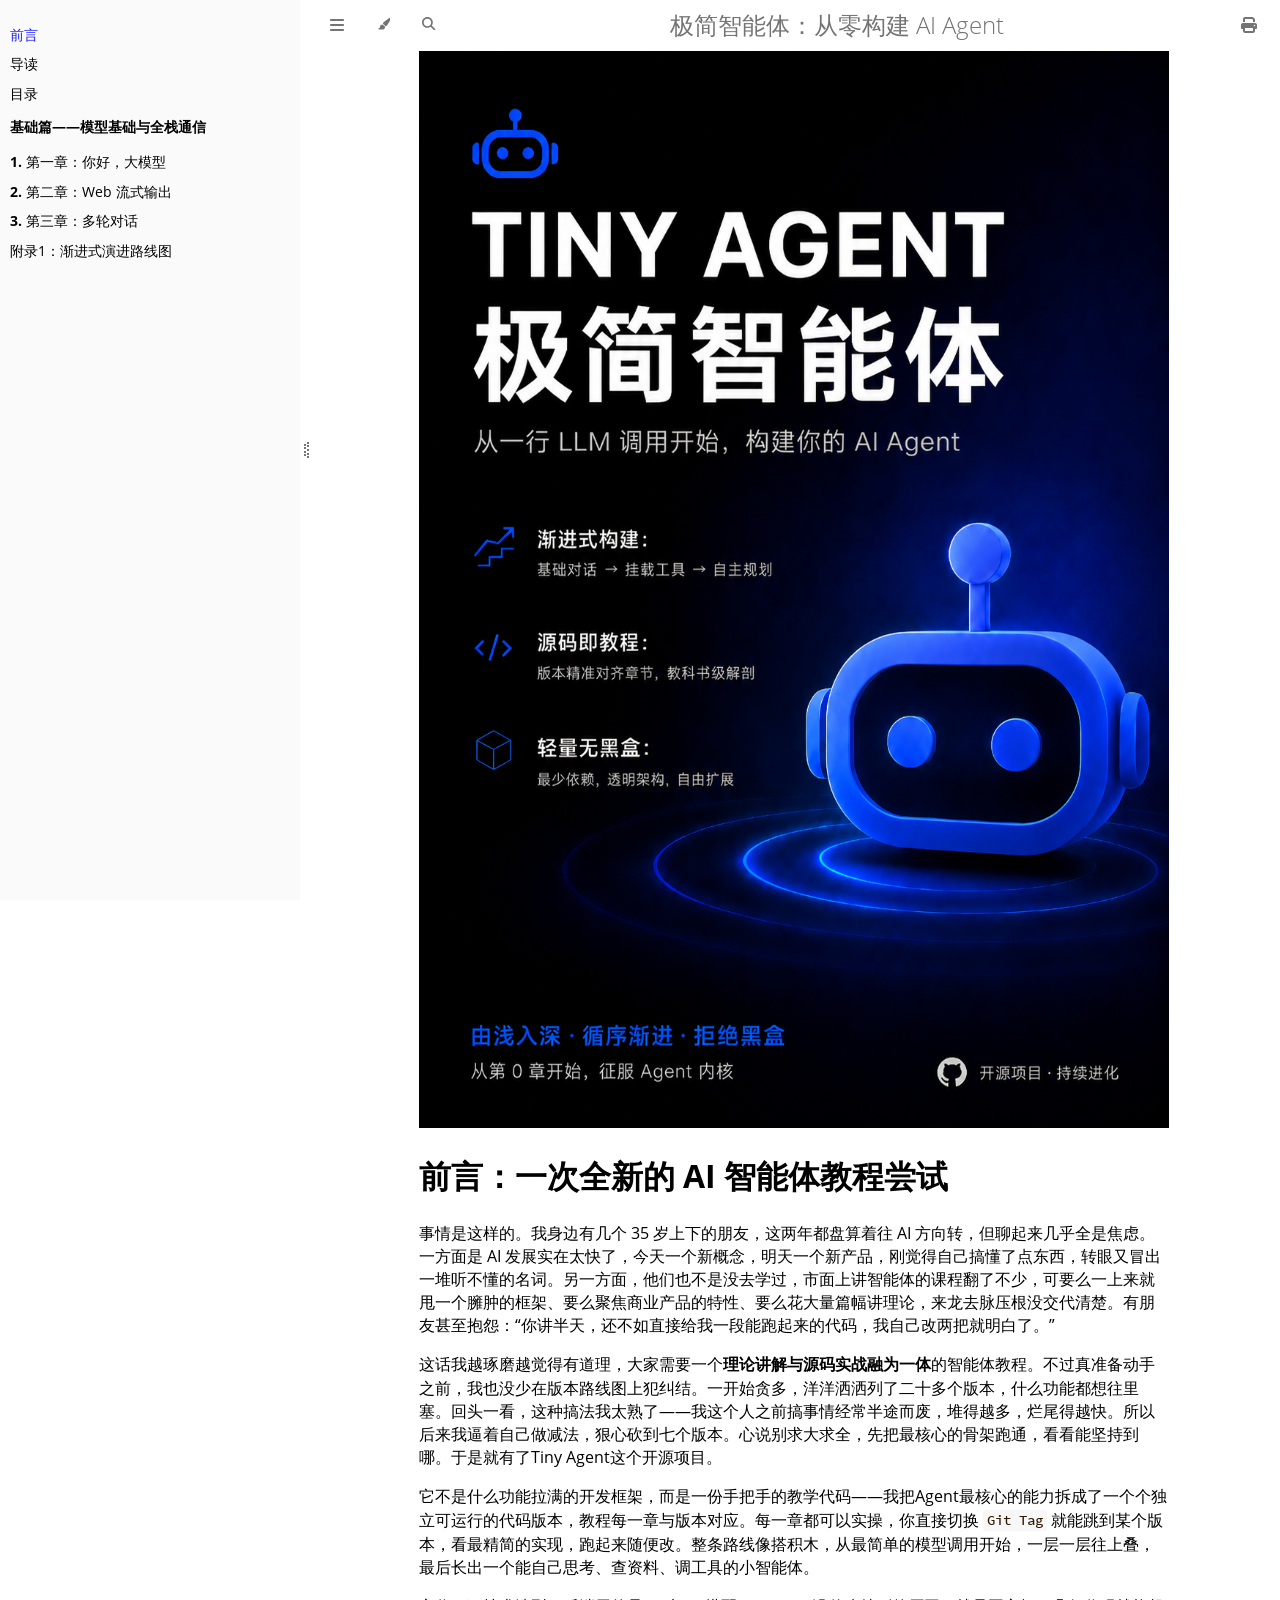
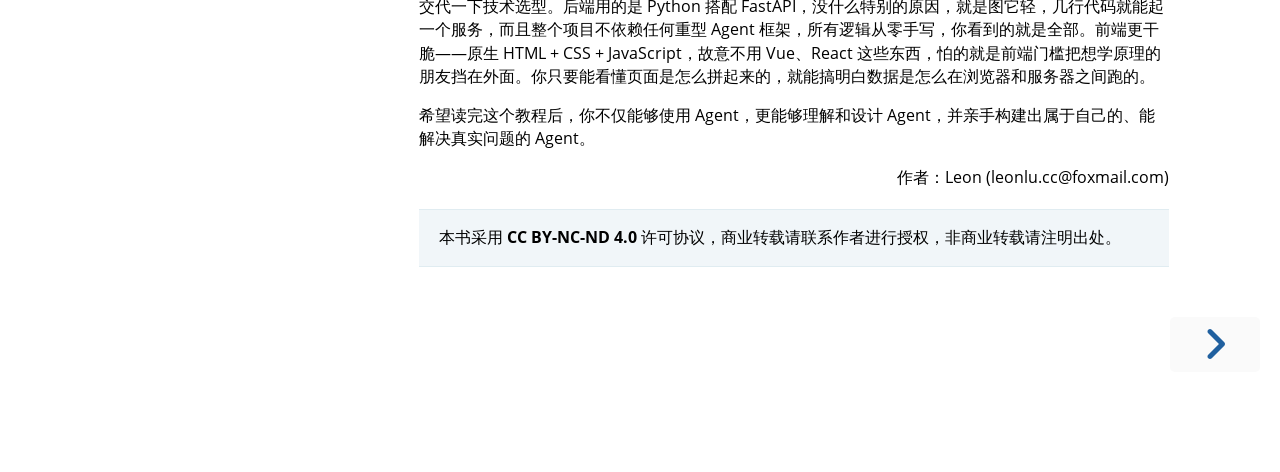
<file: index.html>
<!DOCTYPE HTML>
<html lang="cn" class="light sidebar-visible" dir="ltr">
    <head>
        <!-- Book generated using mdBook -->
        <meta charset="UTF-8">
        <title>前言 - 极简智能体：从零构建 AI Agent</title>


        <!-- Custom HTML head -->

        <meta name="description" content="">
        <meta name="viewport" content="width=device-width, initial-scale=1">
        <meta name="theme-color" content="#ffffff">

        <link rel="icon" href="favicon-de23e50b.svg">
        <link rel="shortcut icon" href="favicon-8114d1fc.png">
        <link rel="stylesheet" href="css/variables-8adf115d.css">
        <link rel="stylesheet" href="css/general-e96d0476.css">
        <link rel="stylesheet" href="css/chrome-d279d366.css">
        <link rel="stylesheet" href="css/print-9e4910d8.css" media="print">

        <!-- Fonts -->
        <link rel="stylesheet" href="fonts/fonts-9644e21d.css">

        <!-- Highlight.js Stylesheets -->
        <link rel="stylesheet" id="mdbook-highlight-css" href="highlight-493f70e1.css">
        <link rel="stylesheet" id="mdbook-tomorrow-night-css" href="tomorrow-night-4c0ae647.css">
        <link rel="stylesheet" id="mdbook-ayu-highlight-css" href="ayu-highlight-3fdfc3ac.css">

        <!-- Custom theme stylesheets -->


        <!-- Provide site root and default themes to javascript -->
        <script>
            const path_to_root = "";
            const default_light_theme = "light";
            const default_dark_theme = "navy";
            window.path_to_searchindex_js = "searchindex-98a4e933.js";
        </script>
        <!-- Start loading toc.js asap -->
        <script src="toc-7045e2fb.js"></script>
    </head>
    <body>
    <div id="mdbook-help-container">
        <div id="mdbook-help-popup">
            <h2 class="mdbook-help-title">Keyboard shortcuts</h2>
            <div>
                <p>Press <kbd>←</kbd> or <kbd>→</kbd> to navigate between chapters</p>
                <p>Press <kbd>S</kbd> or <kbd>/</kbd> to search in the book</p>
                <p>Press <kbd>?</kbd> to show this help</p>
                <p>Press <kbd>Esc</kbd> to hide this help</p>
            </div>
        </div>
    </div>
    <div id="mdbook-body-container">
        <!-- Work around some values being stored in localStorage wrapped in quotes -->
        <script>
            try {
                let theme = localStorage.getItem('mdbook-theme');
                let sidebar = localStorage.getItem('mdbook-sidebar');

                if (theme.startsWith('"') && theme.endsWith('"')) {
                    localStorage.setItem('mdbook-theme', theme.slice(1, theme.length - 1));
                }

                if (sidebar.startsWith('"') && sidebar.endsWith('"')) {
                    localStorage.setItem('mdbook-sidebar', sidebar.slice(1, sidebar.length - 1));
                }
            } catch (e) { }
        </script>

        <!-- Set the theme before any content is loaded, prevents flash -->
        <script>
            const default_theme = window.matchMedia("(prefers-color-scheme: dark)").matches ? default_dark_theme : default_light_theme;
            let theme;
            try { theme = localStorage.getItem('mdbook-theme'); } catch(e) { }
            if (theme === null || theme === undefined) { theme = default_theme; }
            const html = document.documentElement;
            html.classList.remove('light')
            html.classList.add(theme);
            html.classList.add("js");
        </script>

        <input type="checkbox" id="mdbook-sidebar-toggle-anchor" class="hidden">

        <!-- Hide / unhide sidebar before it is displayed -->
        <script>
            let sidebar = null;
            const sidebar_toggle = document.getElementById("mdbook-sidebar-toggle-anchor");
            if (document.body.clientWidth >= 1080) {
                try { sidebar = localStorage.getItem('mdbook-sidebar'); } catch(e) { }
                sidebar = sidebar || 'visible';
            } else {
                sidebar = 'hidden';
                sidebar_toggle.checked = false;
            }
            if (sidebar === 'visible') {
                sidebar_toggle.checked = true;
            } else {
                html.classList.remove('sidebar-visible');
            }
        </script>

        <nav id="mdbook-sidebar" class="sidebar" aria-label="Table of contents">
            <!-- populated by js -->
            <mdbook-sidebar-scrollbox class="sidebar-scrollbox"></mdbook-sidebar-scrollbox>
            <noscript>
                <iframe class="sidebar-iframe-outer" src="toc.html"></iframe>
            </noscript>
            <div id="mdbook-sidebar-resize-handle" class="sidebar-resize-handle">
                <div class="sidebar-resize-indicator"></div>
            </div>
        </nav>

        <div id="mdbook-page-wrapper" class="page-wrapper">

            <div class="page">
                <div id="mdbook-menu-bar-hover-placeholder"></div>
                <div id="mdbook-menu-bar" class="menu-bar sticky">
                    <div class="left-buttons">
                        <label id="mdbook-sidebar-toggle" class="icon-button" for="mdbook-sidebar-toggle-anchor" title="Toggle Table of Contents" aria-label="Toggle Table of Contents" aria-controls="mdbook-sidebar">
                            <span class=fa-svg><svg xmlns="http://www.w3.org/2000/svg" viewBox="0 0 448 512"><!--! Font Awesome Free 6.2.0 by @fontawesome - https://fontawesome.com License - https://fontawesome.com/license/free (Icons: CC BY 4.0, Fonts: SIL OFL 1.1, Code: MIT License) Copyright 2022 Fonticons, Inc. --><path d="M0 96C0 78.3 14.3 64 32 64H416c17.7 0 32 14.3 32 32s-14.3 32-32 32H32C14.3 128 0 113.7 0 96zM0 256c0-17.7 14.3-32 32-32H416c17.7 0 32 14.3 32 32s-14.3 32-32 32H32c-17.7 0-32-14.3-32-32zM448 416c0 17.7-14.3 32-32 32H32c-17.7 0-32-14.3-32-32s14.3-32 32-32H416c17.7 0 32 14.3 32 32z"/></svg></span>
                        </label>
                        <button id="mdbook-theme-toggle" class="icon-button" type="button" title="Change theme" aria-label="Change theme" aria-haspopup="true" aria-expanded="false" aria-controls="mdbook-theme-list">
                            <span class=fa-svg><svg xmlns="http://www.w3.org/2000/svg" viewBox="0 0 576 512"><!--! Font Awesome Free 6.2.0 by @fontawesome - https://fontawesome.com License - https://fontawesome.com/license/free (Icons: CC BY 4.0, Fonts: SIL OFL 1.1, Code: MIT License) Copyright 2022 Fonticons, Inc. --><path d="M371.3 367.1c27.3-3.9 51.9-19.4 67.2-42.9L600.2 74.1c12.6-19.5 9.4-45.3-7.6-61.2S549.7-4.4 531.1 9.6L294.4 187.2c-24 18-38.2 46.1-38.4 76.1L371.3 367.1zm-19.6 25.4l-116-104.4C175.9 290.3 128 339.6 128 400c0 3.9 .2 7.8 .6 11.6c1.8 17.5-10.2 36.4-27.8 36.4H96c-17.7 0-32 14.3-32 32s14.3 32 32 32H240c61.9 0 112-50.1 112-112c0-2.5-.1-5-.2-7.5z"/></svg></span>
                        </button>
                        <ul id="mdbook-theme-list" class="theme-popup" aria-label="Themes" role="menu">
                            <li role="none"><button role="menuitem" class="theme" id="mdbook-theme-default_theme">Auto</button></li>
                            <li role="none"><button role="menuitem" class="theme" id="mdbook-theme-light">Light</button></li>
                            <li role="none"><button role="menuitem" class="theme" id="mdbook-theme-rust">Rust</button></li>
                            <li role="none"><button role="menuitem" class="theme" id="mdbook-theme-coal">Coal</button></li>
                            <li role="none"><button role="menuitem" class="theme" id="mdbook-theme-navy">Navy</button></li>
                            <li role="none"><button role="menuitem" class="theme" id="mdbook-theme-ayu">Ayu</button></li>
                        </ul>
                        <button id="mdbook-search-toggle" class="icon-button" type="button" title="Search (`/`)" aria-label="Toggle Searchbar" aria-expanded="false" aria-keyshortcuts="/ s" aria-controls="mdbook-searchbar">
                            <span class=fa-svg><svg xmlns="http://www.w3.org/2000/svg" viewBox="0 0 512 512"><!--! Font Awesome Free 6.2.0 by @fontawesome - https://fontawesome.com License - https://fontawesome.com/license/free (Icons: CC BY 4.0, Fonts: SIL OFL 1.1, Code: MIT License) Copyright 2022 Fonticons, Inc. --><path d="M416 208c0 45.9-14.9 88.3-40 122.7L502.6 457.4c12.5 12.5 12.5 32.8 0 45.3s-32.8 12.5-45.3 0L330.7 376c-34.4 25.2-76.8 40-122.7 40C93.1 416 0 322.9 0 208S93.1 0 208 0S416 93.1 416 208zM208 352c79.5 0 144-64.5 144-144s-64.5-144-144-144S64 128.5 64 208s64.5 144 144 144z"/></svg></span>
                        </button>
                    </div>

                    <h1 class="menu-title">极简智能体：从零构建 AI Agent</h1>

                    <div class="right-buttons">
                        <a href="print.html" title="Print this book" aria-label="Print this book">
                            <span class=fa-svg id="print-button"><svg xmlns="http://www.w3.org/2000/svg" viewBox="0 0 512 512"><!--! Font Awesome Free 6.2.0 by @fontawesome - https://fontawesome.com License - https://fontawesome.com/license/free (Icons: CC BY 4.0, Fonts: SIL OFL 1.1, Code: MIT License) Copyright 2022 Fonticons, Inc. --><path d="M128 0C92.7 0 64 28.7 64 64v96h64V64H354.7L384 93.3V160h64V93.3c0-17-6.7-33.3-18.7-45.3L400 18.7C388 6.7 371.7 0 354.7 0H128zM384 352v32 64H128V384 368 352H384zm64 32h32c17.7 0 32-14.3 32-32V256c0-35.3-28.7-64-64-64H64c-35.3 0-64 28.7-64 64v96c0 17.7 14.3 32 32 32H64v64c0 35.3 28.7 64 64 64H384c35.3 0 64-28.7 64-64V384zm-16-88c-13.3 0-24-10.7-24-24s10.7-24 24-24s24 10.7 24 24s-10.7 24-24 24z"/></svg></span>
                        </a>

                    </div>
                </div>

                <div id="mdbook-search-wrapper" class="hidden">
                    <form id="mdbook-searchbar-outer" class="searchbar-outer">
                        <div class="search-wrapper">
                            <input type="search" id="mdbook-searchbar" name="searchbar" placeholder="Search this book ..." aria-controls="mdbook-searchresults-outer" aria-describedby="searchresults-header">
                            <div class="spinner-wrapper">
                                <span class=fa-svg id="fa-spin"><svg xmlns="http://www.w3.org/2000/svg" viewBox="0 0 512 512"><!--! Font Awesome Free 6.2.0 by @fontawesome - https://fontawesome.com License - https://fontawesome.com/license/free (Icons: CC BY 4.0, Fonts: SIL OFL 1.1, Code: MIT License) Copyright 2022 Fonticons, Inc. --><path d="M304 48c0-26.5-21.5-48-48-48s-48 21.5-48 48s21.5 48 48 48s48-21.5 48-48zm0 416c0-26.5-21.5-48-48-48s-48 21.5-48 48s21.5 48 48 48s48-21.5 48-48zM48 304c26.5 0 48-21.5 48-48s-21.5-48-48-48s-48 21.5-48 48s21.5 48 48 48zm464-48c0-26.5-21.5-48-48-48s-48 21.5-48 48s21.5 48 48 48s48-21.5 48-48zM142.9 437c18.7-18.7 18.7-49.1 0-67.9s-49.1-18.7-67.9 0s-18.7 49.1 0 67.9s49.1 18.7 67.9 0zm0-294.2c18.7-18.7 18.7-49.1 0-67.9S93.7 56.2 75 75s-18.7 49.1 0 67.9s49.1 18.7 67.9 0zM369.1 437c18.7 18.7 49.1 18.7 67.9 0s18.7-49.1 0-67.9s-49.1-18.7-67.9 0s-18.7 49.1 0 67.9z"/></svg></span>
                            </div>
                        </div>
                    </form>
                    <div id="mdbook-searchresults-outer" class="searchresults-outer hidden">
                        <div id="mdbook-searchresults-header" class="searchresults-header"></div>
                        <ul id="mdbook-searchresults">
                        </ul>
                    </div>
                </div>

                <!-- Apply ARIA attributes after the sidebar and the sidebar toggle button are added to the DOM -->
                <script>
                    document.getElementById('mdbook-sidebar-toggle').setAttribute('aria-expanded', sidebar === 'visible');
                    document.getElementById('mdbook-sidebar').setAttribute('aria-hidden', sidebar !== 'visible');
                    Array.from(document.querySelectorAll('#mdbook-sidebar a')).forEach(function(link) {
                        link.setAttribute('tabIndex', sidebar === 'visible' ? 0 : -1);
                    });
                </script>

                <div id="mdbook-content" class="content">
                    <main>
                        <!-- 封面图容器 -->
<div class="pdf-cover">
    <img src="images/cover.png" alt="Book Cover" />
</div>

<!-- 强制 PDF 在此处分页，使后面的正文从第二页开始 -->
<div style="page-break-before: always;"></div>

<h1 id="前言一次全新的-ai-智能体教程尝试"><a class="header" href="#前言一次全新的-ai-智能体教程尝试">前言：一次全新的 AI 智能体教程尝试</a></h1>
<p>事情是这样的。我身边有几个 35 岁上下的朋友，这两年都盘算着往 AI 方向转，但聊起来几乎全是焦虑。一方面是 AI 发展实在太快了，今天一个新概念，明天一个新产品，刚觉得自己搞懂了点东西，转眼又冒出一堆听不懂的名词。另一方面，他们也不是没去学过，市面上讲智能体的课程翻了不少，可要么一上来就甩一个臃肿的框架、要么聚焦商业产品的特性、要么花大量篇幅讲理论，来龙去脉压根没交代清楚。有朋友甚至抱怨：“你讲半天，还不如直接给我一段能跑起来的代码，我自己改两把就明白了。”</p>
<p>这话我越琢磨越觉得有道理，大家需要一个<strong>理论讲解与源码实战融为一体</strong>的智能体教程。不过真准备动手之前，我也没少在版本路线图上犯纠结。一开始贪多，洋洋洒洒列了二十多个版本，什么功能都想往里塞。回头一看，这种搞法我太熟了——我这个人之前搞事情经常半途而废，堆得越多，烂尾得越快。所以后来我逼着自己做减法，狠心砍到七个版本。心说别求大求全，先把最核心的骨架跑通，看看能坚持到哪。于是就有了Tiny Agent这个开源项目。</p>
<p>它不是什么功能拉满的开发框架，而是一份手把手的教学代码——我把Agent最核心的能力拆成了一个个独立可运行的代码版本，教程每一章与版本对应。每一章都可以实操，你直接切换 <code>Git Tag</code> 就能跳到某个版本，看最精简的实现，跑起来随便改。整条路线像搭积木，从最简单的模型调用开始，一层一层往上叠，最后长出一个能自己思考、查资料、调工具的小智能体。</p>
<p>交代一下技术选型。后端用的是 Python 搭配 FastAPI，没什么特别的原因，就是图它轻，几行代码就能起一个服务，而且整个项目不依赖任何重型 Agent 框架，所有逻辑从零手写，你看到的就是全部。前端更干脆——原生 HTML + CSS + JavaScript，故意不用 Vue、React 这些东西，怕的就是前端门槛把想学原理的朋友挡在外面。你只要能看懂页面是怎么拼起来的，就能搞明白数据是怎么在浏览器和服务器之间跑的。</p>
<p>希望读完这个教程后，你不仅能够使用 Agent，更能够理解和设计 Agent，并亲手构建出属于自己的、能解决真实问题的 Agent。</p>
<p align="right">作者：Leon (leonlu.cc@foxmail.com)</p>

<blockquote>
<p>本书采用 <strong>CC BY-NC-ND 4.0</strong> 许可协议，商业转载请联系作者进行授权，非商业转载请注明出处。</p>
</blockquote>

                    </main>

                    <nav class="nav-wrapper" aria-label="Page navigation">
                        <!-- Mobile navigation buttons -->

                            <a rel="next prefetch" href="introduction.html" class="mobile-nav-chapters next" title="Next chapter" aria-label="Next chapter" aria-keyshortcuts="Right">
                                <span class=fa-svg><svg xmlns="http://www.w3.org/2000/svg" viewBox="0 0 320 512"><!--! Font Awesome Free 6.2.0 by @fontawesome - https://fontawesome.com License - https://fontawesome.com/license/free (Icons: CC BY 4.0, Fonts: SIL OFL 1.1, Code: MIT License) Copyright 2022 Fonticons, Inc. --><path d="M278.6 233.4c12.5 12.5 12.5 32.8 0 45.3l-160 160c-12.5 12.5-32.8 12.5-45.3 0s-12.5-32.8 0-45.3L210.7 256 73.4 118.6c-12.5-12.5-12.5-32.8 0-45.3s32.8-12.5 45.3 0l160 160z"/></svg></span>
                            </a>

                        <div style="clear: both"></div>
                    </nav>
                </div>
            </div>

            <nav class="nav-wide-wrapper" aria-label="Page navigation">

                    <a rel="next prefetch" href="introduction.html" class="nav-chapters next" title="Next chapter" aria-label="Next chapter" aria-keyshortcuts="Right">
                        <span class=fa-svg><svg xmlns="http://www.w3.org/2000/svg" viewBox="0 0 320 512"><!--! Font Awesome Free 6.2.0 by @fontawesome - https://fontawesome.com License - https://fontawesome.com/license/free (Icons: CC BY 4.0, Fonts: SIL OFL 1.1, Code: MIT License) Copyright 2022 Fonticons, Inc. --><path d="M278.6 233.4c12.5 12.5 12.5 32.8 0 45.3l-160 160c-12.5 12.5-32.8 12.5-45.3 0s-12.5-32.8 0-45.3L210.7 256 73.4 118.6c-12.5-12.5-12.5-32.8 0-45.3s32.8-12.5 45.3 0l160 160z"/></svg></span>
                    </a>
            </nav>

        </div>

        <template id=fa-eye><span class=fa-svg><svg xmlns="http://www.w3.org/2000/svg" viewBox="0 0 576 512"><!--! Font Awesome Free 6.2.0 by @fontawesome - https://fontawesome.com License - https://fontawesome.com/license/free (Icons: CC BY 4.0, Fonts: SIL OFL 1.1, Code: MIT License) Copyright 2022 Fonticons, Inc. --><path d="M288 32c-80.8 0-145.5 36.8-192.6 80.6C48.6 156 17.3 208 2.5 243.7c-3.3 7.9-3.3 16.7 0 24.6C17.3 304 48.6 356 95.4 399.4C142.5 443.2 207.2 480 288 480s145.5-36.8 192.6-80.6c46.8-43.5 78.1-95.4 93-131.1c3.3-7.9 3.3-16.7 0-24.6c-14.9-35.7-46.2-87.7-93-131.1C433.5 68.8 368.8 32 288 32zM432 256c0 79.5-64.5 144-144 144s-144-64.5-144-144s64.5-144 144-144s144 64.5 144 144zM288 192c0 35.3-28.7 64-64 64c-11.5 0-22.3-3-31.6-8.4c-.2 2.8-.4 5.5-.4 8.4c0 53 43 96 96 96s96-43 96-96s-43-96-96-96c-2.8 0-5.6 .1-8.4 .4c5.3 9.3 8.4 20.1 8.4 31.6z"/></svg></span></template>
        <template id=fa-eye-slash><span class=fa-svg><svg xmlns="http://www.w3.org/2000/svg" viewBox="0 0 640 512"><!--! Font Awesome Free 6.2.0 by @fontawesome - https://fontawesome.com License - https://fontawesome.com/license/free (Icons: CC BY 4.0, Fonts: SIL OFL 1.1, Code: MIT License) Copyright 2022 Fonticons, Inc. --><path d="M38.8 5.1C28.4-3.1 13.3-1.2 5.1 9.2S-1.2 34.7 9.2 42.9l592 464c10.4 8.2 25.5 6.3 33.7-4.1s6.3-25.5-4.1-33.7L525.6 386.7c39.6-40.6 66.4-86.1 79.9-118.4c3.3-7.9 3.3-16.7 0-24.6c-14.9-35.7-46.2-87.7-93-131.1C465.5 68.8 400.8 32 320 32c-68.2 0-125 26.3-169.3 60.8L38.8 5.1zM223.1 149.5C248.6 126.2 282.7 112 320 112c79.5 0 144 64.5 144 144c0 24.9-6.3 48.3-17.4 68.7L408 294.5c5.2-11.8 8-24.8 8-38.5c0-53-43-96-96-96c-2.8 0-5.6 .1-8.4 .4c5.3 9.3 8.4 20.1 8.4 31.6c0 10.2-2.4 19.8-6.6 28.3l-90.3-70.8zm223.1 298L373 389.9c-16.4 6.5-34.3 10.1-53 10.1c-79.5 0-144-64.5-144-144c0-6.9 .5-13.6 1.4-20.2L83.1 161.5C60.3 191.2 44 220.8 34.5 243.7c-3.3 7.9-3.3 16.7 0 24.6c14.9 35.7 46.2 87.7 93 131.1C174.5 443.2 239.2 480 320 480c47.8 0 89.9-12.9 126.2-32.5z"/></svg></span></template>
        <template id=fa-copy><span class=fa-svg><svg xmlns="http://www.w3.org/2000/svg" viewBox="0 0 512 512"><!--! Font Awesome Free 6.2.0 by @fontawesome - https://fontawesome.com License - https://fontawesome.com/license/free (Icons: CC BY 4.0, Fonts: SIL OFL 1.1, Code: MIT License) Copyright 2022 Fonticons, Inc. --><path d="M502.6 70.63l-61.25-61.25C435.4 3.371 427.2 0 418.7 0H255.1c-35.35 0-64 28.66-64 64l.0195 256C192 355.4 220.7 384 256 384h192c35.2 0 64-28.8 64-64V93.25C512 84.77 508.6 76.63 502.6 70.63zM464 320c0 8.836-7.164 16-16 16H255.1c-8.838 0-16-7.164-16-16L239.1 64.13c0-8.836 7.164-16 16-16h128L384 96c0 17.67 14.33 32 32 32h47.1V320zM272 448c0 8.836-7.164 16-16 16H63.1c-8.838 0-16-7.164-16-16L47.98 192.1c0-8.836 7.164-16 16-16H160V128H63.99c-35.35 0-64 28.65-64 64l.0098 256C.002 483.3 28.66 512 64 512h192c35.2 0 64-28.8 64-64v-32h-47.1L272 448z"/></svg></span></template>
        <template id=fa-play><span class=fa-svg><svg xmlns="http://www.w3.org/2000/svg" viewBox="0 0 384 512"><!--! Font Awesome Free 6.2.0 by @fontawesome - https://fontawesome.com License - https://fontawesome.com/license/free (Icons: CC BY 4.0, Fonts: SIL OFL 1.1, Code: MIT License) Copyright 2022 Fonticons, Inc. --><path d="M73 39c-14.8-9.1-33.4-9.4-48.5-.9S0 62.6 0 80V432c0 17.4 9.4 33.4 24.5 41.9s33.7 8.1 48.5-.9L361 297c14.3-8.7 23-24.2 23-41s-8.7-32.2-23-41L73 39z"/></svg></span></template>
        <template id=fa-clock-rotate-left><span class=fa-svg><svg xmlns="http://www.w3.org/2000/svg" viewBox="0 0 512 512"><!--! Font Awesome Free 6.2.0 by @fontawesome - https://fontawesome.com License - https://fontawesome.com/license/free (Icons: CC BY 4.0, Fonts: SIL OFL 1.1, Code: MIT License) Copyright 2022 Fonticons, Inc. --><path d="M75 75L41 41C25.9 25.9 0 36.6 0 57.9V168c0 13.3 10.7 24 24 24H134.1c21.4 0 32.1-25.9 17-41l-30.8-30.8C155 85.5 203 64 256 64c106 0 192 86 192 192s-86 192-192 192c-40.8 0-78.6-12.7-109.7-34.4c-14.5-10.1-34.4-6.6-44.6 7.9s-6.6 34.4 7.9 44.6C151.2 495 201.7 512 256 512c141.4 0 256-114.6 256-256S397.4 0 256 0C185.3 0 121.3 28.7 75 75zm181 53c-13.3 0-24 10.7-24 24V256c0 6.4 2.5 12.5 7 17l72 72c9.4 9.4 24.6 9.4 33.9 0s9.4-24.6 0-33.9l-65-65V152c0-13.3-10.7-24-24-24z"/></svg></span></template>



        <script>
            window.playground_copyable = true;
        </script>


        <script src="elasticlunr-ef4e11c1.min.js"></script>
        <script src="mark-09e88c2c.min.js"></script>
        <script src="searcher-09f2665d.js"></script>

        <script src="clipboard-1626706a.min.js"></script>
        <script src="highlight-abc7f01d.js"></script>
        <script src="book-609e4cb8.js"></script>

        <!-- Custom JS scripts -->
        <script src="mermaid-eefea253.min.js"></script>
        <script src="mermaid-init-ccf746f1.js"></script>



    </div>
    </body>
</html>
</file>
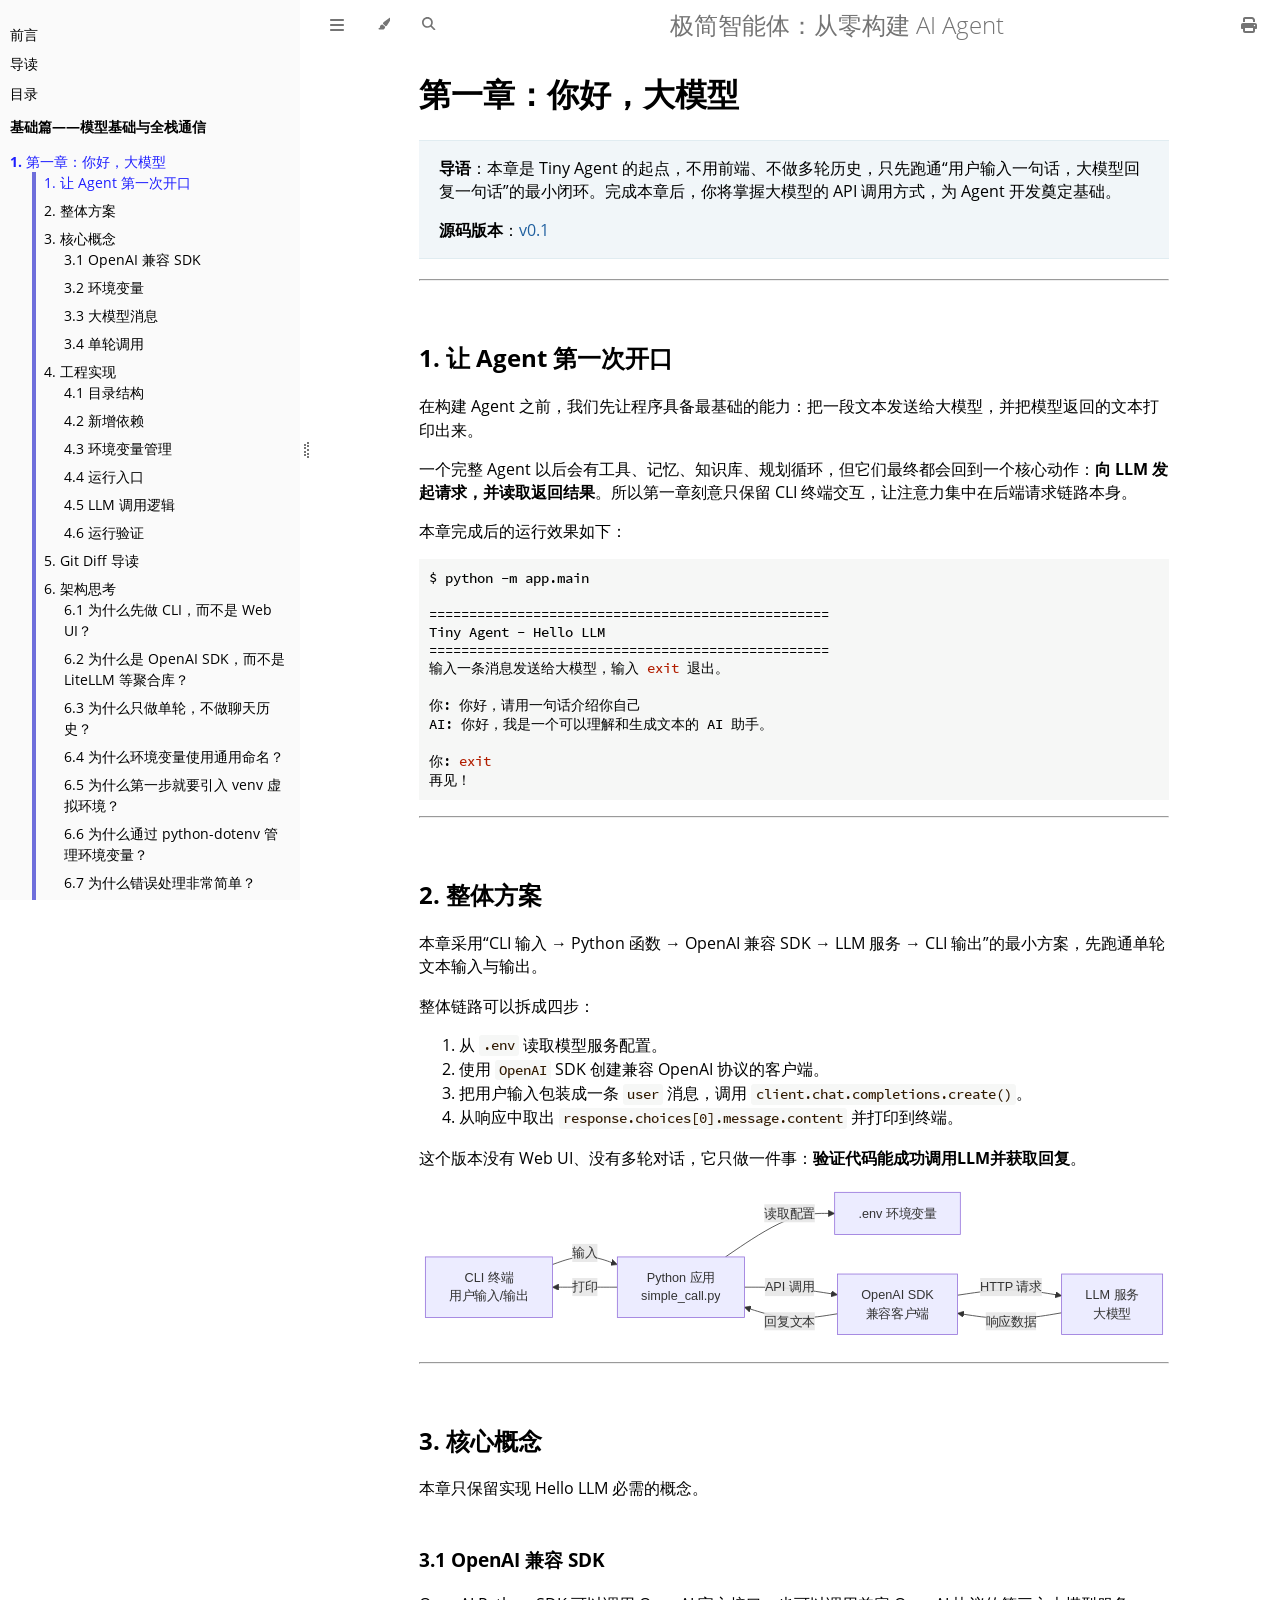
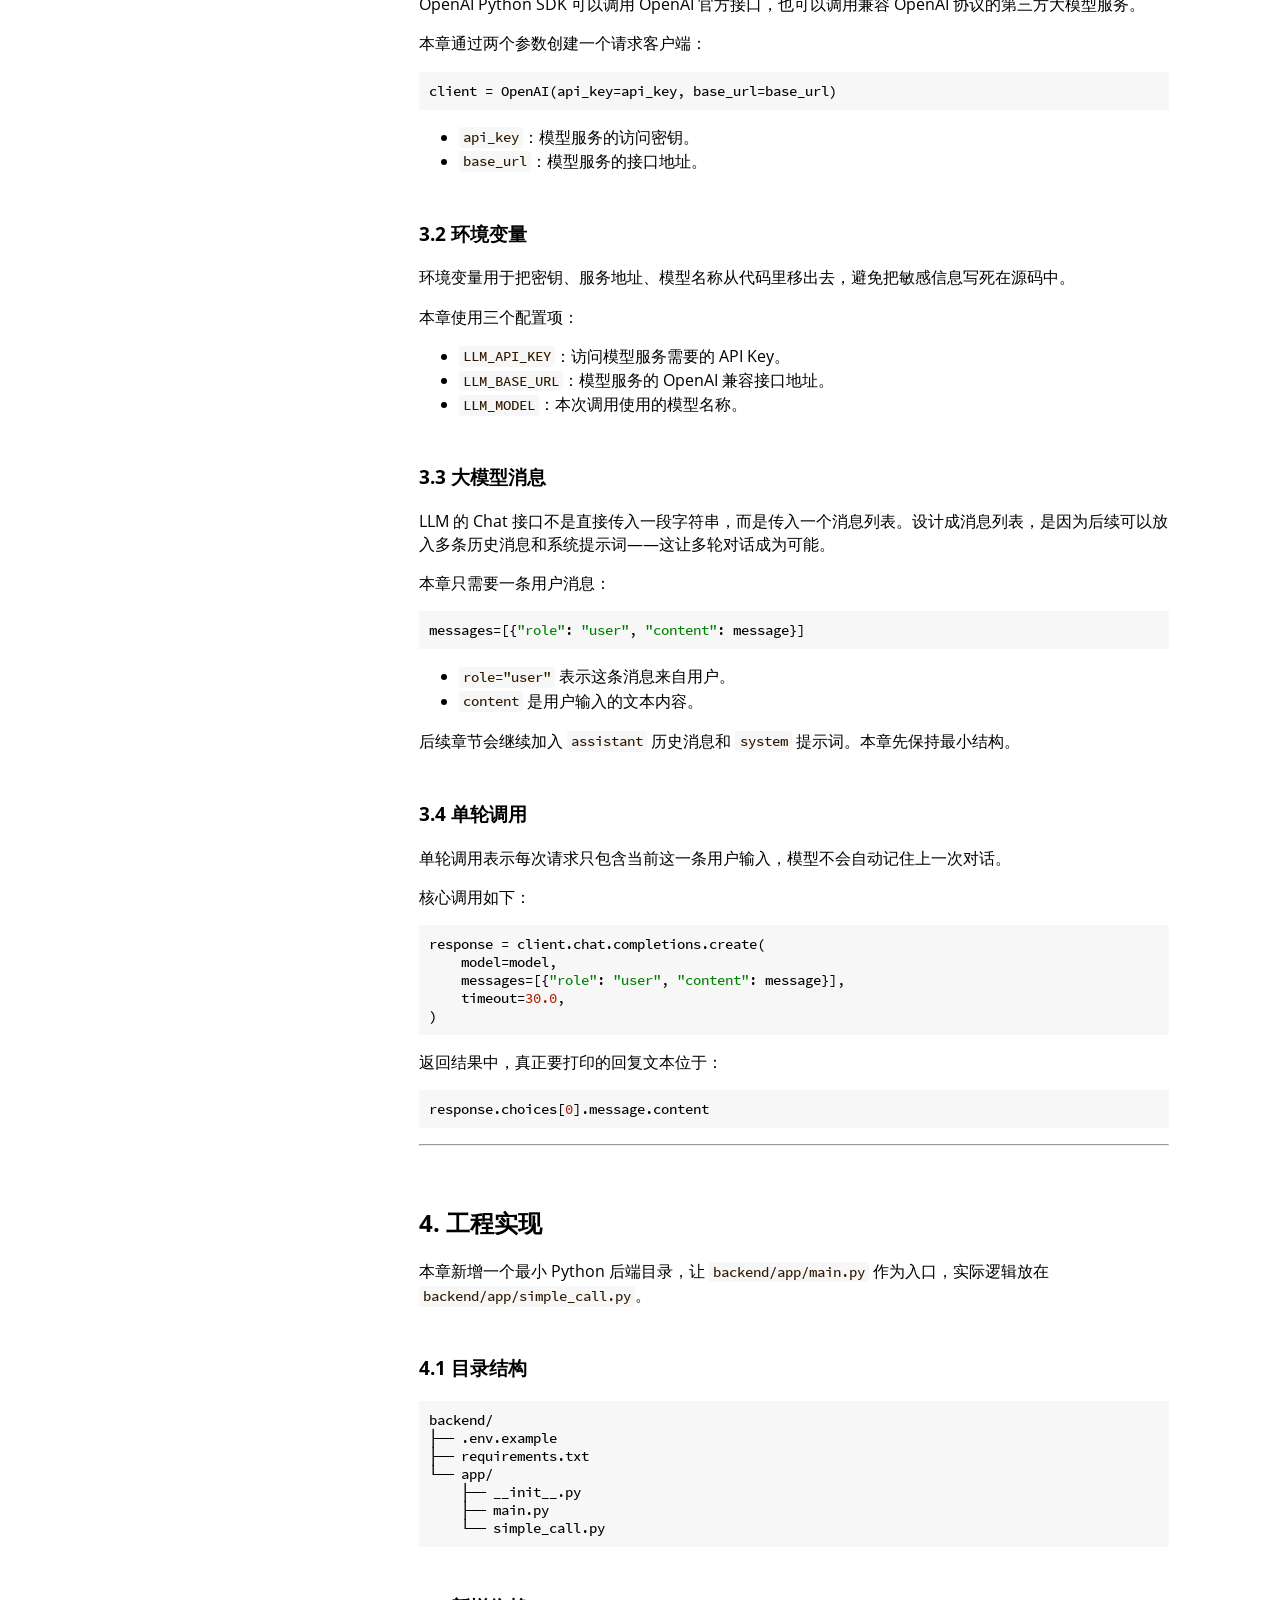
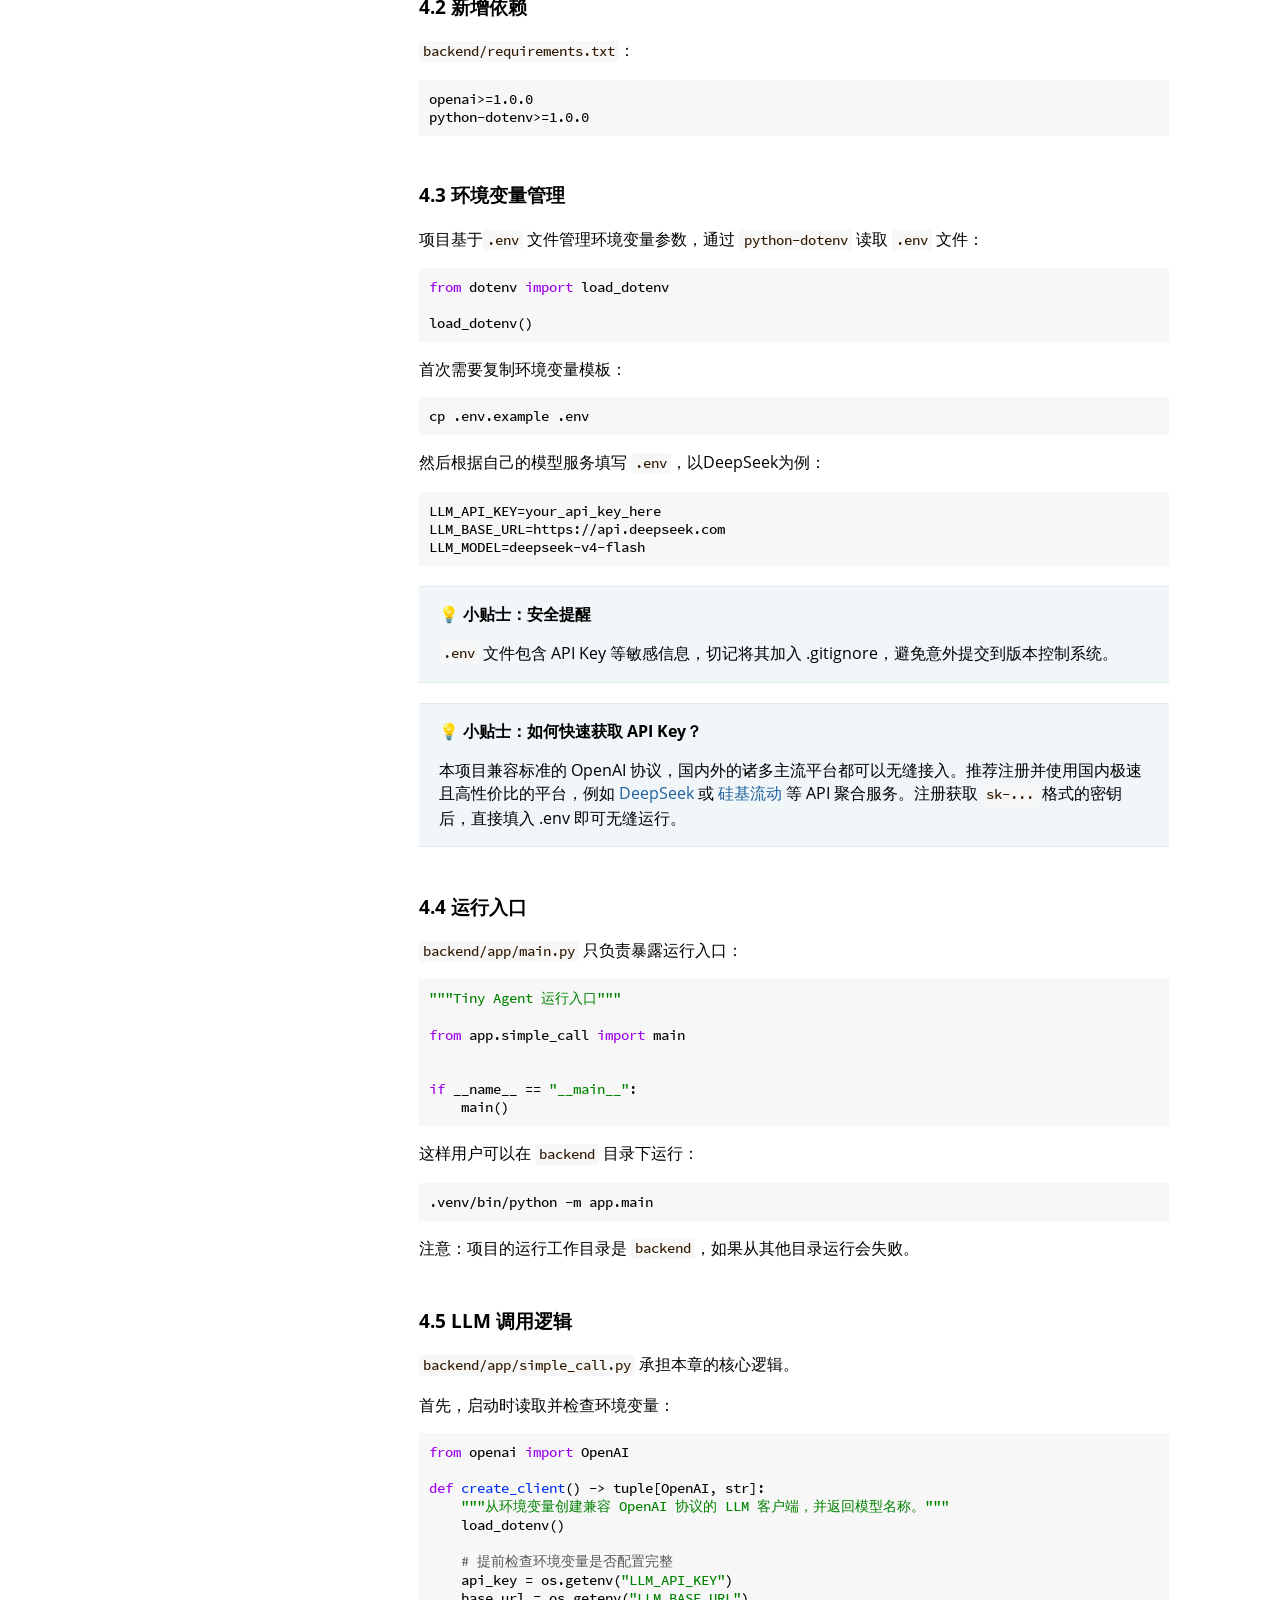
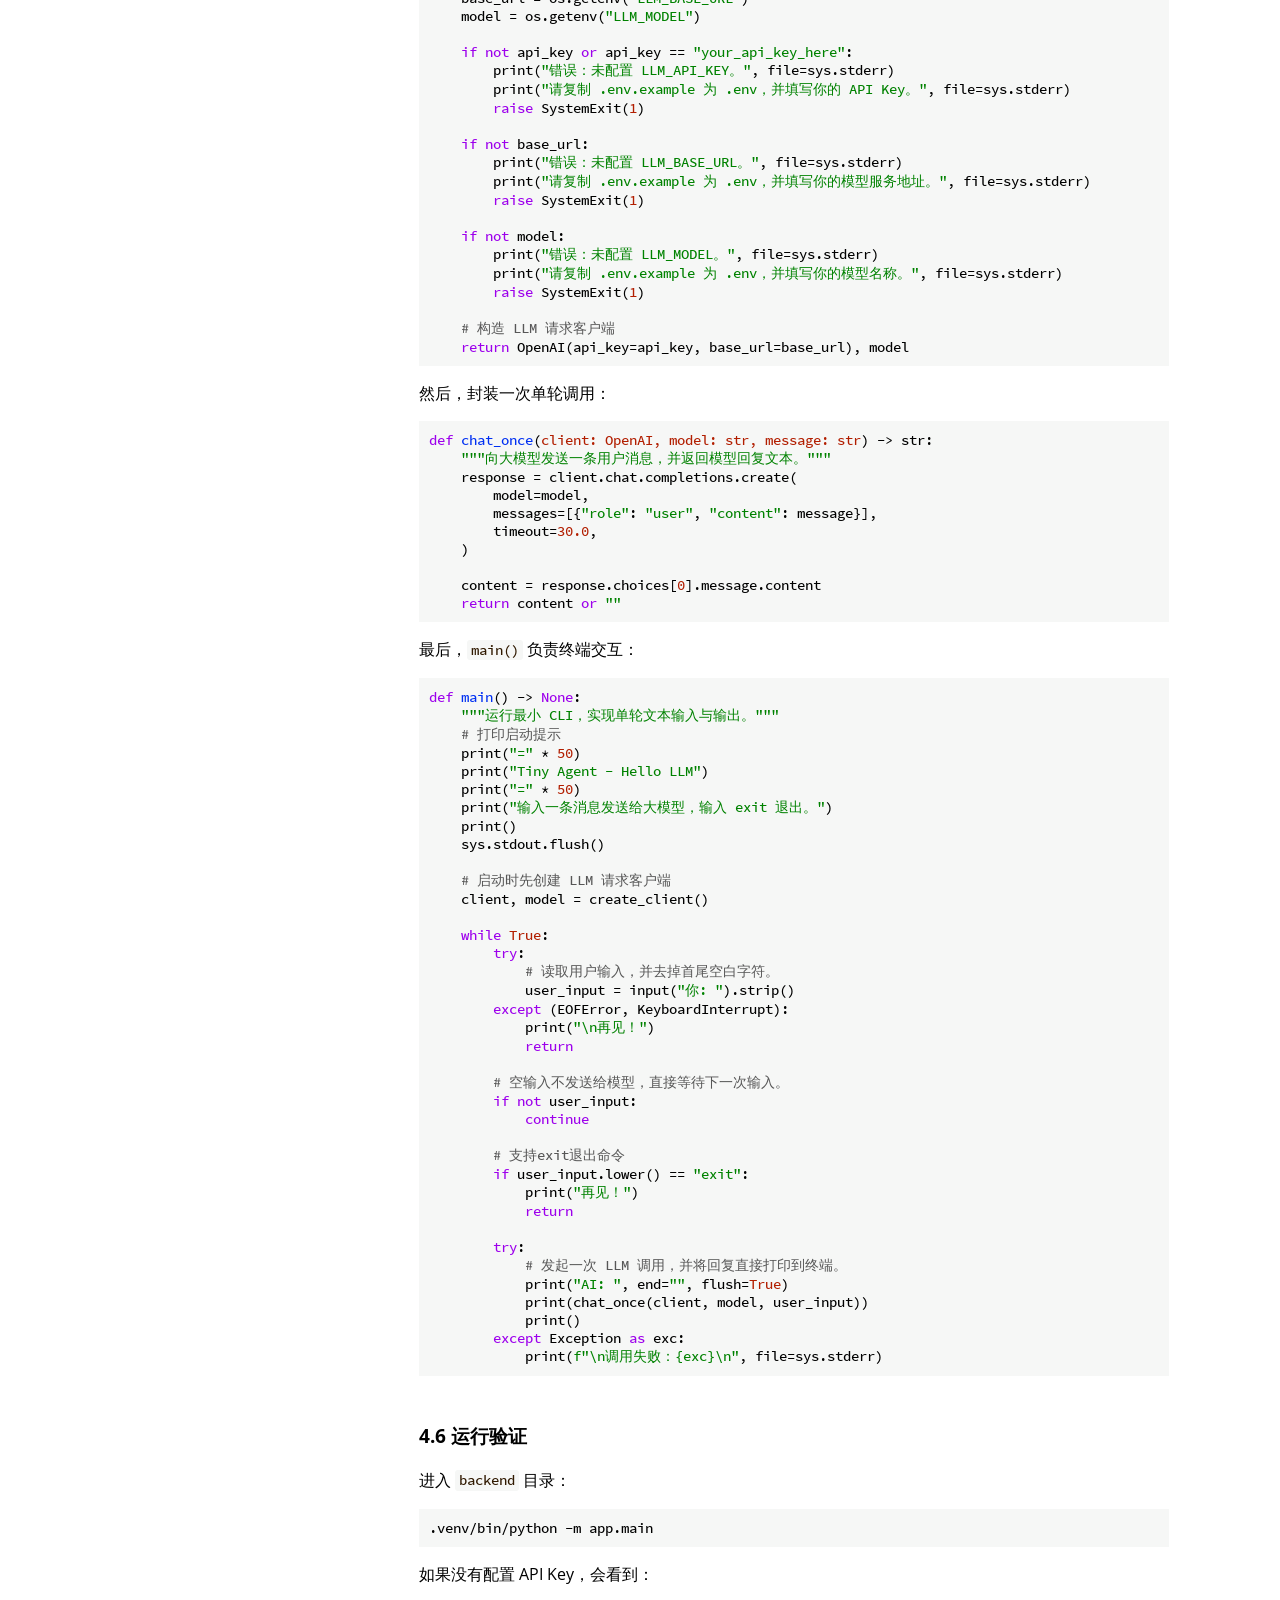
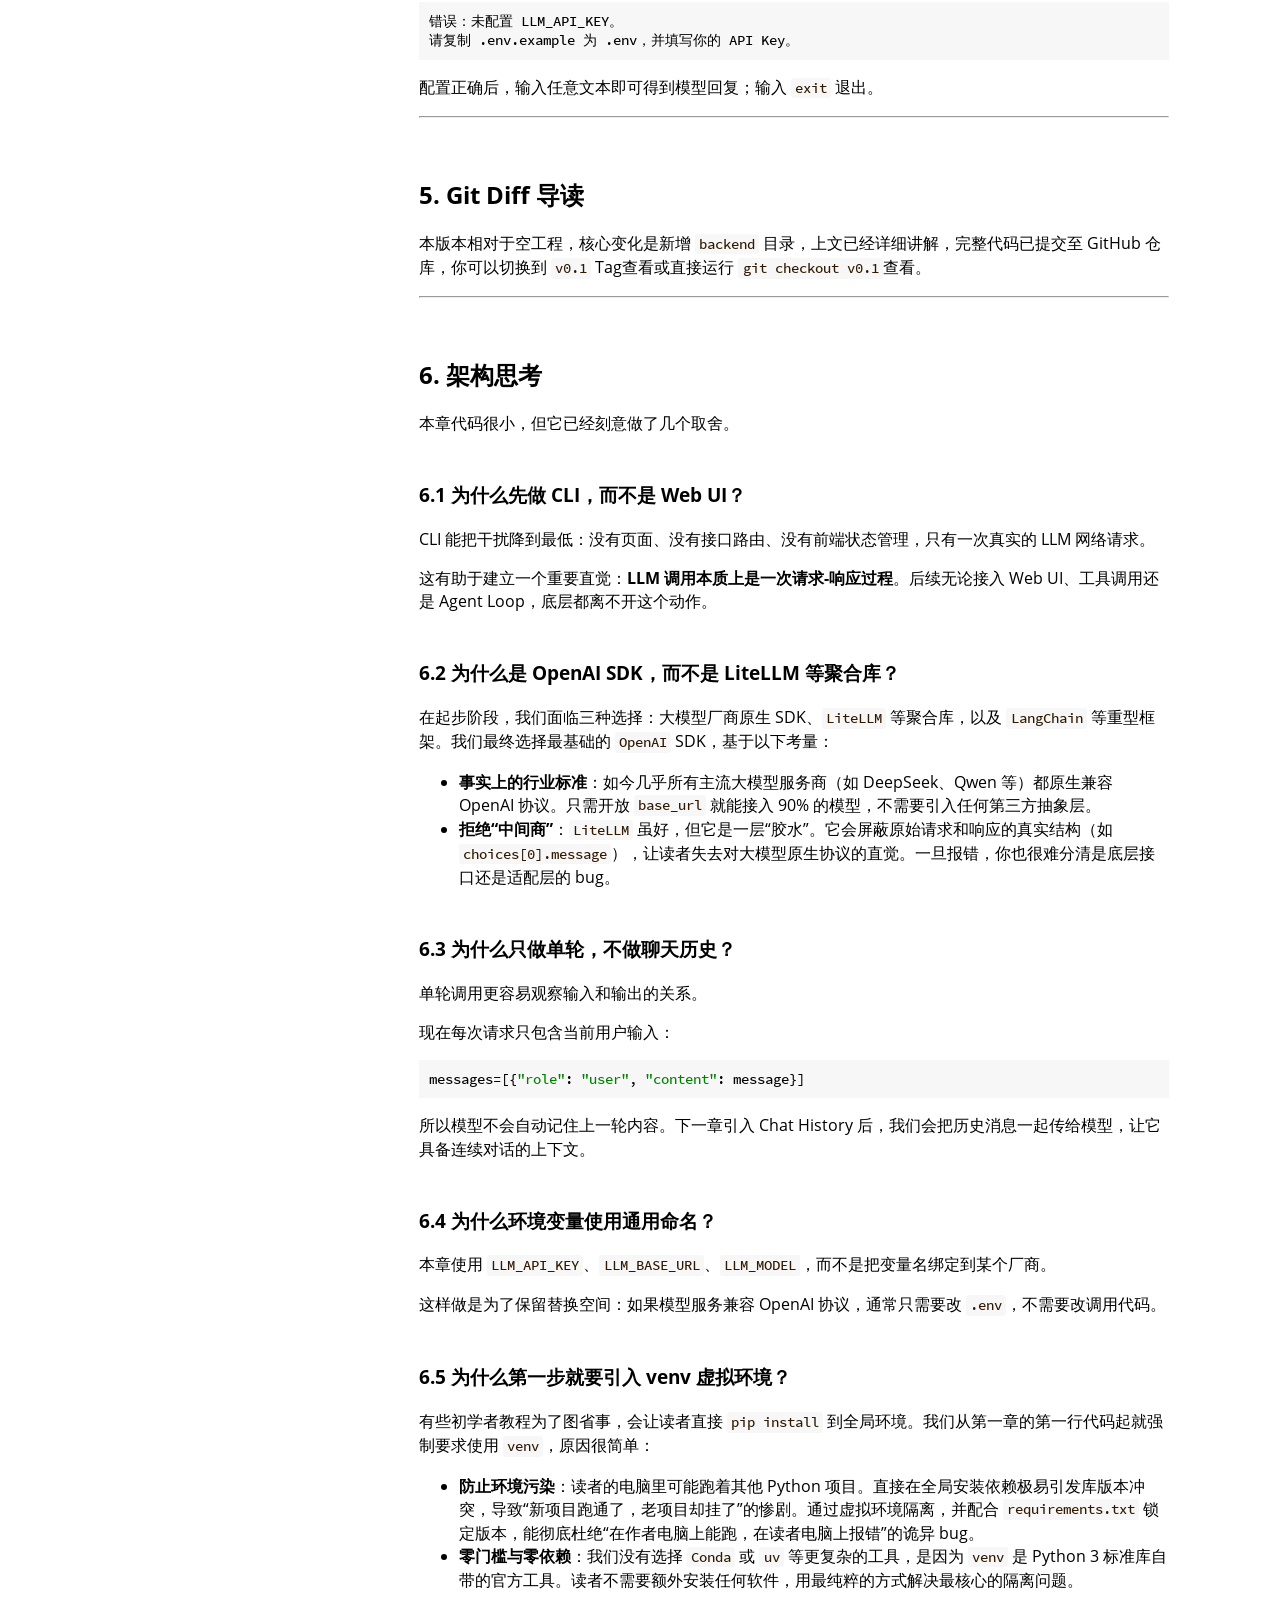
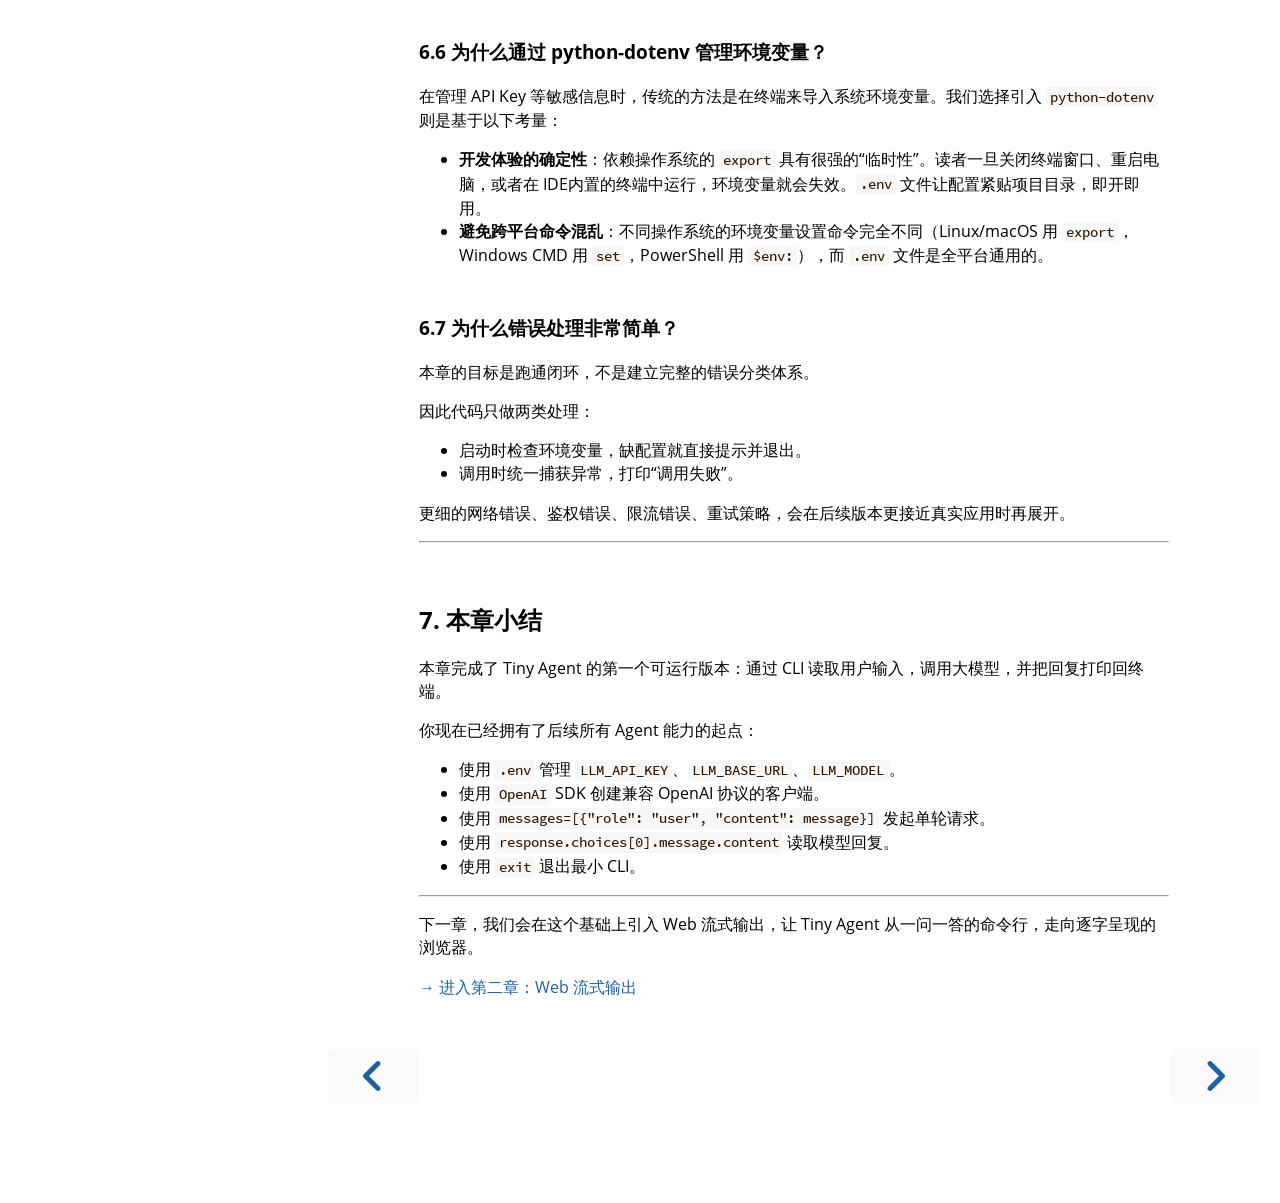
<file: chapter_01.html>
<!DOCTYPE HTML>
<html lang="cn" class="light sidebar-visible" dir="ltr">
    <head>
        <!-- Book generated using mdBook -->
        <meta charset="UTF-8">
        <title>第一章：你好，大模型 - 极简智能体：从零构建 AI Agent</title>


        <!-- Custom HTML head -->

        <meta name="description" content="">
        <meta name="viewport" content="width=device-width, initial-scale=1">
        <meta name="theme-color" content="#ffffff">

        <link rel="icon" href="favicon-de23e50b.svg">
        <link rel="shortcut icon" href="favicon-8114d1fc.png">
        <link rel="stylesheet" href="css/variables-8adf115d.css">
        <link rel="stylesheet" href="css/general-e96d0476.css">
        <link rel="stylesheet" href="css/chrome-d279d366.css">
        <link rel="stylesheet" href="css/print-9e4910d8.css" media="print">

        <!-- Fonts -->
        <link rel="stylesheet" href="fonts/fonts-9644e21d.css">

        <!-- Highlight.js Stylesheets -->
        <link rel="stylesheet" id="mdbook-highlight-css" href="highlight-493f70e1.css">
        <link rel="stylesheet" id="mdbook-tomorrow-night-css" href="tomorrow-night-4c0ae647.css">
        <link rel="stylesheet" id="mdbook-ayu-highlight-css" href="ayu-highlight-3fdfc3ac.css">

        <!-- Custom theme stylesheets -->


        <!-- Provide site root and default themes to javascript -->
        <script>
            const path_to_root = "";
            const default_light_theme = "light";
            const default_dark_theme = "navy";
            window.path_to_searchindex_js = "searchindex-98a4e933.js";
        </script>
        <!-- Start loading toc.js asap -->
        <script src="toc-7045e2fb.js"></script>
    </head>
    <body>
    <div id="mdbook-help-container">
        <div id="mdbook-help-popup">
            <h2 class="mdbook-help-title">Keyboard shortcuts</h2>
            <div>
                <p>Press <kbd>←</kbd> or <kbd>→</kbd> to navigate between chapters</p>
                <p>Press <kbd>S</kbd> or <kbd>/</kbd> to search in the book</p>
                <p>Press <kbd>?</kbd> to show this help</p>
                <p>Press <kbd>Esc</kbd> to hide this help</p>
            </div>
        </div>
    </div>
    <div id="mdbook-body-container">
        <!-- Work around some values being stored in localStorage wrapped in quotes -->
        <script>
            try {
                let theme = localStorage.getItem('mdbook-theme');
                let sidebar = localStorage.getItem('mdbook-sidebar');

                if (theme.startsWith('"') && theme.endsWith('"')) {
                    localStorage.setItem('mdbook-theme', theme.slice(1, theme.length - 1));
                }

                if (sidebar.startsWith('"') && sidebar.endsWith('"')) {
                    localStorage.setItem('mdbook-sidebar', sidebar.slice(1, sidebar.length - 1));
                }
            } catch (e) { }
        </script>

        <!-- Set the theme before any content is loaded, prevents flash -->
        <script>
            const default_theme = window.matchMedia("(prefers-color-scheme: dark)").matches ? default_dark_theme : default_light_theme;
            let theme;
            try { theme = localStorage.getItem('mdbook-theme'); } catch(e) { }
            if (theme === null || theme === undefined) { theme = default_theme; }
            const html = document.documentElement;
            html.classList.remove('light')
            html.classList.add(theme);
            html.classList.add("js");
        </script>

        <input type="checkbox" id="mdbook-sidebar-toggle-anchor" class="hidden">

        <!-- Hide / unhide sidebar before it is displayed -->
        <script>
            let sidebar = null;
            const sidebar_toggle = document.getElementById("mdbook-sidebar-toggle-anchor");
            if (document.body.clientWidth >= 1080) {
                try { sidebar = localStorage.getItem('mdbook-sidebar'); } catch(e) { }
                sidebar = sidebar || 'visible';
            } else {
                sidebar = 'hidden';
                sidebar_toggle.checked = false;
            }
            if (sidebar === 'visible') {
                sidebar_toggle.checked = true;
            } else {
                html.classList.remove('sidebar-visible');
            }
        </script>

        <nav id="mdbook-sidebar" class="sidebar" aria-label="Table of contents">
            <!-- populated by js -->
            <mdbook-sidebar-scrollbox class="sidebar-scrollbox"></mdbook-sidebar-scrollbox>
            <noscript>
                <iframe class="sidebar-iframe-outer" src="toc.html"></iframe>
            </noscript>
            <div id="mdbook-sidebar-resize-handle" class="sidebar-resize-handle">
                <div class="sidebar-resize-indicator"></div>
            </div>
        </nav>

        <div id="mdbook-page-wrapper" class="page-wrapper">

            <div class="page">
                <div id="mdbook-menu-bar-hover-placeholder"></div>
                <div id="mdbook-menu-bar" class="menu-bar sticky">
                    <div class="left-buttons">
                        <label id="mdbook-sidebar-toggle" class="icon-button" for="mdbook-sidebar-toggle-anchor" title="Toggle Table of Contents" aria-label="Toggle Table of Contents" aria-controls="mdbook-sidebar">
                            <span class=fa-svg><svg xmlns="http://www.w3.org/2000/svg" viewBox="0 0 448 512"><!--! Font Awesome Free 6.2.0 by @fontawesome - https://fontawesome.com License - https://fontawesome.com/license/free (Icons: CC BY 4.0, Fonts: SIL OFL 1.1, Code: MIT License) Copyright 2022 Fonticons, Inc. --><path d="M0 96C0 78.3 14.3 64 32 64H416c17.7 0 32 14.3 32 32s-14.3 32-32 32H32C14.3 128 0 113.7 0 96zM0 256c0-17.7 14.3-32 32-32H416c17.7 0 32 14.3 32 32s-14.3 32-32 32H32c-17.7 0-32-14.3-32-32zM448 416c0 17.7-14.3 32-32 32H32c-17.7 0-32-14.3-32-32s14.3-32 32-32H416c17.7 0 32 14.3 32 32z"/></svg></span>
                        </label>
                        <button id="mdbook-theme-toggle" class="icon-button" type="button" title="Change theme" aria-label="Change theme" aria-haspopup="true" aria-expanded="false" aria-controls="mdbook-theme-list">
                            <span class=fa-svg><svg xmlns="http://www.w3.org/2000/svg" viewBox="0 0 576 512"><!--! Font Awesome Free 6.2.0 by @fontawesome - https://fontawesome.com License - https://fontawesome.com/license/free (Icons: CC BY 4.0, Fonts: SIL OFL 1.1, Code: MIT License) Copyright 2022 Fonticons, Inc. --><path d="M371.3 367.1c27.3-3.9 51.9-19.4 67.2-42.9L600.2 74.1c12.6-19.5 9.4-45.3-7.6-61.2S549.7-4.4 531.1 9.6L294.4 187.2c-24 18-38.2 46.1-38.4 76.1L371.3 367.1zm-19.6 25.4l-116-104.4C175.9 290.3 128 339.6 128 400c0 3.9 .2 7.8 .6 11.6c1.8 17.5-10.2 36.4-27.8 36.4H96c-17.7 0-32 14.3-32 32s14.3 32 32 32H240c61.9 0 112-50.1 112-112c0-2.5-.1-5-.2-7.5z"/></svg></span>
                        </button>
                        <ul id="mdbook-theme-list" class="theme-popup" aria-label="Themes" role="menu">
                            <li role="none"><button role="menuitem" class="theme" id="mdbook-theme-default_theme">Auto</button></li>
                            <li role="none"><button role="menuitem" class="theme" id="mdbook-theme-light">Light</button></li>
                            <li role="none"><button role="menuitem" class="theme" id="mdbook-theme-rust">Rust</button></li>
                            <li role="none"><button role="menuitem" class="theme" id="mdbook-theme-coal">Coal</button></li>
                            <li role="none"><button role="menuitem" class="theme" id="mdbook-theme-navy">Navy</button></li>
                            <li role="none"><button role="menuitem" class="theme" id="mdbook-theme-ayu">Ayu</button></li>
                        </ul>
                        <button id="mdbook-search-toggle" class="icon-button" type="button" title="Search (`/`)" aria-label="Toggle Searchbar" aria-expanded="false" aria-keyshortcuts="/ s" aria-controls="mdbook-searchbar">
                            <span class=fa-svg><svg xmlns="http://www.w3.org/2000/svg" viewBox="0 0 512 512"><!--! Font Awesome Free 6.2.0 by @fontawesome - https://fontawesome.com License - https://fontawesome.com/license/free (Icons: CC BY 4.0, Fonts: SIL OFL 1.1, Code: MIT License) Copyright 2022 Fonticons, Inc. --><path d="M416 208c0 45.9-14.9 88.3-40 122.7L502.6 457.4c12.5 12.5 12.5 32.8 0 45.3s-32.8 12.5-45.3 0L330.7 376c-34.4 25.2-76.8 40-122.7 40C93.1 416 0 322.9 0 208S93.1 0 208 0S416 93.1 416 208zM208 352c79.5 0 144-64.5 144-144s-64.5-144-144-144S64 128.5 64 208s64.5 144 144 144z"/></svg></span>
                        </button>
                    </div>

                    <h1 class="menu-title">极简智能体：从零构建 AI Agent</h1>

                    <div class="right-buttons">
                        <a href="print.html" title="Print this book" aria-label="Print this book">
                            <span class=fa-svg id="print-button"><svg xmlns="http://www.w3.org/2000/svg" viewBox="0 0 512 512"><!--! Font Awesome Free 6.2.0 by @fontawesome - https://fontawesome.com License - https://fontawesome.com/license/free (Icons: CC BY 4.0, Fonts: SIL OFL 1.1, Code: MIT License) Copyright 2022 Fonticons, Inc. --><path d="M128 0C92.7 0 64 28.7 64 64v96h64V64H354.7L384 93.3V160h64V93.3c0-17-6.7-33.3-18.7-45.3L400 18.7C388 6.7 371.7 0 354.7 0H128zM384 352v32 64H128V384 368 352H384zm64 32h32c17.7 0 32-14.3 32-32V256c0-35.3-28.7-64-64-64H64c-35.3 0-64 28.7-64 64v96c0 17.7 14.3 32 32 32H64v64c0 35.3 28.7 64 64 64H384c35.3 0 64-28.7 64-64V384zm-16-88c-13.3 0-24-10.7-24-24s10.7-24 24-24s24 10.7 24 24s-10.7 24-24 24z"/></svg></span>
                        </a>

                    </div>
                </div>

                <div id="mdbook-search-wrapper" class="hidden">
                    <form id="mdbook-searchbar-outer" class="searchbar-outer">
                        <div class="search-wrapper">
                            <input type="search" id="mdbook-searchbar" name="searchbar" placeholder="Search this book ..." aria-controls="mdbook-searchresults-outer" aria-describedby="searchresults-header">
                            <div class="spinner-wrapper">
                                <span class=fa-svg id="fa-spin"><svg xmlns="http://www.w3.org/2000/svg" viewBox="0 0 512 512"><!--! Font Awesome Free 6.2.0 by @fontawesome - https://fontawesome.com License - https://fontawesome.com/license/free (Icons: CC BY 4.0, Fonts: SIL OFL 1.1, Code: MIT License) Copyright 2022 Fonticons, Inc. --><path d="M304 48c0-26.5-21.5-48-48-48s-48 21.5-48 48s21.5 48 48 48s48-21.5 48-48zm0 416c0-26.5-21.5-48-48-48s-48 21.5-48 48s21.5 48 48 48s48-21.5 48-48zM48 304c26.5 0 48-21.5 48-48s-21.5-48-48-48s-48 21.5-48 48s21.5 48 48 48zm464-48c0-26.5-21.5-48-48-48s-48 21.5-48 48s21.5 48 48 48s48-21.5 48-48zM142.9 437c18.7-18.7 18.7-49.1 0-67.9s-49.1-18.7-67.9 0s-18.7 49.1 0 67.9s49.1 18.7 67.9 0zm0-294.2c18.7-18.7 18.7-49.1 0-67.9S93.7 56.2 75 75s-18.7 49.1 0 67.9s49.1 18.7 67.9 0zM369.1 437c18.7 18.7 49.1 18.7 67.9 0s18.7-49.1 0-67.9s-49.1-18.7-67.9 0s-18.7 49.1 0 67.9z"/></svg></span>
                            </div>
                        </div>
                    </form>
                    <div id="mdbook-searchresults-outer" class="searchresults-outer hidden">
                        <div id="mdbook-searchresults-header" class="searchresults-header"></div>
                        <ul id="mdbook-searchresults">
                        </ul>
                    </div>
                </div>

                <!-- Apply ARIA attributes after the sidebar and the sidebar toggle button are added to the DOM -->
                <script>
                    document.getElementById('mdbook-sidebar-toggle').setAttribute('aria-expanded', sidebar === 'visible');
                    document.getElementById('mdbook-sidebar').setAttribute('aria-hidden', sidebar !== 'visible');
                    Array.from(document.querySelectorAll('#mdbook-sidebar a')).forEach(function(link) {
                        link.setAttribute('tabIndex', sidebar === 'visible' ? 0 : -1);
                    });
                </script>

                <div id="mdbook-content" class="content">
                    <main>
                        <h1 id="第一章你好大模型"><a class="header" href="#第一章你好大模型">第一章：你好，大模型</a></h1>
<blockquote>
<p><strong>导语</strong>：本章是 Tiny Agent 的起点，不用前端、不做多轮历史，只先跑通“用户输入一句话，大模型回复一句话”的最小闭环。完成本章后，你将掌握大模型的 API 调用方式，为 Agent 开发奠定基础。</p>
<p><strong>源码版本</strong>：<a href="https://github.com/leonlucc/tiny-agent/tree/v0.1">v0.1</a></p>
</blockquote>
<hr>
<h2 id="1-让-agent-第一次开口"><a class="header" href="#1-让-agent-第一次开口">1. 让 Agent 第一次开口</a></h2>
<p>在构建 Agent 之前，我们先让程序具备最基础的能力：把一段文本发送给大模型，并把模型返回的文本打印出来。</p>
<p>一个完整 Agent 以后会有工具、记忆、知识库、规划循环，但它们最终都会回到一个核心动作：<strong>向 LLM 发起请求，并读取返回结果</strong>。所以第一章刻意只保留 CLI 终端交互，让注意力集中在后端请求链路本身。</p>
<p>本章完成后的运行效果如下：</p>
<pre><code class="language-bash">$ python -m app.main

==================================================
Tiny Agent - Hello LLM
==================================================
输入一条消息发送给大模型，输入 exit 退出。

你: 你好，请用一句话介绍你自己
AI: 你好，我是一个可以理解和生成文本的 AI 助手。

你: exit
再见！
</code></pre>
<hr>
<h2 id="2-整体方案"><a class="header" href="#2-整体方案">2. 整体方案</a></h2>
<p>本章采用“CLI 输入 → Python 函数 → OpenAI 兼容 SDK → LLM 服务 → CLI 输出”的最小方案，先跑通单轮文本输入与输出。</p>
<p>整体链路可以拆成四步：</p>
<ol>
<li>从 <code>.env</code> 读取模型服务配置。</li>
<li>使用 <code>OpenAI</code> SDK 创建兼容 OpenAI 协议的客户端。</li>
<li>把用户输入包装成一条 <code>user</code> 消息，调用 <code>client.chat.completions.create()</code>。</li>
<li>从响应中取出 <code>response.choices[0].message.content</code> 并打印到终端。</li>
</ol>
<p>这个版本没有 Web UI、没有多轮对话，它只做一件事：<strong>验证代码能成功调用LLM并获取回复</strong>。</p>
<pre class="mermaid">flowchart LR
    User[CLI 终端&lt;br/&gt;用户输入/输出] --&gt;|输入| App[Python 应用&lt;br/&gt;simple_call.py]
    App --&gt;|读取配置| Env[.env 环境变量]
    App --&gt;|API 调用| SDK[OpenAI SDK&lt;br/&gt;兼容客户端]
    SDK --&gt;|HTTP 请求| LLM[LLM 服务&lt;br/&gt;大模型]
    LLM --&gt;|响应数据| SDK
    SDK --&gt;|回复文本| App
    App --&gt;|打印| User
</pre>

<hr>
<h2 id="3-核心概念"><a class="header" href="#3-核心概念">3. 核心概念</a></h2>
<p>本章只保留实现 Hello LLM 必需的概念。</p>
<h3 id="31-openai-兼容-sdk"><a class="header" href="#31-openai-兼容-sdk">3.1 OpenAI 兼容 SDK</a></h3>
<p>OpenAI Python SDK 可以调用 OpenAI 官方接口，也可以调用兼容 OpenAI 协议的第三方大模型服务。</p>
<p>本章通过两个参数创建一个请求客户端：</p>
<pre><code class="language-python">client = OpenAI(api_key=api_key, base_url=base_url)
</code></pre>
<ul>
<li><code>api_key</code>：模型服务的访问密钥。</li>
<li><code>base_url</code>：模型服务的接口地址。</li>
</ul>
<h3 id="32-环境变量"><a class="header" href="#32-环境变量">3.2 环境变量</a></h3>
<p>环境变量用于把密钥、服务地址、模型名称从代码里移出去，避免把敏感信息写死在源码中。</p>
<p>本章使用三个配置项：</p>
<ul>
<li><code>LLM_API_KEY</code>：访问模型服务需要的 API Key。</li>
<li><code>LLM_BASE_URL</code>：模型服务的 OpenAI 兼容接口地址。</li>
<li><code>LLM_MODEL</code>：本次调用使用的模型名称。</li>
</ul>
<h3 id="33-大模型消息"><a class="header" href="#33-大模型消息">3.3 大模型消息</a></h3>
<p>LLM 的 Chat 接口不是直接传入一段字符串，而是传入一个消息列表。设计成消息列表，是因为后续可以放入多条历史消息和系统提示词——这让多轮对话成为可能。</p>
<p>本章只需要一条用户消息：</p>
<pre><code class="language-python">messages=[{"role": "user", "content": message}]
</code></pre>
<ul>
<li><code>role="user"</code> 表示这条消息来自用户。</li>
<li><code>content</code> 是用户输入的文本内容。</li>
</ul>
<p>后续章节会继续加入 <code>assistant</code> 历史消息和 <code>system</code> 提示词。本章先保持最小结构。</p>
<h3 id="34-单轮调用"><a class="header" href="#34-单轮调用">3.4 单轮调用</a></h3>
<p>单轮调用表示每次请求只包含当前这一条用户输入，模型不会自动记住上一次对话。</p>
<p>核心调用如下：</p>
<pre><code class="language-python">response = client.chat.completions.create(
    model=model,
    messages=[{"role": "user", "content": message}],
    timeout=30.0,
)
</code></pre>
<p>返回结果中，真正要打印的回复文本位于：</p>
<pre><code class="language-python">response.choices[0].message.content
</code></pre>
<hr>
<h2 id="4-工程实现"><a class="header" href="#4-工程实现">4. 工程实现</a></h2>
<p>本章新增一个最小 Python 后端目录，让 <code>backend/app/main.py</code> 作为入口，实际逻辑放在 <code>backend/app/simple_call.py</code>。</p>
<h3 id="41-目录结构"><a class="header" href="#41-目录结构">4.1 目录结构</a></h3>
<pre><code class="language-text">backend/
├── .env.example
├── requirements.txt
└── app/
    ├── __init__.py
    ├── main.py
    └── simple_call.py
</code></pre>
<h3 id="42-新增依赖"><a class="header" href="#42-新增依赖">4.2 新增依赖</a></h3>
<p><code>backend/requirements.txt</code>：</p>
<pre><code class="language-txt">openai&gt;=1.0.0
python-dotenv&gt;=1.0.0
</code></pre>
<h3 id="43-环境变量管理"><a class="header" href="#43-环境变量管理">4.3 环境变量管理</a></h3>
<p>项目基于<code>.env</code> 文件管理环境变量参数，通过 <code>python-dotenv</code> 读取 <code>.env</code> 文件：</p>
<pre><code class="language-python">from dotenv import load_dotenv

load_dotenv()
</code></pre>
<p>首次需要复制环境变量模板：</p>
<pre><code class="language-bash">cp .env.example .env
</code></pre>
<p>然后根据自己的模型服务填写 <code>.env</code>，以DeepSeek为例：</p>
<pre><code class="language-bash">LLM_API_KEY=your_api_key_here
LLM_BASE_URL=https://api.deepseek.com
LLM_MODEL=deepseek-v4-flash
</code></pre>
<blockquote>
<p><strong>💡 小贴士：安全提醒</strong></p>
<p><code>.env</code> 文件包含 API Key 等敏感信息，切记将其加入 .gitignore，避免意外提交到版本控制系统。</p>
</blockquote>
<blockquote>
<p><strong>💡 小贴士：如何快速获取 API Key？</strong></p>
<p>本项目兼容标准的 OpenAI 协议，国内外的诸多主流平台都可以无缝接入。推荐注册并使用国内极速且高性价比的平台，例如 <a href="https://platform.deepseek.com/">DeepSeek</a> 或 <a href="https://siliconflow.cn/">硅基流动</a> 等 API 聚合服务。注册获取 <code>sk-...</code> 格式的密钥后，直接填入 .env 即可无缝运行。</p>
</blockquote>
<h3 id="44-运行入口"><a class="header" href="#44-运行入口">4.4 运行入口</a></h3>
<p><code>backend/app/main.py</code> 只负责暴露运行入口：</p>
<pre><code class="language-python">"""Tiny Agent 运行入口"""

from app.simple_call import main


if __name__ == "__main__":
    main()
</code></pre>
<p>这样用户可以在 <code>backend</code> 目录下运行：</p>
<pre><code class="language-bash">.venv/bin/python -m app.main
</code></pre>
<p>注意：项目的运行工作目录是 <code>backend</code>，如果从其他目录运行会失败。</p>
<h3 id="45-llm-调用逻辑"><a class="header" href="#45-llm-调用逻辑">4.5 LLM 调用逻辑</a></h3>
<p><code>backend/app/simple_call.py</code> 承担本章的核心逻辑。</p>
<p>首先，启动时读取并检查环境变量：</p>
<pre><code class="language-python">from openai import OpenAI

def create_client() -&gt; tuple[OpenAI, str]:
    """从环境变量创建兼容 OpenAI 协议的 LLM 客户端，并返回模型名称。"""
    load_dotenv()

    # 提前检查环境变量是否配置完整
    api_key = os.getenv("LLM_API_KEY")
    base_url = os.getenv("LLM_BASE_URL")
    model = os.getenv("LLM_MODEL")

    if not api_key or api_key == "your_api_key_here":
        print("错误：未配置 LLM_API_KEY。", file=sys.stderr)
        print("请复制 .env.example 为 .env，并填写你的 API Key。", file=sys.stderr)
        raise SystemExit(1)

    if not base_url:
        print("错误：未配置 LLM_BASE_URL。", file=sys.stderr)
        print("请复制 .env.example 为 .env，并填写你的模型服务地址。", file=sys.stderr)
        raise SystemExit(1)

    if not model:
        print("错误：未配置 LLM_MODEL。", file=sys.stderr)
        print("请复制 .env.example 为 .env，并填写你的模型名称。", file=sys.stderr)
        raise SystemExit(1)

    # 构造 LLM 请求客户端
    return OpenAI(api_key=api_key, base_url=base_url), model
</code></pre>
<p>然后，封装一次单轮调用：</p>
<pre><code class="language-python">def chat_once(client: OpenAI, model: str, message: str) -&gt; str:
    """向大模型发送一条用户消息，并返回模型回复文本。"""
    response = client.chat.completions.create(
        model=model,
        messages=[{"role": "user", "content": message}],
        timeout=30.0,
    )

    content = response.choices[0].message.content
    return content or ""
</code></pre>
<p>最后，<code>main()</code> 负责终端交互：</p>
<pre><code class="language-python">def main() -&gt; None:
    """运行最小 CLI，实现单轮文本输入与输出。"""
    # 打印启动提示
    print("=" * 50)
    print("Tiny Agent - Hello LLM")
    print("=" * 50)
    print("输入一条消息发送给大模型，输入 exit 退出。")
    print()
    sys.stdout.flush()

    # 启动时先创建 LLM 请求客户端
    client, model = create_client()

    while True:
        try:
            # 读取用户输入，并去掉首尾空白字符。
            user_input = input("你: ").strip()
        except (EOFError, KeyboardInterrupt):
            print("\n再见！")
            return

        # 空输入不发送给模型，直接等待下一次输入。
        if not user_input:
            continue

        # 支持exit退出命令
        if user_input.lower() == "exit":
            print("再见！")
            return

        try:
            # 发起一次 LLM 调用，并将回复直接打印到终端。
            print("AI: ", end="", flush=True)
            print(chat_once(client, model, user_input))
            print()
        except Exception as exc:
            print(f"\n调用失败：{exc}\n", file=sys.stderr)
</code></pre>
<h3 id="46-运行验证"><a class="header" href="#46-运行验证">4.6 运行验证</a></h3>
<p>进入 <code>backend</code> 目录：</p>
<pre><code class="language-bash">.venv/bin/python -m app.main
</code></pre>
<p>如果没有配置 API Key，会看到：</p>
<pre><code class="language-text">错误：未配置 LLM_API_KEY。
请复制 .env.example 为 .env，并填写你的 API Key。
</code></pre>
<p>配置正确后，输入任意文本即可得到模型回复；输入 <code>exit</code> 退出。</p>
<hr>
<h2 id="5-git-diff-导读"><a class="header" href="#5-git-diff-导读">5. Git Diff 导读</a></h2>
<p>本版本相对于空工程，核心变化是新增 <code>backend</code> 目录，上文已经详细讲解，完整代码已提交至 GitHub 仓库，你可以切换到 <code>v0.1</code> Tag查看或直接运行 <code>git checkout v0.1</code>查看。</p>
<hr>
<h2 id="6-架构思考"><a class="header" href="#6-架构思考">6. 架构思考</a></h2>
<p>本章代码很小，但它已经刻意做了几个取舍。</p>
<h3 id="61-为什么先做-cli而不是-web-ui"><a class="header" href="#61-为什么先做-cli而不是-web-ui">6.1 为什么先做 CLI，而不是 Web UI？</a></h3>
<p>CLI 能把干扰降到最低：没有页面、没有接口路由、没有前端状态管理，只有一次真实的 LLM 网络请求。</p>
<p>这有助于建立一个重要直觉：<strong>LLM 调用本质上是一次请求-响应过程</strong>。后续无论接入 Web UI、工具调用还是 Agent Loop，底层都离不开这个动作。</p>
<h3 id="62-为什么是-openai-sdk而不是-litellm-等聚合库"><a class="header" href="#62-为什么是-openai-sdk而不是-litellm-等聚合库">6.2 为什么是 OpenAI SDK，而不是 LiteLLM 等聚合库？</a></h3>
<p>在起步阶段，我们面临三种选择：大模型厂商原生 SDK、<code>LiteLLM</code> 等聚合库，以及 <code>LangChain</code> 等重型框架。我们最终选择最基础的 <code>OpenAI</code> SDK，基于以下考量：</p>
<ul>
<li><strong>事实上的行业标准</strong>：如今几乎所有主流大模型服务商（如 DeepSeek、Qwen 等）都原生兼容 OpenAI 协议。只需开放 <code>base_url</code> 就能接入 90% 的模型，不需要引入任何第三方抽象层。</li>
<li><strong>拒绝“中间商”</strong>：<code>LiteLLM</code> 虽好，但它是一层“胶水”。它会屏蔽原始请求和响应的真实结构（如 <code>choices[0].message</code>），让读者失去对大模型原生协议的直觉。一旦报错，你也很难分清是底层接口还是适配层的 bug。</li>
</ul>
<h3 id="63-为什么只做单轮不做聊天历史"><a class="header" href="#63-为什么只做单轮不做聊天历史">6.3 为什么只做单轮，不做聊天历史？</a></h3>
<p>单轮调用更容易观察输入和输出的关系。</p>
<p>现在每次请求只包含当前用户输入：</p>
<pre><code class="language-python">messages=[{"role": "user", "content": message}]
</code></pre>
<p>所以模型不会自动记住上一轮内容。下一章引入 Chat History 后，我们会把历史消息一起传给模型，让它具备连续对话的上下文。</p>
<h3 id="64-为什么环境变量使用通用命名"><a class="header" href="#64-为什么环境变量使用通用命名">6.4 为什么环境变量使用通用命名？</a></h3>
<p>本章使用 <code>LLM_API_KEY</code>、<code>LLM_BASE_URL</code>、<code>LLM_MODEL</code>，而不是把变量名绑定到某个厂商。</p>
<p>这样做是为了保留替换空间：如果模型服务兼容 OpenAI 协议，通常只需要改 <code>.env</code>，不需要改调用代码。</p>
<h3 id="65-为什么第一步就要引入-venv-虚拟环境"><a class="header" href="#65-为什么第一步就要引入-venv-虚拟环境">6.5 为什么第一步就要引入 venv 虚拟环境？</a></h3>
<p>有些初学者教程为了图省事，会让读者直接 <code>pip install</code> 到全局环境。我们从第一章的第一行代码起就强制要求使用 <code>venv</code>，原因很简单：</p>
<ul>
<li><strong>防止环境污染</strong>：读者的电脑里可能跑着其他 Python 项目。直接在全局安装依赖极易引发库版本冲突，导致“新项目跑通了，老项目却挂了”的惨剧。通过虚拟环境隔离，并配合 <code>requirements.txt</code> 锁定版本，能彻底杜绝“在作者电脑上能跑，在读者电脑上报错”的诡异 bug。</li>
<li><strong>零门槛与零依赖</strong>：我们没有选择 <code>Conda</code> 或 <code>uv</code> 等更复杂的工具，是因为 <code>venv</code> 是 Python 3 标准库自带的官方工具。读者不需要额外安装任何软件，用最纯粹的方式解决最核心的隔离问题。</li>
</ul>
<h3 id="66-为什么通过-python-dotenv-管理环境变量"><a class="header" href="#66-为什么通过-python-dotenv-管理环境变量">6.6 为什么通过 python-dotenv 管理环境变量？</a></h3>
<p>在管理 API Key 等敏感信息时，传统的方法是在终端来导入系统环境变量。我们选择引入 <code>python-dotenv</code> 则是基于以下考量：</p>
<ul>
<li><strong>开发体验的确定性</strong>：依赖操作系统的 <code>export</code> 具有很强的“临时性”。读者一旦关闭终端窗口、重启电脑，或者在 IDE内置的终端中运行，环境变量就会失效。<code>.env</code> 文件让配置紧贴项目目录，即开即用。</li>
<li><strong>避免跨平台命令混乱</strong>：不同操作系统的环境变量设置命令完全不同（Linux/macOS 用 <code>export</code>，Windows CMD 用 <code>set</code>，PowerShell 用 <code>$env:</code>），而 <code>.env</code> 文件是全平台通用的。</li>
</ul>
<h3 id="67-为什么错误处理非常简单"><a class="header" href="#67-为什么错误处理非常简单">6.7 为什么错误处理非常简单？</a></h3>
<p>本章的目标是跑通闭环，不是建立完整的错误分类体系。</p>
<p>因此代码只做两类处理：</p>
<ul>
<li>启动时检查环境变量，缺配置就直接提示并退出。</li>
<li>调用时统一捕获异常，打印“调用失败”。</li>
</ul>
<p>更细的网络错误、鉴权错误、限流错误、重试策略，会在后续版本更接近真实应用时再展开。</p>
<hr>
<h2 id="7-本章小结"><a class="header" href="#7-本章小结">7. 本章小结</a></h2>
<p>本章完成了 Tiny Agent 的第一个可运行版本：通过 CLI 读取用户输入，调用大模型，并把回复打印回终端。</p>
<p>你现在已经拥有了后续所有 Agent 能力的起点：</p>
<ul>
<li>使用 <code>.env</code> 管理 <code>LLM_API_KEY</code>、<code>LLM_BASE_URL</code>、<code>LLM_MODEL</code>。</li>
<li>使用 <code>OpenAI</code> SDK 创建兼容 OpenAI 协议的客户端。</li>
<li>使用 <code>messages=[{"role": "user", "content": message}]</code> 发起单轮请求。</li>
<li>使用 <code>response.choices[0].message.content</code> 读取模型回复。</li>
<li>使用 <code>exit</code> 退出最小 CLI。</li>
</ul>
<hr>
<p>下一章，我们会在这个基础上引入 Web 流式输出，让 Tiny Agent 从一问一答的命令行，走向逐字呈现的浏览器。</p>
<p><a href="./chapter_02.html">→ 进入第二章：Web 流式输出</a></p>

                    </main>

                    <nav class="nav-wrapper" aria-label="Page navigation">
                        <!-- Mobile navigation buttons -->
                            <a rel="prev" href="toc.html" class="mobile-nav-chapters previous" title="Previous chapter" aria-label="Previous chapter" aria-keyshortcuts="Left">
                                <span class=fa-svg><svg xmlns="http://www.w3.org/2000/svg" viewBox="0 0 320 512"><!--! Font Awesome Free 6.2.0 by @fontawesome - https://fontawesome.com License - https://fontawesome.com/license/free (Icons: CC BY 4.0, Fonts: SIL OFL 1.1, Code: MIT License) Copyright 2022 Fonticons, Inc. --><path d="M41.4 233.4c-12.5 12.5-12.5 32.8 0 45.3l160 160c12.5 12.5 32.8 12.5 45.3 0s12.5-32.8 0-45.3L109.3 256 246.6 118.6c12.5-12.5 12.5-32.8 0-45.3s-32.8-12.5-45.3 0l-160 160z"/></svg></span>
                            </a>

                            <a rel="next prefetch" href="chapter_02.html" class="mobile-nav-chapters next" title="Next chapter" aria-label="Next chapter" aria-keyshortcuts="Right">
                                <span class=fa-svg><svg xmlns="http://www.w3.org/2000/svg" viewBox="0 0 320 512"><!--! Font Awesome Free 6.2.0 by @fontawesome - https://fontawesome.com License - https://fontawesome.com/license/free (Icons: CC BY 4.0, Fonts: SIL OFL 1.1, Code: MIT License) Copyright 2022 Fonticons, Inc. --><path d="M278.6 233.4c12.5 12.5 12.5 32.8 0 45.3l-160 160c-12.5 12.5-32.8 12.5-45.3 0s-12.5-32.8 0-45.3L210.7 256 73.4 118.6c-12.5-12.5-12.5-32.8 0-45.3s32.8-12.5 45.3 0l160 160z"/></svg></span>
                            </a>

                        <div style="clear: both"></div>
                    </nav>
                </div>
            </div>

            <nav class="nav-wide-wrapper" aria-label="Page navigation">
                    <a rel="prev" href="toc.html" class="nav-chapters previous" title="Previous chapter" aria-label="Previous chapter" aria-keyshortcuts="Left">
                        <span class=fa-svg><svg xmlns="http://www.w3.org/2000/svg" viewBox="0 0 320 512"><!--! Font Awesome Free 6.2.0 by @fontawesome - https://fontawesome.com License - https://fontawesome.com/license/free (Icons: CC BY 4.0, Fonts: SIL OFL 1.1, Code: MIT License) Copyright 2022 Fonticons, Inc. --><path d="M41.4 233.4c-12.5 12.5-12.5 32.8 0 45.3l160 160c12.5 12.5 32.8 12.5 45.3 0s12.5-32.8 0-45.3L109.3 256 246.6 118.6c12.5-12.5 12.5-32.8 0-45.3s-32.8-12.5-45.3 0l-160 160z"/></svg></span>
                    </a>

                    <a rel="next prefetch" href="chapter_02.html" class="nav-chapters next" title="Next chapter" aria-label="Next chapter" aria-keyshortcuts="Right">
                        <span class=fa-svg><svg xmlns="http://www.w3.org/2000/svg" viewBox="0 0 320 512"><!--! Font Awesome Free 6.2.0 by @fontawesome - https://fontawesome.com License - https://fontawesome.com/license/free (Icons: CC BY 4.0, Fonts: SIL OFL 1.1, Code: MIT License) Copyright 2022 Fonticons, Inc. --><path d="M278.6 233.4c12.5 12.5 12.5 32.8 0 45.3l-160 160c-12.5 12.5-32.8 12.5-45.3 0s-12.5-32.8 0-45.3L210.7 256 73.4 118.6c-12.5-12.5-12.5-32.8 0-45.3s32.8-12.5 45.3 0l160 160z"/></svg></span>
                    </a>
            </nav>

        </div>

        <template id=fa-eye><span class=fa-svg><svg xmlns="http://www.w3.org/2000/svg" viewBox="0 0 576 512"><!--! Font Awesome Free 6.2.0 by @fontawesome - https://fontawesome.com License - https://fontawesome.com/license/free (Icons: CC BY 4.0, Fonts: SIL OFL 1.1, Code: MIT License) Copyright 2022 Fonticons, Inc. --><path d="M288 32c-80.8 0-145.5 36.8-192.6 80.6C48.6 156 17.3 208 2.5 243.7c-3.3 7.9-3.3 16.7 0 24.6C17.3 304 48.6 356 95.4 399.4C142.5 443.2 207.2 480 288 480s145.5-36.8 192.6-80.6c46.8-43.5 78.1-95.4 93-131.1c3.3-7.9 3.3-16.7 0-24.6c-14.9-35.7-46.2-87.7-93-131.1C433.5 68.8 368.8 32 288 32zM432 256c0 79.5-64.5 144-144 144s-144-64.5-144-144s64.5-144 144-144s144 64.5 144 144zM288 192c0 35.3-28.7 64-64 64c-11.5 0-22.3-3-31.6-8.4c-.2 2.8-.4 5.5-.4 8.4c0 53 43 96 96 96s96-43 96-96s-43-96-96-96c-2.8 0-5.6 .1-8.4 .4c5.3 9.3 8.4 20.1 8.4 31.6z"/></svg></span></template>
        <template id=fa-eye-slash><span class=fa-svg><svg xmlns="http://www.w3.org/2000/svg" viewBox="0 0 640 512"><!--! Font Awesome Free 6.2.0 by @fontawesome - https://fontawesome.com License - https://fontawesome.com/license/free (Icons: CC BY 4.0, Fonts: SIL OFL 1.1, Code: MIT License) Copyright 2022 Fonticons, Inc. --><path d="M38.8 5.1C28.4-3.1 13.3-1.2 5.1 9.2S-1.2 34.7 9.2 42.9l592 464c10.4 8.2 25.5 6.3 33.7-4.1s6.3-25.5-4.1-33.7L525.6 386.7c39.6-40.6 66.4-86.1 79.9-118.4c3.3-7.9 3.3-16.7 0-24.6c-14.9-35.7-46.2-87.7-93-131.1C465.5 68.8 400.8 32 320 32c-68.2 0-125 26.3-169.3 60.8L38.8 5.1zM223.1 149.5C248.6 126.2 282.7 112 320 112c79.5 0 144 64.5 144 144c0 24.9-6.3 48.3-17.4 68.7L408 294.5c5.2-11.8 8-24.8 8-38.5c0-53-43-96-96-96c-2.8 0-5.6 .1-8.4 .4c5.3 9.3 8.4 20.1 8.4 31.6c0 10.2-2.4 19.8-6.6 28.3l-90.3-70.8zm223.1 298L373 389.9c-16.4 6.5-34.3 10.1-53 10.1c-79.5 0-144-64.5-144-144c0-6.9 .5-13.6 1.4-20.2L83.1 161.5C60.3 191.2 44 220.8 34.5 243.7c-3.3 7.9-3.3 16.7 0 24.6c14.9 35.7 46.2 87.7 93 131.1C174.5 443.2 239.2 480 320 480c47.8 0 89.9-12.9 126.2-32.5z"/></svg></span></template>
        <template id=fa-copy><span class=fa-svg><svg xmlns="http://www.w3.org/2000/svg" viewBox="0 0 512 512"><!--! Font Awesome Free 6.2.0 by @fontawesome - https://fontawesome.com License - https://fontawesome.com/license/free (Icons: CC BY 4.0, Fonts: SIL OFL 1.1, Code: MIT License) Copyright 2022 Fonticons, Inc. --><path d="M502.6 70.63l-61.25-61.25C435.4 3.371 427.2 0 418.7 0H255.1c-35.35 0-64 28.66-64 64l.0195 256C192 355.4 220.7 384 256 384h192c35.2 0 64-28.8 64-64V93.25C512 84.77 508.6 76.63 502.6 70.63zM464 320c0 8.836-7.164 16-16 16H255.1c-8.838 0-16-7.164-16-16L239.1 64.13c0-8.836 7.164-16 16-16h128L384 96c0 17.67 14.33 32 32 32h47.1V320zM272 448c0 8.836-7.164 16-16 16H63.1c-8.838 0-16-7.164-16-16L47.98 192.1c0-8.836 7.164-16 16-16H160V128H63.99c-35.35 0-64 28.65-64 64l.0098 256C.002 483.3 28.66 512 64 512h192c35.2 0 64-28.8 64-64v-32h-47.1L272 448z"/></svg></span></template>
        <template id=fa-play><span class=fa-svg><svg xmlns="http://www.w3.org/2000/svg" viewBox="0 0 384 512"><!--! Font Awesome Free 6.2.0 by @fontawesome - https://fontawesome.com License - https://fontawesome.com/license/free (Icons: CC BY 4.0, Fonts: SIL OFL 1.1, Code: MIT License) Copyright 2022 Fonticons, Inc. --><path d="M73 39c-14.8-9.1-33.4-9.4-48.5-.9S0 62.6 0 80V432c0 17.4 9.4 33.4 24.5 41.9s33.7 8.1 48.5-.9L361 297c14.3-8.7 23-24.2 23-41s-8.7-32.2-23-41L73 39z"/></svg></span></template>
        <template id=fa-clock-rotate-left><span class=fa-svg><svg xmlns="http://www.w3.org/2000/svg" viewBox="0 0 512 512"><!--! Font Awesome Free 6.2.0 by @fontawesome - https://fontawesome.com License - https://fontawesome.com/license/free (Icons: CC BY 4.0, Fonts: SIL OFL 1.1, Code: MIT License) Copyright 2022 Fonticons, Inc. --><path d="M75 75L41 41C25.9 25.9 0 36.6 0 57.9V168c0 13.3 10.7 24 24 24H134.1c21.4 0 32.1-25.9 17-41l-30.8-30.8C155 85.5 203 64 256 64c106 0 192 86 192 192s-86 192-192 192c-40.8 0-78.6-12.7-109.7-34.4c-14.5-10.1-34.4-6.6-44.6 7.9s-6.6 34.4 7.9 44.6C151.2 495 201.7 512 256 512c141.4 0 256-114.6 256-256S397.4 0 256 0C185.3 0 121.3 28.7 75 75zm181 53c-13.3 0-24 10.7-24 24V256c0 6.4 2.5 12.5 7 17l72 72c9.4 9.4 24.6 9.4 33.9 0s9.4-24.6 0-33.9l-65-65V152c0-13.3-10.7-24-24-24z"/></svg></span></template>



        <script>
            window.playground_copyable = true;
        </script>


        <script src="elasticlunr-ef4e11c1.min.js"></script>
        <script src="mark-09e88c2c.min.js"></script>
        <script src="searcher-09f2665d.js"></script>

        <script src="clipboard-1626706a.min.js"></script>
        <script src="highlight-abc7f01d.js"></script>
        <script src="book-609e4cb8.js"></script>

        <!-- Custom JS scripts -->
        <script src="mermaid-eefea253.min.js"></script>
        <script src="mermaid-init-ccf746f1.js"></script>



    </div>
    </body>
</html>
</file>
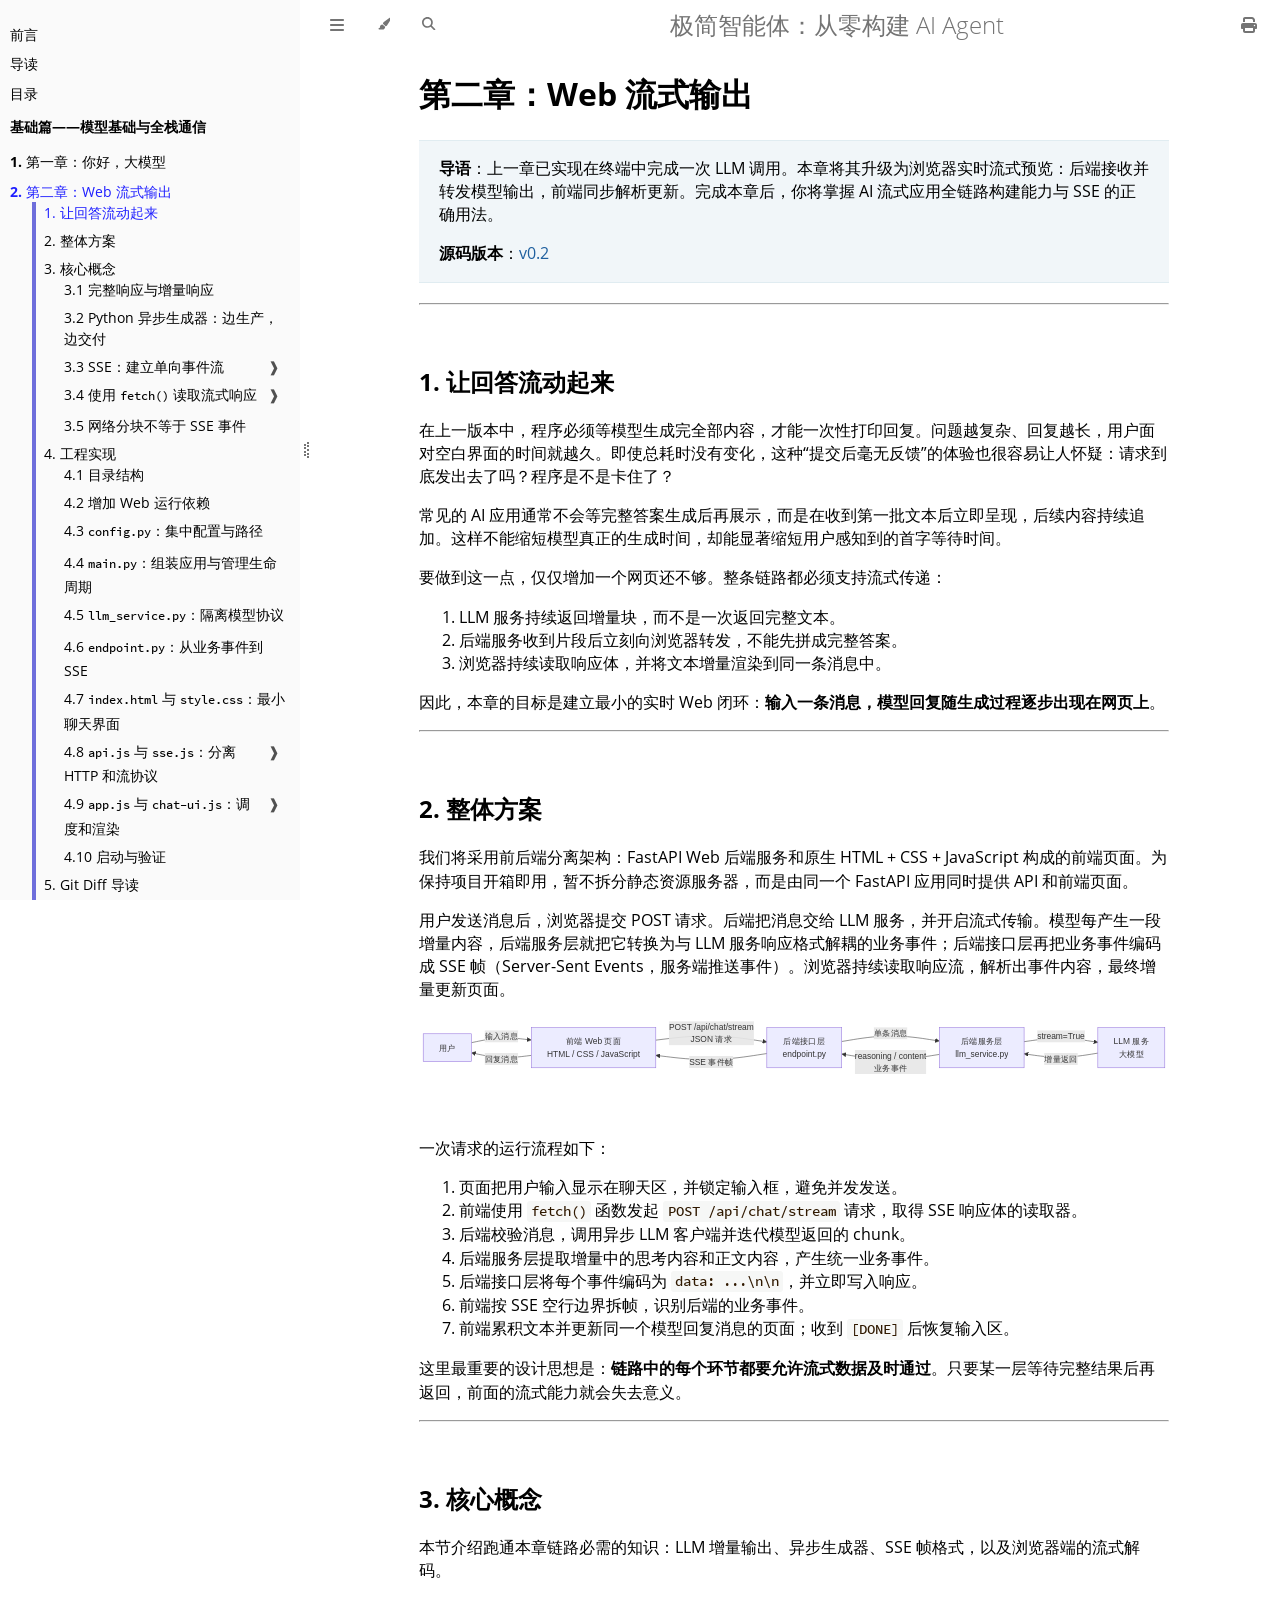
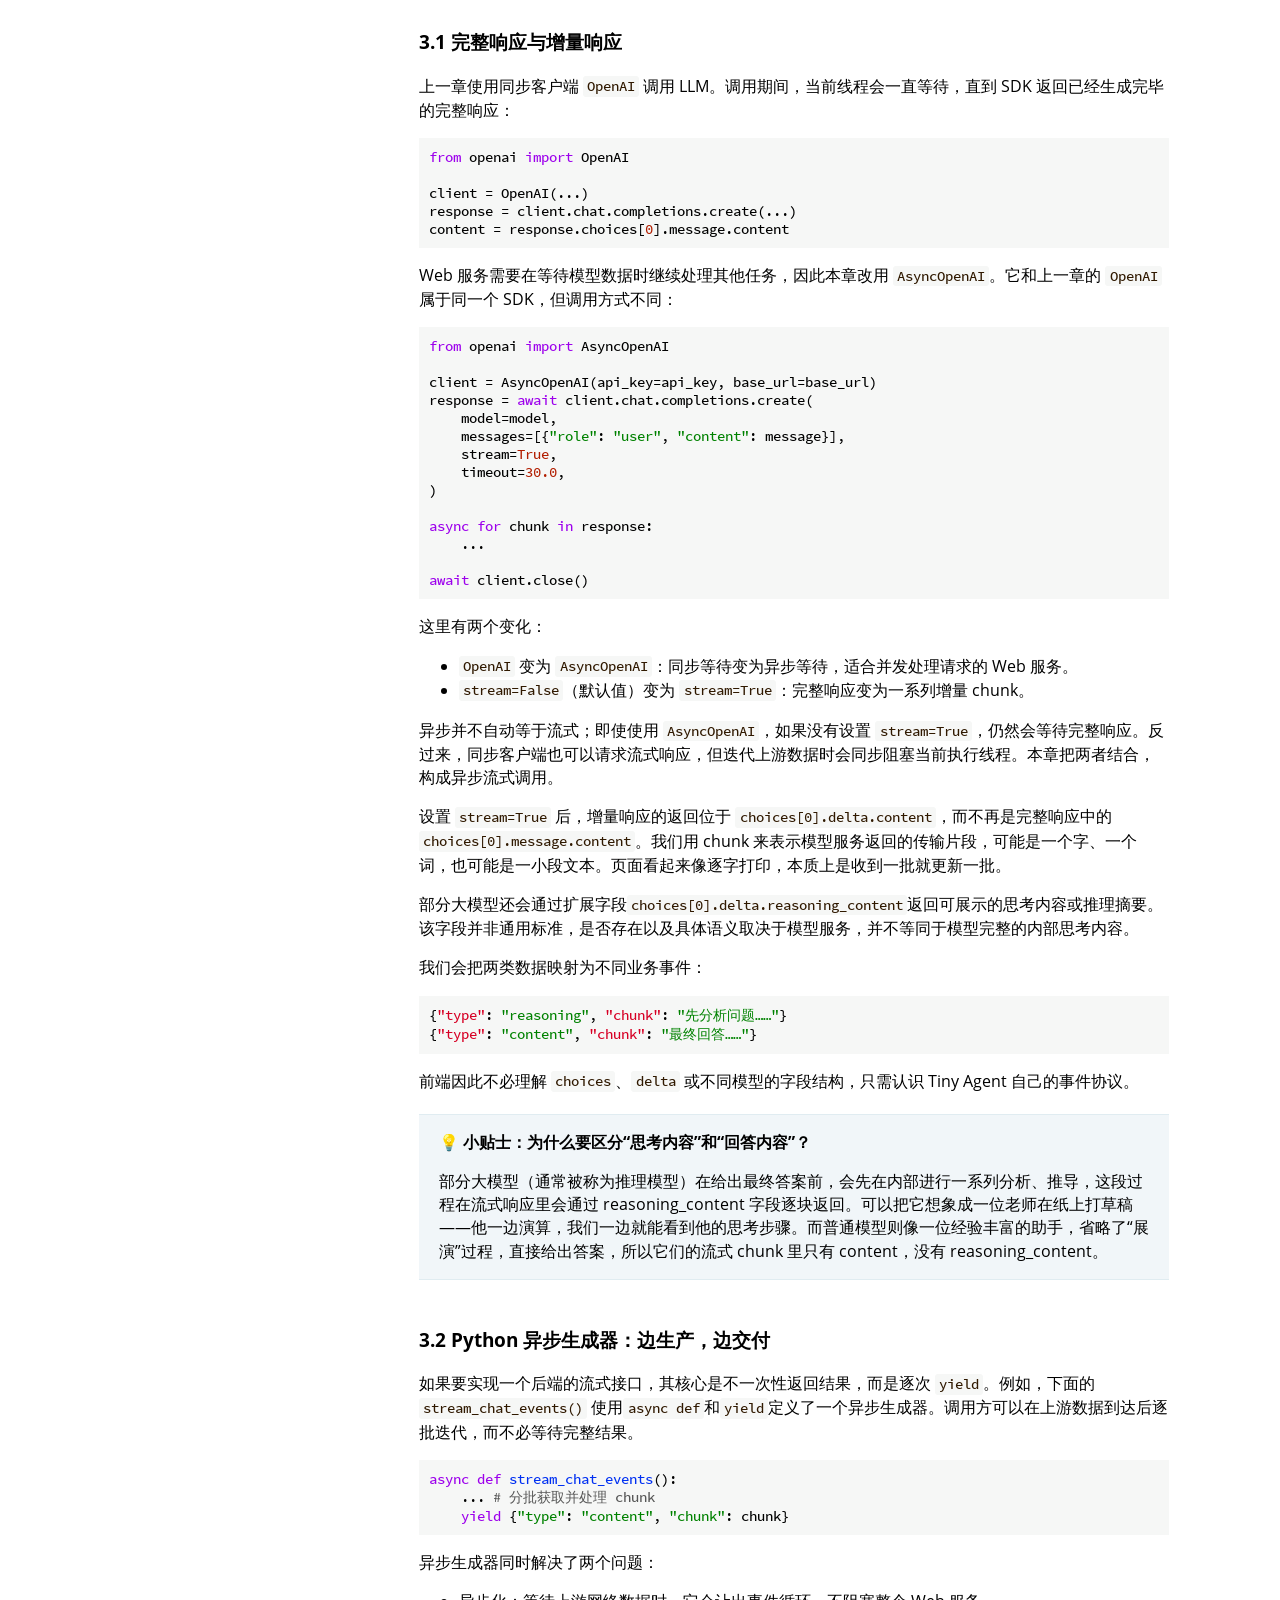
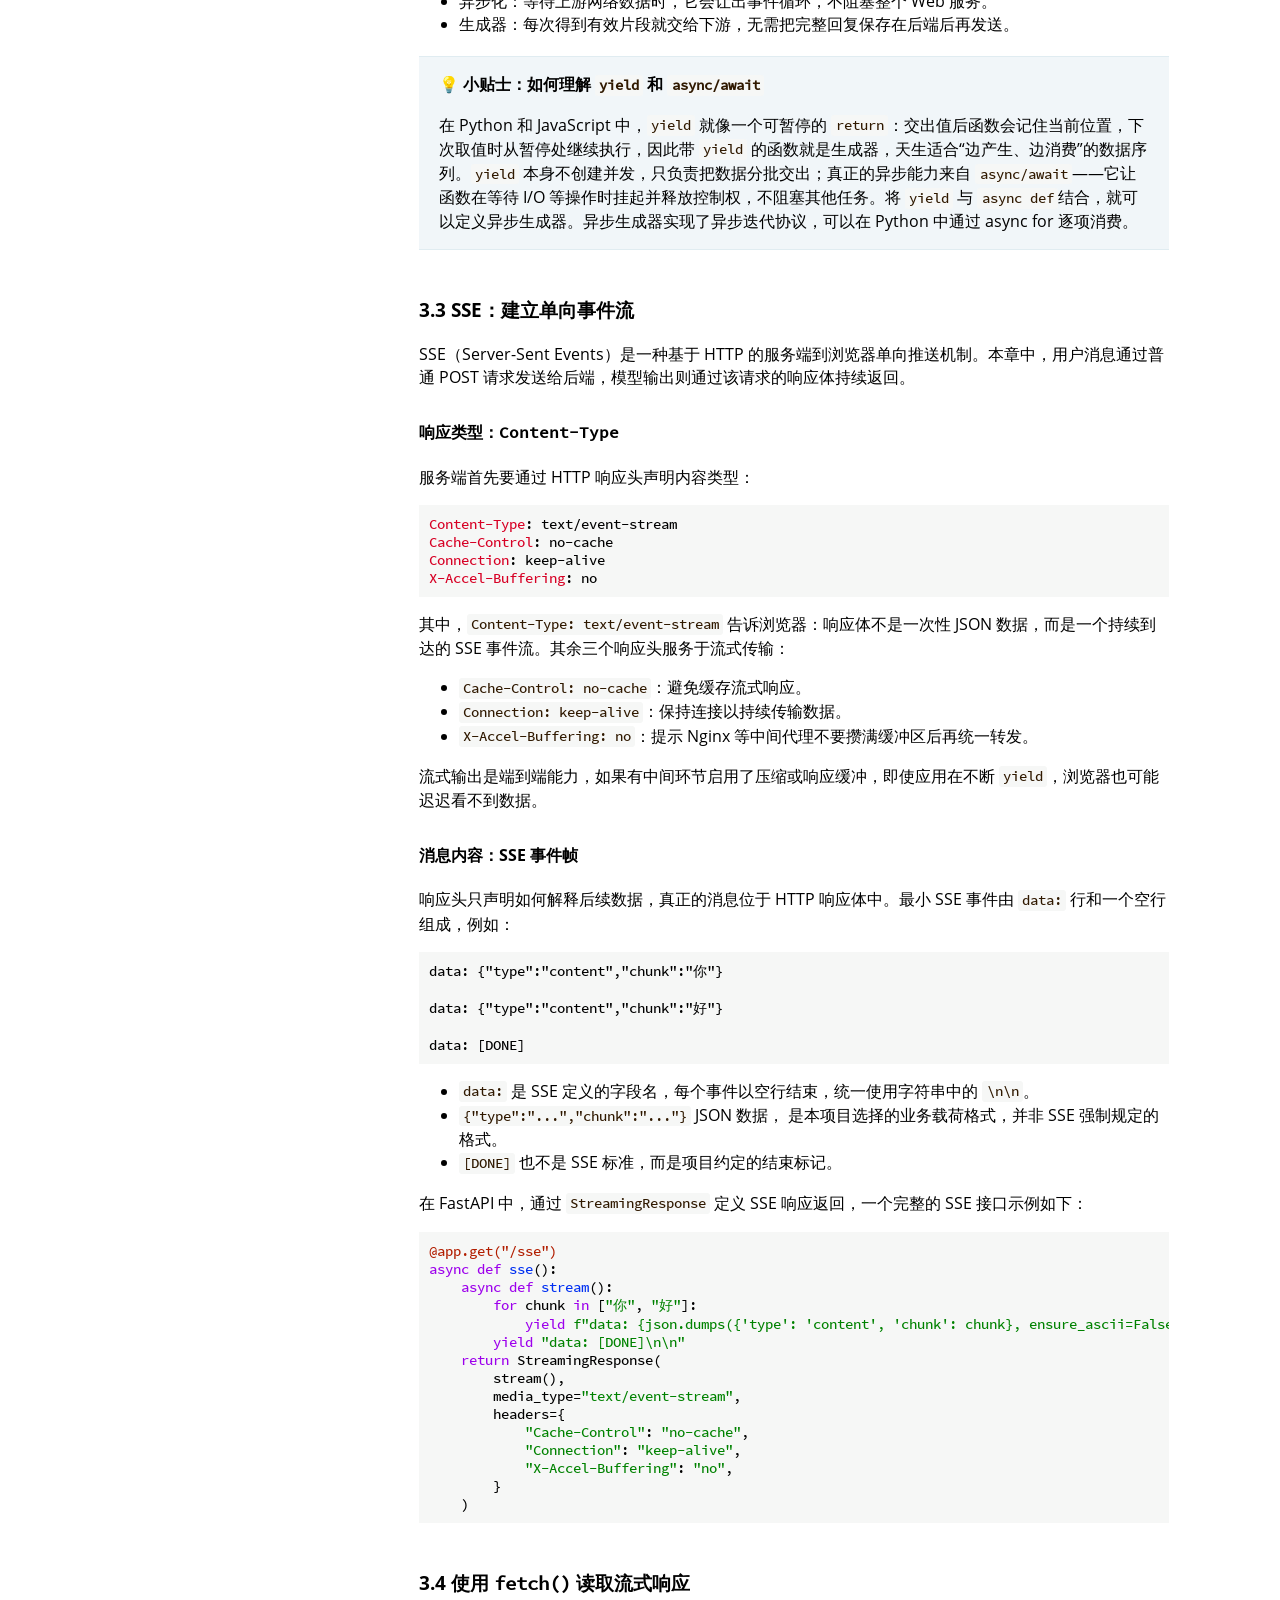
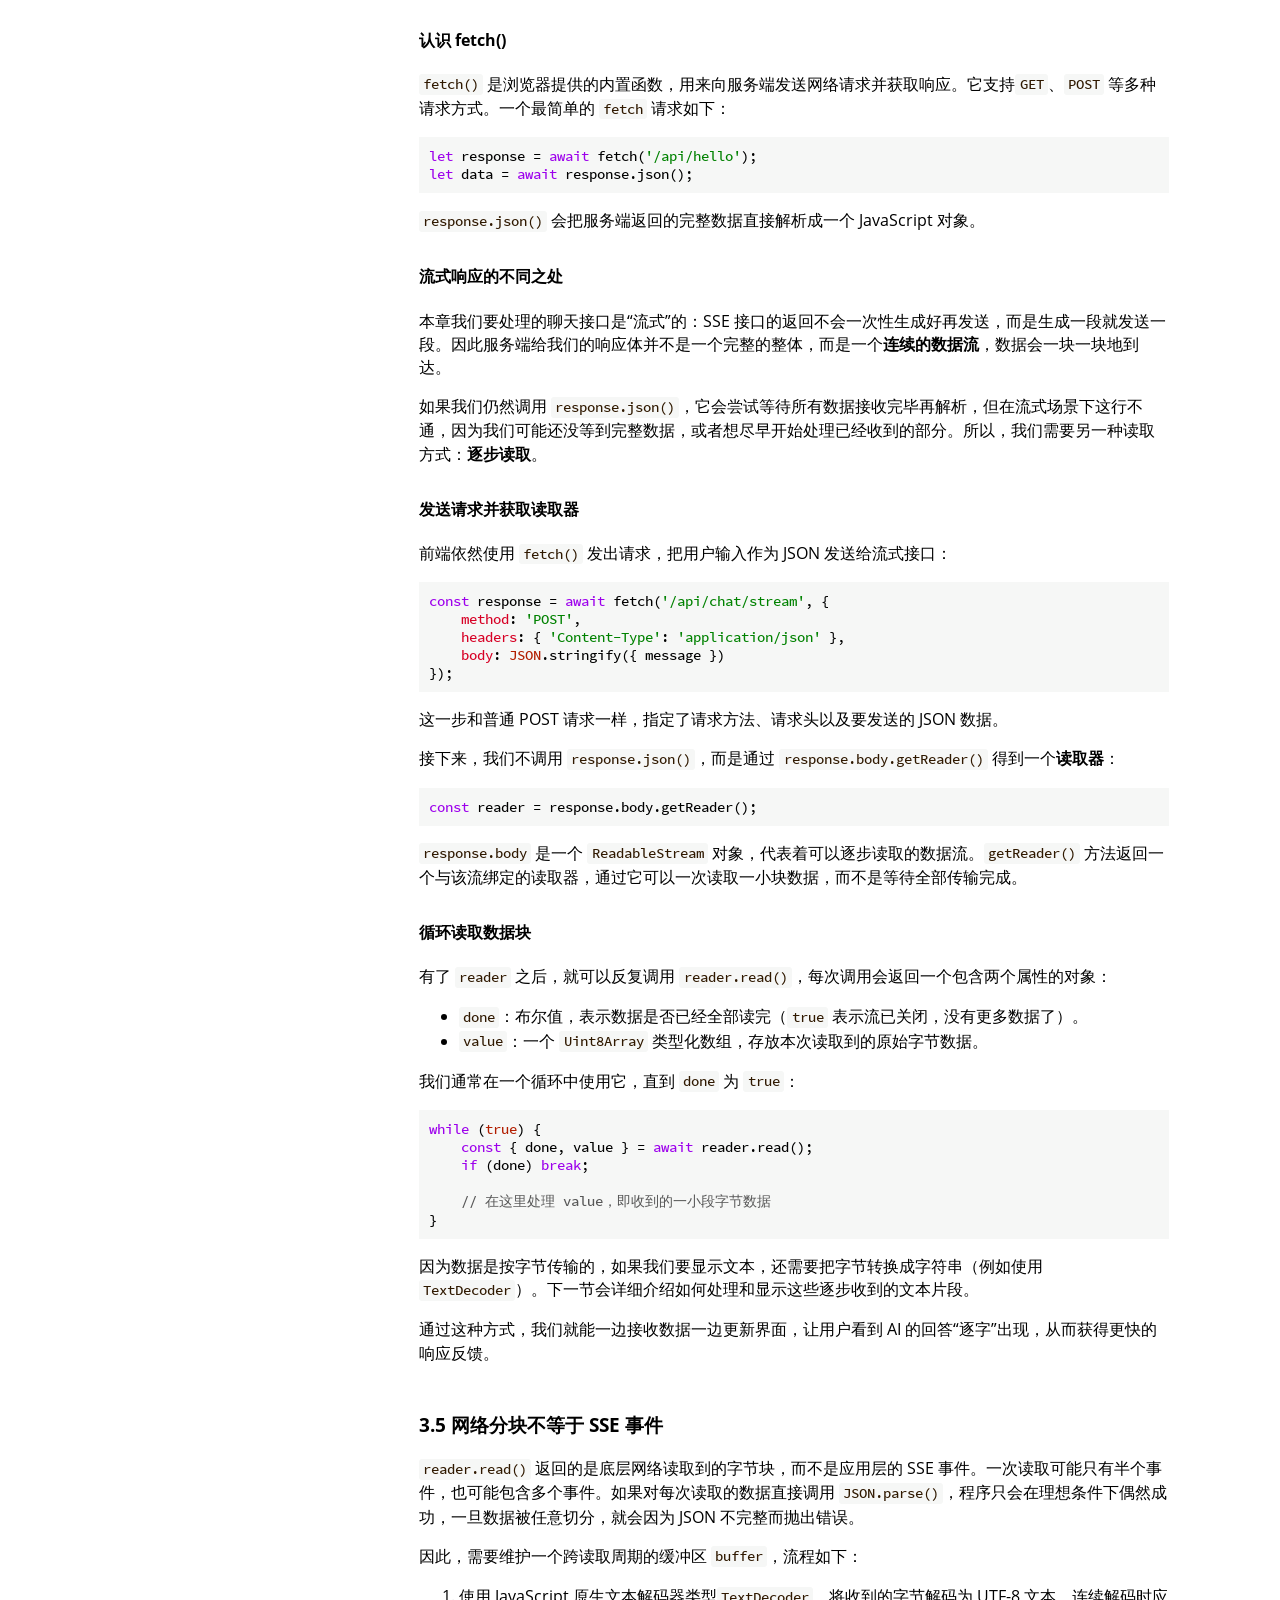
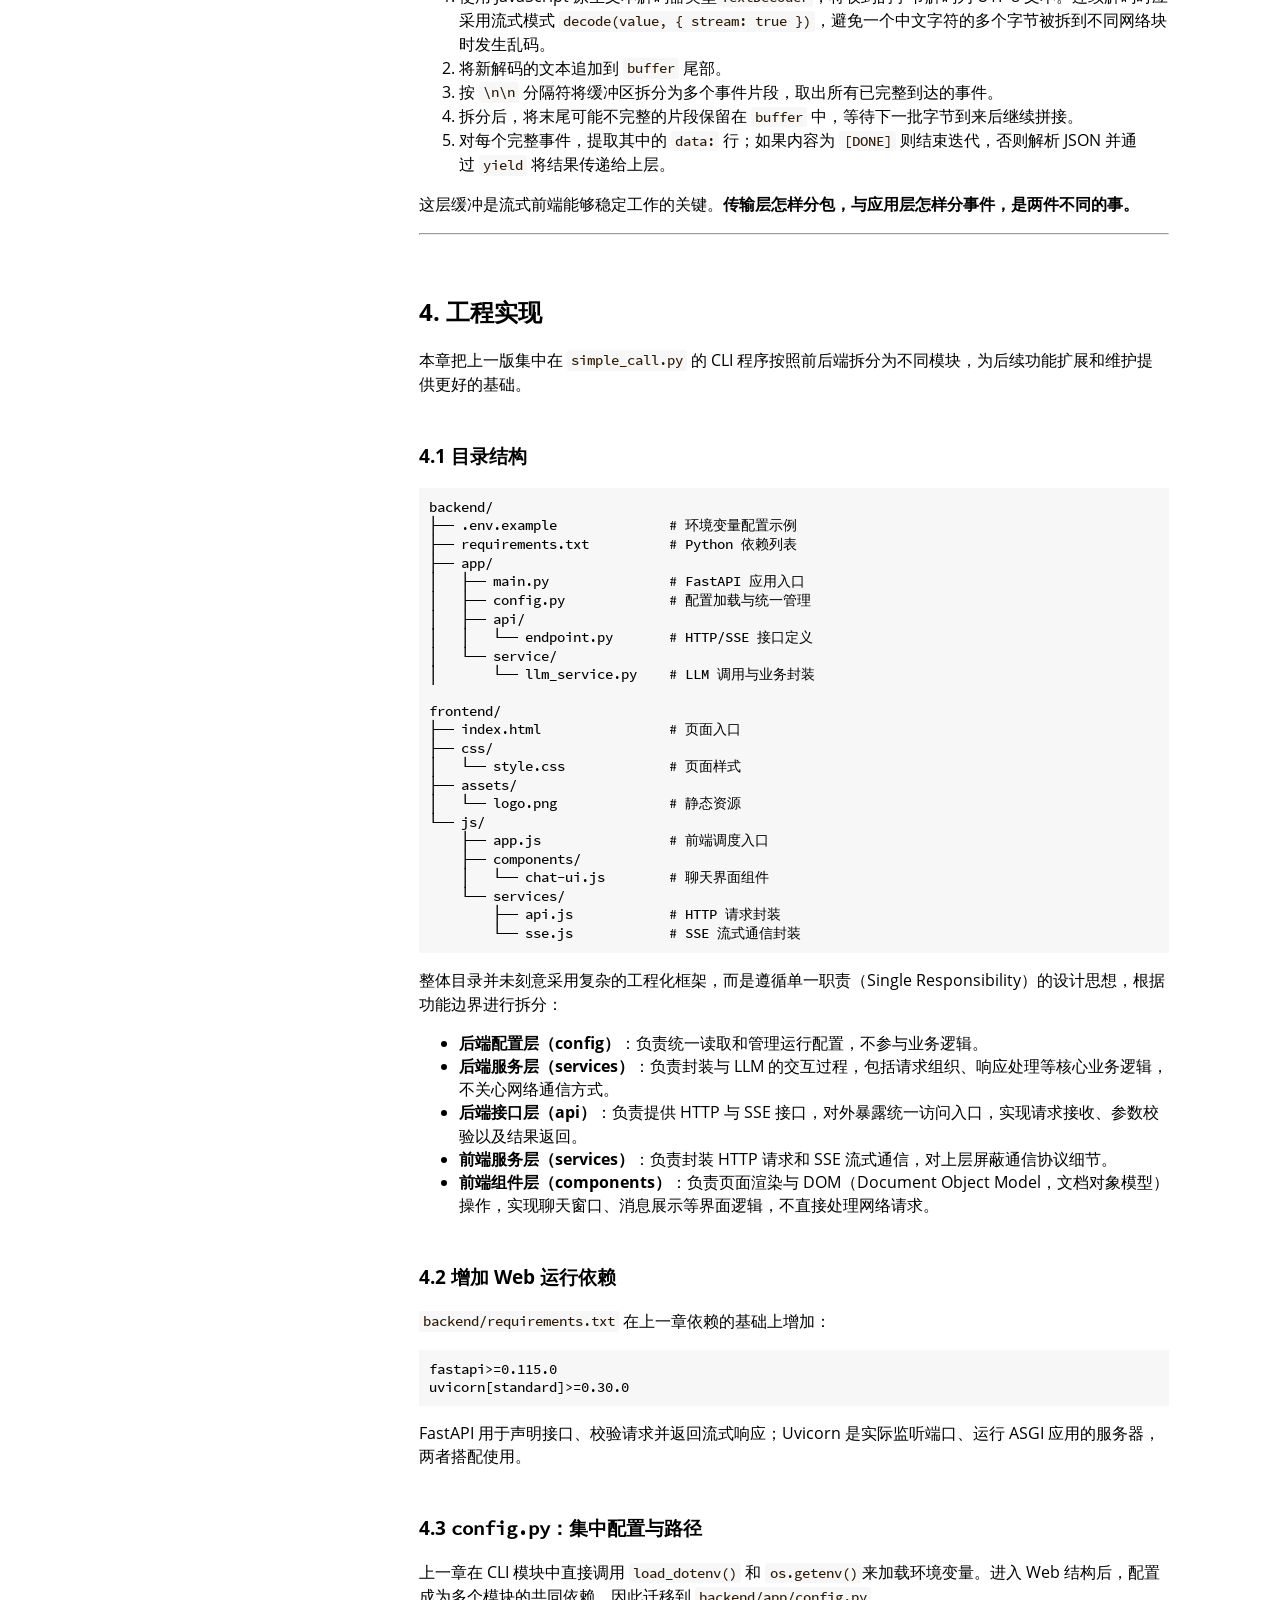
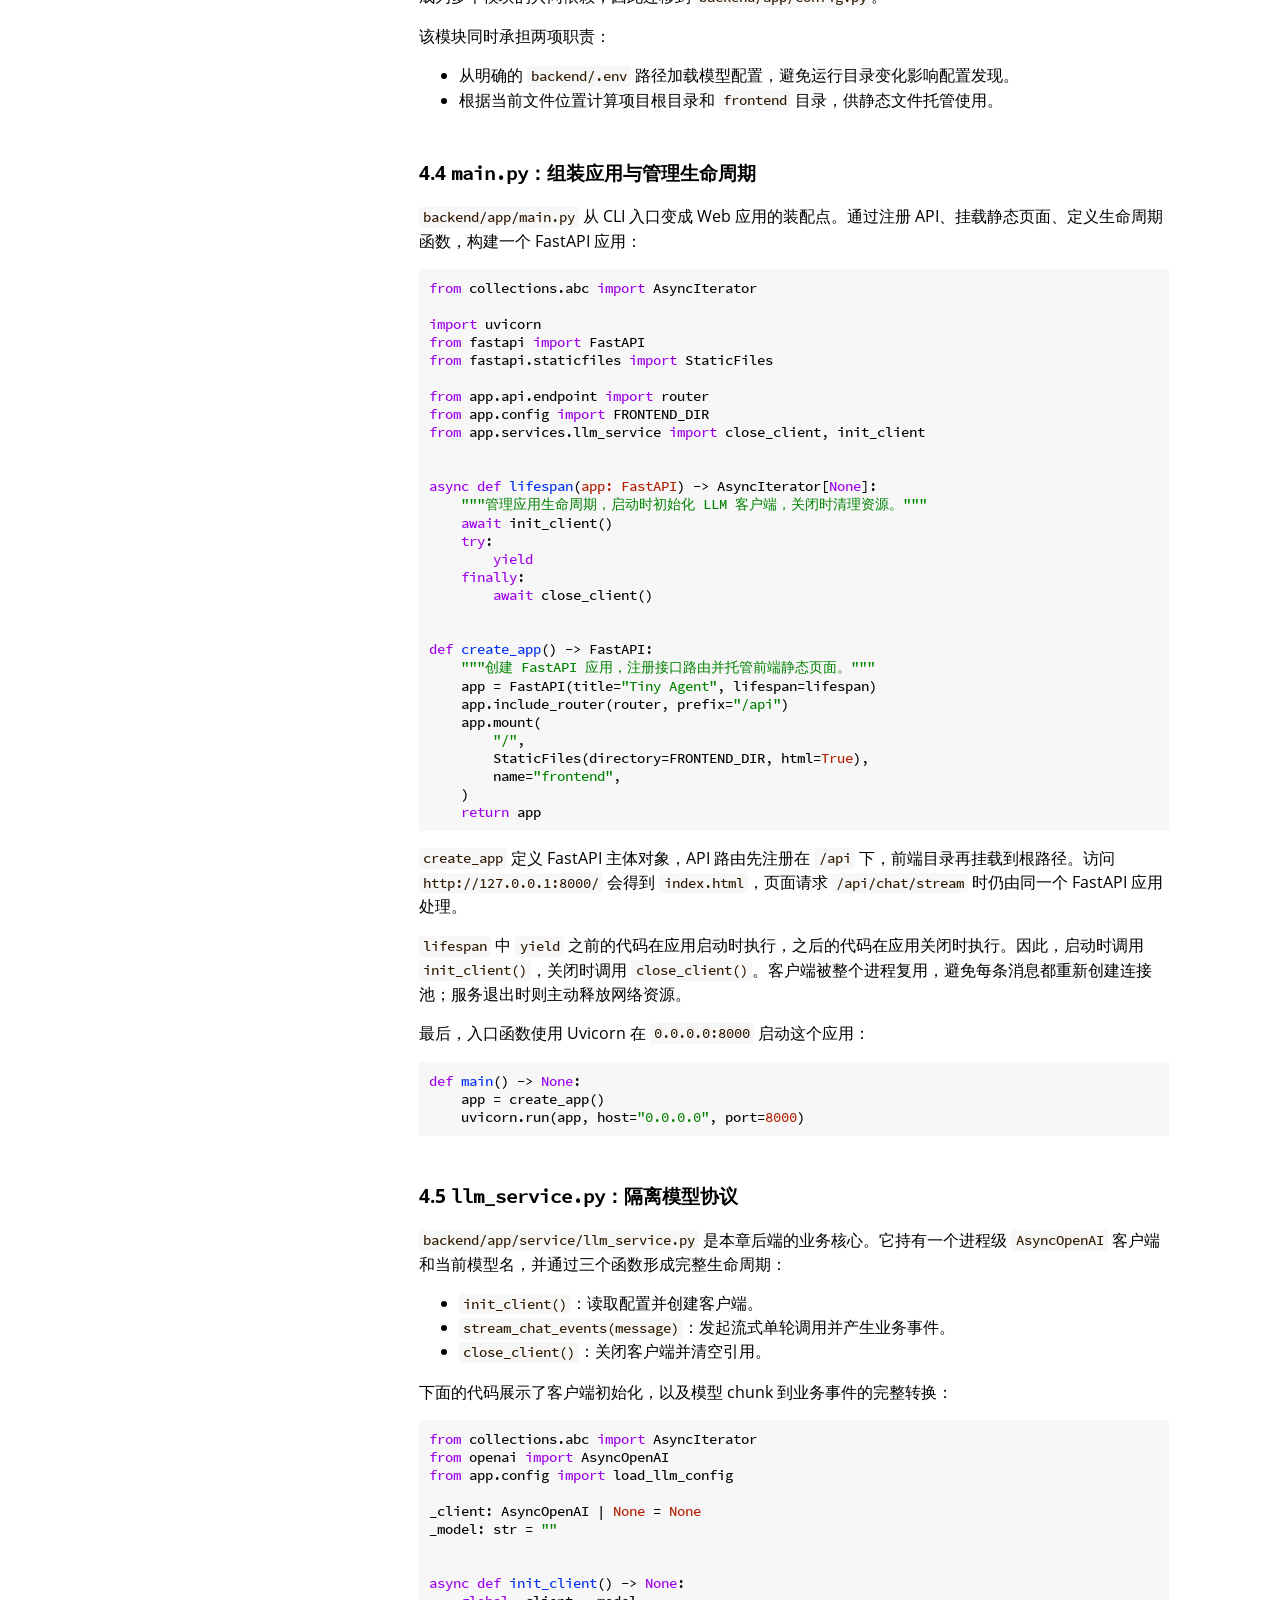
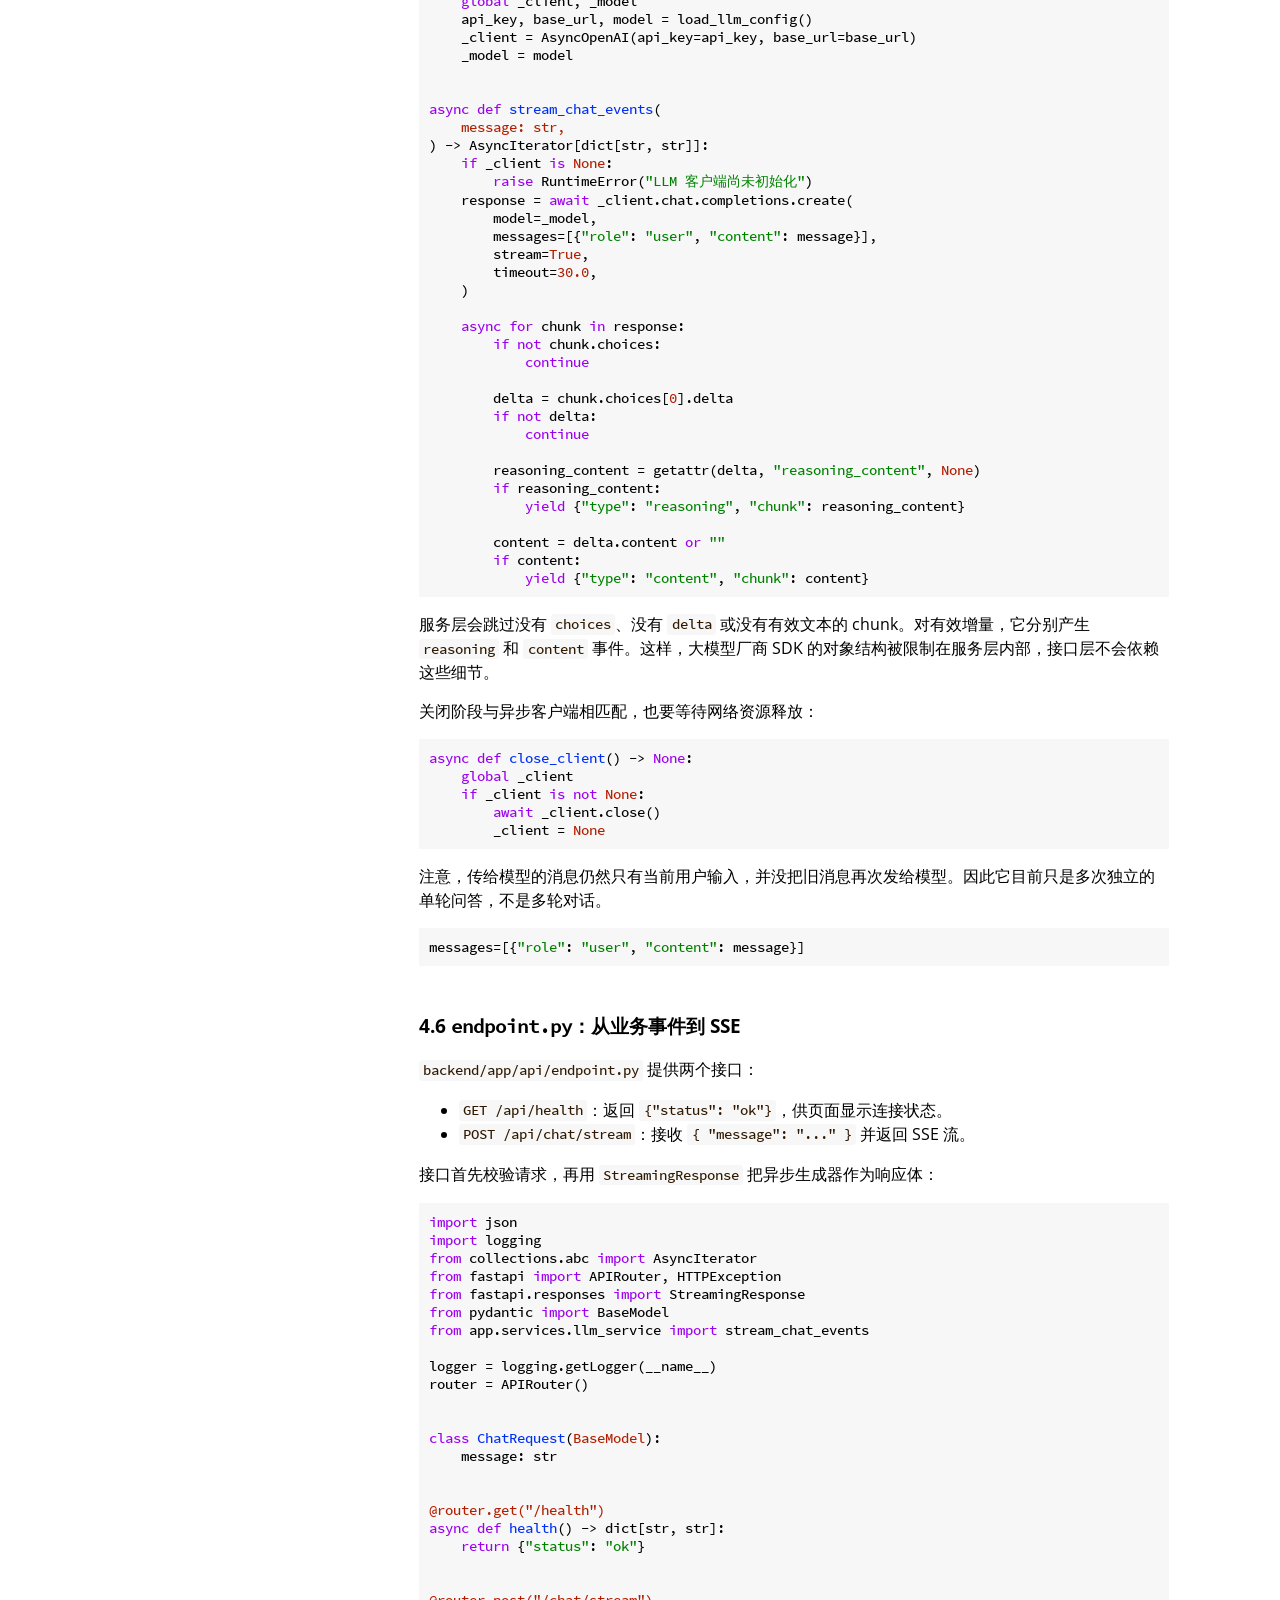
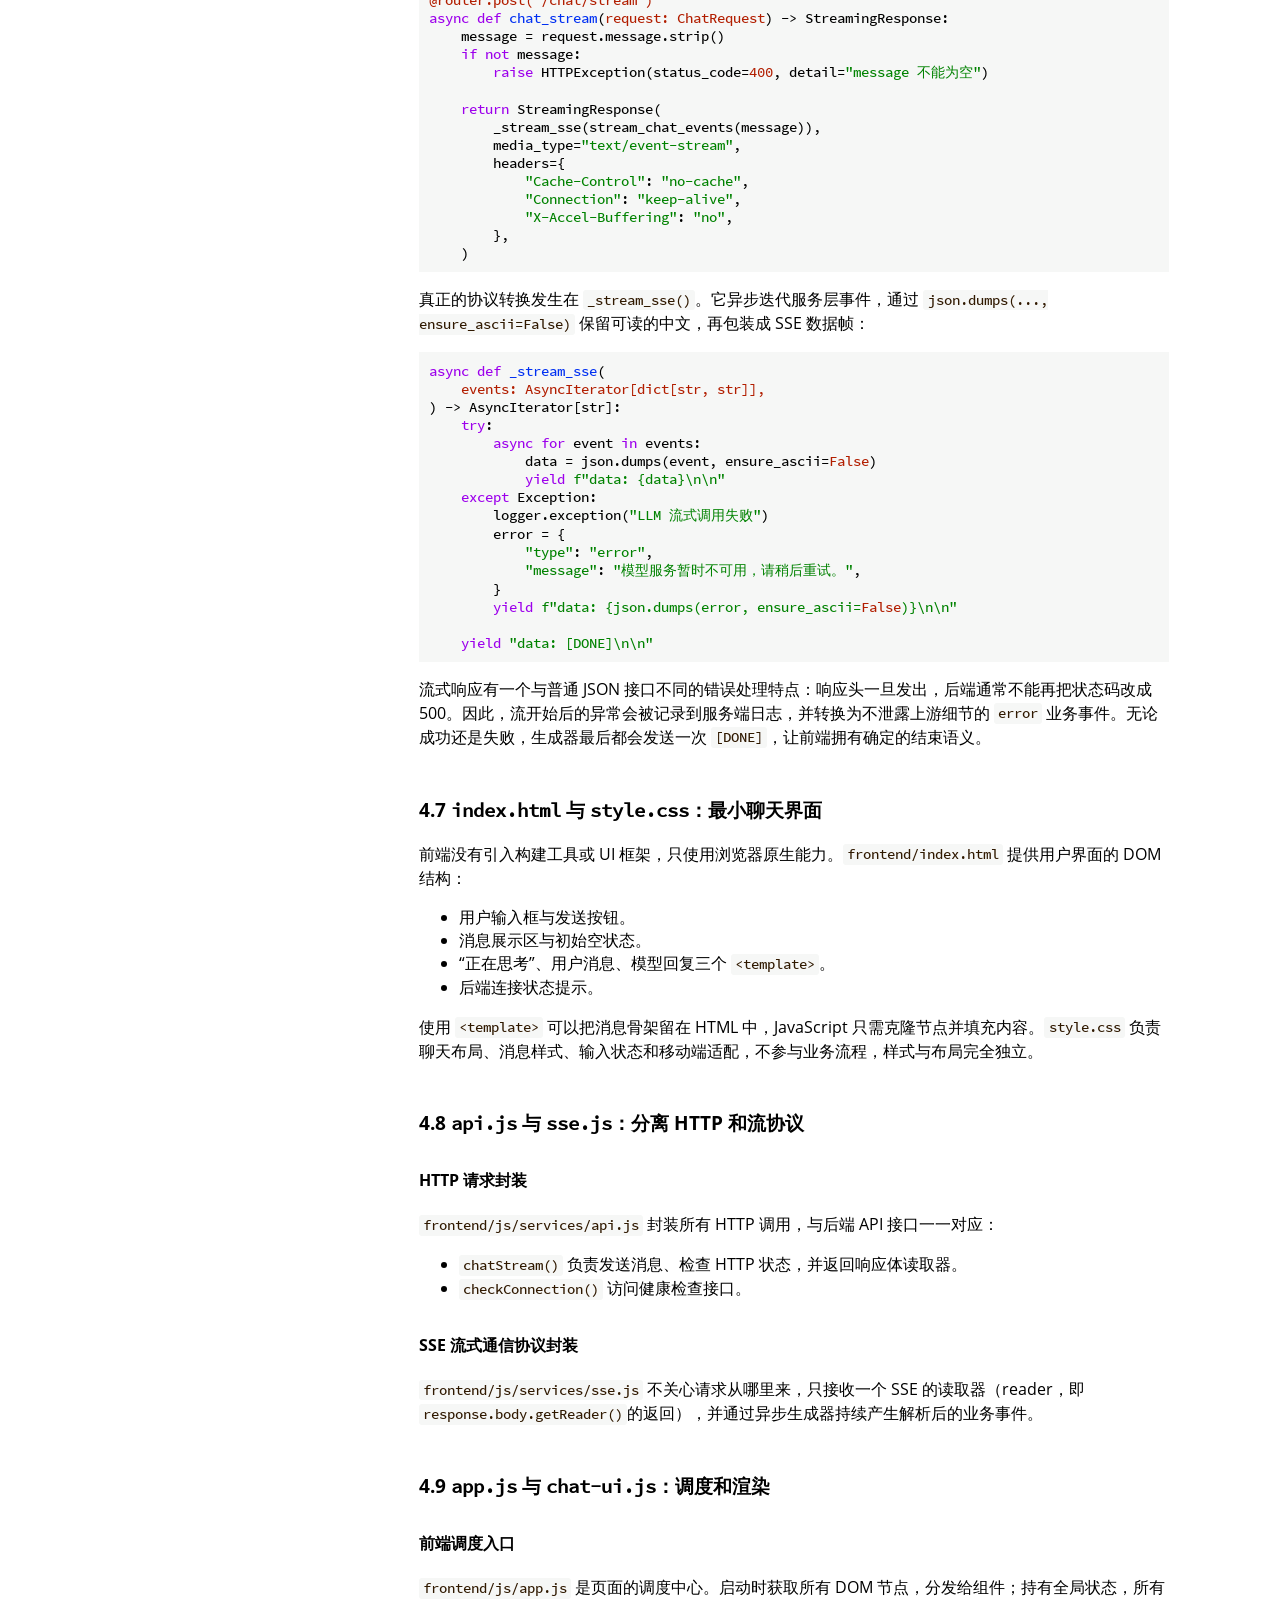
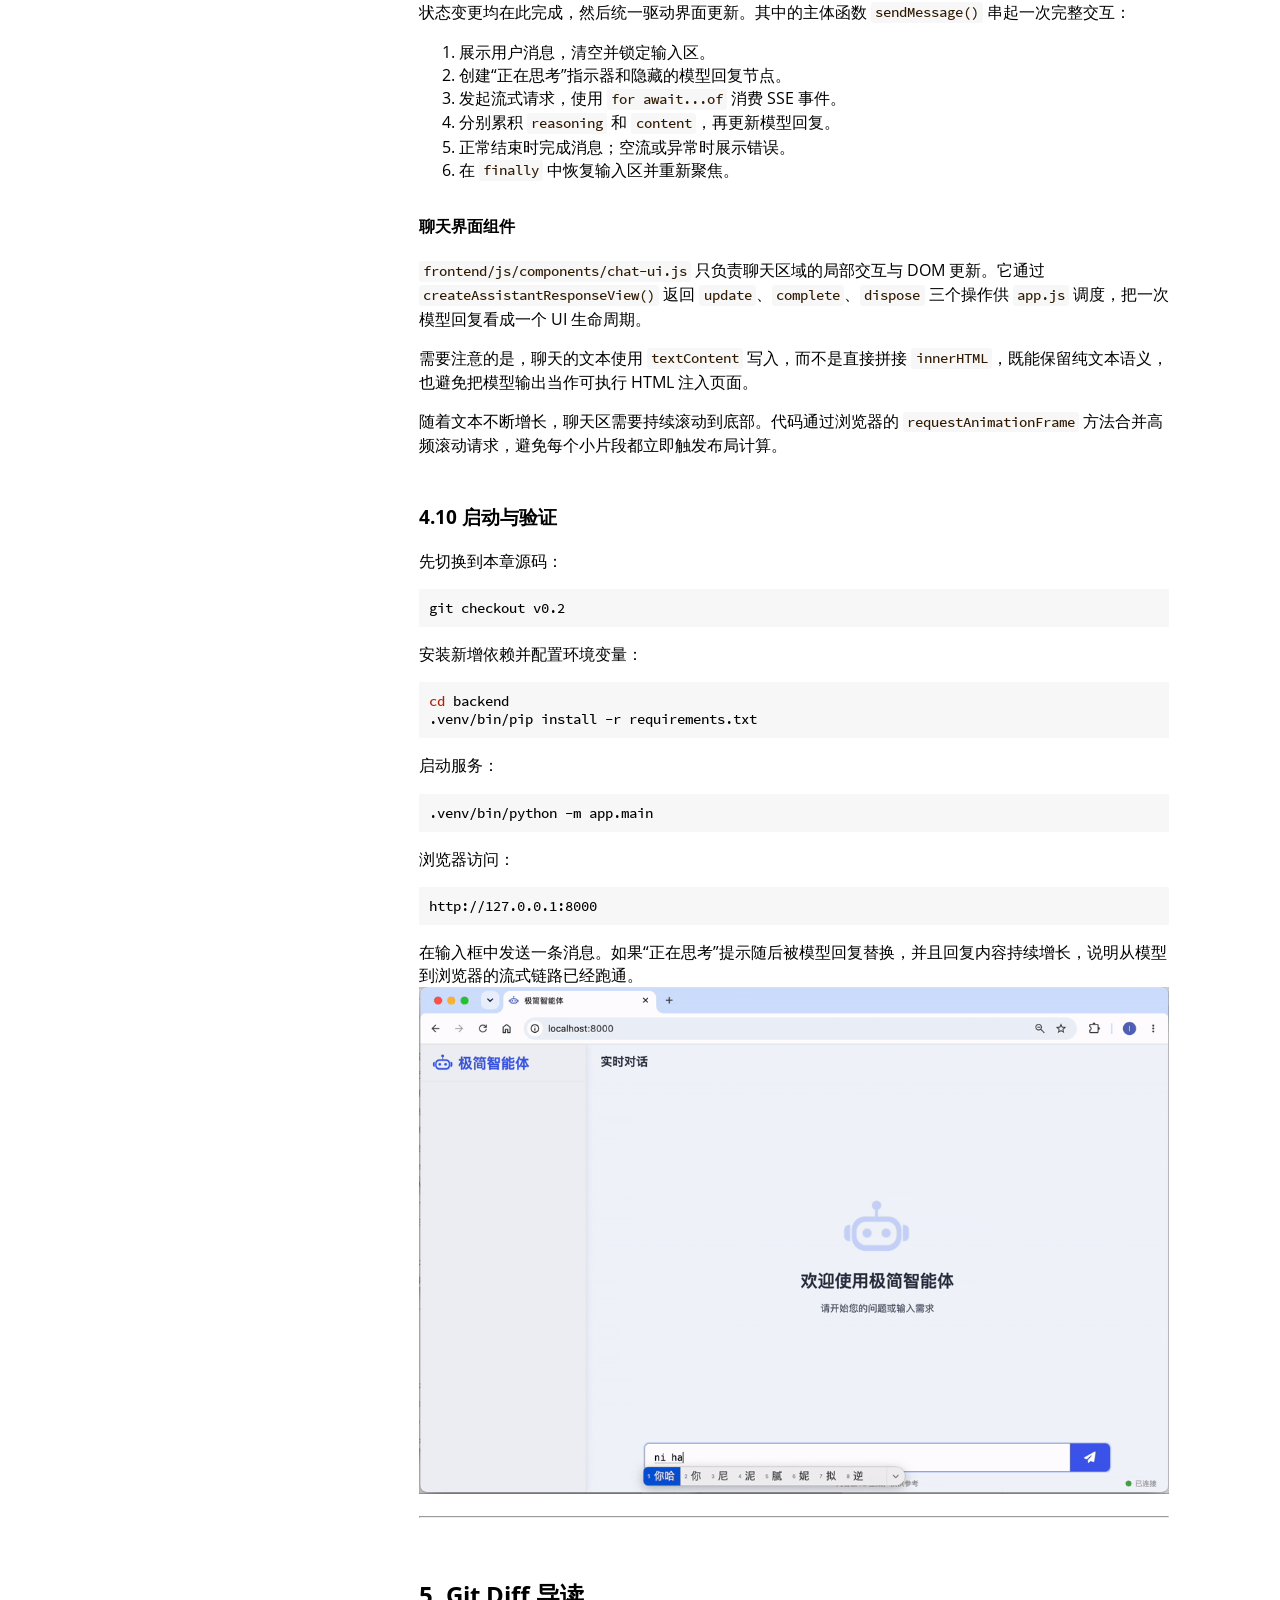
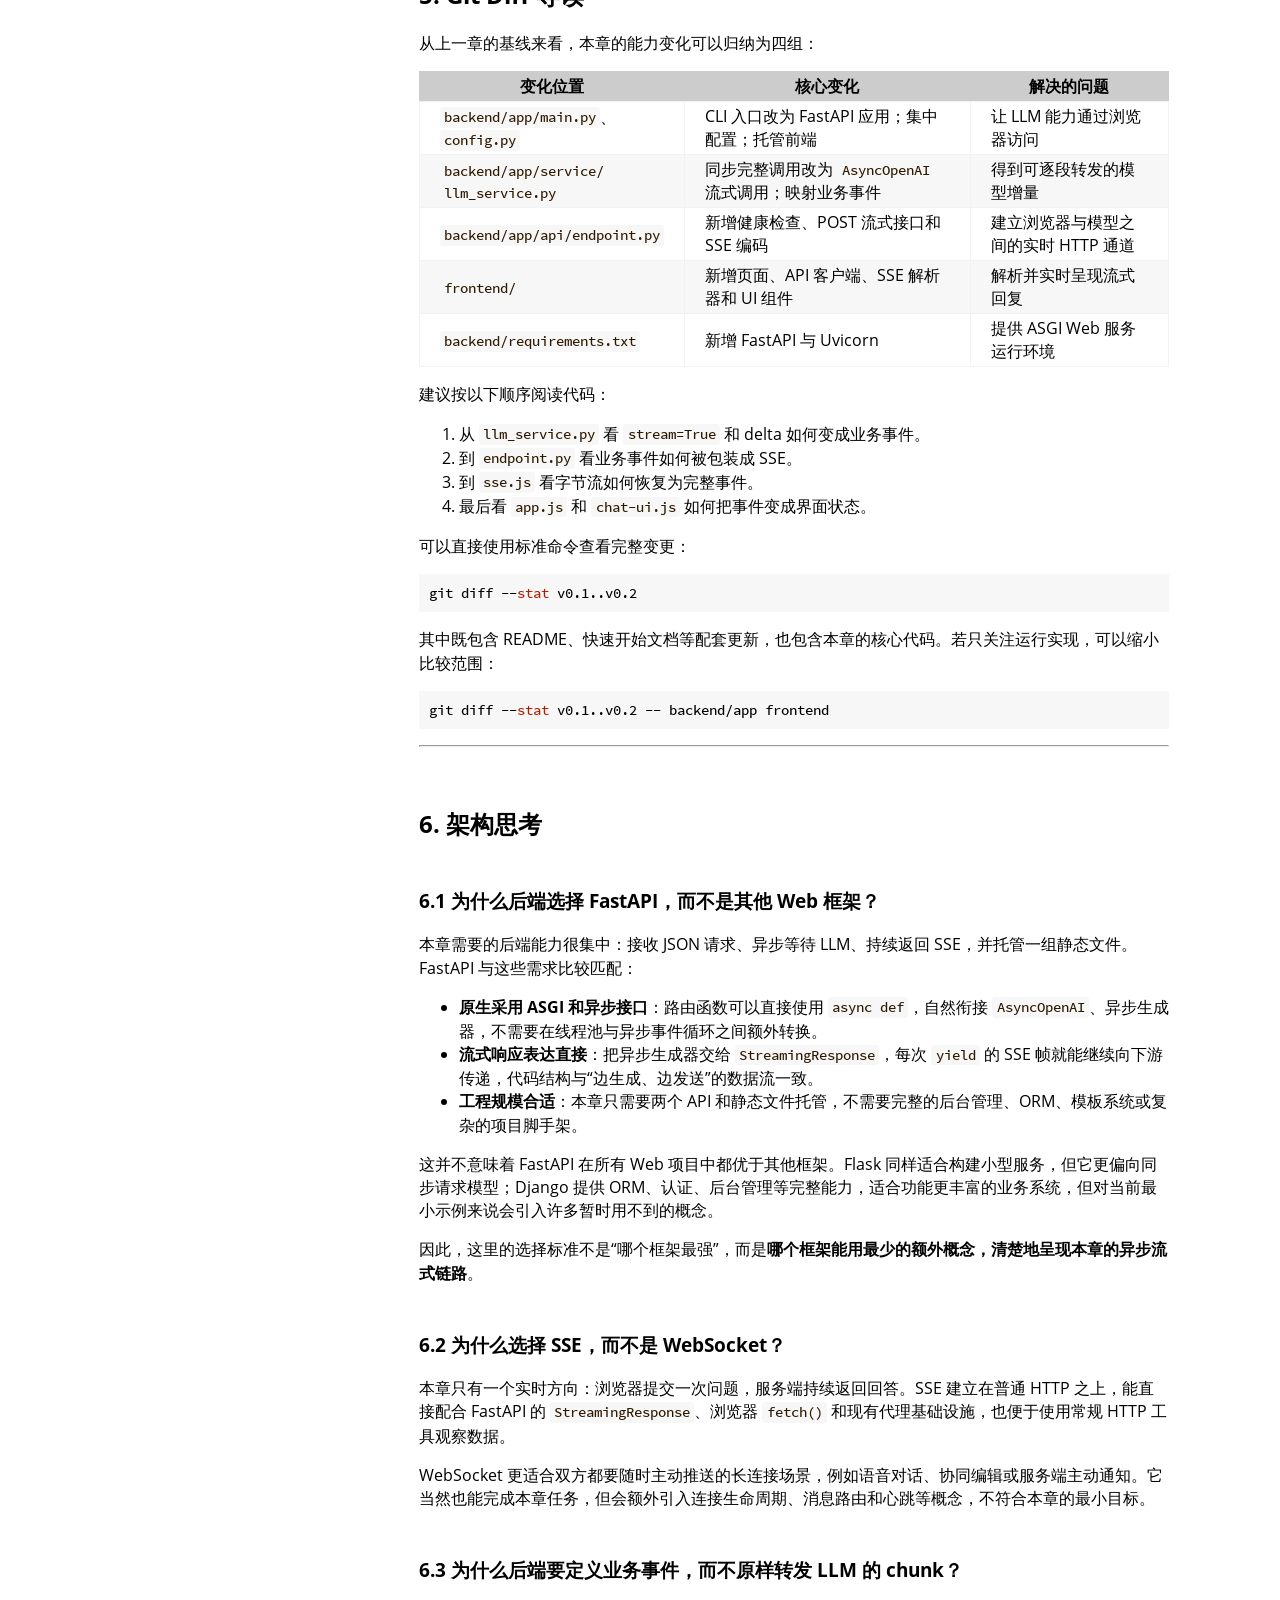
<file: chapter_02.html>
<!DOCTYPE HTML>
<html lang="cn" class="light sidebar-visible" dir="ltr">
    <head>
        <!-- Book generated using mdBook -->
        <meta charset="UTF-8">
        <title>第二章：Web 流式输出 - 极简智能体：从零构建 AI Agent</title>


        <!-- Custom HTML head -->

        <meta name="description" content="">
        <meta name="viewport" content="width=device-width, initial-scale=1">
        <meta name="theme-color" content="#ffffff">

        <link rel="icon" href="favicon-de23e50b.svg">
        <link rel="shortcut icon" href="favicon-8114d1fc.png">
        <link rel="stylesheet" href="css/variables-8adf115d.css">
        <link rel="stylesheet" href="css/general-e96d0476.css">
        <link rel="stylesheet" href="css/chrome-d279d366.css">
        <link rel="stylesheet" href="css/print-9e4910d8.css" media="print">

        <!-- Fonts -->
        <link rel="stylesheet" href="fonts/fonts-9644e21d.css">

        <!-- Highlight.js Stylesheets -->
        <link rel="stylesheet" id="mdbook-highlight-css" href="highlight-493f70e1.css">
        <link rel="stylesheet" id="mdbook-tomorrow-night-css" href="tomorrow-night-4c0ae647.css">
        <link rel="stylesheet" id="mdbook-ayu-highlight-css" href="ayu-highlight-3fdfc3ac.css">

        <!-- Custom theme stylesheets -->


        <!-- Provide site root and default themes to javascript -->
        <script>
            const path_to_root = "";
            const default_light_theme = "light";
            const default_dark_theme = "navy";
            window.path_to_searchindex_js = "searchindex-98a4e933.js";
        </script>
        <!-- Start loading toc.js asap -->
        <script src="toc-7045e2fb.js"></script>
    </head>
    <body>
    <div id="mdbook-help-container">
        <div id="mdbook-help-popup">
            <h2 class="mdbook-help-title">Keyboard shortcuts</h2>
            <div>
                <p>Press <kbd>←</kbd> or <kbd>→</kbd> to navigate between chapters</p>
                <p>Press <kbd>S</kbd> or <kbd>/</kbd> to search in the book</p>
                <p>Press <kbd>?</kbd> to show this help</p>
                <p>Press <kbd>Esc</kbd> to hide this help</p>
            </div>
        </div>
    </div>
    <div id="mdbook-body-container">
        <!-- Work around some values being stored in localStorage wrapped in quotes -->
        <script>
            try {
                let theme = localStorage.getItem('mdbook-theme');
                let sidebar = localStorage.getItem('mdbook-sidebar');

                if (theme.startsWith('"') && theme.endsWith('"')) {
                    localStorage.setItem('mdbook-theme', theme.slice(1, theme.length - 1));
                }

                if (sidebar.startsWith('"') && sidebar.endsWith('"')) {
                    localStorage.setItem('mdbook-sidebar', sidebar.slice(1, sidebar.length - 1));
                }
            } catch (e) { }
        </script>

        <!-- Set the theme before any content is loaded, prevents flash -->
        <script>
            const default_theme = window.matchMedia("(prefers-color-scheme: dark)").matches ? default_dark_theme : default_light_theme;
            let theme;
            try { theme = localStorage.getItem('mdbook-theme'); } catch(e) { }
            if (theme === null || theme === undefined) { theme = default_theme; }
            const html = document.documentElement;
            html.classList.remove('light')
            html.classList.add(theme);
            html.classList.add("js");
        </script>

        <input type="checkbox" id="mdbook-sidebar-toggle-anchor" class="hidden">

        <!-- Hide / unhide sidebar before it is displayed -->
        <script>
            let sidebar = null;
            const sidebar_toggle = document.getElementById("mdbook-sidebar-toggle-anchor");
            if (document.body.clientWidth >= 1080) {
                try { sidebar = localStorage.getItem('mdbook-sidebar'); } catch(e) { }
                sidebar = sidebar || 'visible';
            } else {
                sidebar = 'hidden';
                sidebar_toggle.checked = false;
            }
            if (sidebar === 'visible') {
                sidebar_toggle.checked = true;
            } else {
                html.classList.remove('sidebar-visible');
            }
        </script>

        <nav id="mdbook-sidebar" class="sidebar" aria-label="Table of contents">
            <!-- populated by js -->
            <mdbook-sidebar-scrollbox class="sidebar-scrollbox"></mdbook-sidebar-scrollbox>
            <noscript>
                <iframe class="sidebar-iframe-outer" src="toc.html"></iframe>
            </noscript>
            <div id="mdbook-sidebar-resize-handle" class="sidebar-resize-handle">
                <div class="sidebar-resize-indicator"></div>
            </div>
        </nav>

        <div id="mdbook-page-wrapper" class="page-wrapper">

            <div class="page">
                <div id="mdbook-menu-bar-hover-placeholder"></div>
                <div id="mdbook-menu-bar" class="menu-bar sticky">
                    <div class="left-buttons">
                        <label id="mdbook-sidebar-toggle" class="icon-button" for="mdbook-sidebar-toggle-anchor" title="Toggle Table of Contents" aria-label="Toggle Table of Contents" aria-controls="mdbook-sidebar">
                            <span class=fa-svg><svg xmlns="http://www.w3.org/2000/svg" viewBox="0 0 448 512"><!--! Font Awesome Free 6.2.0 by @fontawesome - https://fontawesome.com License - https://fontawesome.com/license/free (Icons: CC BY 4.0, Fonts: SIL OFL 1.1, Code: MIT License) Copyright 2022 Fonticons, Inc. --><path d="M0 96C0 78.3 14.3 64 32 64H416c17.7 0 32 14.3 32 32s-14.3 32-32 32H32C14.3 128 0 113.7 0 96zM0 256c0-17.7 14.3-32 32-32H416c17.7 0 32 14.3 32 32s-14.3 32-32 32H32c-17.7 0-32-14.3-32-32zM448 416c0 17.7-14.3 32-32 32H32c-17.7 0-32-14.3-32-32s14.3-32 32-32H416c17.7 0 32 14.3 32 32z"/></svg></span>
                        </label>
                        <button id="mdbook-theme-toggle" class="icon-button" type="button" title="Change theme" aria-label="Change theme" aria-haspopup="true" aria-expanded="false" aria-controls="mdbook-theme-list">
                            <span class=fa-svg><svg xmlns="http://www.w3.org/2000/svg" viewBox="0 0 576 512"><!--! Font Awesome Free 6.2.0 by @fontawesome - https://fontawesome.com License - https://fontawesome.com/license/free (Icons: CC BY 4.0, Fonts: SIL OFL 1.1, Code: MIT License) Copyright 2022 Fonticons, Inc. --><path d="M371.3 367.1c27.3-3.9 51.9-19.4 67.2-42.9L600.2 74.1c12.6-19.5 9.4-45.3-7.6-61.2S549.7-4.4 531.1 9.6L294.4 187.2c-24 18-38.2 46.1-38.4 76.1L371.3 367.1zm-19.6 25.4l-116-104.4C175.9 290.3 128 339.6 128 400c0 3.9 .2 7.8 .6 11.6c1.8 17.5-10.2 36.4-27.8 36.4H96c-17.7 0-32 14.3-32 32s14.3 32 32 32H240c61.9 0 112-50.1 112-112c0-2.5-.1-5-.2-7.5z"/></svg></span>
                        </button>
                        <ul id="mdbook-theme-list" class="theme-popup" aria-label="Themes" role="menu">
                            <li role="none"><button role="menuitem" class="theme" id="mdbook-theme-default_theme">Auto</button></li>
                            <li role="none"><button role="menuitem" class="theme" id="mdbook-theme-light">Light</button></li>
                            <li role="none"><button role="menuitem" class="theme" id="mdbook-theme-rust">Rust</button></li>
                            <li role="none"><button role="menuitem" class="theme" id="mdbook-theme-coal">Coal</button></li>
                            <li role="none"><button role="menuitem" class="theme" id="mdbook-theme-navy">Navy</button></li>
                            <li role="none"><button role="menuitem" class="theme" id="mdbook-theme-ayu">Ayu</button></li>
                        </ul>
                        <button id="mdbook-search-toggle" class="icon-button" type="button" title="Search (`/`)" aria-label="Toggle Searchbar" aria-expanded="false" aria-keyshortcuts="/ s" aria-controls="mdbook-searchbar">
                            <span class=fa-svg><svg xmlns="http://www.w3.org/2000/svg" viewBox="0 0 512 512"><!--! Font Awesome Free 6.2.0 by @fontawesome - https://fontawesome.com License - https://fontawesome.com/license/free (Icons: CC BY 4.0, Fonts: SIL OFL 1.1, Code: MIT License) Copyright 2022 Fonticons, Inc. --><path d="M416 208c0 45.9-14.9 88.3-40 122.7L502.6 457.4c12.5 12.5 12.5 32.8 0 45.3s-32.8 12.5-45.3 0L330.7 376c-34.4 25.2-76.8 40-122.7 40C93.1 416 0 322.9 0 208S93.1 0 208 0S416 93.1 416 208zM208 352c79.5 0 144-64.5 144-144s-64.5-144-144-144S64 128.5 64 208s64.5 144 144 144z"/></svg></span>
                        </button>
                    </div>

                    <h1 class="menu-title">极简智能体：从零构建 AI Agent</h1>

                    <div class="right-buttons">
                        <a href="print.html" title="Print this book" aria-label="Print this book">
                            <span class=fa-svg id="print-button"><svg xmlns="http://www.w3.org/2000/svg" viewBox="0 0 512 512"><!--! Font Awesome Free 6.2.0 by @fontawesome - https://fontawesome.com License - https://fontawesome.com/license/free (Icons: CC BY 4.0, Fonts: SIL OFL 1.1, Code: MIT License) Copyright 2022 Fonticons, Inc. --><path d="M128 0C92.7 0 64 28.7 64 64v96h64V64H354.7L384 93.3V160h64V93.3c0-17-6.7-33.3-18.7-45.3L400 18.7C388 6.7 371.7 0 354.7 0H128zM384 352v32 64H128V384 368 352H384zm64 32h32c17.7 0 32-14.3 32-32V256c0-35.3-28.7-64-64-64H64c-35.3 0-64 28.7-64 64v96c0 17.7 14.3 32 32 32H64v64c0 35.3 28.7 64 64 64H384c35.3 0 64-28.7 64-64V384zm-16-88c-13.3 0-24-10.7-24-24s10.7-24 24-24s24 10.7 24 24s-10.7 24-24 24z"/></svg></span>
                        </a>

                    </div>
                </div>

                <div id="mdbook-search-wrapper" class="hidden">
                    <form id="mdbook-searchbar-outer" class="searchbar-outer">
                        <div class="search-wrapper">
                            <input type="search" id="mdbook-searchbar" name="searchbar" placeholder="Search this book ..." aria-controls="mdbook-searchresults-outer" aria-describedby="searchresults-header">
                            <div class="spinner-wrapper">
                                <span class=fa-svg id="fa-spin"><svg xmlns="http://www.w3.org/2000/svg" viewBox="0 0 512 512"><!--! Font Awesome Free 6.2.0 by @fontawesome - https://fontawesome.com License - https://fontawesome.com/license/free (Icons: CC BY 4.0, Fonts: SIL OFL 1.1, Code: MIT License) Copyright 2022 Fonticons, Inc. --><path d="M304 48c0-26.5-21.5-48-48-48s-48 21.5-48 48s21.5 48 48 48s48-21.5 48-48zm0 416c0-26.5-21.5-48-48-48s-48 21.5-48 48s21.5 48 48 48s48-21.5 48-48zM48 304c26.5 0 48-21.5 48-48s-21.5-48-48-48s-48 21.5-48 48s21.5 48 48 48zm464-48c0-26.5-21.5-48-48-48s-48 21.5-48 48s21.5 48 48 48s48-21.5 48-48zM142.9 437c18.7-18.7 18.7-49.1 0-67.9s-49.1-18.7-67.9 0s-18.7 49.1 0 67.9s49.1 18.7 67.9 0zm0-294.2c18.7-18.7 18.7-49.1 0-67.9S93.7 56.2 75 75s-18.7 49.1 0 67.9s49.1 18.7 67.9 0zM369.1 437c18.7 18.7 49.1 18.7 67.9 0s18.7-49.1 0-67.9s-49.1-18.7-67.9 0s-18.7 49.1 0 67.9z"/></svg></span>
                            </div>
                        </div>
                    </form>
                    <div id="mdbook-searchresults-outer" class="searchresults-outer hidden">
                        <div id="mdbook-searchresults-header" class="searchresults-header"></div>
                        <ul id="mdbook-searchresults">
                        </ul>
                    </div>
                </div>

                <!-- Apply ARIA attributes after the sidebar and the sidebar toggle button are added to the DOM -->
                <script>
                    document.getElementById('mdbook-sidebar-toggle').setAttribute('aria-expanded', sidebar === 'visible');
                    document.getElementById('mdbook-sidebar').setAttribute('aria-hidden', sidebar !== 'visible');
                    Array.from(document.querySelectorAll('#mdbook-sidebar a')).forEach(function(link) {
                        link.setAttribute('tabIndex', sidebar === 'visible' ? 0 : -1);
                    });
                </script>

                <div id="mdbook-content" class="content">
                    <main>
                        <h1 id="第二章web-流式输出"><a class="header" href="#第二章web-流式输出">第二章：Web 流式输出</a></h1>
<blockquote>
<p><strong>导语</strong>：上一章已实现在终端中完成一次 LLM 调用。本章将其升级为浏览器实时流式预览：后端接收并转发模型输出，前端同步解析更新。完成本章后，你将掌握 AI 流式应用全链路构建能力与 SSE 的正确用法。</p>
<p><strong>源码版本</strong>：<a href="https://github.com/leonlucc/tiny-agent/tree/v0.2">v0.2</a></p>
</blockquote>
<hr>
<h2 id="1-让回答流动起来"><a class="header" href="#1-让回答流动起来">1. 让回答流动起来</a></h2>
<p>在上一版本中，程序必须等模型生成完全部内容，才能一次性打印回复。问题越复杂、回复越长，用户面对空白界面的时间就越久。即使总耗时没有变化，这种“提交后毫无反馈”的体验也很容易让人怀疑：请求到底发出去了吗？程序是不是卡住了？</p>
<p>常见的 AI 应用通常不会等完整答案生成后再展示，而是在收到第一批文本后立即呈现，后续内容持续追加。这样不能缩短模型真正的生成时间，却能显著缩短用户感知到的首字等待时间。</p>
<p>要做到这一点，仅仅增加一个网页还不够。整条链路都必须支持流式传递：</p>
<ol>
<li>LLM 服务持续返回增量块，而不是一次返回完整文本。</li>
<li>后端服务收到片段后立刻向浏览器转发，不能先拼成完整答案。</li>
<li>浏览器持续读取响应体，并将文本增量渲染到同一条消息中。</li>
</ol>
<p>因此，本章的目标是建立最小的实时 Web 闭环：<strong>输入一条消息，模型回复随生成过程逐步出现在网页上</strong>。</p>
<hr>
<h2 id="2-整体方案"><a class="header" href="#2-整体方案">2. 整体方案</a></h2>
<p>我们将采用前后端分离架构：FastAPI Web 后端服务和原生 HTML + CSS + JavaScript 构成的前端页面。为保持项目开箱即用，暂不拆分静态资源服务器，而是由同一个 FastAPI 应用同时提供 API 和前端页面。</p>
<p>用户发送消息后，浏览器提交 POST 请求。后端把消息交给 LLM 服务，并开启流式传输。模型每产生一段增量内容，后端服务层就把它转换为与 LLM 服务响应格式解耦的业务事件；后端接口层再把业务事件编码成 SSE 帧（Server-Sent Events，服务端推送事件）。浏览器持续读取响应流，解析出事件内容，最终增量更新页面。</p>
<pre class="mermaid">flowchart LR
    User["用户"] --&gt;|输入消息| UI["前端 Web 页面&lt;br/&gt;HTML / CSS / JavaScript"]
    UI --&gt;|"POST /api/chat/stream&lt;br/&gt;JSON 请求"| API["后端接口层&lt;br/&gt;endpoint.py"]
    API --&gt;|单条消息| Service["后端服务层&lt;br/&gt;llm_service.py"]
    Service --&gt;|"stream=True"| LLM["LLM 服务&lt;br/&gt;大模型"]
    LLM --&gt;|增量返回 | Service
    Service --&gt;|"reasoning / content&lt;br/&gt;业务事件"| API
    API --&gt;|"SSE 事件帧"| UI
    UI --&gt;|"回复消息"| User
</pre>

<pre class="mermaid">flowchart TB

</pre>

<p>一次请求的运行流程如下：</p>
<ol>
<li>页面把用户输入显示在聊天区，并锁定输入框，避免并发发送。</li>
<li>前端使用 <code>fetch()</code> 函数发起 <code>POST /api/chat/stream</code> 请求，取得 SSE 响应体的读取器。</li>
<li>后端校验消息，调用异步 LLM 客户端并迭代模型返回的 chunk。</li>
<li>后端服务层提取增量中的思考内容和正文内容，产生统一业务事件。</li>
<li>后端接口层将每个事件编码为 <code>data: ...\n\n</code>，并立即写入响应。</li>
<li>前端按 SSE 空行边界拆帧，识别后端的业务事件。</li>
<li>前端累积文本并更新同一个模型回复消息的页面；收到 <code>[DONE]</code> 后恢复输入区。</li>
</ol>
<p>这里最重要的设计思想是：<strong>链路中的每个环节都要允许流式数据及时通过</strong>。只要某一层等待完整结果后再返回，前面的流式能力就会失去意义。</p>
<hr>
<h2 id="3-核心概念"><a class="header" href="#3-核心概念">3. 核心概念</a></h2>
<p>本节介绍跑通本章链路必需的知识：LLM 增量输出、异步生成器、SSE 帧格式，以及浏览器端的流式解码。</p>
<h3 id="31-完整响应与增量响应"><a class="header" href="#31-完整响应与增量响应">3.1 完整响应与增量响应</a></h3>
<p>上一章使用同步客户端 <code>OpenAI</code> 调用 LLM。调用期间，当前线程会一直等待，直到 SDK 返回已经生成完毕的完整响应：</p>
<pre><code class="language-python">from openai import OpenAI

client = OpenAI(...)
response = client.chat.completions.create(...)
content = response.choices[0].message.content
</code></pre>
<p>Web 服务需要在等待模型数据时继续处理其他任务，因此本章改用 <code>AsyncOpenAI</code>。它和上一章的 <code>OpenAI</code> 属于同一个 SDK，但调用方式不同：</p>
<pre><code class="language-python">from openai import AsyncOpenAI

client = AsyncOpenAI(api_key=api_key, base_url=base_url)
response = await client.chat.completions.create(
    model=model,
    messages=[{"role": "user", "content": message}],
    stream=True,
    timeout=30.0,
)

async for chunk in response:
    ...

await client.close()
</code></pre>
<p>这里有两个变化：</p>
<ul>
<li><code>OpenAI</code> 变为 <code>AsyncOpenAI</code>：同步等待变为异步等待，适合并发处理请求的 Web 服务。</li>
<li><code>stream=False</code>（默认值）变为 <code>stream=True</code>：完整响应变为一系列增量 chunk。</li>
</ul>
<p>异步并不自动等于流式；即使使用 <code>AsyncOpenAI</code>，如果没有设置 <code>stream=True</code>，仍然会等待完整响应。反过来，同步客户端也可以请求流式响应，但迭代上游数据时会同步阻塞当前执行线程。本章把两者结合，构成异步流式调用。</p>
<p>设置 <code>stream=True</code> 后，增量响应的返回位于 <code>choices[0].delta.content</code>，而不再是完整响应中的 <code>choices[0].message.content</code>。我们用 chunk 来表示模型服务返回的传输片段，可能是一个字、一个词，也可能是一小段文本。页面看起来像逐字打印，本质上是收到一批就更新一批。</p>
<p>部分大模型还会通过扩展字段<code>choices[0].delta.reasoning_content</code>返回可展示的思考内容或推理摘要。该字段并非通用标准，是否存在以及具体语义取决于模型服务，并不等同于模型完整的内部思考内容。</p>
<p>我们会把两类数据映射为不同业务事件：</p>
<pre><code class="language-json">{"type": "reasoning", "chunk": "先分析问题……"}
{"type": "content", "chunk": "最终回答……"}
</code></pre>
<p>前端因此不必理解 <code>choices</code>、<code>delta</code> 或不同模型的字段结构，只需认识 Tiny Agent 自己的事件协议。</p>
<blockquote>
<p><strong>💡 小贴士：为什么要区分“思考内容”和“回答内容”？</strong></p>
<p>部分大模型（通常被称为推理模型）在给出最终答案前，会先在内部进行一系列分析、推导，这段过程在流式响应里会通过 reasoning_content 字段逐块返回。可以把它想象成一位老师在纸上打草稿——他一边演算，我们一边就能看到他的思考步骤。而普通模型则像一位经验丰富的助手，省略了“展演”过程，直接给出答案，所以它们的流式 chunk 里只有 content，没有 reasoning_content。</p>
</blockquote>
<h3 id="32-python-异步生成器边生产边交付"><a class="header" href="#32-python-异步生成器边生产边交付">3.2 Python 异步生成器：边生产，边交付</a></h3>
<p>如果要实现一个后端的流式接口，其核心是不一次性返回结果，而是逐次 <code>yield</code>。例如，下面的<code>stream_chat_events()</code> 使用<code>async def</code>和<code>yield</code>定义了一个异步生成器。调用方可以在上游数据到达后逐批迭代，而不必等待完整结果。</p>
<pre><code class="language-python">async def stream_chat_events():
    ... # 分批获取并处理 chunk
    yield {"type": "content", "chunk": chunk}
</code></pre>
<p>异步生成器同时解决了两个问题：</p>
<ul>
<li>异步化：等待上游网络数据时，它会让出事件循环，不阻塞整个 Web 服务。</li>
<li>生成器：每次得到有效片段就交给下游，无需把完整回复保存在后端后再发送。</li>
</ul>
<blockquote>
<p><strong>💡 小贴士：如何理解 <code>yield</code> 和 <code>async/await</code></strong></p>
<p>在 Python 和 JavaScript 中，<code>yield</code> 就像一个可暂停的 <code>return</code>：交出值后函数会记住当前位置，下次取值时从暂停处继续执行，因此带 <code>yield</code> 的函数就是生成器，天生适合“边产生、边消费”的数据序列。<code>yield</code> 本身不创建并发，只负责把数据分批交出；真正的异步能力来自 <code>async/await</code>——它让函数在等待 I/O 等操作时挂起并释放控制权，不阻塞其他任务。将 <code>yield</code> 与 <code>async def</code>结合，就可以定义异步生成器。异步生成器实现了异步迭代协议，可以在 Python 中通过 async for 逐项消费。</p>
</blockquote>
<h3 id="33-sse建立单向事件流"><a class="header" href="#33-sse建立单向事件流">3.3 SSE：建立单向事件流</a></h3>
<p>SSE（Server-Sent Events）是一种基于 HTTP 的服务端到浏览器单向推送机制。本章中，用户消息通过普通 POST 请求发送给后端，模型输出则通过该请求的响应体持续返回。</p>
<h4 id="响应类型content-type"><a class="header" href="#响应类型content-type">响应类型：<code>Content-Type</code></a></h4>
<p>服务端首先要通过 HTTP 响应头声明内容类型：</p>
<pre><code class="language-http">Content-Type: text/event-stream
Cache-Control: no-cache
Connection: keep-alive
X-Accel-Buffering: no
</code></pre>
<p>其中，<code>Content-Type: text/event-stream</code> 告诉浏览器：响应体不是一次性 JSON 数据，而是一个持续到达的 SSE 事件流。其余三个响应头服务于流式传输：</p>
<ul>
<li><code>Cache-Control: no-cache</code>：避免缓存流式响应。</li>
<li><code>Connection: keep-alive</code>：保持连接以持续传输数据。</li>
<li><code>X-Accel-Buffering: no</code>：提示 Nginx 等中间代理不要攒满缓冲区后再统一转发。</li>
</ul>
<p>流式输出是端到端能力，如果有中间环节启用了压缩或响应缓冲，即使应用在不断 <code>yield</code>，浏览器也可能迟迟看不到数据。</p>
<h4 id="消息内容sse-事件帧"><a class="header" href="#消息内容sse-事件帧">消息内容：SSE 事件帧</a></h4>
<p>响应头只声明如何解释后续数据，真正的消息位于 HTTP 响应体中。最小 SSE 事件由 <code>data:</code> 行和一个空行组成，例如：</p>
<pre><code class="language-text">data: {"type":"content","chunk":"你"}

data: {"type":"content","chunk":"好"}

data: [DONE]
</code></pre>
<ul>
<li><code>data:</code> 是 SSE 定义的字段名，每个事件以空行结束，统一使用字符串中的 <code>\n\n</code>。</li>
<li><code>{"type":"...","chunk":"..."}</code> JSON 数据， 是本项目选择的业务载荷格式，并非 SSE 强制规定的格式。</li>
<li><code>[DONE]</code> 也不是 SSE 标准，而是项目约定的结束标记。</li>
</ul>
<p>在 FastAPI 中，通过 <code>StreamingResponse</code> 定义 SSE 响应返回，一个完整的 SSE 接口示例如下：</p>
<pre><code class="language-python">@app.get("/sse")
async def sse():
    async def stream():
        for chunk in ["你", "好"]:
            yield f"data: {json.dumps({'type': 'content', 'chunk': chunk}, ensure_ascii=False)}\n\n"
        yield "data: [DONE]\n\n"
    return StreamingResponse(
        stream(),
        media_type="text/event-stream",
        headers={
            "Cache-Control": "no-cache",
            "Connection": "keep-alive",
            "X-Accel-Buffering": "no",
        }
    )
</code></pre>
<h3 id="34-使用-fetch-读取流式响应"><a class="header" href="#34-使用-fetch-读取流式响应">3.4 使用 <code>fetch()</code> 读取流式响应</a></h3>
<h4 id="认识-fetch"><a class="header" href="#认识-fetch">认识 fetch()</a></h4>
<p><code>fetch()</code> 是浏览器提供的内置函数，用来向服务端发送网络请求并获取响应。它支持<code>GET</code>、<code>POST</code> 等多种请求方式。一个最简单的 <code>fetch</code> 请求如下：</p>
<pre><code class="language-javascript">let response = await fetch('/api/hello');
let data = await response.json();
</code></pre>
<p><code>response.json()</code> 会把服务端返回的完整数据直接解析成一个 JavaScript 对象。</p>
<h4 id="流式响应的不同之处"><a class="header" href="#流式响应的不同之处">流式响应的不同之处</a></h4>
<p>本章我们要处理的聊天接口是“流式”的：SSE 接口的返回不会一次性生成好再发送，而是生成一段就发送一段。因此服务端给我们的响应体并不是一个完整的整体，而是一个<strong>连续的数据流</strong>，数据会一块一块地到达。</p>
<p>如果我们仍然调用 <code>response.json()</code>，它会尝试等待所有数据接收完毕再解析，但在流式场景下这行不通，因为我们可能还没等到完整数据，或者想尽早开始处理已经收到的部分。所以，我们需要另一种读取方式：<strong>逐步读取</strong>。</p>
<h4 id="发送请求并获取读取器"><a class="header" href="#发送请求并获取读取器">发送请求并获取读取器</a></h4>
<p>前端依然使用 <code>fetch()</code> 发出请求，把用户输入作为 JSON 发送给流式接口：</p>
<pre><code class="language-javascript">const response = await fetch('/api/chat/stream', {
    method: 'POST',
    headers: { 'Content-Type': 'application/json' },
    body: JSON.stringify({ message })
});
</code></pre>
<p>这一步和普通 POST 请求一样，指定了请求方法、请求头以及要发送的 JSON 数据。</p>
<p>接下来，我们不调用 <code>response.json()</code>，而是通过 <code>response.body.getReader()</code> 得到一个<strong>读取器</strong>：</p>
<pre><code class="language-javascript">const reader = response.body.getReader();
</code></pre>
<p><code>response.body</code> 是一个 <code>ReadableStream</code> 对象，代表着可以逐步读取的数据流。<code>getReader()</code> 方法返回一个与该流绑定的读取器，通过它可以一次读取一小块数据，而不是等待全部传输完成。</p>
<h4 id="循环读取数据块"><a class="header" href="#循环读取数据块">循环读取数据块</a></h4>
<p>有了 <code>reader</code> 之后，就可以反复调用 <code>reader.read()</code>，每次调用会返回一个包含两个属性的对象：</p>
<ul>
<li><code>done</code>：布尔值，表示数据是否已经全部读完（<code>true</code> 表示流已关闭，没有更多数据了）。</li>
<li><code>value</code>：一个 <code>Uint8Array</code> 类型化数组，存放本次读取到的原始字节数据。</li>
</ul>
<p>我们通常在一个循环中使用它，直到 <code>done</code> 为 <code>true</code>：</p>
<pre><code class="language-javascript">while (true) {
    const { done, value } = await reader.read();
    if (done) break;

    // 在这里处理 value，即收到的一小段字节数据
}
</code></pre>
<p>因为数据是按字节传输的，如果我们要显示文本，还需要把字节转换成字符串（例如使用 <code>TextDecoder</code>）。下一节会详细介绍如何处理和显示这些逐步收到的文本片段。</p>
<p>通过这种方式，我们就能一边接收数据一边更新界面，让用户看到 AI 的回答“逐字”出现，从而获得更快的响应反馈。</p>
<h3 id="35-网络分块不等于-sse-事件"><a class="header" href="#35-网络分块不等于-sse-事件">3.5 网络分块不等于 SSE 事件</a></h3>
<p><code>reader.read()</code> 返回的是底层网络读取到的字节块，而不是应用层的 SSE 事件。一次读取可能只有半个事件，也可能包含多个事件。如果对每次读取的数据直接调用 <code>JSON.parse()</code>，程序只会在理想条件下偶然成功，一旦数据被任意切分，就会因为 JSON 不完整而抛出错误。</p>
<p>因此，需要维护一个跨读取周期的缓冲区 <code>buffer</code>，流程如下：</p>
<ol>
<li>使用 JavaScript 原生文本解码器类型<code>TextDecoder</code>，将收到的字节解码为 UTF-8 文本。连续解码时应采用流式模式 <code>decode(value, { stream: true })</code>，避免一个中文字符的多个字节被拆到不同网络块时发生乱码。</li>
<li>将新解码的文本追加到 <code>buffer</code> 尾部。</li>
<li>按 <code>\n\n</code> 分隔符将缓冲区拆分为多个事件片段，取出所有已完整到达的事件。</li>
<li>拆分后，将末尾可能不完整的片段保留在 <code>buffer</code> 中，等待下一批字节到来后继续拼接。</li>
<li>对每个完整事件，提取其中的 <code>data:</code> 行；如果内容为 <code>[DONE]</code> 则结束迭代，否则解析 JSON 并通过 <code>yield</code> 将结果传递给上层。</li>
</ol>
<p>这层缓冲是流式前端能够稳定工作的关键。<strong>传输层怎样分包，与应用层怎样分事件，是两件不同的事。</strong></p>
<hr>
<h2 id="4-工程实现"><a class="header" href="#4-工程实现">4. 工程实现</a></h2>
<p>本章把上一版集中在 <code>simple_call.py</code> 的 CLI 程序按照前后端拆分为不同模块，为后续功能扩展和维护提供更好的基础。</p>
<h3 id="41-目录结构"><a class="header" href="#41-目录结构">4.1 目录结构</a></h3>
<pre><code class="language-text">backend/
├── .env.example              # 环境变量配置示例
├── requirements.txt          # Python 依赖列表
├── app/
│   ├── main.py               # FastAPI 应用入口
│   ├── config.py             # 配置加载与统一管理
│   ├── api/
│   │   └── endpoint.py       # HTTP/SSE 接口定义
│   └── service/
│       └── llm_service.py    # LLM 调用与业务封装

frontend/
├── index.html                # 页面入口
├── css/
│   └── style.css             # 页面样式
├── assets/
│   └── logo.png              # 静态资源
└── js/
    ├── app.js                # 前端调度入口
    ├── components/
    │   └── chat-ui.js        # 聊天界面组件
    └── services/
        ├── api.js            # HTTP 请求封装
        └── sse.js            # SSE 流式通信封装
</code></pre>
<p>整体目录并未刻意采用复杂的工程化框架，而是遵循单一职责（Single Responsibility）的设计思想，根据功能边界进行拆分：</p>
<ul>
<li><strong>后端配置层（config）</strong>：负责统一读取和管理运行配置，不参与业务逻辑。</li>
<li><strong>后端服务层（services）</strong>：负责封装与 LLM 的交互过程，包括请求组织、响应处理等核心业务逻辑，不关心网络通信方式。</li>
<li><strong>后端接口层（api）</strong>：负责提供 HTTP 与 SSE 接口，对外暴露统一访问入口，实现请求接收、参数校验以及结果返回。</li>
<li><strong>前端服务层（services）</strong>：负责封装 HTTP 请求和 SSE 流式通信，对上层屏蔽通信协议细节。</li>
<li><strong>前端组件层（components）</strong>：负责页面渲染与 DOM（Document Object Model，文档对象模型）操作，实现聊天窗口、消息展示等界面逻辑，不直接处理网络请求。</li>
</ul>
<h3 id="42-增加-web-运行依赖"><a class="header" href="#42-增加-web-运行依赖">4.2 增加 Web 运行依赖</a></h3>
<p><code>backend/requirements.txt</code> 在上一章依赖的基础上增加：</p>
<pre><code class="language-text">fastapi&gt;=0.115.0
uvicorn[standard]&gt;=0.30.0
</code></pre>
<p>FastAPI 用于声明接口、校验请求并返回流式响应；Uvicorn 是实际监听端口、运行 ASGI 应用的服务器，两者搭配使用。</p>
<h3 id="43-configpy集中配置与路径"><a class="header" href="#43-configpy集中配置与路径">4.3 <code>config.py</code>：集中配置与路径</a></h3>
<p>上一章在 CLI 模块中直接调用 <code>load_dotenv()</code> 和 <code>os.getenv()</code>来加载环境变量。进入 Web 结构后，配置成为多个模块的共同依赖，因此迁移到 <code>backend/app/config.py</code>。</p>
<p>该模块同时承担两项职责：</p>
<ul>
<li>从明确的 <code>backend/.env</code> 路径加载模型配置，避免运行目录变化影响配置发现。</li>
<li>根据当前文件位置计算项目根目录和 <code>frontend</code> 目录，供静态文件托管使用。</li>
</ul>
<h3 id="44-mainpy组装应用与管理生命周期"><a class="header" href="#44-mainpy组装应用与管理生命周期">4.4 <code>main.py</code>：组装应用与管理生命周期</a></h3>
<p><code>backend/app/main.py</code> 从 CLI 入口变成 Web 应用的装配点。通过注册 API、挂载静态页面、定义生命周期函数，构建一个 FastAPI 应用：</p>
<pre><code class="language-python">from collections.abc import AsyncIterator

import uvicorn
from fastapi import FastAPI
from fastapi.staticfiles import StaticFiles

from app.api.endpoint import router
from app.config import FRONTEND_DIR
from app.services.llm_service import close_client, init_client


async def lifespan(app: FastAPI) -&gt; AsyncIterator[None]:
    """管理应用生命周期，启动时初始化 LLM 客户端，关闭时清理资源。"""
    await init_client()
    try:
        yield
    finally:
        await close_client()


def create_app() -&gt; FastAPI:
    """创建 FastAPI 应用，注册接口路由并托管前端静态页面。"""
    app = FastAPI(title="Tiny Agent", lifespan=lifespan)
    app.include_router(router, prefix="/api")
    app.mount(
        "/",
        StaticFiles(directory=FRONTEND_DIR, html=True),
        name="frontend",
    )
    return app
</code></pre>
<p><code>create_app</code> 定义 FastAPI 主体对象，API 路由先注册在 <code>/api</code> 下，前端目录再挂载到根路径。访问 <code>http://127.0.0.1:8000/</code> 会得到 <code>index.html</code>，页面请求 <code>/api/chat/stream</code> 时仍由同一个 FastAPI 应用处理。</p>
<p><code>lifespan</code> 中 <code>yield</code> 之前的代码在应用启动时执行，之后的代码在应用关闭时执行。因此，启动时调用 <code>init_client()</code>，关闭时调用 <code>close_client()</code>。客户端被整个进程复用，避免每条消息都重新创建连接池；服务退出时则主动释放网络资源。</p>
<p>最后，入口函数使用 Uvicorn 在 <code>0.0.0.0:8000</code> 启动这个应用：</p>
<pre><code class="language-python">def main() -&gt; None:
    app = create_app()
    uvicorn.run(app, host="0.0.0.0", port=8000)
</code></pre>
<h3 id="45-llm_servicepy隔离模型协议"><a class="header" href="#45-llm_servicepy隔离模型协议">4.5 <code>llm_service.py</code>：隔离模型协议</a></h3>
<p><code>backend/app/service/llm_service.py</code> 是本章后端的业务核心。它持有一个进程级 <code>AsyncOpenAI</code> 客户端和当前模型名，并通过三个函数形成完整生命周期：</p>
<ul>
<li><code>init_client()</code>：读取配置并创建客户端。</li>
<li><code>stream_chat_events(message)</code>：发起流式单轮调用并产生业务事件。</li>
<li><code>close_client()</code>：关闭客户端并清空引用。</li>
</ul>
<p>下面的代码展示了客户端初始化，以及模型 chunk 到业务事件的完整转换：</p>
<pre><code class="language-python">from collections.abc import AsyncIterator
from openai import AsyncOpenAI
from app.config import load_llm_config

_client: AsyncOpenAI | None = None
_model: str = ""


async def init_client() -&gt; None:
    global _client, _model
    api_key, base_url, model = load_llm_config()
    _client = AsyncOpenAI(api_key=api_key, base_url=base_url)
    _model = model


async def stream_chat_events(
    message: str,
) -&gt; AsyncIterator[dict[str, str]]:
    if _client is None:
        raise RuntimeError("LLM 客户端尚未初始化")
    response = await _client.chat.completions.create(
        model=_model,
        messages=[{"role": "user", "content": message}],
        stream=True,
        timeout=30.0,
    )

    async for chunk in response:
        if not chunk.choices:
            continue

        delta = chunk.choices[0].delta
        if not delta:
            continue

        reasoning_content = getattr(delta, "reasoning_content", None)
        if reasoning_content:
            yield {"type": "reasoning", "chunk": reasoning_content}

        content = delta.content or ""
        if content:
            yield {"type": "content", "chunk": content}
</code></pre>
<p>服务层会跳过没有 <code>choices</code>、没有 <code>delta</code> 或没有有效文本的 chunk。对有效增量，它分别产生 <code>reasoning</code> 和 <code>content</code> 事件。这样，大模型厂商 SDK 的对象结构被限制在服务层内部，接口层不会依赖这些细节。</p>
<p>关闭阶段与异步客户端相匹配，也要等待网络资源释放：</p>
<pre><code class="language-python">async def close_client() -&gt; None:
    global _client
    if _client is not None:
        await _client.close()
        _client = None
</code></pre>
<p>注意，传给模型的消息仍然只有当前用户输入，并没把旧消息再次发给模型。因此它目前只是多次独立的单轮问答，不是多轮对话。</p>
<pre><code class="language-python">messages=[{"role": "user", "content": message}]
</code></pre>
<h3 id="46-endpointpy从业务事件到-sse"><a class="header" href="#46-endpointpy从业务事件到-sse">4.6 <code>endpoint.py</code>：从业务事件到 SSE</a></h3>
<p><code>backend/app/api/endpoint.py</code> 提供两个接口：</p>
<ul>
<li><code>GET /api/health</code>：返回 <code>{"status": "ok"}</code>，供页面显示连接状态。</li>
<li><code>POST /api/chat/stream</code>：接收 <code>{ "message": "..." }</code> 并返回 SSE 流。</li>
</ul>
<p>接口首先校验请求，再用 <code>StreamingResponse</code> 把异步生成器作为响应体：</p>
<pre><code class="language-python">import json
import logging
from collections.abc import AsyncIterator
from fastapi import APIRouter, HTTPException
from fastapi.responses import StreamingResponse
from pydantic import BaseModel
from app.services.llm_service import stream_chat_events

logger = logging.getLogger(__name__)
router = APIRouter()


class ChatRequest(BaseModel):
    message: str


@router.get("/health")
async def health() -&gt; dict[str, str]:
    return {"status": "ok"}


@router.post("/chat/stream")
async def chat_stream(request: ChatRequest) -&gt; StreamingResponse:
    message = request.message.strip()
    if not message:
        raise HTTPException(status_code=400, detail="message 不能为空")

    return StreamingResponse(
        _stream_sse(stream_chat_events(message)),
        media_type="text/event-stream",
        headers={
            "Cache-Control": "no-cache",
            "Connection": "keep-alive",
            "X-Accel-Buffering": "no",
        },
    )
</code></pre>
<p>真正的协议转换发生在 <code>_stream_sse()</code>。它异步迭代服务层事件，通过 <code>json.dumps(..., ensure_ascii=False)</code> 保留可读的中文，再包装成 SSE 数据帧：</p>
<pre><code class="language-python">async def _stream_sse(
    events: AsyncIterator[dict[str, str]],
) -&gt; AsyncIterator[str]:
    try:
        async for event in events:
            data = json.dumps(event, ensure_ascii=False)
            yield f"data: {data}\n\n"
    except Exception:
        logger.exception("LLM 流式调用失败")
        error = {
            "type": "error",
            "message": "模型服务暂时不可用，请稍后重试。",
        }
        yield f"data: {json.dumps(error, ensure_ascii=False)}\n\n"

    yield "data: [DONE]\n\n"
</code></pre>
<p>流式响应有一个与普通 JSON 接口不同的错误处理特点：响应头一旦发出，后端通常不能再把状态码改成 500。因此，流开始后的异常会被记录到服务端日志，并转换为不泄露上游细节的 <code>error</code> 业务事件。无论成功还是失败，生成器最后都会发送一次 <code>[DONE]</code>，让前端拥有确定的结束语义。</p>
<h3 id="47-indexhtml-与-stylecss最小聊天界面"><a class="header" href="#47-indexhtml-与-stylecss最小聊天界面">4.7 <code>index.html</code> 与 <code>style.css</code>：最小聊天界面</a></h3>
<p>前端没有引入构建工具或 UI 框架，只使用浏览器原生能力。<code>frontend/index.html</code> 提供用户界面的 DOM 结构：</p>
<ul>
<li>用户输入框与发送按钮。</li>
<li>消息展示区与初始空状态。</li>
<li>“正在思考”、用户消息、模型回复三个 <code>&lt;template&gt;</code>。</li>
<li>后端连接状态提示。</li>
</ul>
<p>使用 <code>&lt;template&gt;</code> 可以把消息骨架留在 HTML 中，JavaScript 只需克隆节点并填充内容。<code>style.css</code> 负责聊天布局、消息样式、输入状态和移动端适配，不参与业务流程，样式与布局完全独立。</p>
<h3 id="48-apijs-与-ssejs分离-http-和流协议"><a class="header" href="#48-apijs-与-ssejs分离-http-和流协议">4.8 <code>api.js</code> 与 <code>sse.js</code>：分离 HTTP 和流协议</a></h3>
<h4 id="http-请求封装"><a class="header" href="#http-请求封装">HTTP 请求封装</a></h4>
<p><code>frontend/js/services/api.js</code> 封装所有 HTTP 调用，与后端 API 接口一一对应：</p>
<ul>
<li><code>chatStream()</code> 负责发送消息、检查 HTTP 状态，并返回响应体读取器。</li>
<li><code>checkConnection()</code> 访问健康检查接口。</li>
</ul>
<h4 id="sse-流式通信协议封装"><a class="header" href="#sse-流式通信协议封装">SSE 流式通信协议封装</a></h4>
<p><code>frontend/js/services/sse.js</code> 不关心请求从哪里来，只接收一个 SSE 的读取器（reader，即<code>response.body.getReader()</code>的返回），并通过异步生成器持续产生解析后的业务事件。</p>
<h3 id="49-appjs-与-chat-uijs调度和渲染"><a class="header" href="#49-appjs-与-chat-uijs调度和渲染">4.9 <code>app.js</code> 与 <code>chat-ui.js</code>：调度和渲染</a></h3>
<h4 id="前端调度入口"><a class="header" href="#前端调度入口">前端调度入口</a></h4>
<p><code>frontend/js/app.js</code> 是页面的调度中心。启动时获取所有 DOM 节点，分发给组件；持有全局状态，所有状态变更均在此完成，然后统一驱动界面更新。其中的主体函数 <code>sendMessage()</code> 串起一次完整交互：</p>
<ol>
<li>展示用户消息，清空并锁定输入区。</li>
<li>创建“正在思考”指示器和隐藏的模型回复节点。</li>
<li>发起流式请求，使用 <code>for await...of</code> 消费 SSE 事件。</li>
<li>分别累积 <code>reasoning</code> 和 <code>content</code>，再更新模型回复。</li>
<li>正常结束时完成消息；空流或异常时展示错误。</li>
<li>在 <code>finally</code> 中恢复输入区并重新聚焦。</li>
</ol>
<h4 id="聊天界面组件"><a class="header" href="#聊天界面组件">聊天界面组件</a></h4>
<p><code>frontend/js/components/chat-ui.js</code> 只负责聊天区域的局部交互与 DOM 更新。它通过 <code>createAssistantResponseView()</code> 返回 <code>update</code>、<code>complete</code>、<code>dispose</code> 三个操作供 <code>app.js</code> 调度，把一次模型回复看成一个 UI 生命周期。</p>
<p>需要注意的是，聊天的文本使用 <code>textContent</code> 写入，而不是直接拼接 <code>innerHTML</code>，既能保留纯文本语义，也避免把模型输出当作可执行 HTML 注入页面。</p>
<p>随着文本不断增长，聊天区需要持续滚动到底部。代码通过浏览器的 <code>requestAnimationFrame</code> 方法合并高频滚动请求，避免每个小片段都立即触发布局计算。</p>
<h3 id="410-启动与验证"><a class="header" href="#410-启动与验证">4.10 启动与验证</a></h3>
<p>先切换到本章源码：</p>
<pre><code class="language-bash">git checkout v0.2
</code></pre>
<p>安装新增依赖并配置环境变量：</p>
<pre><code class="language-bash">cd backend
.venv/bin/pip install -r requirements.txt
</code></pre>
<p>启动服务：</p>
<pre><code class="language-bash">.venv/bin/python -m app.main
</code></pre>
<p>浏览器访问：</p>
<pre><code class="language-text">http://127.0.0.1:8000
</code></pre>
<p>在输入框中发送一条消息。如果“正在思考”提示随后被模型回复替换，并且回复内容持续增长，说明从模型到浏览器的流式链路已经跑通。
<label class="checkbox-label"><input class="checkbox-img" type="checkbox"><img src="./images/snapshot-v0.2.gif" alt=""><span class="img-wrapper"><img src="./images/snapshot-v0.2.gif" alt=""></span></label></p>
<hr>
<h2 id="5-git-diff-导读"><a class="header" href="#5-git-diff-导读">5. Git Diff 导读</a></h2>
<p>从上一章的基线来看，本章的能力变化可以归纳为四组：</p>
<div class="table-wrapper">
<table>
<thead>
<tr><th>变化位置</th><th>核心变化</th><th>解决的问题</th></tr>
</thead>
<tbody>
<tr><td><code>backend/app/main.py</code>、<br><code>config.py</code></td><td>CLI 入口改为 FastAPI 应用；集中配置；托管前端</td><td>让 LLM 能力通过浏览器访问</td></tr>
<tr><td><code>backend/app/service/</code><br><code>llm_service.py</code></td><td>同步完整调用改为 <code>AsyncOpenAI</code> 流式调用；映射业务事件</td><td>得到可逐段转发的模型增量</td></tr>
<tr><td><code>backend/app/api/endpoint.py</code></td><td>新增健康检查、POST 流式接口和 SSE 编码</td><td>建立浏览器与模型之间的实时 HTTP 通道</td></tr>
<tr><td><code>frontend/</code></td><td>新增页面、API 客户端、SSE 解析器和 UI 组件</td><td>解析并实时呈现流式回复</td></tr>
<tr><td><code>backend/requirements.txt</code></td><td>新增 FastAPI 与 Uvicorn</td><td>提供 ASGI Web 服务运行环境</td></tr>
</tbody>
</table>
</div>
<p>建议按以下顺序阅读代码：</p>
<ol>
<li>从 <code>llm_service.py</code> 看 <code>stream=True</code> 和 delta 如何变成业务事件。</li>
<li>到 <code>endpoint.py</code> 看业务事件如何被包装成 SSE。</li>
<li>到 <code>sse.js</code> 看字节流如何恢复为完整事件。</li>
<li>最后看 <code>app.js</code> 和 <code>chat-ui.js</code> 如何把事件变成界面状态。</li>
</ol>
<p>可以直接使用标准命令查看完整变更：</p>
<pre><code class="language-bash">git diff --stat v0.1..v0.2
</code></pre>
<p>其中既包含 README、快速开始文档等配套更新，也包含本章的核心代码。若只关注运行实现，可以缩小比较范围：</p>
<pre><code class="language-bash">git diff --stat v0.1..v0.2 -- backend/app frontend
</code></pre>
<hr>
<h2 id="6-架构思考"><a class="header" href="#6-架构思考">6. 架构思考</a></h2>
<h3 id="61-为什么后端选择-fastapi而不是其他-web-框架"><a class="header" href="#61-为什么后端选择-fastapi而不是其他-web-框架">6.1 为什么后端选择 FastAPI，而不是其他 Web 框架？</a></h3>
<p>本章需要的后端能力很集中：接收 JSON 请求、异步等待 LLM、持续返回 SSE，并托管一组静态文件。FastAPI 与这些需求比较匹配：</p>
<ul>
<li><strong>原生采用 ASGI 和异步接口</strong>：路由函数可以直接使用 <code>async def</code>，自然衔接 <code>AsyncOpenAI</code>、异步生成器，不需要在线程池与异步事件循环之间额外转换。</li>
<li><strong>流式响应表达直接</strong>：把异步生成器交给 <code>StreamingResponse</code>，每次 <code>yield</code> 的 SSE 帧就能继续向下游传递，代码结构与“边生成、边发送”的数据流一致。</li>
<li><strong>工程规模合适</strong>：本章只需要两个 API 和静态文件托管，不需要完整的后台管理、ORM、模板系统或复杂的项目脚手架。</li>
</ul>
<p>这并不意味着 FastAPI 在所有 Web 项目中都优于其他框架。Flask 同样适合构建小型服务，但它更偏向同步请求模型；Django 提供 ORM、认证、后台管理等完整能力，适合功能更丰富的业务系统，但对当前最小示例来说会引入许多暂时用不到的概念。</p>
<p>因此，这里的选择标准不是“哪个框架最强”，而是<strong>哪个框架能用最少的额外概念，清楚地呈现本章的异步流式链路</strong>。</p>
<h3 id="62-为什么选择-sse而不是-websocket"><a class="header" href="#62-为什么选择-sse而不是-websocket">6.2 为什么选择 SSE，而不是 WebSocket？</a></h3>
<p>本章只有一个实时方向：浏览器提交一次问题，服务端持续返回回答。SSE 建立在普通 HTTP 之上，能直接配合 FastAPI 的 <code>StreamingResponse</code>、浏览器 <code>fetch()</code> 和现有代理基础设施，也便于使用常规 HTTP 工具观察数据。</p>
<p>WebSocket 更适合双方都要随时主动推送的长连接场景，例如语音对话、协同编辑或服务端主动通知。它当然也能完成本章任务，但会额外引入连接生命周期、消息路由和心跳等概念，不符合本章的最小目标。</p>
<h3 id="63-为什么后端要定义业务事件而不原样转发-llm-的-chunk"><a class="header" href="#63-为什么后端要定义业务事件而不原样转发-llm-的-chunk">6.3 为什么后端要定义业务事件，而不原样转发 LLM 的 chunk？</a></h3>
<p>直接把模型 SDK 的响应对象转给前端，代码看起来更少，却会让页面依赖某个 LLM 厂商的字段结构。只要更换模型、SDK 升级或增加新的输出类型，前端就可能跟着修改。</p>
<p><code>reasoning</code>、<code>content</code>、<code>error</code> 是 Tiny Agent 自己的最小事件协议。服务层负责吸收模型差异，接口层和前端只依赖稳定事件。这是一个很小但重要的抽象层：外部协议变化不会直接扩散到整个应用。</p>
<h3 id="64-为什么前端使用-fetch而不是-eventsource"><a class="header" href="#64-为什么前端使用-fetch而不是-eventsource">6.4 为什么前端使用 <code>fetch()</code>，而不是 <code>EventSource</code>？</a></h3>
<p>浏览器原生的 <code>EventSource</code> 能自动连接和解析 SSE，但它主要面向 GET 订阅，不能直接发送带 JSON 请求体的 POST 请求。本章需要把用户输入提交给 <code>/api/chat/stream</code>，因此使用 <code>fetch()</code> 发起 POST，并从 <code>response.body</code> 手动读取事件流。</p>
<p>另一种设计是先用 POST 创建任务，再让 <code>EventSource</code> 通过 GET 订阅任务结果。这种方式能利用自动重连等原生能力，却需要引入任务 ID、任务状态和额外接口。对 v0.2 的单次问答而言，<code>fetch()</code> 让一次请求同时承载输入和流式输出，链路更短。</p>
<h3 id="65-页面显示多条消息为什么仍不算多轮对话"><a class="header" href="#65-页面显示多条消息为什么仍不算多轮对话">6.5 页面显示多条消息，为什么仍不算多轮对话？</a></h3>
<p>“界面保留了旧消息”和“模型拥有对话上下文”是两个不同概念。当前 <code>stream_chat_events()</code> 每次仍然只发送单次的 <code>message</code>。</p>
<p>之前的用户问题和助理回答只存在于 DOM 中，没有进入下一次 LLM 请求。要支持真正的连续追问，需要定义聊天历史数据结构、维护消息顺序，并在每次调用时把必要上下文一同发送给模型。这正是下一版本要解决的问题。</p>
<h3 id="66-当前版本还缺少什么"><a class="header" href="#66-当前版本还缺少什么">6.6 当前版本还缺少什么？</a></h3>
<p>除了单轮问答之外，本章还有意保留以下边界：</p>
<ul>
<li>没有取消生成，用户只能等待当前流结束或失败。</li>
<li>同一页面只允许一个进行中的请求，没有并发流调度。</li>
<li>不支持 Markdown 渲染，模型输出按安全纯文本展示。</li>
<li>客户端断开后，尚未显式把取消信号传递给上游模型请求。</li>
</ul>
<p>这些都是真实产品会继续解决的问题，但它们不是建立最小流式 Web 链路的必要条件。把它们留到需求出现时再加入。</p>
<hr>
<h2 id="7-本章小结"><a class="header" href="#7-本章小结">7. 本章小结</a></h2>
<p>本章让 Tiny Agent 从终端中的整段回复，演进为浏览器中的实时流式输出：</p>
<ul>
<li>使用 FastAPI 和 Uvicorn 建立最小 Web 服务，并托管原生前端页面。</li>
<li>使用 <code>AsyncOpenAI</code>、<code>stream=True</code> 和异步生成器逐段接收模型输出。</li>
<li>用稳定的 <code>reasoning</code>、<code>content</code>、<code>error</code> 业务事件隔离模型协议。</li>
<li>使用 SSE 将业务事件持续传给浏览器，并用 <code>[DONE]</code> 明确结束。</li>
<li>使用 <code>fetch()</code>、<code>ReadableStream</code>、<code>TextDecoder</code> 和跨分包缓冲可靠解析事件。</li>
<li>将 HTTP、SSE、应用调度和 DOM 渲染拆成职责清晰的前端模块。</li>
</ul>
<p>现在，Tiny Agent 已经具备一个 AI 应用最基础的全栈实时交互外壳。但它只是把每次独立回答展示在同一个页面上，模型仍然不知道“刚才聊过什么”。</p>
<p>下一章，我们将在这条流式链路上加入 Chat History，让 Tiny Agent 从多次独立问答走向真正的多轮对话。</p>
<p><a href="./chapter_03.html">→ 进入第三章 多轮对话</a></p>

                    </main>

                    <nav class="nav-wrapper" aria-label="Page navigation">
                        <!-- Mobile navigation buttons -->
                            <a rel="prev" href="chapter_01.html" class="mobile-nav-chapters previous" title="Previous chapter" aria-label="Previous chapter" aria-keyshortcuts="Left">
                                <span class=fa-svg><svg xmlns="http://www.w3.org/2000/svg" viewBox="0 0 320 512"><!--! Font Awesome Free 6.2.0 by @fontawesome - https://fontawesome.com License - https://fontawesome.com/license/free (Icons: CC BY 4.0, Fonts: SIL OFL 1.1, Code: MIT License) Copyright 2022 Fonticons, Inc. --><path d="M41.4 233.4c-12.5 12.5-12.5 32.8 0 45.3l160 160c12.5 12.5 32.8 12.5 45.3 0s12.5-32.8 0-45.3L109.3 256 246.6 118.6c12.5-12.5 12.5-32.8 0-45.3s-32.8-12.5-45.3 0l-160 160z"/></svg></span>
                            </a>

                            <a rel="next prefetch" href="chapter_03.html" class="mobile-nav-chapters next" title="Next chapter" aria-label="Next chapter" aria-keyshortcuts="Right">
                                <span class=fa-svg><svg xmlns="http://www.w3.org/2000/svg" viewBox="0 0 320 512"><!--! Font Awesome Free 6.2.0 by @fontawesome - https://fontawesome.com License - https://fontawesome.com/license/free (Icons: CC BY 4.0, Fonts: SIL OFL 1.1, Code: MIT License) Copyright 2022 Fonticons, Inc. --><path d="M278.6 233.4c12.5 12.5 12.5 32.8 0 45.3l-160 160c-12.5 12.5-32.8 12.5-45.3 0s-12.5-32.8 0-45.3L210.7 256 73.4 118.6c-12.5-12.5-12.5-32.8 0-45.3s32.8-12.5 45.3 0l160 160z"/></svg></span>
                            </a>

                        <div style="clear: both"></div>
                    </nav>
                </div>
            </div>

            <nav class="nav-wide-wrapper" aria-label="Page navigation">
                    <a rel="prev" href="chapter_01.html" class="nav-chapters previous" title="Previous chapter" aria-label="Previous chapter" aria-keyshortcuts="Left">
                        <span class=fa-svg><svg xmlns="http://www.w3.org/2000/svg" viewBox="0 0 320 512"><!--! Font Awesome Free 6.2.0 by @fontawesome - https://fontawesome.com License - https://fontawesome.com/license/free (Icons: CC BY 4.0, Fonts: SIL OFL 1.1, Code: MIT License) Copyright 2022 Fonticons, Inc. --><path d="M41.4 233.4c-12.5 12.5-12.5 32.8 0 45.3l160 160c12.5 12.5 32.8 12.5 45.3 0s12.5-32.8 0-45.3L109.3 256 246.6 118.6c12.5-12.5 12.5-32.8 0-45.3s-32.8-12.5-45.3 0l-160 160z"/></svg></span>
                    </a>

                    <a rel="next prefetch" href="chapter_03.html" class="nav-chapters next" title="Next chapter" aria-label="Next chapter" aria-keyshortcuts="Right">
                        <span class=fa-svg><svg xmlns="http://www.w3.org/2000/svg" viewBox="0 0 320 512"><!--! Font Awesome Free 6.2.0 by @fontawesome - https://fontawesome.com License - https://fontawesome.com/license/free (Icons: CC BY 4.0, Fonts: SIL OFL 1.1, Code: MIT License) Copyright 2022 Fonticons, Inc. --><path d="M278.6 233.4c12.5 12.5 12.5 32.8 0 45.3l-160 160c-12.5 12.5-32.8 12.5-45.3 0s-12.5-32.8 0-45.3L210.7 256 73.4 118.6c-12.5-12.5-12.5-32.8 0-45.3s32.8-12.5 45.3 0l160 160z"/></svg></span>
                    </a>
            </nav>

        </div>

        <template id=fa-eye><span class=fa-svg><svg xmlns="http://www.w3.org/2000/svg" viewBox="0 0 576 512"><!--! Font Awesome Free 6.2.0 by @fontawesome - https://fontawesome.com License - https://fontawesome.com/license/free (Icons: CC BY 4.0, Fonts: SIL OFL 1.1, Code: MIT License) Copyright 2022 Fonticons, Inc. --><path d="M288 32c-80.8 0-145.5 36.8-192.6 80.6C48.6 156 17.3 208 2.5 243.7c-3.3 7.9-3.3 16.7 0 24.6C17.3 304 48.6 356 95.4 399.4C142.5 443.2 207.2 480 288 480s145.5-36.8 192.6-80.6c46.8-43.5 78.1-95.4 93-131.1c3.3-7.9 3.3-16.7 0-24.6c-14.9-35.7-46.2-87.7-93-131.1C433.5 68.8 368.8 32 288 32zM432 256c0 79.5-64.5 144-144 144s-144-64.5-144-144s64.5-144 144-144s144 64.5 144 144zM288 192c0 35.3-28.7 64-64 64c-11.5 0-22.3-3-31.6-8.4c-.2 2.8-.4 5.5-.4 8.4c0 53 43 96 96 96s96-43 96-96s-43-96-96-96c-2.8 0-5.6 .1-8.4 .4c5.3 9.3 8.4 20.1 8.4 31.6z"/></svg></span></template>
        <template id=fa-eye-slash><span class=fa-svg><svg xmlns="http://www.w3.org/2000/svg" viewBox="0 0 640 512"><!--! Font Awesome Free 6.2.0 by @fontawesome - https://fontawesome.com License - https://fontawesome.com/license/free (Icons: CC BY 4.0, Fonts: SIL OFL 1.1, Code: MIT License) Copyright 2022 Fonticons, Inc. --><path d="M38.8 5.1C28.4-3.1 13.3-1.2 5.1 9.2S-1.2 34.7 9.2 42.9l592 464c10.4 8.2 25.5 6.3 33.7-4.1s6.3-25.5-4.1-33.7L525.6 386.7c39.6-40.6 66.4-86.1 79.9-118.4c3.3-7.9 3.3-16.7 0-24.6c-14.9-35.7-46.2-87.7-93-131.1C465.5 68.8 400.8 32 320 32c-68.2 0-125 26.3-169.3 60.8L38.8 5.1zM223.1 149.5C248.6 126.2 282.7 112 320 112c79.5 0 144 64.5 144 144c0 24.9-6.3 48.3-17.4 68.7L408 294.5c5.2-11.8 8-24.8 8-38.5c0-53-43-96-96-96c-2.8 0-5.6 .1-8.4 .4c5.3 9.3 8.4 20.1 8.4 31.6c0 10.2-2.4 19.8-6.6 28.3l-90.3-70.8zm223.1 298L373 389.9c-16.4 6.5-34.3 10.1-53 10.1c-79.5 0-144-64.5-144-144c0-6.9 .5-13.6 1.4-20.2L83.1 161.5C60.3 191.2 44 220.8 34.5 243.7c-3.3 7.9-3.3 16.7 0 24.6c14.9 35.7 46.2 87.7 93 131.1C174.5 443.2 239.2 480 320 480c47.8 0 89.9-12.9 126.2-32.5z"/></svg></span></template>
        <template id=fa-copy><span class=fa-svg><svg xmlns="http://www.w3.org/2000/svg" viewBox="0 0 512 512"><!--! Font Awesome Free 6.2.0 by @fontawesome - https://fontawesome.com License - https://fontawesome.com/license/free (Icons: CC BY 4.0, Fonts: SIL OFL 1.1, Code: MIT License) Copyright 2022 Fonticons, Inc. --><path d="M502.6 70.63l-61.25-61.25C435.4 3.371 427.2 0 418.7 0H255.1c-35.35 0-64 28.66-64 64l.0195 256C192 355.4 220.7 384 256 384h192c35.2 0 64-28.8 64-64V93.25C512 84.77 508.6 76.63 502.6 70.63zM464 320c0 8.836-7.164 16-16 16H255.1c-8.838 0-16-7.164-16-16L239.1 64.13c0-8.836 7.164-16 16-16h128L384 96c0 17.67 14.33 32 32 32h47.1V320zM272 448c0 8.836-7.164 16-16 16H63.1c-8.838 0-16-7.164-16-16L47.98 192.1c0-8.836 7.164-16 16-16H160V128H63.99c-35.35 0-64 28.65-64 64l.0098 256C.002 483.3 28.66 512 64 512h192c35.2 0 64-28.8 64-64v-32h-47.1L272 448z"/></svg></span></template>
        <template id=fa-play><span class=fa-svg><svg xmlns="http://www.w3.org/2000/svg" viewBox="0 0 384 512"><!--! Font Awesome Free 6.2.0 by @fontawesome - https://fontawesome.com License - https://fontawesome.com/license/free (Icons: CC BY 4.0, Fonts: SIL OFL 1.1, Code: MIT License) Copyright 2022 Fonticons, Inc. --><path d="M73 39c-14.8-9.1-33.4-9.4-48.5-.9S0 62.6 0 80V432c0 17.4 9.4 33.4 24.5 41.9s33.7 8.1 48.5-.9L361 297c14.3-8.7 23-24.2 23-41s-8.7-32.2-23-41L73 39z"/></svg></span></template>
        <template id=fa-clock-rotate-left><span class=fa-svg><svg xmlns="http://www.w3.org/2000/svg" viewBox="0 0 512 512"><!--! Font Awesome Free 6.2.0 by @fontawesome - https://fontawesome.com License - https://fontawesome.com/license/free (Icons: CC BY 4.0, Fonts: SIL OFL 1.1, Code: MIT License) Copyright 2022 Fonticons, Inc. --><path d="M75 75L41 41C25.9 25.9 0 36.6 0 57.9V168c0 13.3 10.7 24 24 24H134.1c21.4 0 32.1-25.9 17-41l-30.8-30.8C155 85.5 203 64 256 64c106 0 192 86 192 192s-86 192-192 192c-40.8 0-78.6-12.7-109.7-34.4c-14.5-10.1-34.4-6.6-44.6 7.9s-6.6 34.4 7.9 44.6C151.2 495 201.7 512 256 512c141.4 0 256-114.6 256-256S397.4 0 256 0C185.3 0 121.3 28.7 75 75zm181 53c-13.3 0-24 10.7-24 24V256c0 6.4 2.5 12.5 7 17l72 72c9.4 9.4 24.6 9.4 33.9 0s9.4-24.6 0-33.9l-65-65V152c0-13.3-10.7-24-24-24z"/></svg></span></template>



        <script>
            window.playground_copyable = true;
        </script>


        <script src="elasticlunr-ef4e11c1.min.js"></script>
        <script src="mark-09e88c2c.min.js"></script>
        <script src="searcher-09f2665d.js"></script>

        <script src="clipboard-1626706a.min.js"></script>
        <script src="highlight-abc7f01d.js"></script>
        <script src="book-609e4cb8.js"></script>

        <!-- Custom JS scripts -->
        <script src="mermaid-eefea253.min.js"></script>
        <script src="mermaid-init-ccf746f1.js"></script>



    </div>
    </body>
</html>
</file>
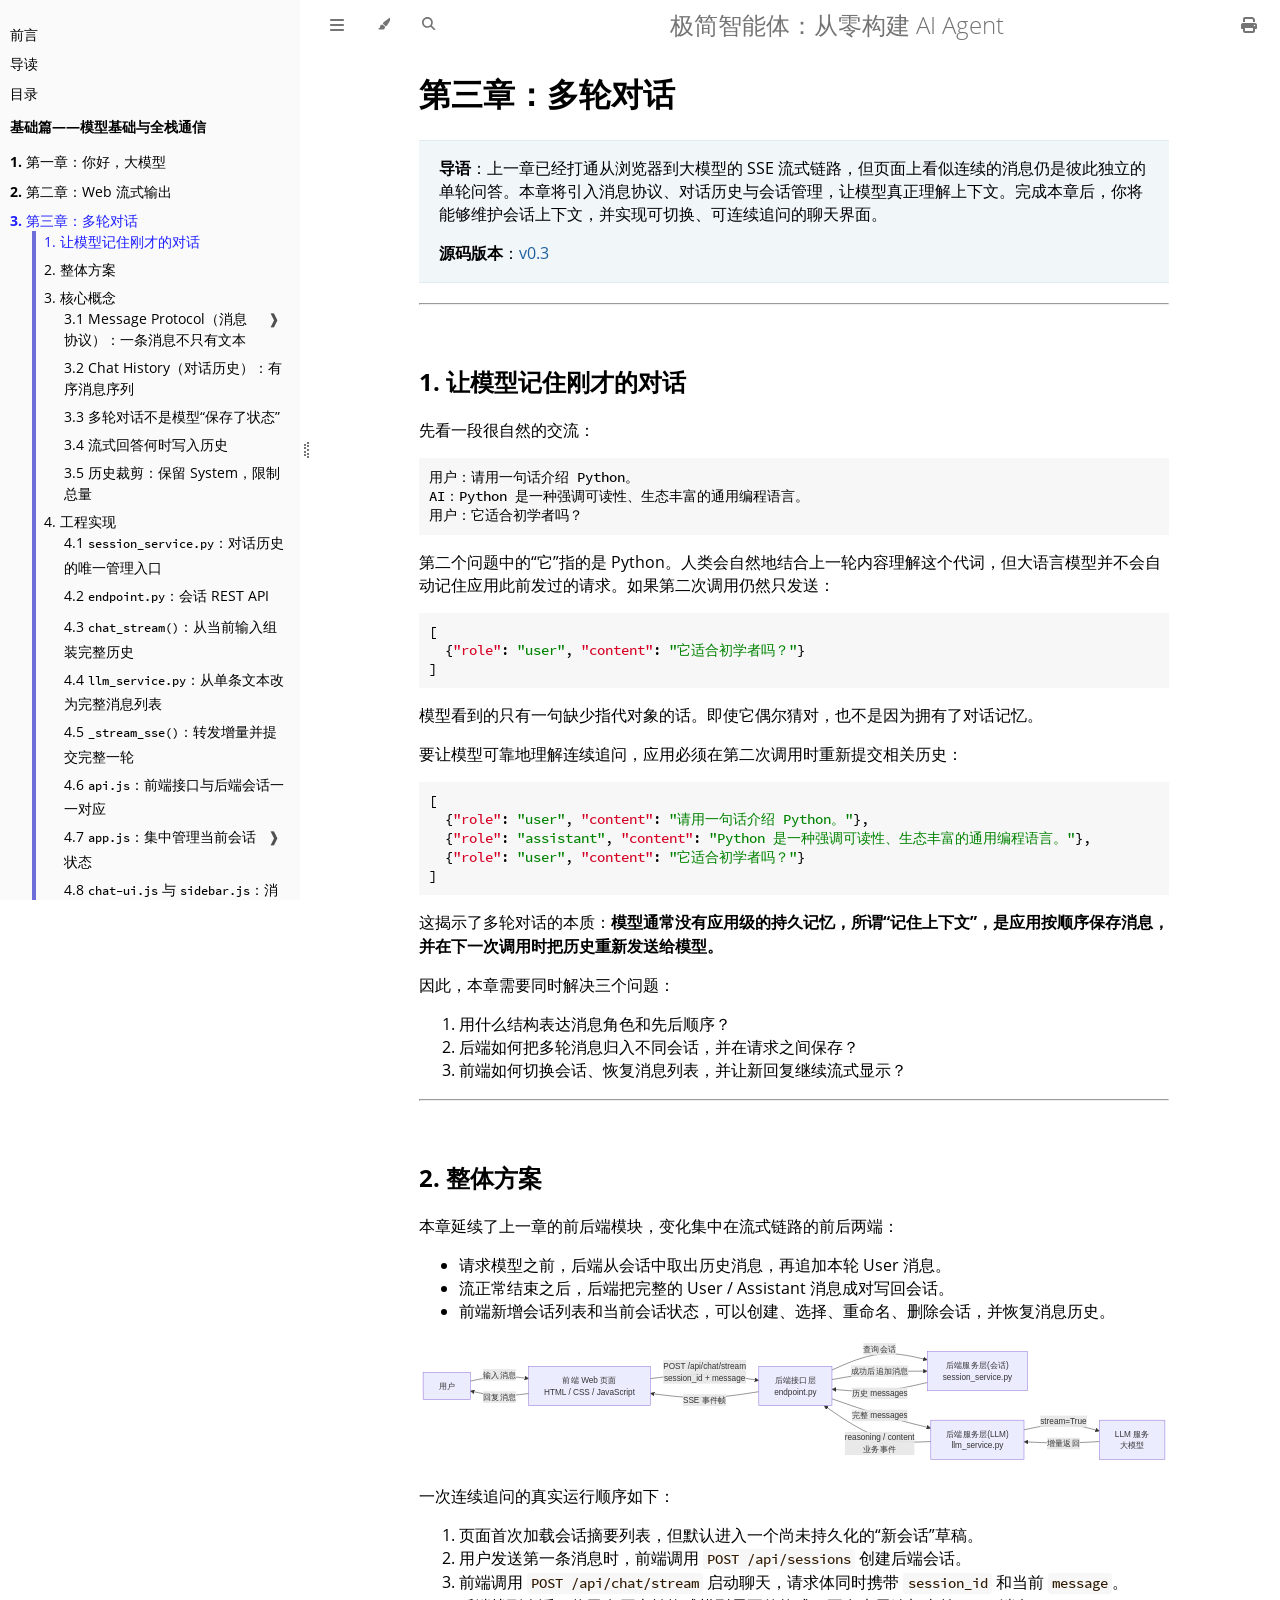
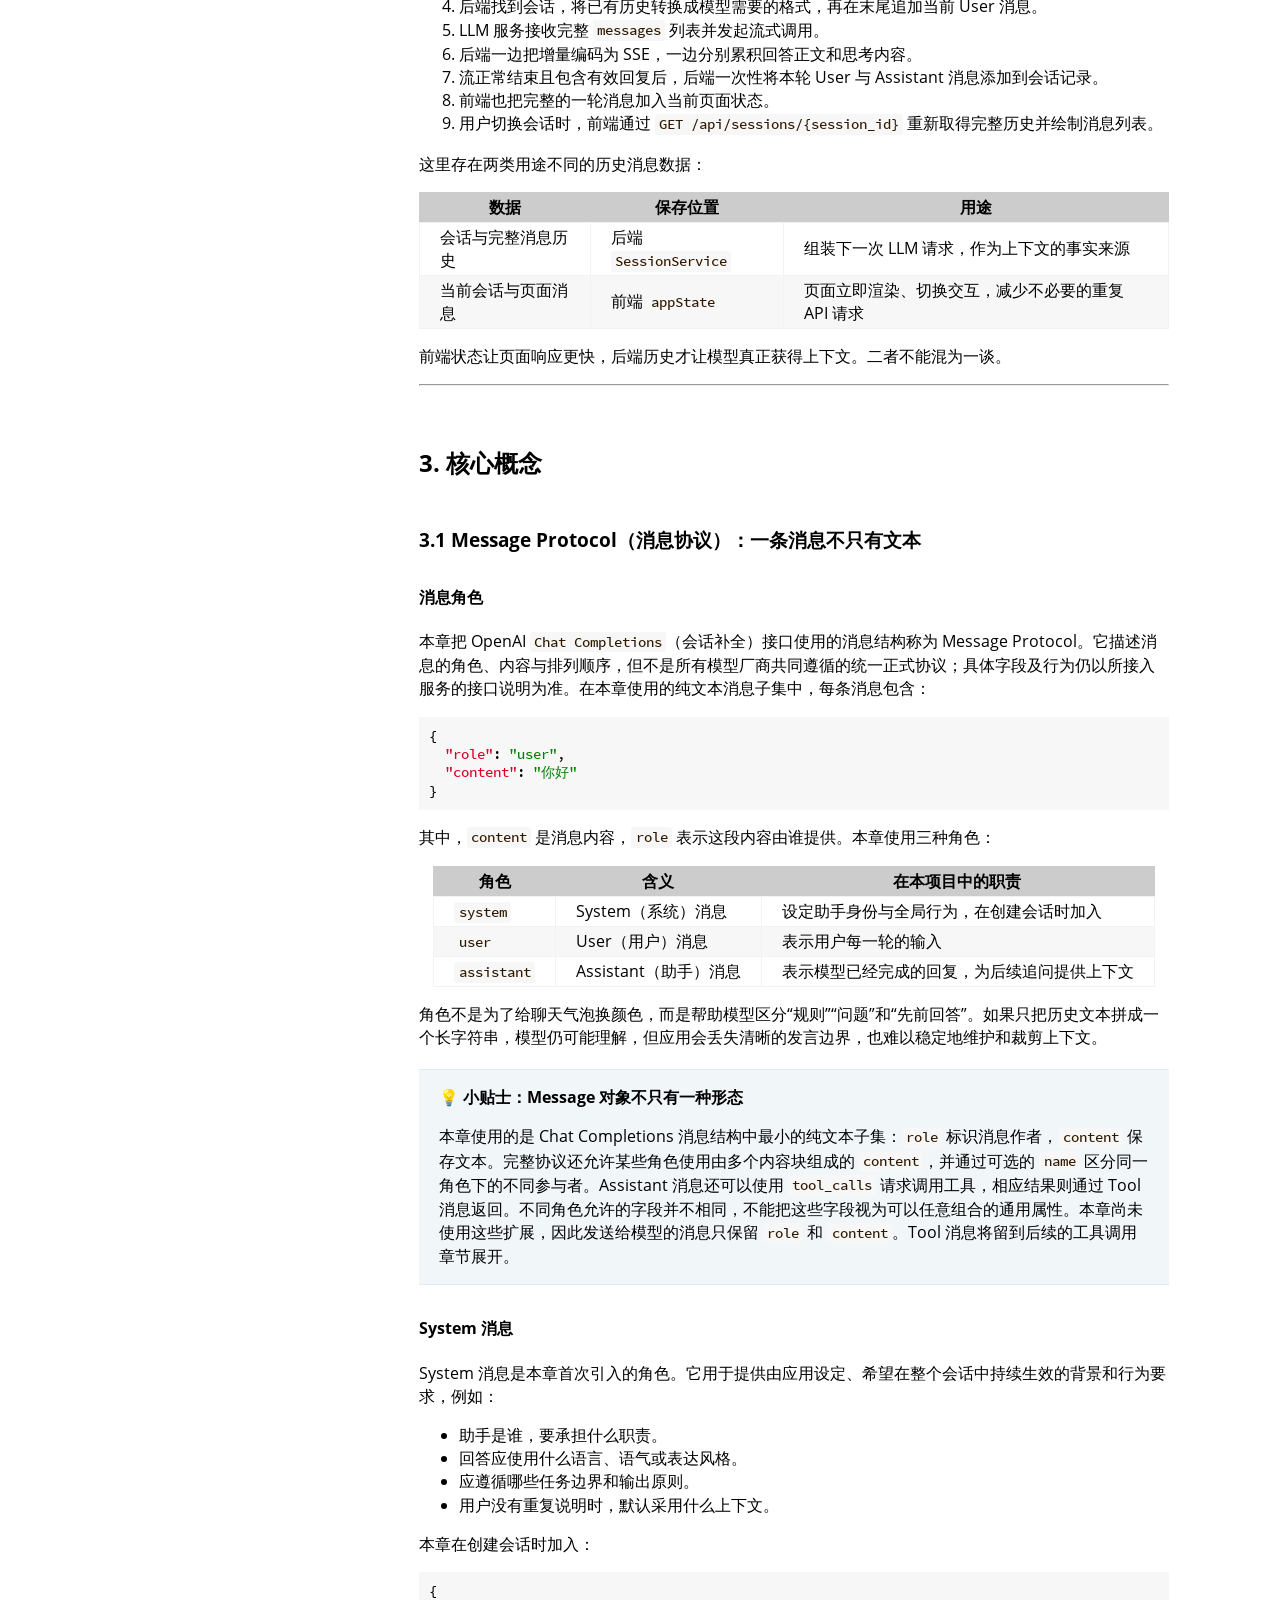
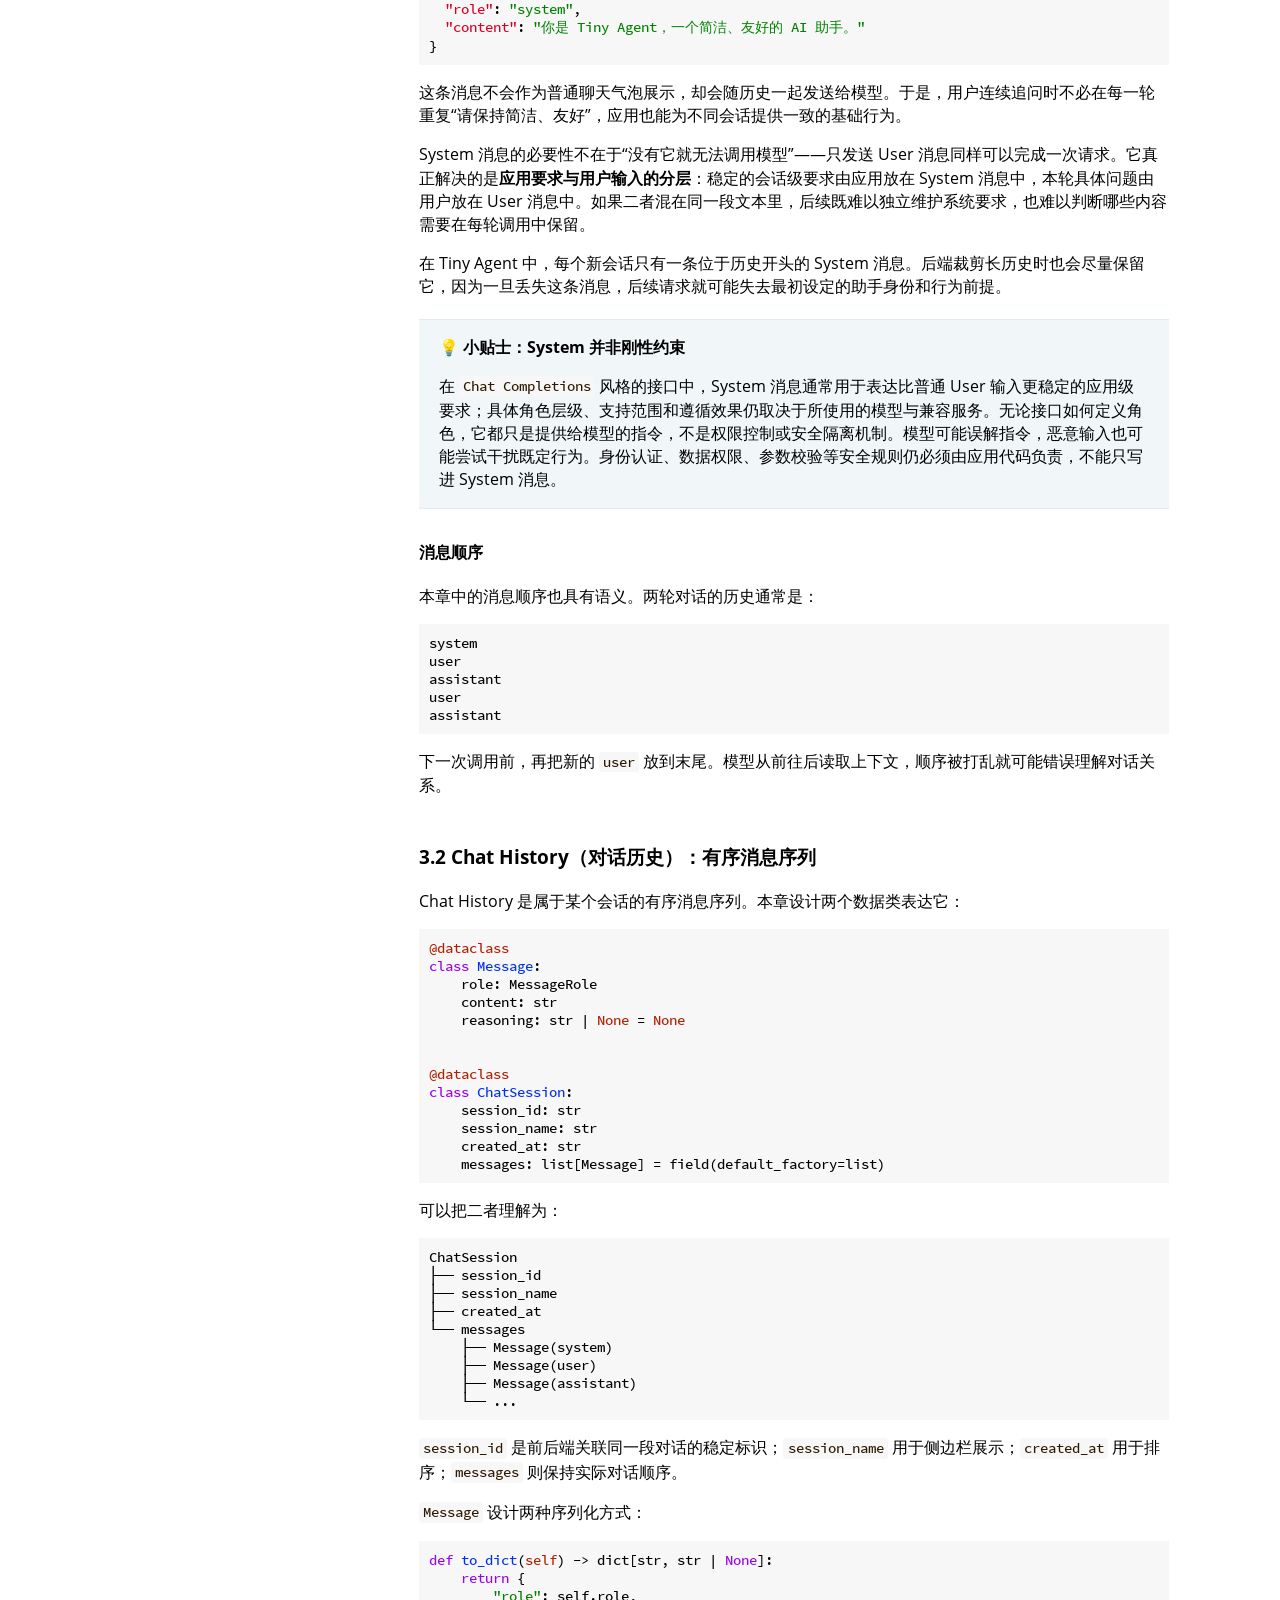
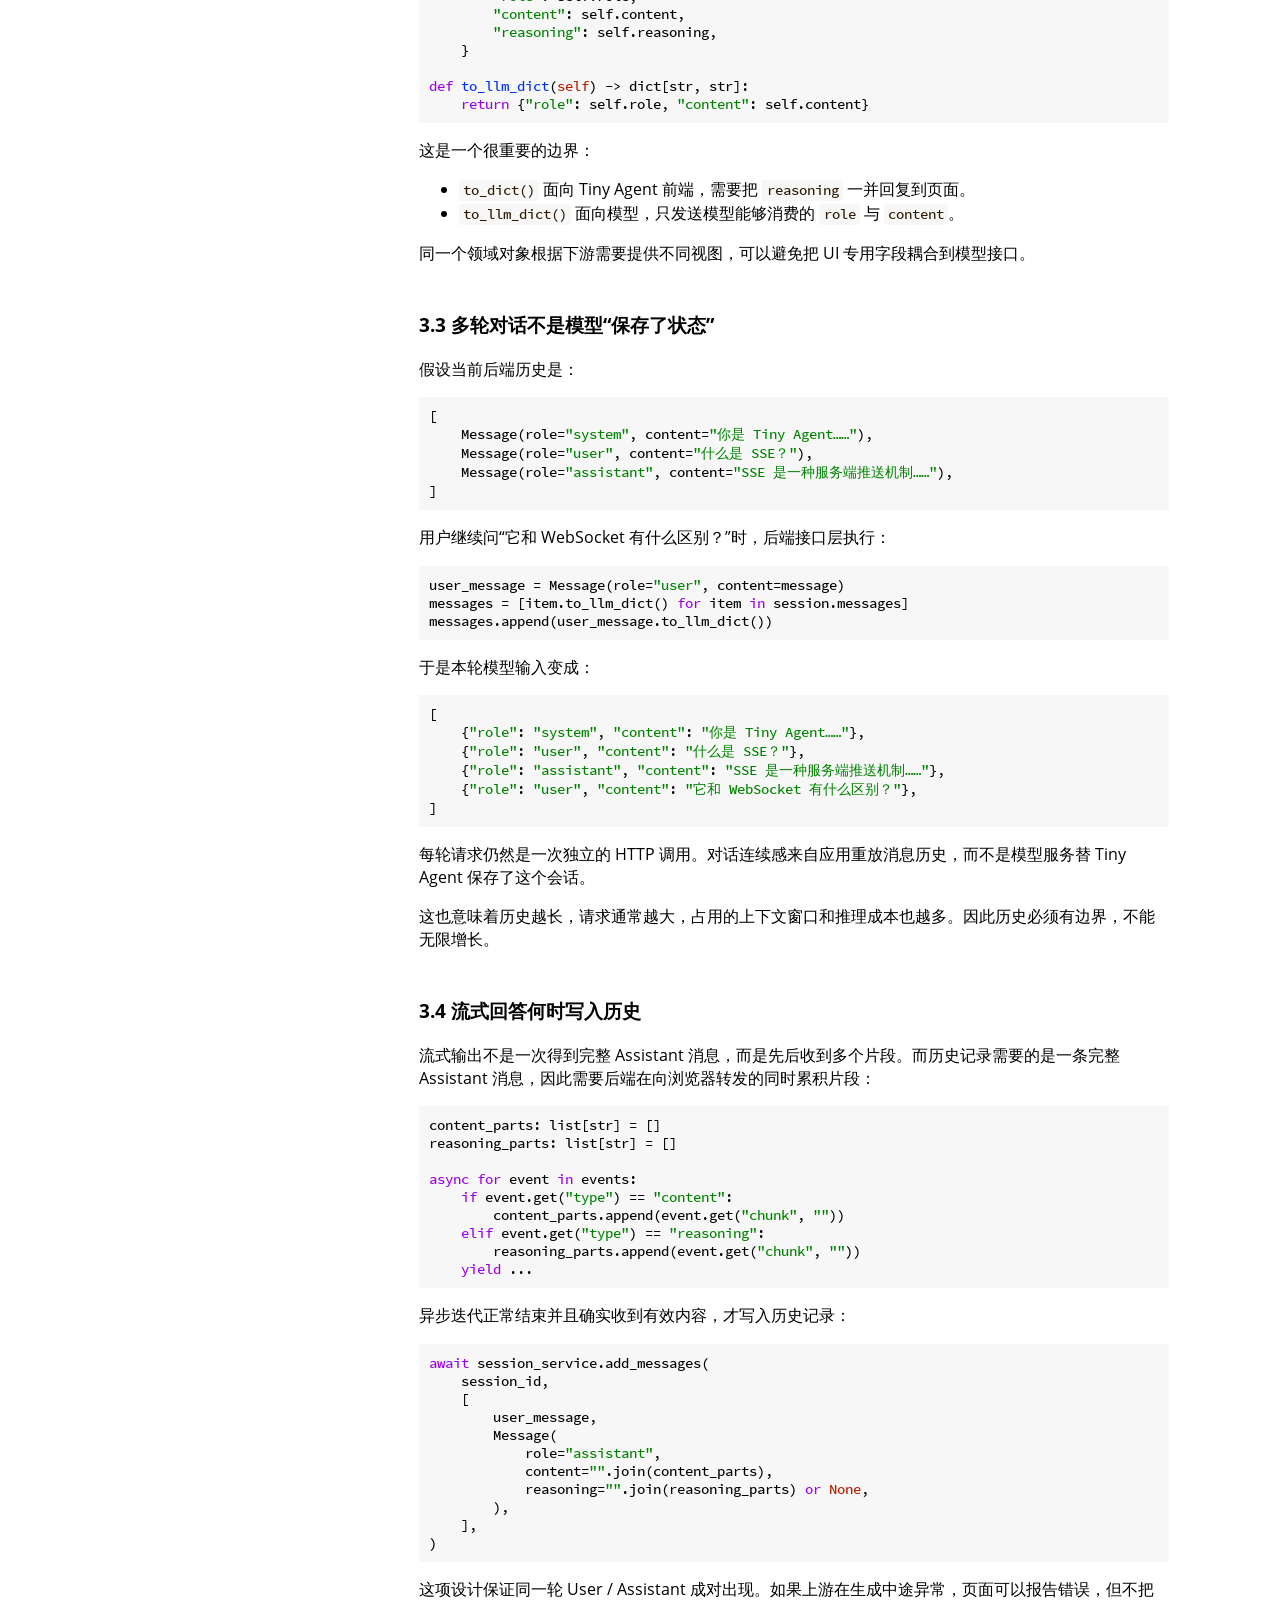
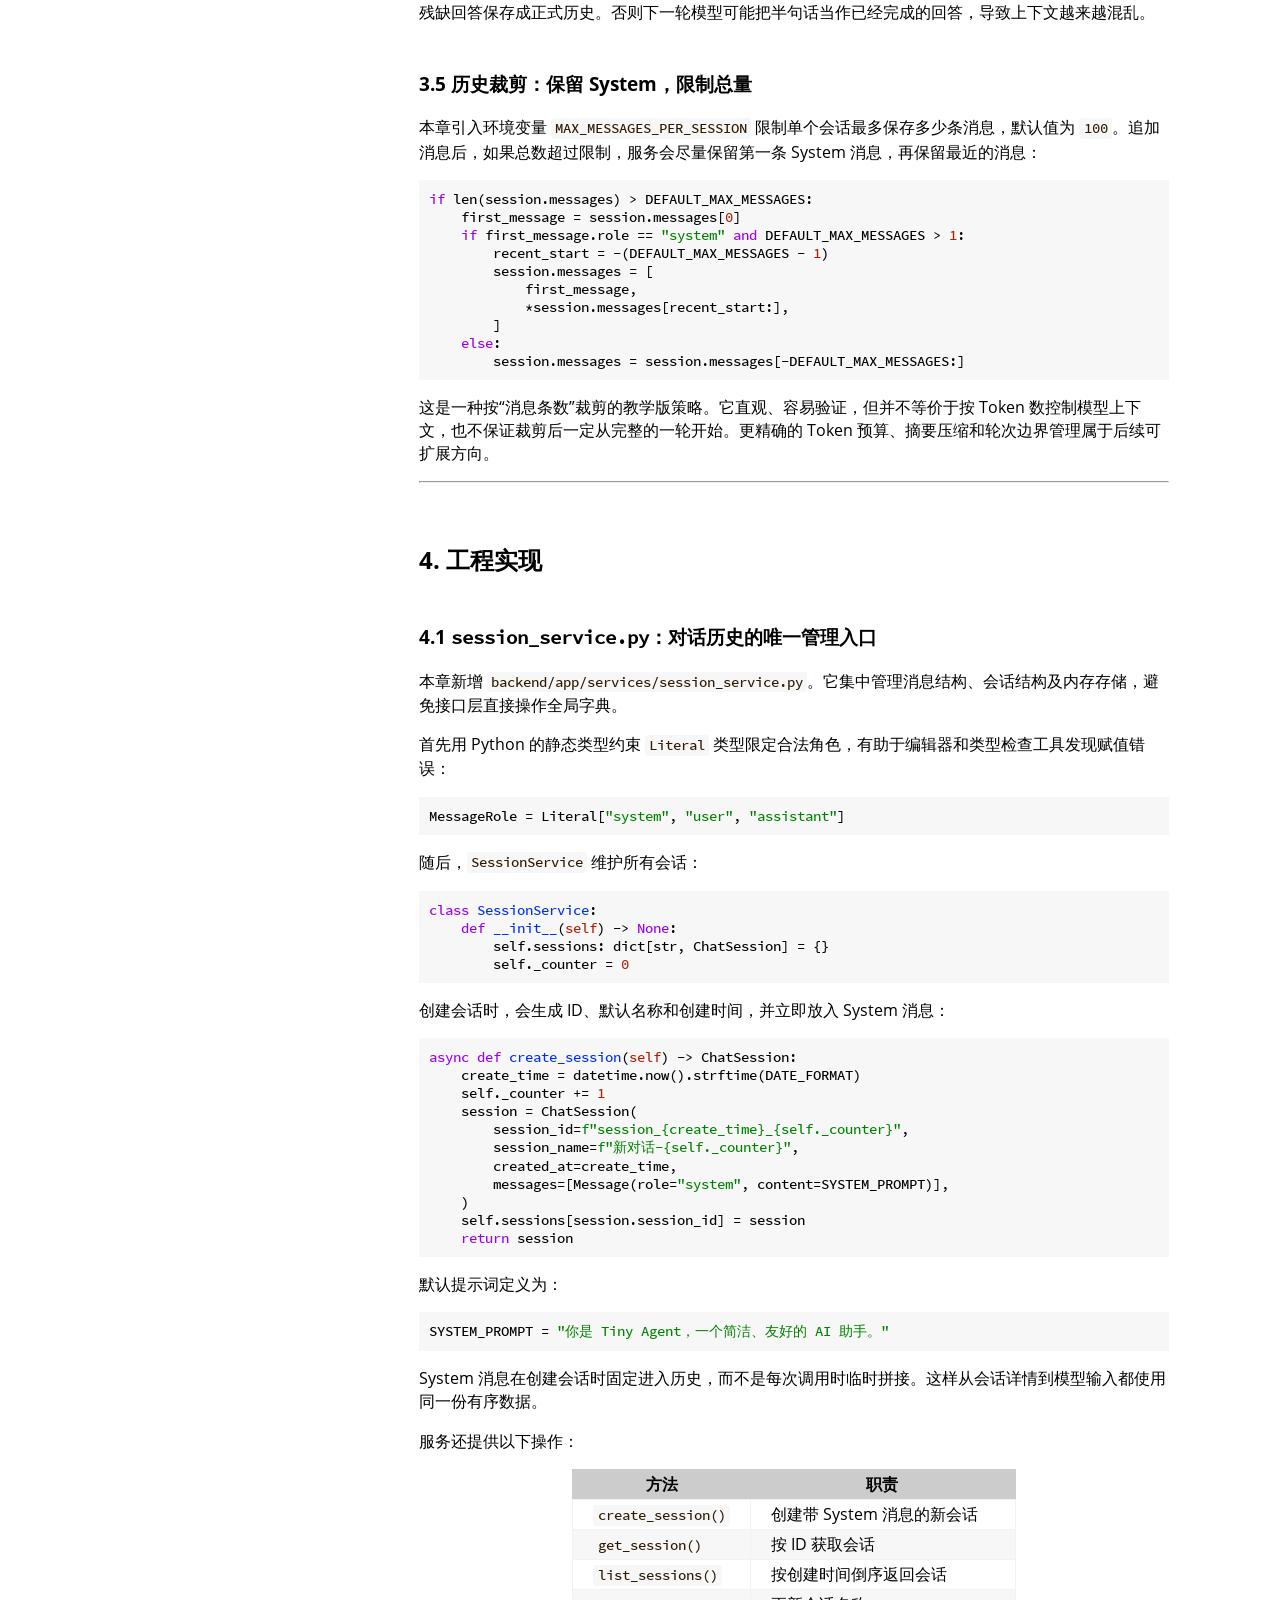
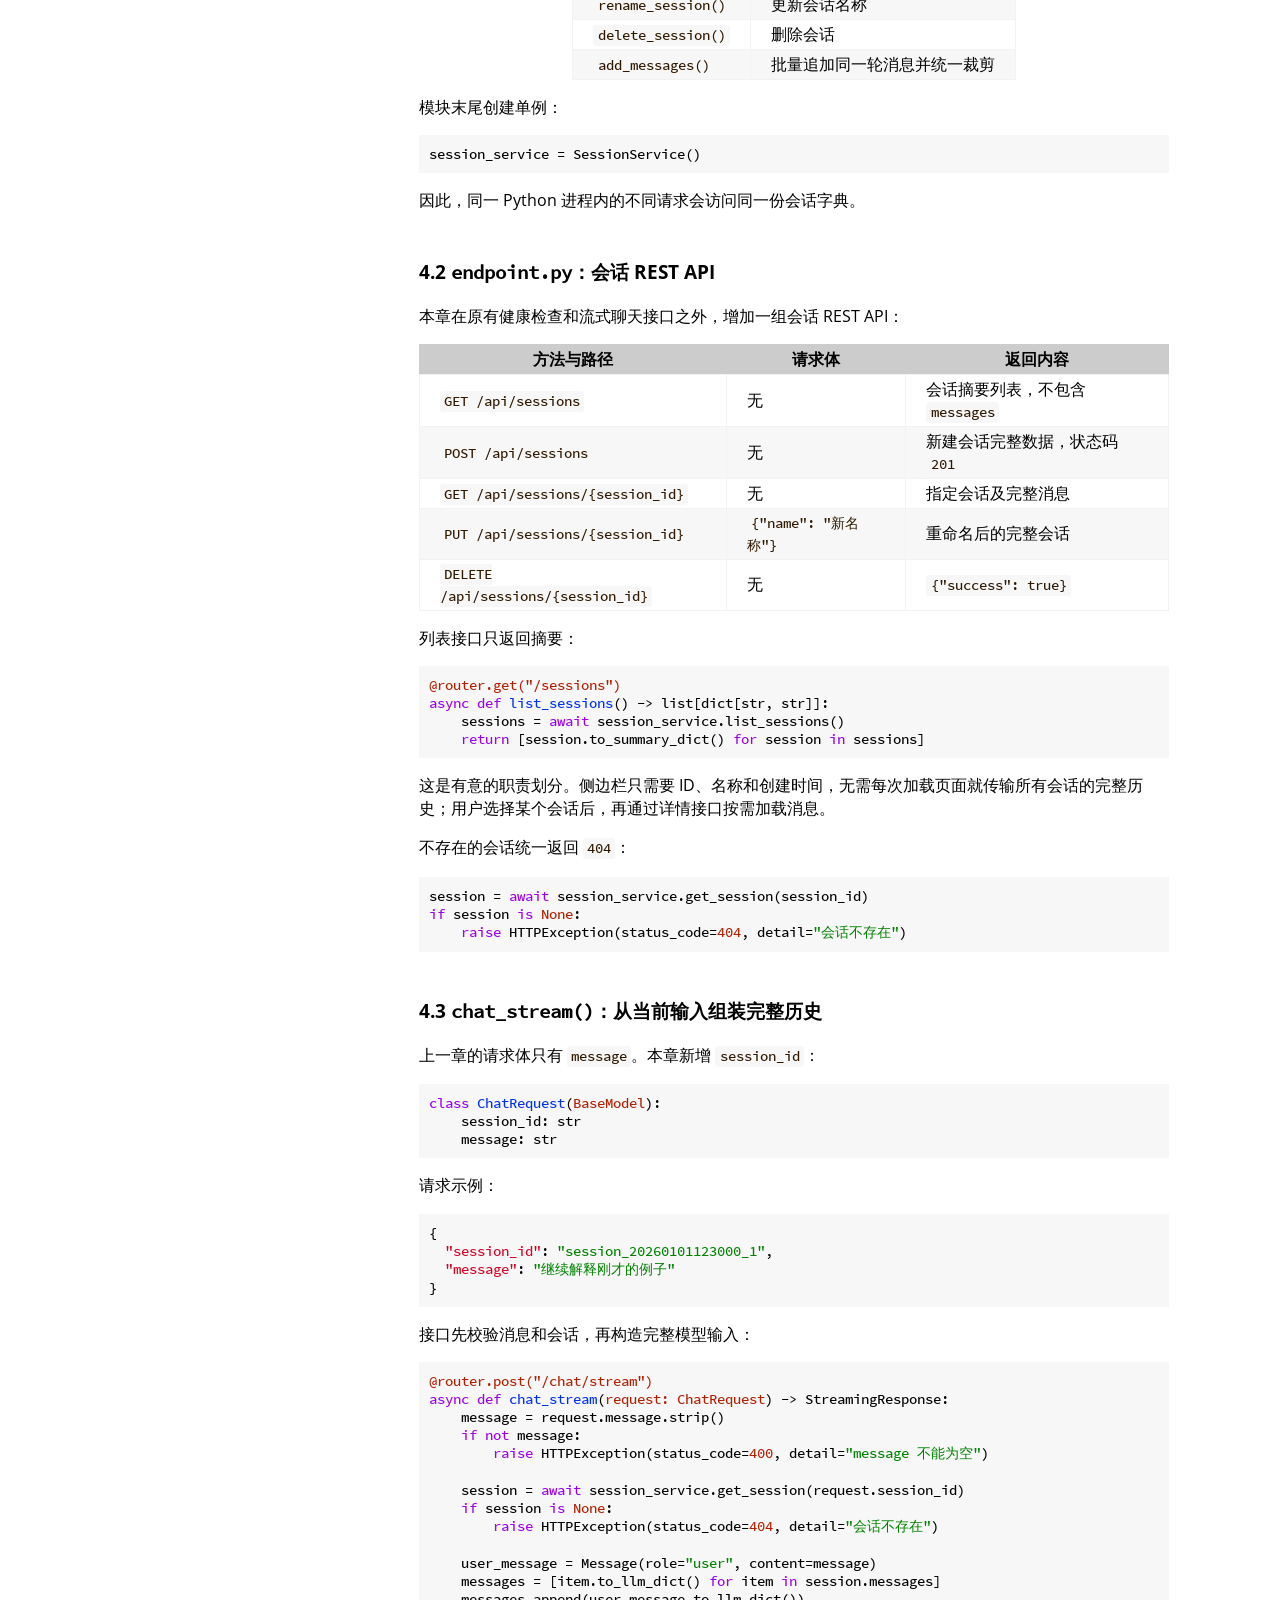
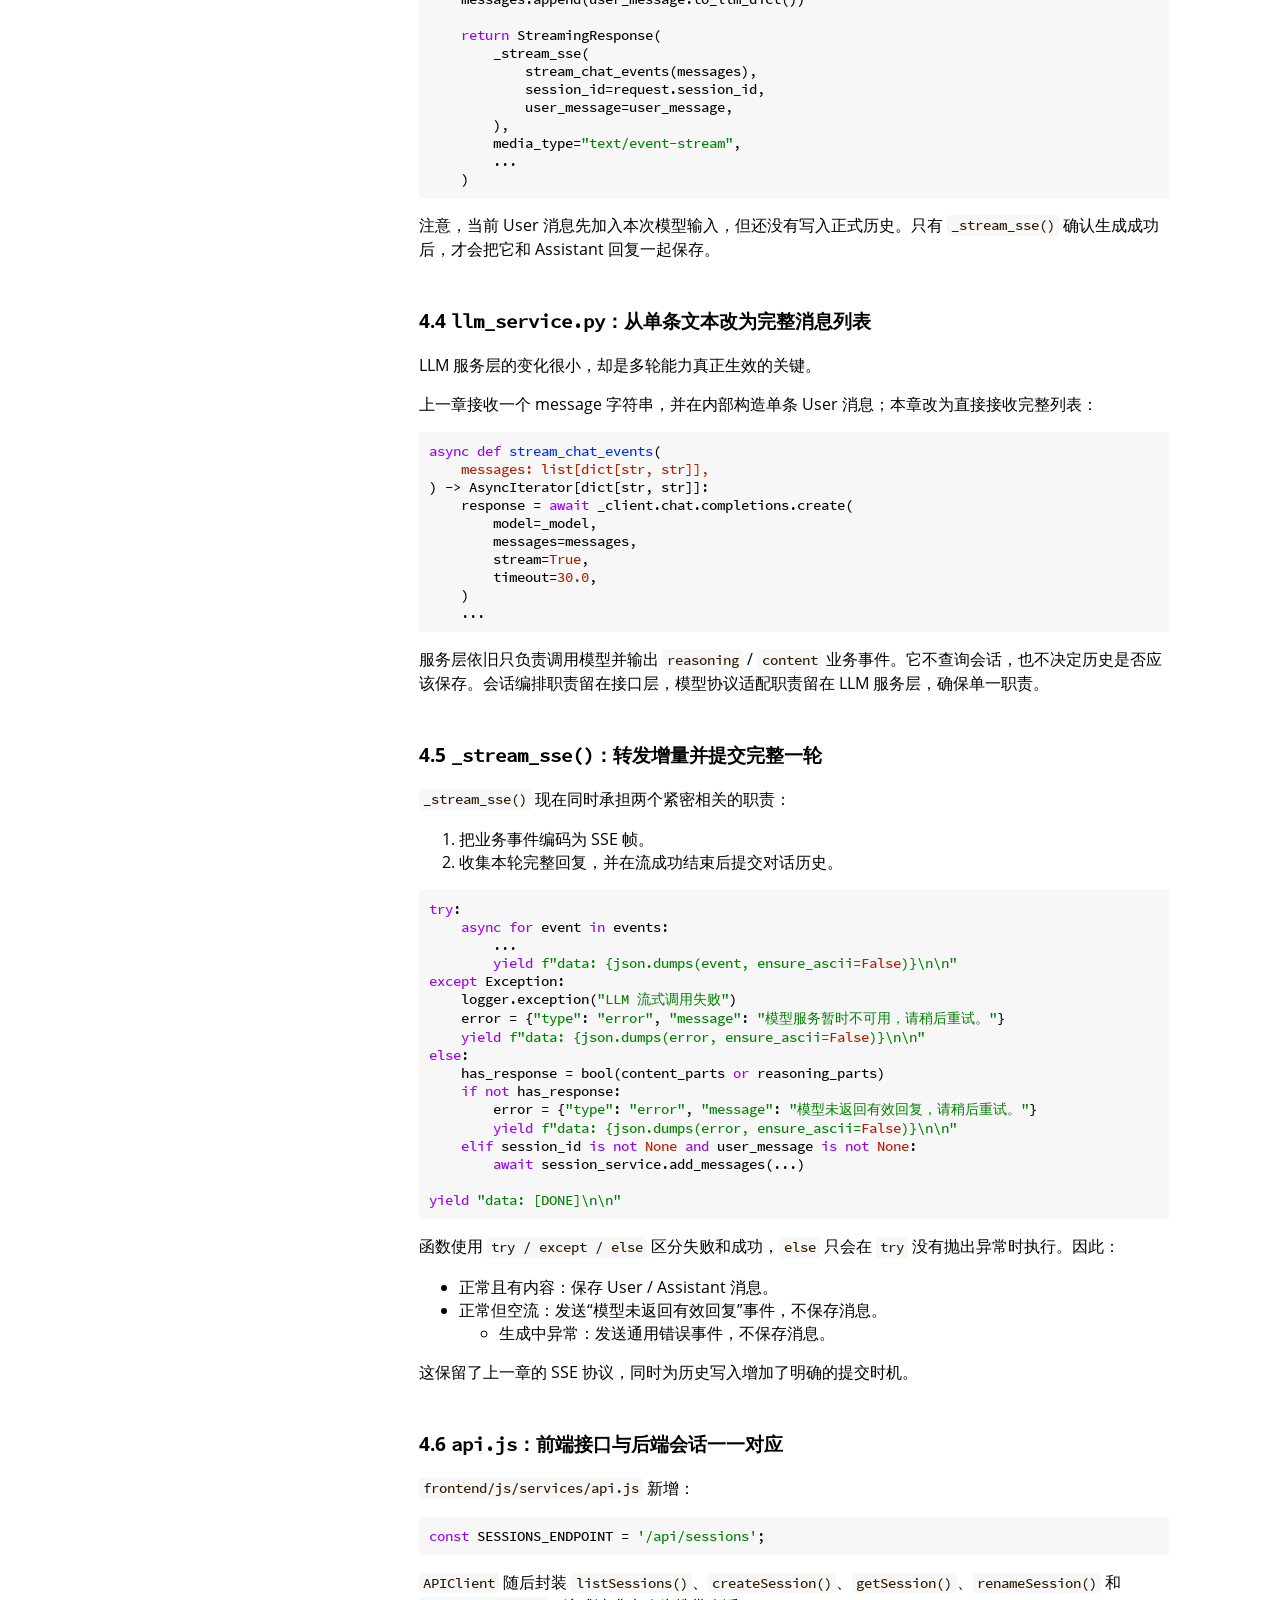
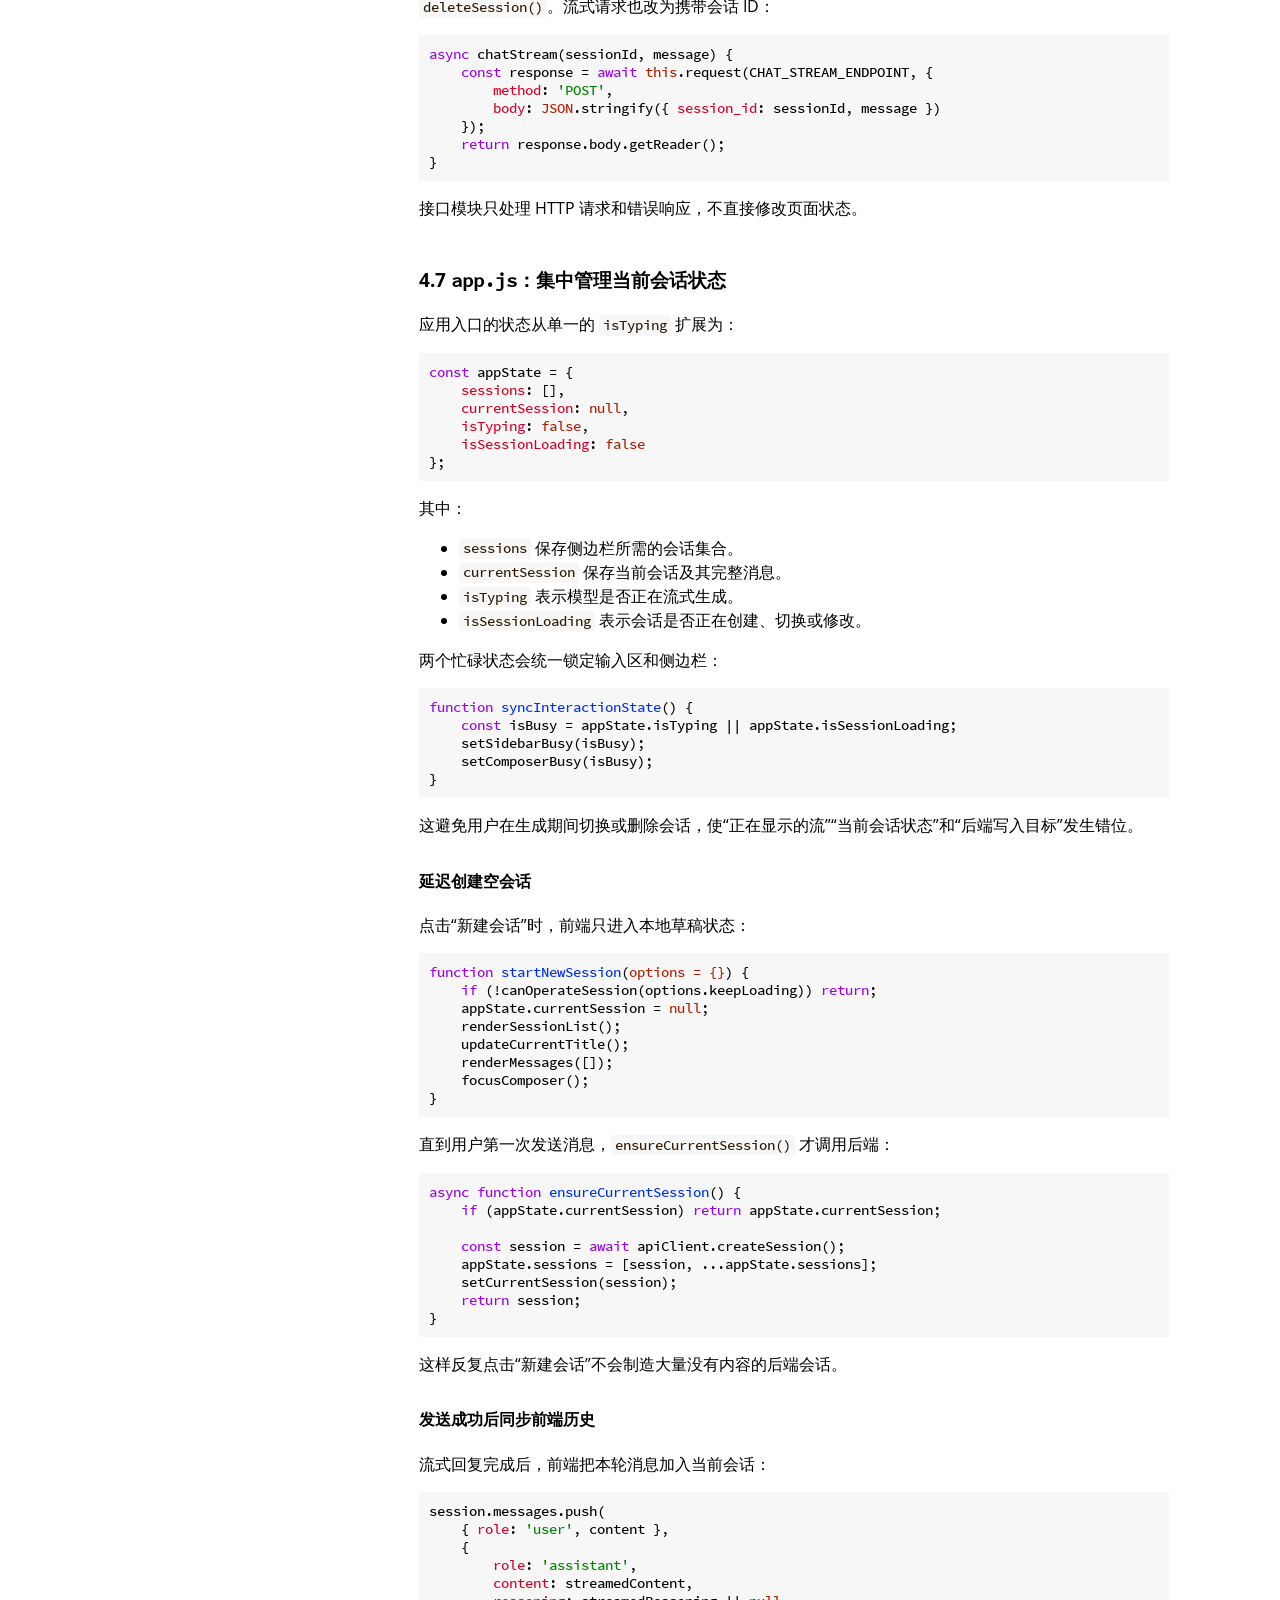
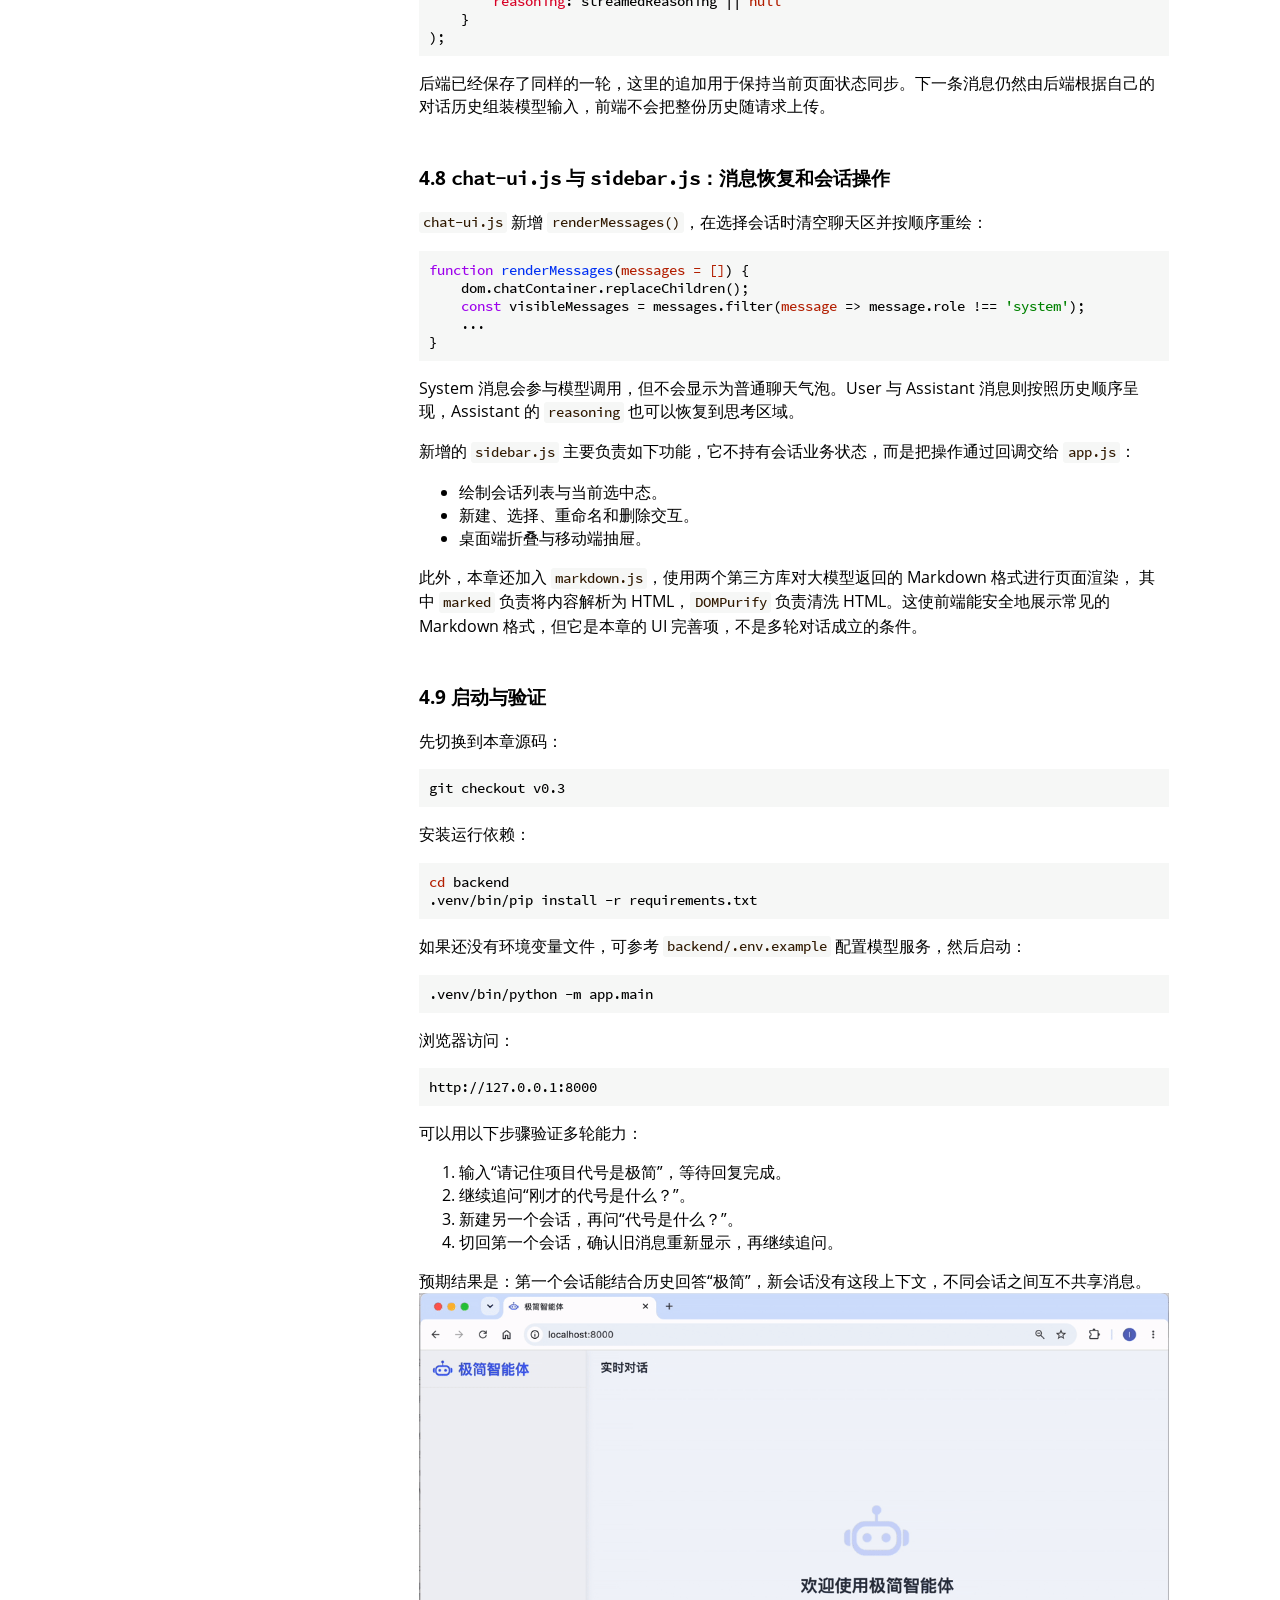
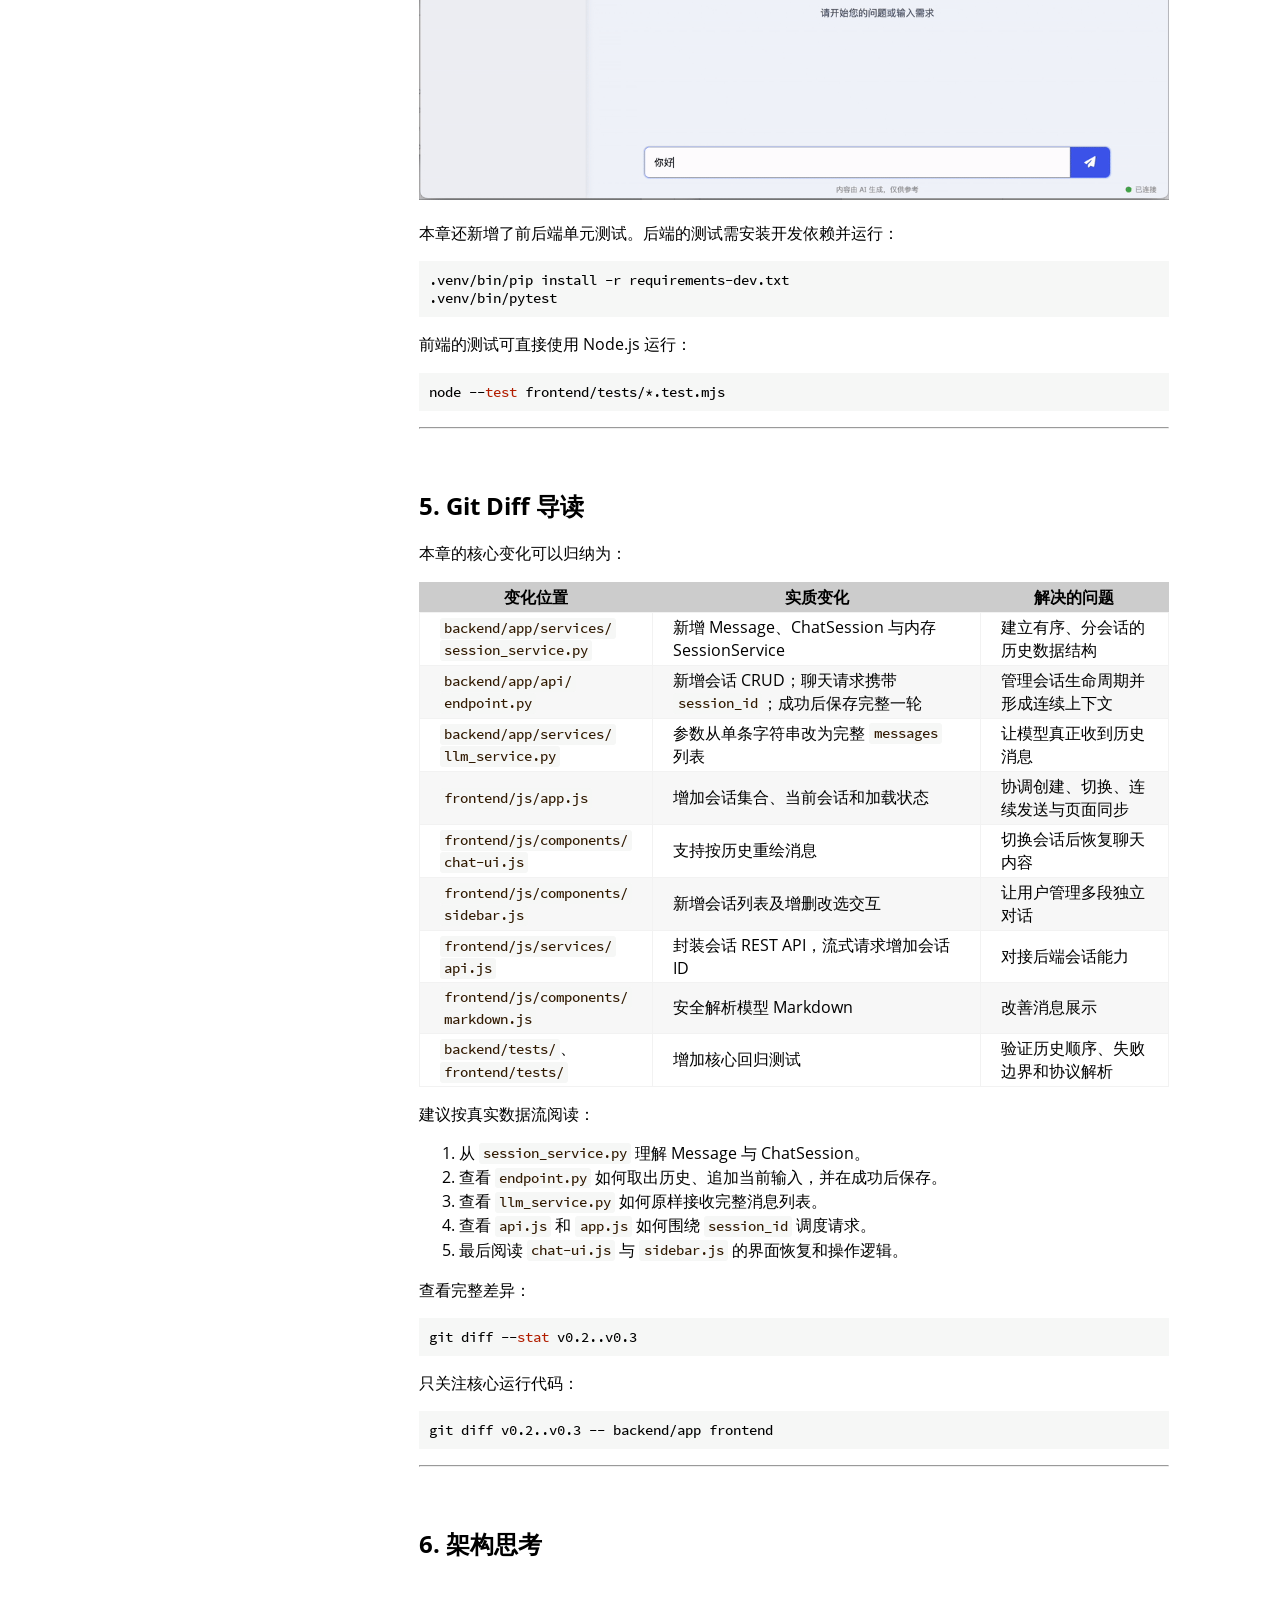
<file: chapter_03.html>
<!DOCTYPE HTML>
<html lang="cn" class="light sidebar-visible" dir="ltr">
    <head>
        <!-- Book generated using mdBook -->
        <meta charset="UTF-8">
        <title>第三章：多轮对话 - 极简智能体：从零构建 AI Agent</title>


        <!-- Custom HTML head -->

        <meta name="description" content="">
        <meta name="viewport" content="width=device-width, initial-scale=1">
        <meta name="theme-color" content="#ffffff">

        <link rel="icon" href="favicon-de23e50b.svg">
        <link rel="shortcut icon" href="favicon-8114d1fc.png">
        <link rel="stylesheet" href="css/variables-8adf115d.css">
        <link rel="stylesheet" href="css/general-e96d0476.css">
        <link rel="stylesheet" href="css/chrome-d279d366.css">
        <link rel="stylesheet" href="css/print-9e4910d8.css" media="print">

        <!-- Fonts -->
        <link rel="stylesheet" href="fonts/fonts-9644e21d.css">

        <!-- Highlight.js Stylesheets -->
        <link rel="stylesheet" id="mdbook-highlight-css" href="highlight-493f70e1.css">
        <link rel="stylesheet" id="mdbook-tomorrow-night-css" href="tomorrow-night-4c0ae647.css">
        <link rel="stylesheet" id="mdbook-ayu-highlight-css" href="ayu-highlight-3fdfc3ac.css">

        <!-- Custom theme stylesheets -->


        <!-- Provide site root and default themes to javascript -->
        <script>
            const path_to_root = "";
            const default_light_theme = "light";
            const default_dark_theme = "navy";
            window.path_to_searchindex_js = "searchindex-98a4e933.js";
        </script>
        <!-- Start loading toc.js asap -->
        <script src="toc-7045e2fb.js"></script>
    </head>
    <body>
    <div id="mdbook-help-container">
        <div id="mdbook-help-popup">
            <h2 class="mdbook-help-title">Keyboard shortcuts</h2>
            <div>
                <p>Press <kbd>←</kbd> or <kbd>→</kbd> to navigate between chapters</p>
                <p>Press <kbd>S</kbd> or <kbd>/</kbd> to search in the book</p>
                <p>Press <kbd>?</kbd> to show this help</p>
                <p>Press <kbd>Esc</kbd> to hide this help</p>
            </div>
        </div>
    </div>
    <div id="mdbook-body-container">
        <!-- Work around some values being stored in localStorage wrapped in quotes -->
        <script>
            try {
                let theme = localStorage.getItem('mdbook-theme');
                let sidebar = localStorage.getItem('mdbook-sidebar');

                if (theme.startsWith('"') && theme.endsWith('"')) {
                    localStorage.setItem('mdbook-theme', theme.slice(1, theme.length - 1));
                }

                if (sidebar.startsWith('"') && sidebar.endsWith('"')) {
                    localStorage.setItem('mdbook-sidebar', sidebar.slice(1, sidebar.length - 1));
                }
            } catch (e) { }
        </script>

        <!-- Set the theme before any content is loaded, prevents flash -->
        <script>
            const default_theme = window.matchMedia("(prefers-color-scheme: dark)").matches ? default_dark_theme : default_light_theme;
            let theme;
            try { theme = localStorage.getItem('mdbook-theme'); } catch(e) { }
            if (theme === null || theme === undefined) { theme = default_theme; }
            const html = document.documentElement;
            html.classList.remove('light')
            html.classList.add(theme);
            html.classList.add("js");
        </script>

        <input type="checkbox" id="mdbook-sidebar-toggle-anchor" class="hidden">

        <!-- Hide / unhide sidebar before it is displayed -->
        <script>
            let sidebar = null;
            const sidebar_toggle = document.getElementById("mdbook-sidebar-toggle-anchor");
            if (document.body.clientWidth >= 1080) {
                try { sidebar = localStorage.getItem('mdbook-sidebar'); } catch(e) { }
                sidebar = sidebar || 'visible';
            } else {
                sidebar = 'hidden';
                sidebar_toggle.checked = false;
            }
            if (sidebar === 'visible') {
                sidebar_toggle.checked = true;
            } else {
                html.classList.remove('sidebar-visible');
            }
        </script>

        <nav id="mdbook-sidebar" class="sidebar" aria-label="Table of contents">
            <!-- populated by js -->
            <mdbook-sidebar-scrollbox class="sidebar-scrollbox"></mdbook-sidebar-scrollbox>
            <noscript>
                <iframe class="sidebar-iframe-outer" src="toc.html"></iframe>
            </noscript>
            <div id="mdbook-sidebar-resize-handle" class="sidebar-resize-handle">
                <div class="sidebar-resize-indicator"></div>
            </div>
        </nav>

        <div id="mdbook-page-wrapper" class="page-wrapper">

            <div class="page">
                <div id="mdbook-menu-bar-hover-placeholder"></div>
                <div id="mdbook-menu-bar" class="menu-bar sticky">
                    <div class="left-buttons">
                        <label id="mdbook-sidebar-toggle" class="icon-button" for="mdbook-sidebar-toggle-anchor" title="Toggle Table of Contents" aria-label="Toggle Table of Contents" aria-controls="mdbook-sidebar">
                            <span class=fa-svg><svg xmlns="http://www.w3.org/2000/svg" viewBox="0 0 448 512"><!--! Font Awesome Free 6.2.0 by @fontawesome - https://fontawesome.com License - https://fontawesome.com/license/free (Icons: CC BY 4.0, Fonts: SIL OFL 1.1, Code: MIT License) Copyright 2022 Fonticons, Inc. --><path d="M0 96C0 78.3 14.3 64 32 64H416c17.7 0 32 14.3 32 32s-14.3 32-32 32H32C14.3 128 0 113.7 0 96zM0 256c0-17.7 14.3-32 32-32H416c17.7 0 32 14.3 32 32s-14.3 32-32 32H32c-17.7 0-32-14.3-32-32zM448 416c0 17.7-14.3 32-32 32H32c-17.7 0-32-14.3-32-32s14.3-32 32-32H416c17.7 0 32 14.3 32 32z"/></svg></span>
                        </label>
                        <button id="mdbook-theme-toggle" class="icon-button" type="button" title="Change theme" aria-label="Change theme" aria-haspopup="true" aria-expanded="false" aria-controls="mdbook-theme-list">
                            <span class=fa-svg><svg xmlns="http://www.w3.org/2000/svg" viewBox="0 0 576 512"><!--! Font Awesome Free 6.2.0 by @fontawesome - https://fontawesome.com License - https://fontawesome.com/license/free (Icons: CC BY 4.0, Fonts: SIL OFL 1.1, Code: MIT License) Copyright 2022 Fonticons, Inc. --><path d="M371.3 367.1c27.3-3.9 51.9-19.4 67.2-42.9L600.2 74.1c12.6-19.5 9.4-45.3-7.6-61.2S549.7-4.4 531.1 9.6L294.4 187.2c-24 18-38.2 46.1-38.4 76.1L371.3 367.1zm-19.6 25.4l-116-104.4C175.9 290.3 128 339.6 128 400c0 3.9 .2 7.8 .6 11.6c1.8 17.5-10.2 36.4-27.8 36.4H96c-17.7 0-32 14.3-32 32s14.3 32 32 32H240c61.9 0 112-50.1 112-112c0-2.5-.1-5-.2-7.5z"/></svg></span>
                        </button>
                        <ul id="mdbook-theme-list" class="theme-popup" aria-label="Themes" role="menu">
                            <li role="none"><button role="menuitem" class="theme" id="mdbook-theme-default_theme">Auto</button></li>
                            <li role="none"><button role="menuitem" class="theme" id="mdbook-theme-light">Light</button></li>
                            <li role="none"><button role="menuitem" class="theme" id="mdbook-theme-rust">Rust</button></li>
                            <li role="none"><button role="menuitem" class="theme" id="mdbook-theme-coal">Coal</button></li>
                            <li role="none"><button role="menuitem" class="theme" id="mdbook-theme-navy">Navy</button></li>
                            <li role="none"><button role="menuitem" class="theme" id="mdbook-theme-ayu">Ayu</button></li>
                        </ul>
                        <button id="mdbook-search-toggle" class="icon-button" type="button" title="Search (`/`)" aria-label="Toggle Searchbar" aria-expanded="false" aria-keyshortcuts="/ s" aria-controls="mdbook-searchbar">
                            <span class=fa-svg><svg xmlns="http://www.w3.org/2000/svg" viewBox="0 0 512 512"><!--! Font Awesome Free 6.2.0 by @fontawesome - https://fontawesome.com License - https://fontawesome.com/license/free (Icons: CC BY 4.0, Fonts: SIL OFL 1.1, Code: MIT License) Copyright 2022 Fonticons, Inc. --><path d="M416 208c0 45.9-14.9 88.3-40 122.7L502.6 457.4c12.5 12.5 12.5 32.8 0 45.3s-32.8 12.5-45.3 0L330.7 376c-34.4 25.2-76.8 40-122.7 40C93.1 416 0 322.9 0 208S93.1 0 208 0S416 93.1 416 208zM208 352c79.5 0 144-64.5 144-144s-64.5-144-144-144S64 128.5 64 208s64.5 144 144 144z"/></svg></span>
                        </button>
                    </div>

                    <h1 class="menu-title">极简智能体：从零构建 AI Agent</h1>

                    <div class="right-buttons">
                        <a href="print.html" title="Print this book" aria-label="Print this book">
                            <span class=fa-svg id="print-button"><svg xmlns="http://www.w3.org/2000/svg" viewBox="0 0 512 512"><!--! Font Awesome Free 6.2.0 by @fontawesome - https://fontawesome.com License - https://fontawesome.com/license/free (Icons: CC BY 4.0, Fonts: SIL OFL 1.1, Code: MIT License) Copyright 2022 Fonticons, Inc. --><path d="M128 0C92.7 0 64 28.7 64 64v96h64V64H354.7L384 93.3V160h64V93.3c0-17-6.7-33.3-18.7-45.3L400 18.7C388 6.7 371.7 0 354.7 0H128zM384 352v32 64H128V384 368 352H384zm64 32h32c17.7 0 32-14.3 32-32V256c0-35.3-28.7-64-64-64H64c-35.3 0-64 28.7-64 64v96c0 17.7 14.3 32 32 32H64v64c0 35.3 28.7 64 64 64H384c35.3 0 64-28.7 64-64V384zm-16-88c-13.3 0-24-10.7-24-24s10.7-24 24-24s24 10.7 24 24s-10.7 24-24 24z"/></svg></span>
                        </a>

                    </div>
                </div>

                <div id="mdbook-search-wrapper" class="hidden">
                    <form id="mdbook-searchbar-outer" class="searchbar-outer">
                        <div class="search-wrapper">
                            <input type="search" id="mdbook-searchbar" name="searchbar" placeholder="Search this book ..." aria-controls="mdbook-searchresults-outer" aria-describedby="searchresults-header">
                            <div class="spinner-wrapper">
                                <span class=fa-svg id="fa-spin"><svg xmlns="http://www.w3.org/2000/svg" viewBox="0 0 512 512"><!--! Font Awesome Free 6.2.0 by @fontawesome - https://fontawesome.com License - https://fontawesome.com/license/free (Icons: CC BY 4.0, Fonts: SIL OFL 1.1, Code: MIT License) Copyright 2022 Fonticons, Inc. --><path d="M304 48c0-26.5-21.5-48-48-48s-48 21.5-48 48s21.5 48 48 48s48-21.5 48-48zm0 416c0-26.5-21.5-48-48-48s-48 21.5-48 48s21.5 48 48 48s48-21.5 48-48zM48 304c26.5 0 48-21.5 48-48s-21.5-48-48-48s-48 21.5-48 48s21.5 48 48 48zm464-48c0-26.5-21.5-48-48-48s-48 21.5-48 48s21.5 48 48 48s48-21.5 48-48zM142.9 437c18.7-18.7 18.7-49.1 0-67.9s-49.1-18.7-67.9 0s-18.7 49.1 0 67.9s49.1 18.7 67.9 0zm0-294.2c18.7-18.7 18.7-49.1 0-67.9S93.7 56.2 75 75s-18.7 49.1 0 67.9s49.1 18.7 67.9 0zM369.1 437c18.7 18.7 49.1 18.7 67.9 0s18.7-49.1 0-67.9s-49.1-18.7-67.9 0s-18.7 49.1 0 67.9z"/></svg></span>
                            </div>
                        </div>
                    </form>
                    <div id="mdbook-searchresults-outer" class="searchresults-outer hidden">
                        <div id="mdbook-searchresults-header" class="searchresults-header"></div>
                        <ul id="mdbook-searchresults">
                        </ul>
                    </div>
                </div>

                <!-- Apply ARIA attributes after the sidebar and the sidebar toggle button are added to the DOM -->
                <script>
                    document.getElementById('mdbook-sidebar-toggle').setAttribute('aria-expanded', sidebar === 'visible');
                    document.getElementById('mdbook-sidebar').setAttribute('aria-hidden', sidebar !== 'visible');
                    Array.from(document.querySelectorAll('#mdbook-sidebar a')).forEach(function(link) {
                        link.setAttribute('tabIndex', sidebar === 'visible' ? 0 : -1);
                    });
                </script>

                <div id="mdbook-content" class="content">
                    <main>
                        <h1 id="第三章多轮对话"><a class="header" href="#第三章多轮对话">第三章：多轮对话</a></h1>
<blockquote>
<p><strong>导语</strong>：上一章已经打通从浏览器到大模型的 SSE 流式链路，但页面上看似连续的消息仍是彼此独立的单轮问答。本章将引入消息协议、对话历史与会话管理，让模型真正理解上下文。完成本章后，你将能够维护会话上下文，并实现可切换、可连续追问的聊天界面。</p>
<p><strong>源码版本</strong>：<a href="https://github.com/leonlucc/tiny-agent/tree/v0.3">v0.3</a></p>
</blockquote>
<hr>
<h2 id="1-让模型记住刚才的对话"><a class="header" href="#1-让模型记住刚才的对话">1. 让模型记住刚才的对话</a></h2>
<p>先看一段很自然的交流：</p>
<pre><code class="language-text">用户：请用一句话介绍 Python。
AI：Python 是一种强调可读性、生态丰富的通用编程语言。
用户：它适合初学者吗？
</code></pre>
<p>第二个问题中的“它”指的是 Python。人类会自然地结合上一轮内容理解这个代词，但大语言模型并不会自动记住应用此前发过的请求。如果第二次调用仍然只发送：</p>
<pre><code class="language-json">[
  {"role": "user", "content": "它适合初学者吗？"}
]
</code></pre>
<p>模型看到的只有一句缺少指代对象的话。即使它偶尔猜对，也不是因为拥有了对话记忆。</p>
<p>要让模型可靠地理解连续追问，应用必须在第二次调用时重新提交相关历史：</p>
<pre><code class="language-json">[
  {"role": "user", "content": "请用一句话介绍 Python。"},
  {"role": "assistant", "content": "Python 是一种强调可读性、生态丰富的通用编程语言。"},
  {"role": "user", "content": "它适合初学者吗？"}
]
</code></pre>
<p>这揭示了多轮对话的本质：<strong>模型通常没有应用级的持久记忆，所谓“记住上下文”，是应用按顺序保存消息，并在下一次调用时把历史重新发送给模型。</strong></p>
<p>因此，本章需要同时解决三个问题：</p>
<ol>
<li>用什么结构表达消息角色和先后顺序？</li>
<li>后端如何把多轮消息归入不同会话，并在请求之间保存？</li>
<li>前端如何切换会话、恢复消息列表，并让新回复继续流式显示？</li>
</ol>
<hr>
<h2 id="2-整体方案"><a class="header" href="#2-整体方案">2. 整体方案</a></h2>
<p>本章延续了上一章的前后端模块，变化集中在流式链路的前后两端：</p>
<ul>
<li>请求模型之前，后端从会话中取出历史消息，再追加本轮 User 消息。</li>
<li>流正常结束之后，后端把完整的 User / Assistant 消息成对写回会话。</li>
<li>前端新增会话列表和当前会话状态，可以创建、选择、重命名、删除会话，并恢复消息历史。</li>
</ul>
<pre class="mermaid">flowchart LR
    User["用户"] --&gt;|输入消息| UI["前端 Web 页面&lt;br/&gt;HTML / CSS / JavaScript"]
    UI --&gt;|"POST /api/chat/stream&lt;br/&gt;session_id + message"| API["后端接口层&lt;br/&gt;endpoint.py"]
    API --&gt;|查询会话| Session["后端服务层(会话)&lt;br/&gt;session_service.py"]
    Session --&gt;|"历史 messages"| API
    API --&gt;|"完整 messages"| Service["后端服务层(LLM)&lt;br/&gt;llm_service.py"]
    Service --&gt;|"stream=True"| LLM["LLM 服务&lt;br/&gt;大模型"]
    LLM --&gt;|增量返回| Service
    Service --&gt;|"reasoning / content&lt;br/&gt;业务事件"| API
    API --&gt;|"SSE 事件帧"| UI
    UI --&gt;|回复消息| User
    API --&gt;|"成功后追加消息"| Session
</pre>

<p>一次连续追问的真实运行顺序如下：</p>
<ol>
<li>页面首次加载会话摘要列表，但默认进入一个尚未持久化的“新会话”草稿。</li>
<li>用户发送第一条消息时，前端调用 <code>POST /api/sessions</code> 创建后端会话。</li>
<li>前端调用 <code>POST /api/chat/stream</code> 启动聊天，请求体同时携带 <code>session_id</code> 和当前 <code>message</code>。</li>
<li>后端找到会话，将已有历史转换成模型需要的格式，再在末尾追加当前 User 消息。</li>
<li>LLM 服务接收完整 <code>messages</code> 列表并发起流式调用。</li>
<li>后端一边把增量编码为 SSE，一边分别累积回答正文和思考内容。</li>
<li>流正常结束且包含有效回复后，后端一次性将本轮 User 与 Assistant 消息添加到会话记录。</li>
<li>前端也把完整的一轮消息加入当前页面状态。</li>
<li>用户切换会话时，前端通过 <code>GET /api/sessions/{session_id}</code> 重新取得完整历史并绘制消息列表。</li>
</ol>
<p>这里存在两类用途不同的历史消息数据：</p>
<div class="table-wrapper">
<table>
<thead>
<tr><th>数据</th><th>保存位置</th><th>用途</th></tr>
</thead>
<tbody>
<tr><td>会话与完整消息历史</td><td>后端 <code>SessionService</code></td><td>组装下一次 LLM 请求，作为上下文的事实来源</td></tr>
<tr><td>当前会话与页面消息</td><td>前端 <code>appState</code></td><td>页面立即渲染、切换交互，减少不必要的重复 API 请求</td></tr>
</tbody>
</table>
</div>
<p>前端状态让页面响应更快，后端历史才让模型真正获得上下文。二者不能混为一谈。</p>
<hr>
<h2 id="3-核心概念"><a class="header" href="#3-核心概念">3. 核心概念</a></h2>
<h3 id="31-message-protocol消息协议一条消息不只有文本"><a class="header" href="#31-message-protocol消息协议一条消息不只有文本">3.1 Message Protocol（消息协议）：一条消息不只有文本</a></h3>
<h4 id="消息角色"><a class="header" href="#消息角色">消息角色</a></h4>
<p>本章把 OpenAI <code>Chat Completions</code>（会话补全）接口使用的消息结构称为 Message Protocol。它描述消息的角色、内容与排列顺序，但不是所有模型厂商共同遵循的统一正式协议；具体字段及行为仍以所接入服务的接口说明为准。在本章使用的纯文本消息子集中，每条消息包含：</p>
<pre><code class="language-json">{
  "role": "user",
  "content": "你好"
}
</code></pre>
<p>其中，<code>content</code> 是消息内容，<code>role</code> 表示这段内容由谁提供。本章使用三种角色：</p>
<div class="table-wrapper">
<table>
<thead>
<tr><th>角色</th><th>含义</th><th>在本项目中的职责</th></tr>
</thead>
<tbody>
<tr><td><code>system</code></td><td>System（系统）消息</td><td>设定助手身份与全局行为，在创建会话时加入</td></tr>
<tr><td><code>user</code></td><td>User（用户）消息</td><td>表示用户每一轮的输入</td></tr>
<tr><td><code>assistant</code></td><td>Assistant（助手）消息</td><td>表示模型已经完成的回复，为后续追问提供上下文</td></tr>
</tbody>
</table>
</div>
<p>角色不是为了给聊天气泡换颜色，而是帮助模型区分“规则”“问题”和“先前回答”。如果只把历史文本拼成一个长字符串，模型仍可能理解，但应用会丢失清晰的发言边界，也难以稳定地维护和裁剪上下文。</p>
<blockquote>
<p><strong>💡 小贴士：Message 对象不只有一种形态</strong></p>
<p>本章使用的是 Chat Completions 消息结构中最小的纯文本子集：<code>role</code> 标识消息作者，<code>content</code> 保存文本。完整协议还允许某些角色使用由多个内容块组成的 <code>content</code>，并通过可选的 <code>name</code> 区分同一角色下的不同参与者。Assistant 消息还可以使用 <code>tool_calls</code> 请求调用工具，相应结果则通过 Tool 消息返回。不同角色允许的字段并不相同，不能把这些字段视为可以任意组合的通用属性。本章尚未使用这些扩展，因此发送给模型的消息只保留 <code>role</code> 和 <code>content</code>。Tool 消息将留到后续的工具调用章节展开。</p>
</blockquote>
<h4 id="system-消息"><a class="header" href="#system-消息">System 消息</a></h4>
<p>System 消息是本章首次引入的角色。它用于提供由应用设定、希望在整个会话中持续生效的背景和行为要求，例如：</p>
<ul>
<li>助手是谁，要承担什么职责。</li>
<li>回答应使用什么语言、语气或表达风格。</li>
<li>应遵循哪些任务边界和输出原则。</li>
<li>用户没有重复说明时，默认采用什么上下文。</li>
</ul>
<p>本章在创建会话时加入：</p>
<pre><code class="language-json">{
  "role": "system",
  "content": "你是 Tiny Agent，一个简洁、友好的 AI 助手。"
}
</code></pre>
<p>这条消息不会作为普通聊天气泡展示，却会随历史一起发送给模型。于是，用户连续追问时不必在每一轮重复“请保持简洁、友好”，应用也能为不同会话提供一致的基础行为。</p>
<p>System 消息的必要性不在于“没有它就无法调用模型”——只发送 User 消息同样可以完成一次请求。它真正解决的是<strong>应用要求与用户输入的分层</strong>：稳定的会话级要求由应用放在 System 消息中，本轮具体问题由用户放在 User 消息中。如果二者混在同一段文本里，后续既难以独立维护系统要求，也难以判断哪些内容需要在每轮调用中保留。</p>
<p>在 Tiny Agent 中，每个新会话只有一条位于历史开头的 System 消息。后端裁剪长历史时也会尽量保留它，因为一旦丢失这条消息，后续请求就可能失去最初设定的助手身份和行为前提。</p>
<blockquote>
<p><strong>💡 小贴士：System 并非刚性约束</strong></p>
<p>在 <code>Chat Completions</code> 风格的接口中，System 消息通常用于表达比普通 User 输入更稳定的应用级要求；具体角色层级、支持范围和遵循效果仍取决于所使用的模型与兼容服务。无论接口如何定义角色，它都只是提供给模型的指令，不是权限控制或安全隔离机制。模型可能误解指令，恶意输入也可能尝试干扰既定行为。身份认证、数据权限、参数校验等安全规则仍必须由应用代码负责，不能只写进 System 消息。</p>
</blockquote>
<h4 id="消息顺序"><a class="header" href="#消息顺序">消息顺序</a></h4>
<p>本章中的消息顺序也具有语义。两轮对话的历史通常是：</p>
<pre><code class="language-text">system
user
assistant
user
assistant
</code></pre>
<p>下一次调用前，再把新的 <code>user</code> 放到末尾。模型从前往后读取上下文，顺序被打乱就可能错误理解对话关系。</p>
<h3 id="32-chat-history对话历史有序消息序列"><a class="header" href="#32-chat-history对话历史有序消息序列">3.2 Chat History（对话历史）：有序消息序列</a></h3>
<p>Chat History 是属于某个会话的有序消息序列。本章设计两个数据类表达它：</p>
<pre><code class="language-python">@dataclass
class Message:
    role: MessageRole
    content: str
    reasoning: str | None = None


@dataclass
class ChatSession:
    session_id: str
    session_name: str
    created_at: str
    messages: list[Message] = field(default_factory=list)
</code></pre>
<p>可以把二者理解为：</p>
<pre><code class="language-text">ChatSession
├── session_id
├── session_name
├── created_at
└── messages
    ├── Message(system)
    ├── Message(user)
    ├── Message(assistant)
    └── ...
</code></pre>
<p><code>session_id</code> 是前后端关联同一段对话的稳定标识；<code>session_name</code> 用于侧边栏展示；<code>created_at</code> 用于排序；<code>messages</code> 则保持实际对话顺序。</p>
<p><code>Message</code> 设计两种序列化方式：</p>
<pre><code class="language-python">def to_dict(self) -&gt; dict[str, str | None]:
    return {
        "role": self.role,
        "content": self.content,
        "reasoning": self.reasoning,
    }

def to_llm_dict(self) -&gt; dict[str, str]:
    return {"role": self.role, "content": self.content}
</code></pre>
<p>这是一个很重要的边界：</p>
<ul>
<li><code>to_dict()</code> 面向 Tiny Agent 前端，需要把 <code>reasoning</code> 一并回复到页面。</li>
<li><code>to_llm_dict()</code> 面向模型，只发送模型能够消费的 <code>role</code> 与 <code>content</code>。</li>
</ul>
<p>同一个领域对象根据下游需要提供不同视图，可以避免把 UI 专用字段耦合到模型接口。</p>
<h3 id="33-多轮对话不是模型保存了状态"><a class="header" href="#33-多轮对话不是模型保存了状态">3.3 多轮对话不是模型“保存了状态”</a></h3>
<p>假设当前后端历史是：</p>
<pre><code class="language-python">[
    Message(role="system", content="你是 Tiny Agent……"),
    Message(role="user", content="什么是 SSE？"),
    Message(role="assistant", content="SSE 是一种服务端推送机制……"),
]
</code></pre>
<p>用户继续问“它和 WebSocket 有什么区别？”时，后端接口层执行：</p>
<pre><code class="language-python">user_message = Message(role="user", content=message)
messages = [item.to_llm_dict() for item in session.messages]
messages.append(user_message.to_llm_dict())
</code></pre>
<p>于是本轮模型输入变成：</p>
<pre><code class="language-python">[
    {"role": "system", "content": "你是 Tiny Agent……"},
    {"role": "user", "content": "什么是 SSE？"},
    {"role": "assistant", "content": "SSE 是一种服务端推送机制……"},
    {"role": "user", "content": "它和 WebSocket 有什么区别？"},
]
</code></pre>
<p>每轮请求仍然是一次独立的 HTTP 调用。对话连续感来自应用重放消息历史，而不是模型服务替 Tiny Agent 保存了这个会话。</p>
<p>这也意味着历史越长，请求通常越大，占用的上下文窗口和推理成本也越多。因此历史必须有边界，不能无限增长。</p>
<h3 id="34-流式回答何时写入历史"><a class="header" href="#34-流式回答何时写入历史">3.4 流式回答何时写入历史</a></h3>
<p>流式输出不是一次得到完整 Assistant 消息，而是先后收到多个片段。而历史记录需要的是一条完整 Assistant 消息，因此需要后端在向浏览器转发的同时累积片段：</p>
<pre><code class="language-python">content_parts: list[str] = []
reasoning_parts: list[str] = []

async for event in events:
    if event.get("type") == "content":
        content_parts.append(event.get("chunk", ""))
    elif event.get("type") == "reasoning":
        reasoning_parts.append(event.get("chunk", ""))
    yield ...
</code></pre>
<p>异步迭代正常结束并且确实收到有效内容，才写入历史记录：</p>
<pre><code class="language-python">await session_service.add_messages(
    session_id,
    [
        user_message,
        Message(
            role="assistant",
            content="".join(content_parts),
            reasoning="".join(reasoning_parts) or None,
        ),
    ],
)
</code></pre>
<p>这项设计保证同一轮 User / Assistant 成对出现。如果上游在生成中途异常，页面可以报告错误，但不把残缺回答保存成正式历史。否则下一轮模型可能把半句话当作已经完成的回答，导致上下文越来越混乱。</p>
<h3 id="35-历史裁剪保留-system限制总量"><a class="header" href="#35-历史裁剪保留-system限制总量">3.5 历史裁剪：保留 System，限制总量</a></h3>
<p>本章引入环境变量 <code>MAX_MESSAGES_PER_SESSION</code> 限制单个会话最多保存多少条消息，默认值为 <code>100</code>。追加消息后，如果总数超过限制，服务会尽量保留第一条 System 消息，再保留最近的消息：</p>
<pre><code class="language-python">if len(session.messages) &gt; DEFAULT_MAX_MESSAGES:
    first_message = session.messages[0]
    if first_message.role == "system" and DEFAULT_MAX_MESSAGES &gt; 1:
        recent_start = -(DEFAULT_MAX_MESSAGES - 1)
        session.messages = [
            first_message,
            *session.messages[recent_start:],
        ]
    else:
        session.messages = session.messages[-DEFAULT_MAX_MESSAGES:]
</code></pre>
<p>这是一种按“消息条数”裁剪的教学版策略。它直观、容易验证，但并不等价于按 Token 数控制模型上下文，也不保证裁剪后一定从完整的一轮开始。更精确的 Token 预算、摘要压缩和轮次边界管理属于后续可扩展方向。</p>
<hr>
<h2 id="4-工程实现"><a class="header" href="#4-工程实现">4. 工程实现</a></h2>
<h3 id="41-session_servicepy对话历史的唯一管理入口"><a class="header" href="#41-session_servicepy对话历史的唯一管理入口">4.1 <code>session_service.py</code>：对话历史的唯一管理入口</a></h3>
<p>本章新增 <code>backend/app/services/session_service.py</code>。它集中管理消息结构、会话结构及内存存储，避免接口层直接操作全局字典。</p>
<p>首先用 Python 的静态类型约束 <code>Literal</code> 类型限定合法角色，有助于编辑器和类型检查工具发现赋值错误：</p>
<pre><code class="language-python">MessageRole = Literal["system", "user", "assistant"]
</code></pre>
<p>随后，<code>SessionService</code> 维护所有会话：</p>
<pre><code class="language-python">class SessionService:
    def __init__(self) -&gt; None:
        self.sessions: dict[str, ChatSession] = {}
        self._counter = 0
</code></pre>
<p>创建会话时，会生成 ID、默认名称和创建时间，并立即放入 System 消息：</p>
<pre><code class="language-python">async def create_session(self) -&gt; ChatSession:
    create_time = datetime.now().strftime(DATE_FORMAT)
    self._counter += 1
    session = ChatSession(
        session_id=f"session_{create_time}_{self._counter}",
        session_name=f"新对话-{self._counter}",
        created_at=create_time,
        messages=[Message(role="system", content=SYSTEM_PROMPT)],
    )
    self.sessions[session.session_id] = session
    return session
</code></pre>
<p>默认提示词定义为：</p>
<pre><code class="language-python">SYSTEM_PROMPT = "你是 Tiny Agent，一个简洁、友好的 AI 助手。"
</code></pre>
<p>System 消息在创建会话时固定进入历史，而不是每次调用时临时拼接。这样从会话详情到模型输入都使用同一份有序数据。</p>
<p>服务还提供以下操作：</p>
<div class="table-wrapper">
<table>
<thead>
<tr><th>方法</th><th>职责</th></tr>
</thead>
<tbody>
<tr><td><code>create_session()</code></td><td>创建带 System 消息的新会话</td></tr>
<tr><td><code>get_session()</code></td><td>按 ID 获取会话</td></tr>
<tr><td><code>list_sessions()</code></td><td>按创建时间倒序返回会话</td></tr>
<tr><td><code>rename_session()</code></td><td>更新会话名称</td></tr>
<tr><td><code>delete_session()</code></td><td>删除会话</td></tr>
<tr><td><code>add_messages()</code></td><td>批量追加同一轮消息并统一裁剪</td></tr>
</tbody>
</table>
</div>
<p>模块末尾创建单例：</p>
<pre><code class="language-python">session_service = SessionService()
</code></pre>
<p>因此，同一 Python 进程内的不同请求会访问同一份会话字典。</p>
<h3 id="42-endpointpy会话-rest-api"><a class="header" href="#42-endpointpy会话-rest-api">4.2 <code>endpoint.py</code>：会话 REST API</a></h3>
<p>本章在原有健康检查和流式聊天接口之外，增加一组会话 REST API：</p>
<div class="table-wrapper">
<table>
<thead>
<tr><th>方法与路径</th><th>请求体</th><th>返回内容</th></tr>
</thead>
<tbody>
<tr><td><code>GET /api/sessions</code></td><td>无</td><td>会话摘要列表，不包含 <code>messages</code></td></tr>
<tr><td><code>POST /api/sessions</code></td><td>无</td><td>新建会话完整数据，状态码 <code>201</code></td></tr>
<tr><td><code>GET /api/sessions/{session_id}</code></td><td>无</td><td>指定会话及完整消息</td></tr>
<tr><td><code>PUT /api/sessions/{session_id}</code></td><td><code>{"name": "新名称"}</code></td><td>重命名后的完整会话</td></tr>
<tr><td><code>DELETE /api/sessions/{session_id}</code></td><td>无</td><td><code>{"success": true}</code></td></tr>
</tbody>
</table>
</div>
<p>列表接口只返回摘要：</p>
<pre><code class="language-python">@router.get("/sessions")
async def list_sessions() -&gt; list[dict[str, str]]:
    sessions = await session_service.list_sessions()
    return [session.to_summary_dict() for session in sessions]
</code></pre>
<p>这是有意的职责划分。侧边栏只需要 ID、名称和创建时间，无需每次加载页面就传输所有会话的完整历史；用户选择某个会话后，再通过详情接口按需加载消息。</p>
<p>不存在的会话统一返回 <code>404</code>：</p>
<pre><code class="language-python">session = await session_service.get_session(session_id)
if session is None:
    raise HTTPException(status_code=404, detail="会话不存在")
</code></pre>
<h3 id="43-chat_stream从当前输入组装完整历史"><a class="header" href="#43-chat_stream从当前输入组装完整历史">4.3 <code>chat_stream()</code>：从当前输入组装完整历史</a></h3>
<p>上一章的请求体只有 <code>message</code>。本章新增 <code>session_id</code>：</p>
<pre><code class="language-python">class ChatRequest(BaseModel):
    session_id: str
    message: str
</code></pre>
<p>请求示例：</p>
<pre><code class="language-json">{
  "session_id": "session_20260101123000_1",
  "message": "继续解释刚才的例子"
}
</code></pre>
<p>接口先校验消息和会话，再构造完整模型输入：</p>
<pre><code class="language-python">@router.post("/chat/stream")
async def chat_stream(request: ChatRequest) -&gt; StreamingResponse:
    message = request.message.strip()
    if not message:
        raise HTTPException(status_code=400, detail="message 不能为空")

    session = await session_service.get_session(request.session_id)
    if session is None:
        raise HTTPException(status_code=404, detail="会话不存在")

    user_message = Message(role="user", content=message)
    messages = [item.to_llm_dict() for item in session.messages]
    messages.append(user_message.to_llm_dict())

    return StreamingResponse(
        _stream_sse(
            stream_chat_events(messages),
            session_id=request.session_id,
            user_message=user_message,
        ),
        media_type="text/event-stream",
        ...
    )
</code></pre>
<p>注意，当前 User 消息先加入本次模型输入，但还没有写入正式历史。只有 <code>_stream_sse()</code> 确认生成成功后，才会把它和 Assistant 回复一起保存。</p>
<h3 id="44-llm_servicepy从单条文本改为完整消息列表"><a class="header" href="#44-llm_servicepy从单条文本改为完整消息列表">4.4 <code>llm_service.py</code>：从单条文本改为完整消息列表</a></h3>
<p>LLM 服务层的变化很小，却是多轮能力真正生效的关键。</p>
<p>上一章接收一个 message 字符串，并在内部构造单条 User 消息；本章改为直接接收完整列表：</p>
<pre><code class="language-python">async def stream_chat_events(
    messages: list[dict[str, str]],
) -&gt; AsyncIterator[dict[str, str]]:
    response = await _client.chat.completions.create(
        model=_model,
        messages=messages,
        stream=True,
        timeout=30.0,
    )
    ...
</code></pre>
<p>服务层依旧只负责调用模型并输出 <code>reasoning</code> / <code>content</code> 业务事件。它不查询会话，也不决定历史是否应该保存。会话编排职责留在接口层，模型协议适配职责留在 LLM 服务层，确保单一职责。</p>
<h3 id="45-_stream_sse转发增量并提交完整一轮"><a class="header" href="#45-_stream_sse转发增量并提交完整一轮">4.5 <code>_stream_sse()</code>：转发增量并提交完整一轮</a></h3>
<p><code>_stream_sse()</code> 现在同时承担两个紧密相关的职责：</p>
<ol>
<li>把业务事件编码为 SSE 帧。</li>
<li>收集本轮完整回复，并在流成功结束后提交对话历史。</li>
</ol>
<pre><code class="language-python">try:
    async for event in events:
        ...
        yield f"data: {json.dumps(event, ensure_ascii=False)}\n\n"
except Exception:
    logger.exception("LLM 流式调用失败")
    error = {"type": "error", "message": "模型服务暂时不可用，请稍后重试。"}
    yield f"data: {json.dumps(error, ensure_ascii=False)}\n\n"
else:
    has_response = bool(content_parts or reasoning_parts)
    if not has_response:
        error = {"type": "error", "message": "模型未返回有效回复，请稍后重试。"}
        yield f"data: {json.dumps(error, ensure_ascii=False)}\n\n"
    elif session_id is not None and user_message is not None:
        await session_service.add_messages(...)

yield "data: [DONE]\n\n"
</code></pre>
<p>函数使用 <code>try / except / else</code> 区分失败和成功，<code>else</code> 只会在 <code>try</code> 没有抛出异常时执行。因此：</p>
<ul>
<li>正常且有内容：保存 User / Assistant 消息。</li>
<li>正常但空流：发送“模型未返回有效回复”事件，不保存消息。
<ul>
<li>生成中异常：发送通用错误事件，不保存消息。</li>
</ul>
</li>
</ul>
<p>这保留了上一章的 SSE 协议，同时为历史写入增加了明确的提交时机。</p>
<h3 id="46-apijs前端接口与后端会话一一对应"><a class="header" href="#46-apijs前端接口与后端会话一一对应">4.6 <code>api.js</code>：前端接口与后端会话一一对应</a></h3>
<p><code>frontend/js/services/api.js</code> 新增：</p>
<pre><code class="language-javascript">const SESSIONS_ENDPOINT = '/api/sessions';
</code></pre>
<p><code>APIClient</code> 随后封装 <code>listSessions()</code>、<code>createSession()</code>、<code>getSession()</code>、<code>renameSession()</code> 和 <code>deleteSession()</code>。流式请求也改为携带会话 ID：</p>
<pre><code class="language-javascript">async chatStream(sessionId, message) {
    const response = await this.request(CHAT_STREAM_ENDPOINT, {
        method: 'POST',
        body: JSON.stringify({ session_id: sessionId, message })
    });
    return response.body.getReader();
}
</code></pre>
<p>接口模块只处理 HTTP 请求和错误响应，不直接修改页面状态。</p>
<h3 id="47-appjs集中管理当前会话状态"><a class="header" href="#47-appjs集中管理当前会话状态">4.7 <code>app.js</code>：集中管理当前会话状态</a></h3>
<p>应用入口的状态从单一的 <code>isTyping</code> 扩展为：</p>
<pre><code class="language-javascript">const appState = {
    sessions: [],
    currentSession: null,
    isTyping: false,
    isSessionLoading: false
};
</code></pre>
<p>其中：</p>
<ul>
<li><code>sessions</code> 保存侧边栏所需的会话集合。</li>
<li><code>currentSession</code> 保存当前会话及其完整消息。</li>
<li><code>isTyping</code> 表示模型是否正在流式生成。</li>
<li><code>isSessionLoading</code> 表示会话是否正在创建、切换或修改。</li>
</ul>
<p>两个忙碌状态会统一锁定输入区和侧边栏：</p>
<pre><code class="language-javascript">function syncInteractionState() {
    const isBusy = appState.isTyping || appState.isSessionLoading;
    setSidebarBusy(isBusy);
    setComposerBusy(isBusy);
}
</code></pre>
<p>这避免用户在生成期间切换或删除会话，使“正在显示的流”“当前会话状态”和“后端写入目标”发生错位。</p>
<h4 id="延迟创建空会话"><a class="header" href="#延迟创建空会话">延迟创建空会话</a></h4>
<p>点击“新建会话”时，前端只进入本地草稿状态：</p>
<pre><code class="language-javascript">function startNewSession(options = {}) {
    if (!canOperateSession(options.keepLoading)) return;
    appState.currentSession = null;
    renderSessionList();
    updateCurrentTitle();
    renderMessages([]);
    focusComposer();
}
</code></pre>
<p>直到用户第一次发送消息，<code>ensureCurrentSession()</code> 才调用后端：</p>
<pre><code class="language-javascript">async function ensureCurrentSession() {
    if (appState.currentSession) return appState.currentSession;

    const session = await apiClient.createSession();
    appState.sessions = [session, ...appState.sessions];
    setCurrentSession(session);
    return session;
}
</code></pre>
<p>这样反复点击“新建会话”不会制造大量没有内容的后端会话。</p>
<h4 id="发送成功后同步前端历史"><a class="header" href="#发送成功后同步前端历史">发送成功后同步前端历史</a></h4>
<p>流式回复完成后，前端把本轮消息加入当前会话：</p>
<pre><code class="language-javascript">session.messages.push(
    { role: 'user', content },
    {
        role: 'assistant',
        content: streamedContent,
        reasoning: streamedReasoning || null
    }
);
</code></pre>
<p>后端已经保存了同样的一轮，这里的追加用于保持当前页面状态同步。下一条消息仍然由后端根据自己的对话历史组装模型输入，前端不会把整份历史随请求上传。</p>
<h3 id="48-chat-uijs-与-sidebarjs消息恢复和会话操作"><a class="header" href="#48-chat-uijs-与-sidebarjs消息恢复和会话操作">4.8 <code>chat-ui.js</code> 与 <code>sidebar.js</code>：消息恢复和会话操作</a></h3>
<p><code>chat-ui.js</code> 新增 <code>renderMessages()</code>，在选择会话时清空聊天区并按顺序重绘：</p>
<pre><code class="language-javascript">function renderMessages(messages = []) {
    dom.chatContainer.replaceChildren();
    const visibleMessages = messages.filter(message =&gt; message.role !== 'system');
    ...
}
</code></pre>
<p>System 消息会参与模型调用，但不会显示为普通聊天气泡。User 与 Assistant 消息则按照历史顺序呈现，Assistant 的 <code>reasoning</code> 也可以恢复到思考区域。</p>
<p>新增的 <code>sidebar.js</code> 主要负责如下功能，它不持有会话业务状态，而是把操作通过回调交给 <code>app.js</code>：</p>
<ul>
<li>绘制会话列表与当前选中态。</li>
<li>新建、选择、重命名和删除交互。</li>
<li>桌面端折叠与移动端抽屉。</li>
</ul>
<p>此外，本章还加入 <code>markdown.js</code>，使用两个第三方库对大模型返回的 Markdown 格式进行页面渲染， 其中 <code>marked</code> 负责将内容解析为 HTML，<code>DOMPurify</code> 负责清洗 HTML。这使前端能安全地展示常见的 Markdown 格式，但它是本章的 UI 完善项，不是多轮对话成立的条件。</p>
<h3 id="49-启动与验证"><a class="header" href="#49-启动与验证">4.9 启动与验证</a></h3>
<p>先切换到本章源码：</p>
<pre><code class="language-bash">git checkout v0.3
</code></pre>
<p>安装运行依赖：</p>
<pre><code class="language-bash">cd backend
.venv/bin/pip install -r requirements.txt
</code></pre>
<p>如果还没有环境变量文件，可参考 <code>backend/.env.example</code> 配置模型服务，然后启动：</p>
<pre><code class="language-bash">.venv/bin/python -m app.main
</code></pre>
<p>浏览器访问：</p>
<pre><code class="language-text">http://127.0.0.1:8000
</code></pre>
<p>可以用以下步骤验证多轮能力：</p>
<ol>
<li>输入“请记住项目代号是极简”，等待回复完成。</li>
<li>继续追问“刚才的代号是什么？”。</li>
<li>新建另一个会话，再问“代号是什么？”。</li>
<li>切回第一个会话，确认旧消息重新显示，再继续追问。</li>
</ol>
<p>预期结果是：第一个会话能结合历史回答“极简”，新会话没有这段上下文，不同会话之间互不共享消息。
<label class="checkbox-label"><input class="checkbox-img" type="checkbox"><img src="./images/snapshot-v0.2.gif" alt=""><span class="img-wrapper"><img src="./images/snapshot-v0.2.gif" alt=""></span></label></p>
<p>本章还新增了前后端单元测试。后端的测试需安装开发依赖并运行：</p>
<pre><code class="language-bash">.venv/bin/pip install -r requirements-dev.txt
.venv/bin/pytest
</code></pre>
<p>前端的测试可直接使用 Node.js 运行：</p>
<pre><code class="language-bash">node --test frontend/tests/*.test.mjs
</code></pre>
<hr>
<h2 id="5-git-diff-导读"><a class="header" href="#5-git-diff-导读">5. Git Diff 导读</a></h2>
<p>本章的核心变化可以归纳为：</p>
<div class="table-wrapper">
<table>
<thead>
<tr><th>变化位置</th><th>实质变化</th><th>解决的问题</th></tr>
</thead>
<tbody>
<tr><td><code>backend/app/services/</code><br><code>session_service.py</code></td><td>新增 Message、ChatSession 与内存 SessionService</td><td>建立有序、分会话的历史数据结构</td></tr>
<tr><td><code>backend/app/api/</code><br><code>endpoint.py</code></td><td>新增会话 CRUD；聊天请求携带 <code>session_id</code>；成功后保存完整一轮</td><td>管理会话生命周期并形成连续上下文</td></tr>
<tr><td><code>backend/app/services/</code><br><code>llm_service.py</code></td><td>参数从单条字符串改为完整 <code>messages</code> 列表</td><td>让模型真正收到历史消息</td></tr>
<tr><td><code>frontend/js/app.js</code></td><td>增加会话集合、当前会话和加载状态</td><td>协调创建、切换、连续发送与页面同步</td></tr>
<tr><td><code>frontend/js/components/</code><br><code>chat-ui.js</code></td><td>支持按历史重绘消息</td><td>切换会话后恢复聊天内容</td></tr>
<tr><td><code>frontend/js/components/</code><br><code>sidebar.js</code></td><td>新增会话列表及增删改选交互</td><td>让用户管理多段独立对话</td></tr>
<tr><td><code>frontend/js/services/</code><br><code>api.js</code></td><td>封装会话 REST API，流式请求增加会话 ID</td><td>对接后端会话能力</td></tr>
<tr><td><code>frontend/js/components/</code><br><code>markdown.js</code></td><td>安全解析模型 Markdown</td><td>改善消息展示</td></tr>
<tr><td><code>backend/tests/</code>、<br><code>frontend/tests/</code></td><td>增加核心回归测试</td><td>验证历史顺序、失败边界和协议解析</td></tr>
</tbody>
</table>
</div>
<p>建议按真实数据流阅读：</p>
<ol>
<li>从 <code>session_service.py</code> 理解 Message 与 ChatSession。</li>
<li>查看 <code>endpoint.py</code> 如何取出历史、追加当前输入，并在成功后保存。</li>
<li>查看 <code>llm_service.py</code> 如何原样接收完整消息列表。</li>
<li>查看 <code>api.js</code> 和 <code>app.js</code> 如何围绕 <code>session_id</code> 调度请求。</li>
<li>最后阅读 <code>chat-ui.js</code> 与 <code>sidebar.js</code> 的界面恢复和操作逻辑。</li>
</ol>
<p>查看完整差异：</p>
<pre><code class="language-bash">git diff --stat v0.2..v0.3
</code></pre>
<p>只关注核心运行代码：</p>
<pre><code class="language-bash">git diff v0.2..v0.3 -- backend/app frontend
</code></pre>
<hr>
<h2 id="6-架构思考"><a class="header" href="#6-架构思考">6. 架构思考</a></h2>
<h3 id="61-为什么历史由后端管理而不是每次由前端完整上传"><a class="header" href="#61-为什么历史由后端管理而不是每次由前端完整上传">6.1 为什么历史由后端管理，而不是每次由前端完整上传？</a></h3>
<p>让前端提交全部历史也能实现多轮，但服务端将无法确认消息是否被删改、角色是否被伪造，也难以让多个页面使用一致历史。本章让前端只提交 <code>session_id</code> 和当前输入，由后端查找并组装历史，职责更清楚：</p>
<ul>
<li>前端负责告诉后端“在哪个会话中说了什么”。</li>
<li>后端负责决定“模型应该看到哪些可信历史”。</li>
</ul>
<p>这并不意味着前端无需保存任何消息。它仍保留当前会话数据用于快速渲染，只是不把这份 UI 状态当成模型上下文的权威来源。</p>
<h3 id="62-为什么成功后才保存而不是发送前先保存-user-消息"><a class="header" href="#62-为什么成功后才保存而不是发送前先保存-user-消息">6.2 为什么成功后才保存，而不是发送前先保存 User 消息？</a></h3>
<p>如果先保存 User，模型调用随后失败，历史末尾就会留下一个没有 Assistant 回应的孤立问题。下次重试或追问时，应用需要额外判断这条消息属于失败请求、待重试请求，还是正常的未完成状态。</p>
<p>本章不实现复杂的消息状态机，而是在成功后一次追加 User / Assistant。这个选择非常适合当前教学阶段：历史中只有已经完成的轮次，读取和重放逻辑都保持简单。</p>
<p>代价是失败的用户输入不会成为历史。如果产品需要展示失败消息、支持原地重试，就应为消息增加 <code>pending</code>、<code>completed</code>、<code>failed</code> 等状态，并设计幂等重试策略。</p>
<h3 id="63-为什么前端生成期间禁止切换会话"><a class="header" href="#63-为什么前端生成期间禁止切换会话">6.3 为什么前端生成期间禁止切换会话？</a></h3>
<p>一次流式请求会持续更新某个 Assistant 消息节点，结束时还会修改当前会话的本地历史。如果此时允许切换或删除会话，就必须精确追踪“每条流属于哪个会话、哪个 DOM 节点、是否仍然可见”，并处理多个请求并发完成的顺序。</p>
<p>本章通过忙碌锁把并发问题收窄为“任一时刻只有一个会话操作或一个生成任务”。这不是聊天产品的通用上限，而是为了集中讲清历史管理，不提前引入取消、后台生成和多流调度。</p>
<h3 id="64-当前内存会话方案有哪些限制"><a class="header" href="#64-当前内存会话方案有哪些限制">6.4 当前内存会话方案有哪些限制？</a></h3>
<p><code>SessionService</code> 的字典让多轮机制一目了然，但它只是当前阶段的最小实现：</p>
<ul>
<li>服务重启后，所有会话都会丢失。</li>
<li>多进程或多实例部署时，每个进程拥有不同字典，历史不共享。</li>
<li>没有用户身份与权限控制，任何知道会话 ID 的客户端都可访问对应接口。</li>
<li>没有数据库事务、并发版本控制和跨设备同步。</li>
<li><code>session_id</code> 用时间与进程内计数器生成，不是面向分布式系统的全局 ID 方案。</li>
</ul>
<p>因此，本章所说的“可保留对话历史”，是指同一服务进程存活期间可以跨请求、跨页面操作读取历史，不代表已经实现持久化存储。</p>
<h3 id="65-按消息条数裁剪历史为什么还不够"><a class="header" href="#65-按消息条数裁剪历史为什么还不够">6.5 按消息条数裁剪历史为什么还不够？</a></h3>
<p>不同消息长度差异很大：一百条“你好”和一百条长代码占用的 Token 完全不同。模型真正受限的是上下文窗口，而不是消息数量。</p>
<p>此外，当前裁剪会保留 System 消息和最近若干条消息，但在某些上限配置下可能从 Assistant 消息开始，破坏完整轮次边界。生产级方案通常还会考虑：</p>
<ul>
<li>根据模型 Token 规则计算预算。</li>
<li>优先保留 System 消息和最近的完整轮次。</li>
<li>把更早内容压缩成摘要。</li>
<li>对工具结果、附件等大消息使用单独策略。</li>
</ul>
<p>本章先用条数上限建立“历史必须受控”的意识，不提前引入 Tokenizer 和摘要模型。</p>
<h3 id="66-message-protocol-与-prompt提示词是什么关系"><a class="header" href="#66-message-protocol-与-prompt提示词是什么关系">6.6 Message Protocol 与 Prompt（提示词）是什么关系？</a></h3>
<p>Message Protocol 解决“谁说了什么、按什么顺序说”的结构问题；Prompt 则是消息中的具体指令内容。本章已有一个固定 System Prompt，但还没有模板化输入，也没有要求模型返回程序可验证的固定结构。</p>
<p>下一章将在现有多轮消息链路上进一步引入 Prompt Template（提示词模板）、Structured Outputs（结构化输出），让模型回复从面向人阅读的自然语言，演进为程序也能可靠消费的数据。</p>
<hr>
<h2 id="7-本章小结"><a class="header" href="#7-本章小结">7. 本章小结</a></h2>
<p>本章让 Tiny Agent 从“页面上连续显示多次单轮问答”，演进为模型真正拥有上下文的多轮聊天：</p>
<ul>
<li>用 System / User / Assistant 角色表达清晰、有序的 Message Protocol。</li>
<li>用 <code>Message</code>、<code>ChatSession</code> 和 <code>SessionService</code> 管理分会话的 Chat History。</li>
<li>每次调用前重放历史并追加当前 User 消息，让模型理解连续追问。</li>
<li>在流成功后把 User / Assistant 成对写入历史，避免保存残缺回复。</li>
<li>通过会话 REST API 支持创建、选择、重命名、删除和恢复对话。</li>
<li>前端新增消息历史、会话侧边栏和统一忙碌状态，同时保留 SSE 流式体验。</li>
</ul>
<p>现在，Tiny Agent 已经能够围绕同一上下文持续交流。但模型输出仍主要是给人阅读的自由文本，程序很难稳定地提取其中字段。</p>
<p>下一章，我们将在多轮对话之上加入提示词模板与结构化输出，让模型不仅“接得上话”，还能够“按约定格式回答”。</p>

                    </main>

                    <nav class="nav-wrapper" aria-label="Page navigation">
                        <!-- Mobile navigation buttons -->
                            <a rel="prev" href="chapter_02.html" class="mobile-nav-chapters previous" title="Previous chapter" aria-label="Previous chapter" aria-keyshortcuts="Left">
                                <span class=fa-svg><svg xmlns="http://www.w3.org/2000/svg" viewBox="0 0 320 512"><!--! Font Awesome Free 6.2.0 by @fontawesome - https://fontawesome.com License - https://fontawesome.com/license/free (Icons: CC BY 4.0, Fonts: SIL OFL 1.1, Code: MIT License) Copyright 2022 Fonticons, Inc. --><path d="M41.4 233.4c-12.5 12.5-12.5 32.8 0 45.3l160 160c12.5 12.5 32.8 12.5 45.3 0s12.5-32.8 0-45.3L109.3 256 246.6 118.6c12.5-12.5 12.5-32.8 0-45.3s-32.8-12.5-45.3 0l-160 160z"/></svg></span>
                            </a>

                            <a rel="next prefetch" href="roadmap.html" class="mobile-nav-chapters next" title="Next chapter" aria-label="Next chapter" aria-keyshortcuts="Right">
                                <span class=fa-svg><svg xmlns="http://www.w3.org/2000/svg" viewBox="0 0 320 512"><!--! Font Awesome Free 6.2.0 by @fontawesome - https://fontawesome.com License - https://fontawesome.com/license/free (Icons: CC BY 4.0, Fonts: SIL OFL 1.1, Code: MIT License) Copyright 2022 Fonticons, Inc. --><path d="M278.6 233.4c12.5 12.5 12.5 32.8 0 45.3l-160 160c-12.5 12.5-32.8 12.5-45.3 0s-12.5-32.8 0-45.3L210.7 256 73.4 118.6c-12.5-12.5-12.5-32.8 0-45.3s32.8-12.5 45.3 0l160 160z"/></svg></span>
                            </a>

                        <div style="clear: both"></div>
                    </nav>
                </div>
            </div>

            <nav class="nav-wide-wrapper" aria-label="Page navigation">
                    <a rel="prev" href="chapter_02.html" class="nav-chapters previous" title="Previous chapter" aria-label="Previous chapter" aria-keyshortcuts="Left">
                        <span class=fa-svg><svg xmlns="http://www.w3.org/2000/svg" viewBox="0 0 320 512"><!--! Font Awesome Free 6.2.0 by @fontawesome - https://fontawesome.com License - https://fontawesome.com/license/free (Icons: CC BY 4.0, Fonts: SIL OFL 1.1, Code: MIT License) Copyright 2022 Fonticons, Inc. --><path d="M41.4 233.4c-12.5 12.5-12.5 32.8 0 45.3l160 160c12.5 12.5 32.8 12.5 45.3 0s12.5-32.8 0-45.3L109.3 256 246.6 118.6c12.5-12.5 12.5-32.8 0-45.3s-32.8-12.5-45.3 0l-160 160z"/></svg></span>
                    </a>

                    <a rel="next prefetch" href="roadmap.html" class="nav-chapters next" title="Next chapter" aria-label="Next chapter" aria-keyshortcuts="Right">
                        <span class=fa-svg><svg xmlns="http://www.w3.org/2000/svg" viewBox="0 0 320 512"><!--! Font Awesome Free 6.2.0 by @fontawesome - https://fontawesome.com License - https://fontawesome.com/license/free (Icons: CC BY 4.0, Fonts: SIL OFL 1.1, Code: MIT License) Copyright 2022 Fonticons, Inc. --><path d="M278.6 233.4c12.5 12.5 12.5 32.8 0 45.3l-160 160c-12.5 12.5-32.8 12.5-45.3 0s-12.5-32.8 0-45.3L210.7 256 73.4 118.6c-12.5-12.5-12.5-32.8 0-45.3s32.8-12.5 45.3 0l160 160z"/></svg></span>
                    </a>
            </nav>

        </div>

        <template id=fa-eye><span class=fa-svg><svg xmlns="http://www.w3.org/2000/svg" viewBox="0 0 576 512"><!--! Font Awesome Free 6.2.0 by @fontawesome - https://fontawesome.com License - https://fontawesome.com/license/free (Icons: CC BY 4.0, Fonts: SIL OFL 1.1, Code: MIT License) Copyright 2022 Fonticons, Inc. --><path d="M288 32c-80.8 0-145.5 36.8-192.6 80.6C48.6 156 17.3 208 2.5 243.7c-3.3 7.9-3.3 16.7 0 24.6C17.3 304 48.6 356 95.4 399.4C142.5 443.2 207.2 480 288 480s145.5-36.8 192.6-80.6c46.8-43.5 78.1-95.4 93-131.1c3.3-7.9 3.3-16.7 0-24.6c-14.9-35.7-46.2-87.7-93-131.1C433.5 68.8 368.8 32 288 32zM432 256c0 79.5-64.5 144-144 144s-144-64.5-144-144s64.5-144 144-144s144 64.5 144 144zM288 192c0 35.3-28.7 64-64 64c-11.5 0-22.3-3-31.6-8.4c-.2 2.8-.4 5.5-.4 8.4c0 53 43 96 96 96s96-43 96-96s-43-96-96-96c-2.8 0-5.6 .1-8.4 .4c5.3 9.3 8.4 20.1 8.4 31.6z"/></svg></span></template>
        <template id=fa-eye-slash><span class=fa-svg><svg xmlns="http://www.w3.org/2000/svg" viewBox="0 0 640 512"><!--! Font Awesome Free 6.2.0 by @fontawesome - https://fontawesome.com License - https://fontawesome.com/license/free (Icons: CC BY 4.0, Fonts: SIL OFL 1.1, Code: MIT License) Copyright 2022 Fonticons, Inc. --><path d="M38.8 5.1C28.4-3.1 13.3-1.2 5.1 9.2S-1.2 34.7 9.2 42.9l592 464c10.4 8.2 25.5 6.3 33.7-4.1s6.3-25.5-4.1-33.7L525.6 386.7c39.6-40.6 66.4-86.1 79.9-118.4c3.3-7.9 3.3-16.7 0-24.6c-14.9-35.7-46.2-87.7-93-131.1C465.5 68.8 400.8 32 320 32c-68.2 0-125 26.3-169.3 60.8L38.8 5.1zM223.1 149.5C248.6 126.2 282.7 112 320 112c79.5 0 144 64.5 144 144c0 24.9-6.3 48.3-17.4 68.7L408 294.5c5.2-11.8 8-24.8 8-38.5c0-53-43-96-96-96c-2.8 0-5.6 .1-8.4 .4c5.3 9.3 8.4 20.1 8.4 31.6c0 10.2-2.4 19.8-6.6 28.3l-90.3-70.8zm223.1 298L373 389.9c-16.4 6.5-34.3 10.1-53 10.1c-79.5 0-144-64.5-144-144c0-6.9 .5-13.6 1.4-20.2L83.1 161.5C60.3 191.2 44 220.8 34.5 243.7c-3.3 7.9-3.3 16.7 0 24.6c14.9 35.7 46.2 87.7 93 131.1C174.5 443.2 239.2 480 320 480c47.8 0 89.9-12.9 126.2-32.5z"/></svg></span></template>
        <template id=fa-copy><span class=fa-svg><svg xmlns="http://www.w3.org/2000/svg" viewBox="0 0 512 512"><!--! Font Awesome Free 6.2.0 by @fontawesome - https://fontawesome.com License - https://fontawesome.com/license/free (Icons: CC BY 4.0, Fonts: SIL OFL 1.1, Code: MIT License) Copyright 2022 Fonticons, Inc. --><path d="M502.6 70.63l-61.25-61.25C435.4 3.371 427.2 0 418.7 0H255.1c-35.35 0-64 28.66-64 64l.0195 256C192 355.4 220.7 384 256 384h192c35.2 0 64-28.8 64-64V93.25C512 84.77 508.6 76.63 502.6 70.63zM464 320c0 8.836-7.164 16-16 16H255.1c-8.838 0-16-7.164-16-16L239.1 64.13c0-8.836 7.164-16 16-16h128L384 96c0 17.67 14.33 32 32 32h47.1V320zM272 448c0 8.836-7.164 16-16 16H63.1c-8.838 0-16-7.164-16-16L47.98 192.1c0-8.836 7.164-16 16-16H160V128H63.99c-35.35 0-64 28.65-64 64l.0098 256C.002 483.3 28.66 512 64 512h192c35.2 0 64-28.8 64-64v-32h-47.1L272 448z"/></svg></span></template>
        <template id=fa-play><span class=fa-svg><svg xmlns="http://www.w3.org/2000/svg" viewBox="0 0 384 512"><!--! Font Awesome Free 6.2.0 by @fontawesome - https://fontawesome.com License - https://fontawesome.com/license/free (Icons: CC BY 4.0, Fonts: SIL OFL 1.1, Code: MIT License) Copyright 2022 Fonticons, Inc. --><path d="M73 39c-14.8-9.1-33.4-9.4-48.5-.9S0 62.6 0 80V432c0 17.4 9.4 33.4 24.5 41.9s33.7 8.1 48.5-.9L361 297c14.3-8.7 23-24.2 23-41s-8.7-32.2-23-41L73 39z"/></svg></span></template>
        <template id=fa-clock-rotate-left><span class=fa-svg><svg xmlns="http://www.w3.org/2000/svg" viewBox="0 0 512 512"><!--! Font Awesome Free 6.2.0 by @fontawesome - https://fontawesome.com License - https://fontawesome.com/license/free (Icons: CC BY 4.0, Fonts: SIL OFL 1.1, Code: MIT License) Copyright 2022 Fonticons, Inc. --><path d="M75 75L41 41C25.9 25.9 0 36.6 0 57.9V168c0 13.3 10.7 24 24 24H134.1c21.4 0 32.1-25.9 17-41l-30.8-30.8C155 85.5 203 64 256 64c106 0 192 86 192 192s-86 192-192 192c-40.8 0-78.6-12.7-109.7-34.4c-14.5-10.1-34.4-6.6-44.6 7.9s-6.6 34.4 7.9 44.6C151.2 495 201.7 512 256 512c141.4 0 256-114.6 256-256S397.4 0 256 0C185.3 0 121.3 28.7 75 75zm181 53c-13.3 0-24 10.7-24 24V256c0 6.4 2.5 12.5 7 17l72 72c9.4 9.4 24.6 9.4 33.9 0s9.4-24.6 0-33.9l-65-65V152c0-13.3-10.7-24-24-24z"/></svg></span></template>



        <script>
            window.playground_copyable = true;
        </script>


        <script src="elasticlunr-ef4e11c1.min.js"></script>
        <script src="mark-09e88c2c.min.js"></script>
        <script src="searcher-09f2665d.js"></script>

        <script src="clipboard-1626706a.min.js"></script>
        <script src="highlight-abc7f01d.js"></script>
        <script src="book-609e4cb8.js"></script>

        <!-- Custom JS scripts -->
        <script src="mermaid-eefea253.min.js"></script>
        <script src="mermaid-init-ccf746f1.js"></script>



    </div>
    </body>
</html>
</file>
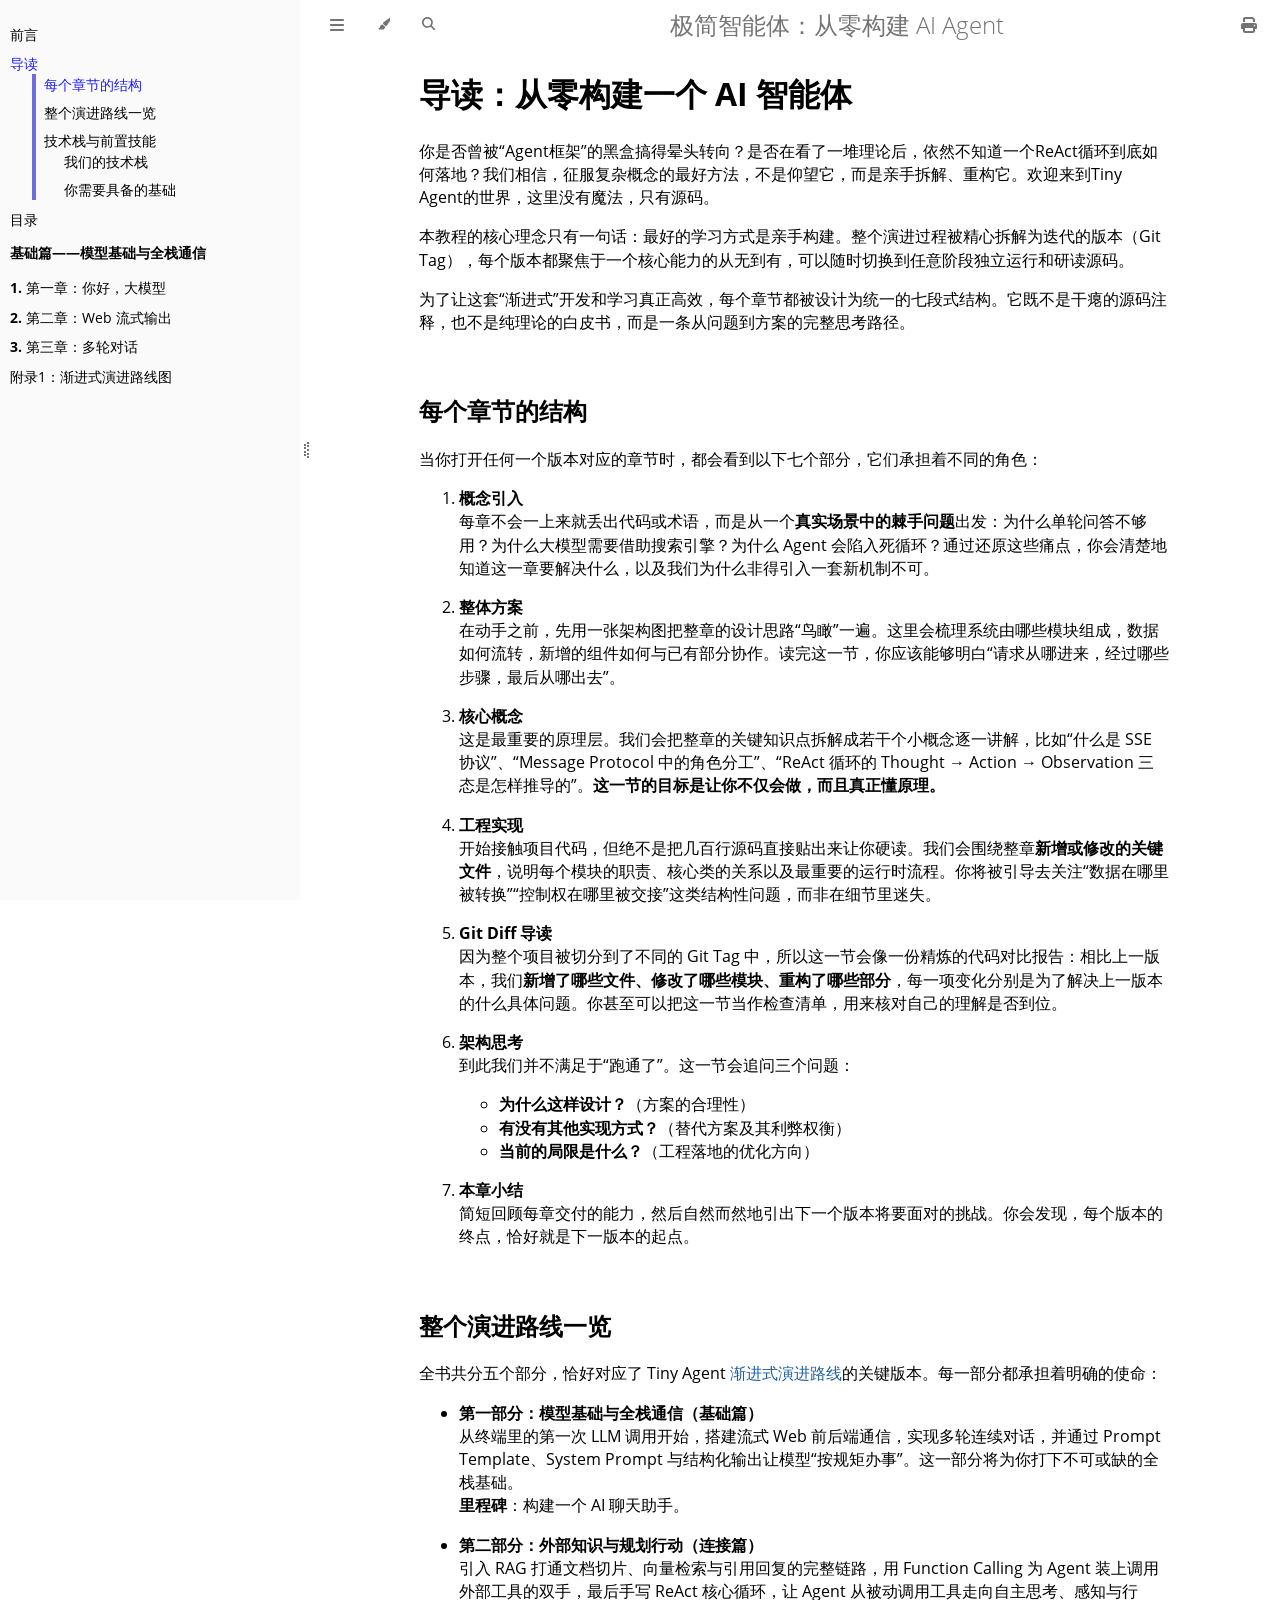
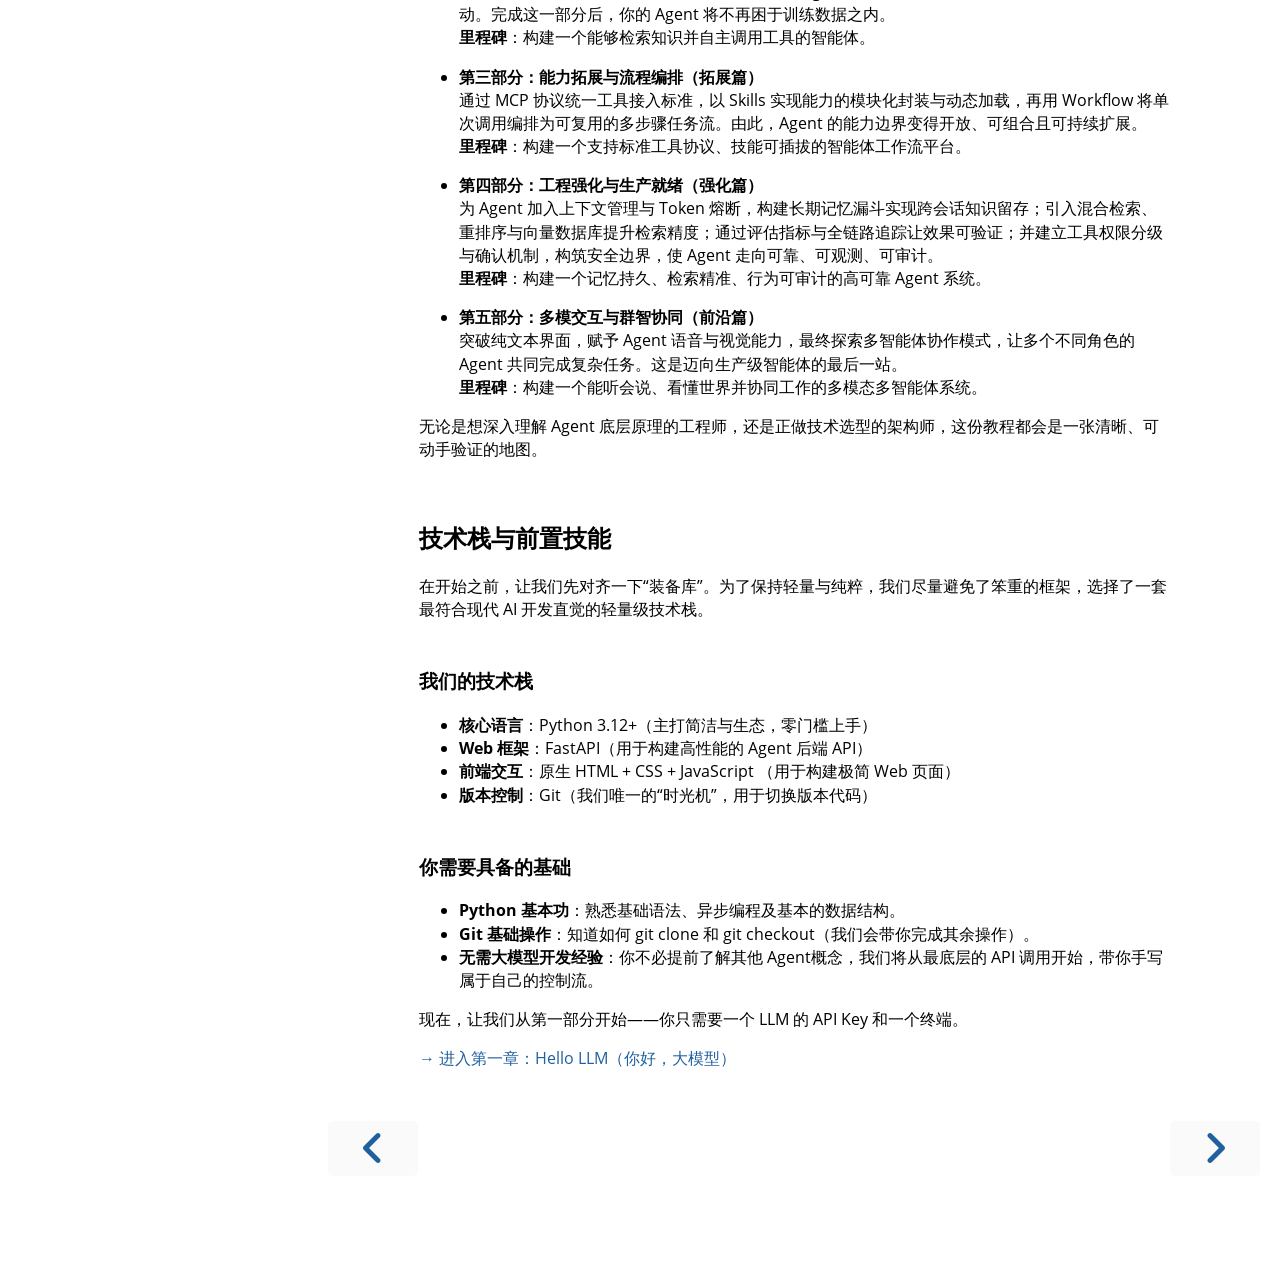
<file: introduction.html>
<!DOCTYPE HTML>
<html lang="cn" class="light sidebar-visible" dir="ltr">
    <head>
        <!-- Book generated using mdBook -->
        <meta charset="UTF-8">
        <title>导读 - 极简智能体：从零构建 AI Agent</title>


        <!-- Custom HTML head -->

        <meta name="description" content="">
        <meta name="viewport" content="width=device-width, initial-scale=1">
        <meta name="theme-color" content="#ffffff">

        <link rel="icon" href="favicon-de23e50b.svg">
        <link rel="shortcut icon" href="favicon-8114d1fc.png">
        <link rel="stylesheet" href="css/variables-8adf115d.css">
        <link rel="stylesheet" href="css/general-e96d0476.css">
        <link rel="stylesheet" href="css/chrome-d279d366.css">
        <link rel="stylesheet" href="css/print-9e4910d8.css" media="print">

        <!-- Fonts -->
        <link rel="stylesheet" href="fonts/fonts-9644e21d.css">

        <!-- Highlight.js Stylesheets -->
        <link rel="stylesheet" id="mdbook-highlight-css" href="highlight-493f70e1.css">
        <link rel="stylesheet" id="mdbook-tomorrow-night-css" href="tomorrow-night-4c0ae647.css">
        <link rel="stylesheet" id="mdbook-ayu-highlight-css" href="ayu-highlight-3fdfc3ac.css">

        <!-- Custom theme stylesheets -->


        <!-- Provide site root and default themes to javascript -->
        <script>
            const path_to_root = "";
            const default_light_theme = "light";
            const default_dark_theme = "navy";
            window.path_to_searchindex_js = "searchindex-98a4e933.js";
        </script>
        <!-- Start loading toc.js asap -->
        <script src="toc-7045e2fb.js"></script>
    </head>
    <body>
    <div id="mdbook-help-container">
        <div id="mdbook-help-popup">
            <h2 class="mdbook-help-title">Keyboard shortcuts</h2>
            <div>
                <p>Press <kbd>←</kbd> or <kbd>→</kbd> to navigate between chapters</p>
                <p>Press <kbd>S</kbd> or <kbd>/</kbd> to search in the book</p>
                <p>Press <kbd>?</kbd> to show this help</p>
                <p>Press <kbd>Esc</kbd> to hide this help</p>
            </div>
        </div>
    </div>
    <div id="mdbook-body-container">
        <!-- Work around some values being stored in localStorage wrapped in quotes -->
        <script>
            try {
                let theme = localStorage.getItem('mdbook-theme');
                let sidebar = localStorage.getItem('mdbook-sidebar');

                if (theme.startsWith('"') && theme.endsWith('"')) {
                    localStorage.setItem('mdbook-theme', theme.slice(1, theme.length - 1));
                }

                if (sidebar.startsWith('"') && sidebar.endsWith('"')) {
                    localStorage.setItem('mdbook-sidebar', sidebar.slice(1, sidebar.length - 1));
                }
            } catch (e) { }
        </script>

        <!-- Set the theme before any content is loaded, prevents flash -->
        <script>
            const default_theme = window.matchMedia("(prefers-color-scheme: dark)").matches ? default_dark_theme : default_light_theme;
            let theme;
            try { theme = localStorage.getItem('mdbook-theme'); } catch(e) { }
            if (theme === null || theme === undefined) { theme = default_theme; }
            const html = document.documentElement;
            html.classList.remove('light')
            html.classList.add(theme);
            html.classList.add("js");
        </script>

        <input type="checkbox" id="mdbook-sidebar-toggle-anchor" class="hidden">

        <!-- Hide / unhide sidebar before it is displayed -->
        <script>
            let sidebar = null;
            const sidebar_toggle = document.getElementById("mdbook-sidebar-toggle-anchor");
            if (document.body.clientWidth >= 1080) {
                try { sidebar = localStorage.getItem('mdbook-sidebar'); } catch(e) { }
                sidebar = sidebar || 'visible';
            } else {
                sidebar = 'hidden';
                sidebar_toggle.checked = false;
            }
            if (sidebar === 'visible') {
                sidebar_toggle.checked = true;
            } else {
                html.classList.remove('sidebar-visible');
            }
        </script>

        <nav id="mdbook-sidebar" class="sidebar" aria-label="Table of contents">
            <!-- populated by js -->
            <mdbook-sidebar-scrollbox class="sidebar-scrollbox"></mdbook-sidebar-scrollbox>
            <noscript>
                <iframe class="sidebar-iframe-outer" src="toc.html"></iframe>
            </noscript>
            <div id="mdbook-sidebar-resize-handle" class="sidebar-resize-handle">
                <div class="sidebar-resize-indicator"></div>
            </div>
        </nav>

        <div id="mdbook-page-wrapper" class="page-wrapper">

            <div class="page">
                <div id="mdbook-menu-bar-hover-placeholder"></div>
                <div id="mdbook-menu-bar" class="menu-bar sticky">
                    <div class="left-buttons">
                        <label id="mdbook-sidebar-toggle" class="icon-button" for="mdbook-sidebar-toggle-anchor" title="Toggle Table of Contents" aria-label="Toggle Table of Contents" aria-controls="mdbook-sidebar">
                            <span class=fa-svg><svg xmlns="http://www.w3.org/2000/svg" viewBox="0 0 448 512"><!--! Font Awesome Free 6.2.0 by @fontawesome - https://fontawesome.com License - https://fontawesome.com/license/free (Icons: CC BY 4.0, Fonts: SIL OFL 1.1, Code: MIT License) Copyright 2022 Fonticons, Inc. --><path d="M0 96C0 78.3 14.3 64 32 64H416c17.7 0 32 14.3 32 32s-14.3 32-32 32H32C14.3 128 0 113.7 0 96zM0 256c0-17.7 14.3-32 32-32H416c17.7 0 32 14.3 32 32s-14.3 32-32 32H32c-17.7 0-32-14.3-32-32zM448 416c0 17.7-14.3 32-32 32H32c-17.7 0-32-14.3-32-32s14.3-32 32-32H416c17.7 0 32 14.3 32 32z"/></svg></span>
                        </label>
                        <button id="mdbook-theme-toggle" class="icon-button" type="button" title="Change theme" aria-label="Change theme" aria-haspopup="true" aria-expanded="false" aria-controls="mdbook-theme-list">
                            <span class=fa-svg><svg xmlns="http://www.w3.org/2000/svg" viewBox="0 0 576 512"><!--! Font Awesome Free 6.2.0 by @fontawesome - https://fontawesome.com License - https://fontawesome.com/license/free (Icons: CC BY 4.0, Fonts: SIL OFL 1.1, Code: MIT License) Copyright 2022 Fonticons, Inc. --><path d="M371.3 367.1c27.3-3.9 51.9-19.4 67.2-42.9L600.2 74.1c12.6-19.5 9.4-45.3-7.6-61.2S549.7-4.4 531.1 9.6L294.4 187.2c-24 18-38.2 46.1-38.4 76.1L371.3 367.1zm-19.6 25.4l-116-104.4C175.9 290.3 128 339.6 128 400c0 3.9 .2 7.8 .6 11.6c1.8 17.5-10.2 36.4-27.8 36.4H96c-17.7 0-32 14.3-32 32s14.3 32 32 32H240c61.9 0 112-50.1 112-112c0-2.5-.1-5-.2-7.5z"/></svg></span>
                        </button>
                        <ul id="mdbook-theme-list" class="theme-popup" aria-label="Themes" role="menu">
                            <li role="none"><button role="menuitem" class="theme" id="mdbook-theme-default_theme">Auto</button></li>
                            <li role="none"><button role="menuitem" class="theme" id="mdbook-theme-light">Light</button></li>
                            <li role="none"><button role="menuitem" class="theme" id="mdbook-theme-rust">Rust</button></li>
                            <li role="none"><button role="menuitem" class="theme" id="mdbook-theme-coal">Coal</button></li>
                            <li role="none"><button role="menuitem" class="theme" id="mdbook-theme-navy">Navy</button></li>
                            <li role="none"><button role="menuitem" class="theme" id="mdbook-theme-ayu">Ayu</button></li>
                        </ul>
                        <button id="mdbook-search-toggle" class="icon-button" type="button" title="Search (`/`)" aria-label="Toggle Searchbar" aria-expanded="false" aria-keyshortcuts="/ s" aria-controls="mdbook-searchbar">
                            <span class=fa-svg><svg xmlns="http://www.w3.org/2000/svg" viewBox="0 0 512 512"><!--! Font Awesome Free 6.2.0 by @fontawesome - https://fontawesome.com License - https://fontawesome.com/license/free (Icons: CC BY 4.0, Fonts: SIL OFL 1.1, Code: MIT License) Copyright 2022 Fonticons, Inc. --><path d="M416 208c0 45.9-14.9 88.3-40 122.7L502.6 457.4c12.5 12.5 12.5 32.8 0 45.3s-32.8 12.5-45.3 0L330.7 376c-34.4 25.2-76.8 40-122.7 40C93.1 416 0 322.9 0 208S93.1 0 208 0S416 93.1 416 208zM208 352c79.5 0 144-64.5 144-144s-64.5-144-144-144S64 128.5 64 208s64.5 144 144 144z"/></svg></span>
                        </button>
                    </div>

                    <h1 class="menu-title">极简智能体：从零构建 AI Agent</h1>

                    <div class="right-buttons">
                        <a href="print.html" title="Print this book" aria-label="Print this book">
                            <span class=fa-svg id="print-button"><svg xmlns="http://www.w3.org/2000/svg" viewBox="0 0 512 512"><!--! Font Awesome Free 6.2.0 by @fontawesome - https://fontawesome.com License - https://fontawesome.com/license/free (Icons: CC BY 4.0, Fonts: SIL OFL 1.1, Code: MIT License) Copyright 2022 Fonticons, Inc. --><path d="M128 0C92.7 0 64 28.7 64 64v96h64V64H354.7L384 93.3V160h64V93.3c0-17-6.7-33.3-18.7-45.3L400 18.7C388 6.7 371.7 0 354.7 0H128zM384 352v32 64H128V384 368 352H384zm64 32h32c17.7 0 32-14.3 32-32V256c0-35.3-28.7-64-64-64H64c-35.3 0-64 28.7-64 64v96c0 17.7 14.3 32 32 32H64v64c0 35.3 28.7 64 64 64H384c35.3 0 64-28.7 64-64V384zm-16-88c-13.3 0-24-10.7-24-24s10.7-24 24-24s24 10.7 24 24s-10.7 24-24 24z"/></svg></span>
                        </a>

                    </div>
                </div>

                <div id="mdbook-search-wrapper" class="hidden">
                    <form id="mdbook-searchbar-outer" class="searchbar-outer">
                        <div class="search-wrapper">
                            <input type="search" id="mdbook-searchbar" name="searchbar" placeholder="Search this book ..." aria-controls="mdbook-searchresults-outer" aria-describedby="searchresults-header">
                            <div class="spinner-wrapper">
                                <span class=fa-svg id="fa-spin"><svg xmlns="http://www.w3.org/2000/svg" viewBox="0 0 512 512"><!--! Font Awesome Free 6.2.0 by @fontawesome - https://fontawesome.com License - https://fontawesome.com/license/free (Icons: CC BY 4.0, Fonts: SIL OFL 1.1, Code: MIT License) Copyright 2022 Fonticons, Inc. --><path d="M304 48c0-26.5-21.5-48-48-48s-48 21.5-48 48s21.5 48 48 48s48-21.5 48-48zm0 416c0-26.5-21.5-48-48-48s-48 21.5-48 48s21.5 48 48 48s48-21.5 48-48zM48 304c26.5 0 48-21.5 48-48s-21.5-48-48-48s-48 21.5-48 48s21.5 48 48 48zm464-48c0-26.5-21.5-48-48-48s-48 21.5-48 48s21.5 48 48 48s48-21.5 48-48zM142.9 437c18.7-18.7 18.7-49.1 0-67.9s-49.1-18.7-67.9 0s-18.7 49.1 0 67.9s49.1 18.7 67.9 0zm0-294.2c18.7-18.7 18.7-49.1 0-67.9S93.7 56.2 75 75s-18.7 49.1 0 67.9s49.1 18.7 67.9 0zM369.1 437c18.7 18.7 49.1 18.7 67.9 0s18.7-49.1 0-67.9s-49.1-18.7-67.9 0s-18.7 49.1 0 67.9z"/></svg></span>
                            </div>
                        </div>
                    </form>
                    <div id="mdbook-searchresults-outer" class="searchresults-outer hidden">
                        <div id="mdbook-searchresults-header" class="searchresults-header"></div>
                        <ul id="mdbook-searchresults">
                        </ul>
                    </div>
                </div>

                <!-- Apply ARIA attributes after the sidebar and the sidebar toggle button are added to the DOM -->
                <script>
                    document.getElementById('mdbook-sidebar-toggle').setAttribute('aria-expanded', sidebar === 'visible');
                    document.getElementById('mdbook-sidebar').setAttribute('aria-hidden', sidebar !== 'visible');
                    Array.from(document.querySelectorAll('#mdbook-sidebar a')).forEach(function(link) {
                        link.setAttribute('tabIndex', sidebar === 'visible' ? 0 : -1);
                    });
                </script>

                <div id="mdbook-content" class="content">
                    <main>
                        <h1 id="导读从零构建一个-ai-智能体"><a class="header" href="#导读从零构建一个-ai-智能体">导读：从零构建一个 AI 智能体</a></h1>
<p>你是否曾被“Agent框架”的黑盒搞得晕头转向？是否在看了一堆理论后，依然不知道一个ReAct循环到底如何落地？我们相信，征服复杂概念的最好方法，不是仰望它，而是亲手拆解、重构它。欢迎来到Tiny Agent的世界，这里没有魔法，只有源码。</p>
<p>本教程的核心理念只有一句话：最好的学习方式是亲手构建。整个演进过程被精心拆解为迭代的版本（Git Tag），每个版本都聚焦于一个核心能力的从无到有，可以随时切换到任意阶段独立运行和研读源码。</p>
<p>为了让这套“渐进式”开发和学习真正高效，每个章节都被设计为统一的七段式结构。它既不是干瘪的源码注释，也不是纯理论的白皮书，而是一条从问题到方案的完整思考路径。</p>
<h2 id="每个章节的结构"><a class="header" href="#每个章节的结构">每个章节的结构</a></h2>
<p>当你打开任何一个版本对应的章节时，都会看到以下七个部分，它们承担着不同的角色：</p>
<ol>
<li>
<p><strong>概念引入</strong><br>每章不会一上来就丢出代码或术语，而是从一个<strong>真实场景中的棘手问题</strong>出发：为什么单轮问答不够用？为什么大模型需要借助搜索引擎？为什么 Agent 会陷入死循环？通过还原这些痛点，你会清楚地知道这一章要解决什么，以及我们为什么非得引入一套新机制不可。</p>
</li>
<li>
<p><strong>整体方案</strong><br>在动手之前，先用一张架构图把整章的设计思路“鸟瞰”一遍。这里会梳理系统由哪些模块组成，数据如何流转，新增的组件如何与已有部分协作。读完这一节，你应该能够明白“请求从哪进来，经过哪些步骤，最后从哪出去”。</p>
</li>
<li>
<p><strong>核心概念</strong><br>这是最重要的原理层。我们会把整章的关键知识点拆解成若干个小概念逐一讲解，比如“什么是 SSE 协议”、“Message Protocol 中的角色分工”、“ReAct 循环的 Thought → Action → Observation 三态是怎样推导的”。<strong>这一节的目标是让你不仅会做，而且真正懂原理。</strong></p>
</li>
<li>
<p><strong>工程实现</strong><br>开始接触项目代码，但绝不是把几百行源码直接贴出来让你硬读。我们会围绕整章<strong>新增或修改的关键文件</strong>，说明每个模块的职责、核心类的关系以及最重要的运行时流程。你将被引导去关注“数据在哪里被转换”“控制权在哪里被交接”这类结构性问题，而非在细节里迷失。</p>
</li>
<li>
<p><strong>Git Diff 导读</strong><br>因为整个项目被切分到了不同的 Git Tag 中，所以这一节会像一份精炼的代码对比报告：相比上一版本，我们<strong>新增了哪些文件、修改了哪些模块、重构了哪些部分</strong>，每一项变化分别是为了解决上一版本的什么具体问题。你甚至可以把这一节当作检查清单，用来核对自己的理解是否到位。</p>
</li>
<li>
<p><strong>架构思考</strong><br>到此我们并不满足于“跑通了”。这一节会追问三个问题：</p>
<ul>
<li><strong>为什么这样设计？</strong>（方案的合理性）</li>
<li><strong>有没有其他实现方式？</strong>（替代方案及其利弊权衡）</li>
<li><strong>当前的局限是什么？</strong>（工程落地的优化方向）</li>
</ul>
</li>
<li>
<p><strong>本章小结</strong><br>简短回顾每章交付的能力，然后自然而然地引出下一个版本将要面对的挑战。你会发现，每个版本的终点，恰好就是下一版本的起点。</p>
</li>
</ol>
<h2 id="整个演进路线一览"><a class="header" href="#整个演进路线一览">整个演进路线一览</a></h2>
<p>全书共分五个部分，恰好对应了 Tiny Agent <a href="roadmap.html">渐进式演进路线</a>的关键版本。每一部分都承担着明确的使命：</p>
<ul>
<li>
<p><strong>第一部分：模型基础与全栈通信（基础篇）</strong><br>从终端里的第一次 LLM 调用开始，搭建流式 Web 前后端通信，实现多轮连续对话，并通过 Prompt Template、System Prompt 与结构化输出让模型“按规矩办事”。这一部分将为你打下不可或缺的全栈基础。<br><strong>里程碑</strong>：构建一个 AI 聊天助手。</p>
</li>
<li>
<p><strong>第二部分：外部知识与规划行动（连接篇）</strong><br>引入 RAG 打通文档切片、向量检索与引用回复的完整链路，用 Function Calling 为 Agent 装上调用外部工具的双手，最后手写 ReAct 核心循环，让 Agent 从被动调用工具走向自主思考、感知与行动。完成这一部分后，你的 Agent 将不再困于训练数据之内。<br><strong>里程碑</strong>：构建一个能够检索知识并自主调用工具的智能体。</p>
</li>
<li>
<p><strong>第三部分：能力拓展与流程编排（拓展篇）</strong><br>通过 MCP 协议统一工具接入标准，以 Skills 实现能力的模块化封装与动态加载，再用 Workflow 将单次调用编排为可复用的多步骤任务流。由此，Agent 的能力边界变得开放、可组合且可持续扩展。<br><strong>里程碑</strong>：构建一个支持标准工具协议、技能可插拔的智能体工作流平台。</p>
</li>
<li>
<p><strong>第四部分：工程强化与生产就绪（强化篇）</strong><br>为 Agent 加入上下文管理与 Token 熔断，构建长期记忆漏斗实现跨会话知识留存；引入混合检索、重排序与向量数据库提升检索精度；通过评估指标与全链路追踪让效果可验证；并建立工具权限分级与确认机制，构筑安全边界，使 Agent 走向可靠、可观测、可审计。<br><strong>里程碑</strong>：构建一个记忆持久、检索精准、行为可审计的高可靠 Agent 系统。</p>
</li>
<li>
<p><strong>第五部分：多模交互与群智协同（前沿篇）</strong><br>突破纯文本界面，赋予 Agent 语音与视觉能力，最终探索多智能体协作模式，让多个不同角色的 Agent 共同完成复杂任务。这是迈向生产级智能体的最后一站。<br><strong>里程碑</strong>：构建一个能听会说、看懂世界并协同工作的多模态多智能体系统。</p>
</li>
</ul>
<p>无论是想深入理解 Agent 底层原理的工程师，还是正做技术选型的架构师，这份教程都会是一张清晰、可动手验证的地图。</p>
<h2 id="技术栈与前置技能"><a class="header" href="#技术栈与前置技能">技术栈与前置技能</a></h2>
<p>在开始之前，让我们先对齐一下“装备库”。为了保持轻量与纯粹，我们尽量避免了笨重的框架，选择了一套最符合现代 AI 开发直觉的轻量级技术栈。</p>
<h3 id="我们的技术栈"><a class="header" href="#我们的技术栈">我们的技术栈</a></h3>
<ul>
<li><strong>核心语言</strong>：Python 3.12+（主打简洁与生态，零门槛上手）</li>
<li><strong>Web 框架</strong>：FastAPI（用于构建高性能的 Agent 后端 API）</li>
<li><strong>前端交互</strong>：原生 HTML + CSS + JavaScript （用于构建极简 Web 页面）</li>
<li><strong>版本控制</strong>：Git（我们唯一的“时光机”，用于切换版本代码）</li>
</ul>
<h3 id="你需要具备的基础"><a class="header" href="#你需要具备的基础">你需要具备的基础</a></h3>
<ul>
<li><strong>Python 基本功</strong>：熟悉基础语法、异步编程及基本的数据结构。</li>
<li><strong>Git 基础操作</strong>：知道如何 git clone 和 git checkout（我们会带你完成其余操作）。</li>
<li><strong>无需大模型开发经验</strong>：你不必提前了解其他 Agent概念，我们将从最底层的 API 调用开始，带你手写属于自己的控制流。</li>
</ul>
<p>现在，让我们从第一部分开始——你只需要一个 LLM 的 API Key 和一个终端。</p>
<p><a href="./chapter_01.html">→ 进入第一章：Hello LLM（你好，大模型）</a></p>

                    </main>

                    <nav class="nav-wrapper" aria-label="Page navigation">
                        <!-- Mobile navigation buttons -->
                            <a rel="prev" href="preface.html" class="mobile-nav-chapters previous" title="Previous chapter" aria-label="Previous chapter" aria-keyshortcuts="Left">
                                <span class=fa-svg><svg xmlns="http://www.w3.org/2000/svg" viewBox="0 0 320 512"><!--! Font Awesome Free 6.2.0 by @fontawesome - https://fontawesome.com License - https://fontawesome.com/license/free (Icons: CC BY 4.0, Fonts: SIL OFL 1.1, Code: MIT License) Copyright 2022 Fonticons, Inc. --><path d="M41.4 233.4c-12.5 12.5-12.5 32.8 0 45.3l160 160c12.5 12.5 32.8 12.5 45.3 0s12.5-32.8 0-45.3L109.3 256 246.6 118.6c12.5-12.5 12.5-32.8 0-45.3s-32.8-12.5-45.3 0l-160 160z"/></svg></span>
                            </a>

                            <a rel="next prefetch" href="toc.html" class="mobile-nav-chapters next" title="Next chapter" aria-label="Next chapter" aria-keyshortcuts="Right">
                                <span class=fa-svg><svg xmlns="http://www.w3.org/2000/svg" viewBox="0 0 320 512"><!--! Font Awesome Free 6.2.0 by @fontawesome - https://fontawesome.com License - https://fontawesome.com/license/free (Icons: CC BY 4.0, Fonts: SIL OFL 1.1, Code: MIT License) Copyright 2022 Fonticons, Inc. --><path d="M278.6 233.4c12.5 12.5 12.5 32.8 0 45.3l-160 160c-12.5 12.5-32.8 12.5-45.3 0s-12.5-32.8 0-45.3L210.7 256 73.4 118.6c-12.5-12.5-12.5-32.8 0-45.3s32.8-12.5 45.3 0l160 160z"/></svg></span>
                            </a>

                        <div style="clear: both"></div>
                    </nav>
                </div>
            </div>

            <nav class="nav-wide-wrapper" aria-label="Page navigation">
                    <a rel="prev" href="preface.html" class="nav-chapters previous" title="Previous chapter" aria-label="Previous chapter" aria-keyshortcuts="Left">
                        <span class=fa-svg><svg xmlns="http://www.w3.org/2000/svg" viewBox="0 0 320 512"><!--! Font Awesome Free 6.2.0 by @fontawesome - https://fontawesome.com License - https://fontawesome.com/license/free (Icons: CC BY 4.0, Fonts: SIL OFL 1.1, Code: MIT License) Copyright 2022 Fonticons, Inc. --><path d="M41.4 233.4c-12.5 12.5-12.5 32.8 0 45.3l160 160c12.5 12.5 32.8 12.5 45.3 0s12.5-32.8 0-45.3L109.3 256 246.6 118.6c12.5-12.5 12.5-32.8 0-45.3s-32.8-12.5-45.3 0l-160 160z"/></svg></span>
                    </a>

                    <a rel="next prefetch" href="toc.html" class="nav-chapters next" title="Next chapter" aria-label="Next chapter" aria-keyshortcuts="Right">
                        <span class=fa-svg><svg xmlns="http://www.w3.org/2000/svg" viewBox="0 0 320 512"><!--! Font Awesome Free 6.2.0 by @fontawesome - https://fontawesome.com License - https://fontawesome.com/license/free (Icons: CC BY 4.0, Fonts: SIL OFL 1.1, Code: MIT License) Copyright 2022 Fonticons, Inc. --><path d="M278.6 233.4c12.5 12.5 12.5 32.8 0 45.3l-160 160c-12.5 12.5-32.8 12.5-45.3 0s-12.5-32.8 0-45.3L210.7 256 73.4 118.6c-12.5-12.5-12.5-32.8 0-45.3s32.8-12.5 45.3 0l160 160z"/></svg></span>
                    </a>
            </nav>

        </div>

        <template id=fa-eye><span class=fa-svg><svg xmlns="http://www.w3.org/2000/svg" viewBox="0 0 576 512"><!--! Font Awesome Free 6.2.0 by @fontawesome - https://fontawesome.com License - https://fontawesome.com/license/free (Icons: CC BY 4.0, Fonts: SIL OFL 1.1, Code: MIT License) Copyright 2022 Fonticons, Inc. --><path d="M288 32c-80.8 0-145.5 36.8-192.6 80.6C48.6 156 17.3 208 2.5 243.7c-3.3 7.9-3.3 16.7 0 24.6C17.3 304 48.6 356 95.4 399.4C142.5 443.2 207.2 480 288 480s145.5-36.8 192.6-80.6c46.8-43.5 78.1-95.4 93-131.1c3.3-7.9 3.3-16.7 0-24.6c-14.9-35.7-46.2-87.7-93-131.1C433.5 68.8 368.8 32 288 32zM432 256c0 79.5-64.5 144-144 144s-144-64.5-144-144s64.5-144 144-144s144 64.5 144 144zM288 192c0 35.3-28.7 64-64 64c-11.5 0-22.3-3-31.6-8.4c-.2 2.8-.4 5.5-.4 8.4c0 53 43 96 96 96s96-43 96-96s-43-96-96-96c-2.8 0-5.6 .1-8.4 .4c5.3 9.3 8.4 20.1 8.4 31.6z"/></svg></span></template>
        <template id=fa-eye-slash><span class=fa-svg><svg xmlns="http://www.w3.org/2000/svg" viewBox="0 0 640 512"><!--! Font Awesome Free 6.2.0 by @fontawesome - https://fontawesome.com License - https://fontawesome.com/license/free (Icons: CC BY 4.0, Fonts: SIL OFL 1.1, Code: MIT License) Copyright 2022 Fonticons, Inc. --><path d="M38.8 5.1C28.4-3.1 13.3-1.2 5.1 9.2S-1.2 34.7 9.2 42.9l592 464c10.4 8.2 25.5 6.3 33.7-4.1s6.3-25.5-4.1-33.7L525.6 386.7c39.6-40.6 66.4-86.1 79.9-118.4c3.3-7.9 3.3-16.7 0-24.6c-14.9-35.7-46.2-87.7-93-131.1C465.5 68.8 400.8 32 320 32c-68.2 0-125 26.3-169.3 60.8L38.8 5.1zM223.1 149.5C248.6 126.2 282.7 112 320 112c79.5 0 144 64.5 144 144c0 24.9-6.3 48.3-17.4 68.7L408 294.5c5.2-11.8 8-24.8 8-38.5c0-53-43-96-96-96c-2.8 0-5.6 .1-8.4 .4c5.3 9.3 8.4 20.1 8.4 31.6c0 10.2-2.4 19.8-6.6 28.3l-90.3-70.8zm223.1 298L373 389.9c-16.4 6.5-34.3 10.1-53 10.1c-79.5 0-144-64.5-144-144c0-6.9 .5-13.6 1.4-20.2L83.1 161.5C60.3 191.2 44 220.8 34.5 243.7c-3.3 7.9-3.3 16.7 0 24.6c14.9 35.7 46.2 87.7 93 131.1C174.5 443.2 239.2 480 320 480c47.8 0 89.9-12.9 126.2-32.5z"/></svg></span></template>
        <template id=fa-copy><span class=fa-svg><svg xmlns="http://www.w3.org/2000/svg" viewBox="0 0 512 512"><!--! Font Awesome Free 6.2.0 by @fontawesome - https://fontawesome.com License - https://fontawesome.com/license/free (Icons: CC BY 4.0, Fonts: SIL OFL 1.1, Code: MIT License) Copyright 2022 Fonticons, Inc. --><path d="M502.6 70.63l-61.25-61.25C435.4 3.371 427.2 0 418.7 0H255.1c-35.35 0-64 28.66-64 64l.0195 256C192 355.4 220.7 384 256 384h192c35.2 0 64-28.8 64-64V93.25C512 84.77 508.6 76.63 502.6 70.63zM464 320c0 8.836-7.164 16-16 16H255.1c-8.838 0-16-7.164-16-16L239.1 64.13c0-8.836 7.164-16 16-16h128L384 96c0 17.67 14.33 32 32 32h47.1V320zM272 448c0 8.836-7.164 16-16 16H63.1c-8.838 0-16-7.164-16-16L47.98 192.1c0-8.836 7.164-16 16-16H160V128H63.99c-35.35 0-64 28.65-64 64l.0098 256C.002 483.3 28.66 512 64 512h192c35.2 0 64-28.8 64-64v-32h-47.1L272 448z"/></svg></span></template>
        <template id=fa-play><span class=fa-svg><svg xmlns="http://www.w3.org/2000/svg" viewBox="0 0 384 512"><!--! Font Awesome Free 6.2.0 by @fontawesome - https://fontawesome.com License - https://fontawesome.com/license/free (Icons: CC BY 4.0, Fonts: SIL OFL 1.1, Code: MIT License) Copyright 2022 Fonticons, Inc. --><path d="M73 39c-14.8-9.1-33.4-9.4-48.5-.9S0 62.6 0 80V432c0 17.4 9.4 33.4 24.5 41.9s33.7 8.1 48.5-.9L361 297c14.3-8.7 23-24.2 23-41s-8.7-32.2-23-41L73 39z"/></svg></span></template>
        <template id=fa-clock-rotate-left><span class=fa-svg><svg xmlns="http://www.w3.org/2000/svg" viewBox="0 0 512 512"><!--! Font Awesome Free 6.2.0 by @fontawesome - https://fontawesome.com License - https://fontawesome.com/license/free (Icons: CC BY 4.0, Fonts: SIL OFL 1.1, Code: MIT License) Copyright 2022 Fonticons, Inc. --><path d="M75 75L41 41C25.9 25.9 0 36.6 0 57.9V168c0 13.3 10.7 24 24 24H134.1c21.4 0 32.1-25.9 17-41l-30.8-30.8C155 85.5 203 64 256 64c106 0 192 86 192 192s-86 192-192 192c-40.8 0-78.6-12.7-109.7-34.4c-14.5-10.1-34.4-6.6-44.6 7.9s-6.6 34.4 7.9 44.6C151.2 495 201.7 512 256 512c141.4 0 256-114.6 256-256S397.4 0 256 0C185.3 0 121.3 28.7 75 75zm181 53c-13.3 0-24 10.7-24 24V256c0 6.4 2.5 12.5 7 17l72 72c9.4 9.4 24.6 9.4 33.9 0s9.4-24.6 0-33.9l-65-65V152c0-13.3-10.7-24-24-24z"/></svg></span></template>



        <script>
            window.playground_copyable = true;
        </script>


        <script src="elasticlunr-ef4e11c1.min.js"></script>
        <script src="mark-09e88c2c.min.js"></script>
        <script src="searcher-09f2665d.js"></script>

        <script src="clipboard-1626706a.min.js"></script>
        <script src="highlight-abc7f01d.js"></script>
        <script src="book-609e4cb8.js"></script>

        <!-- Custom JS scripts -->
        <script src="mermaid-eefea253.min.js"></script>
        <script src="mermaid-init-ccf746f1.js"></script>



    </div>
    </body>
</html>
</file>
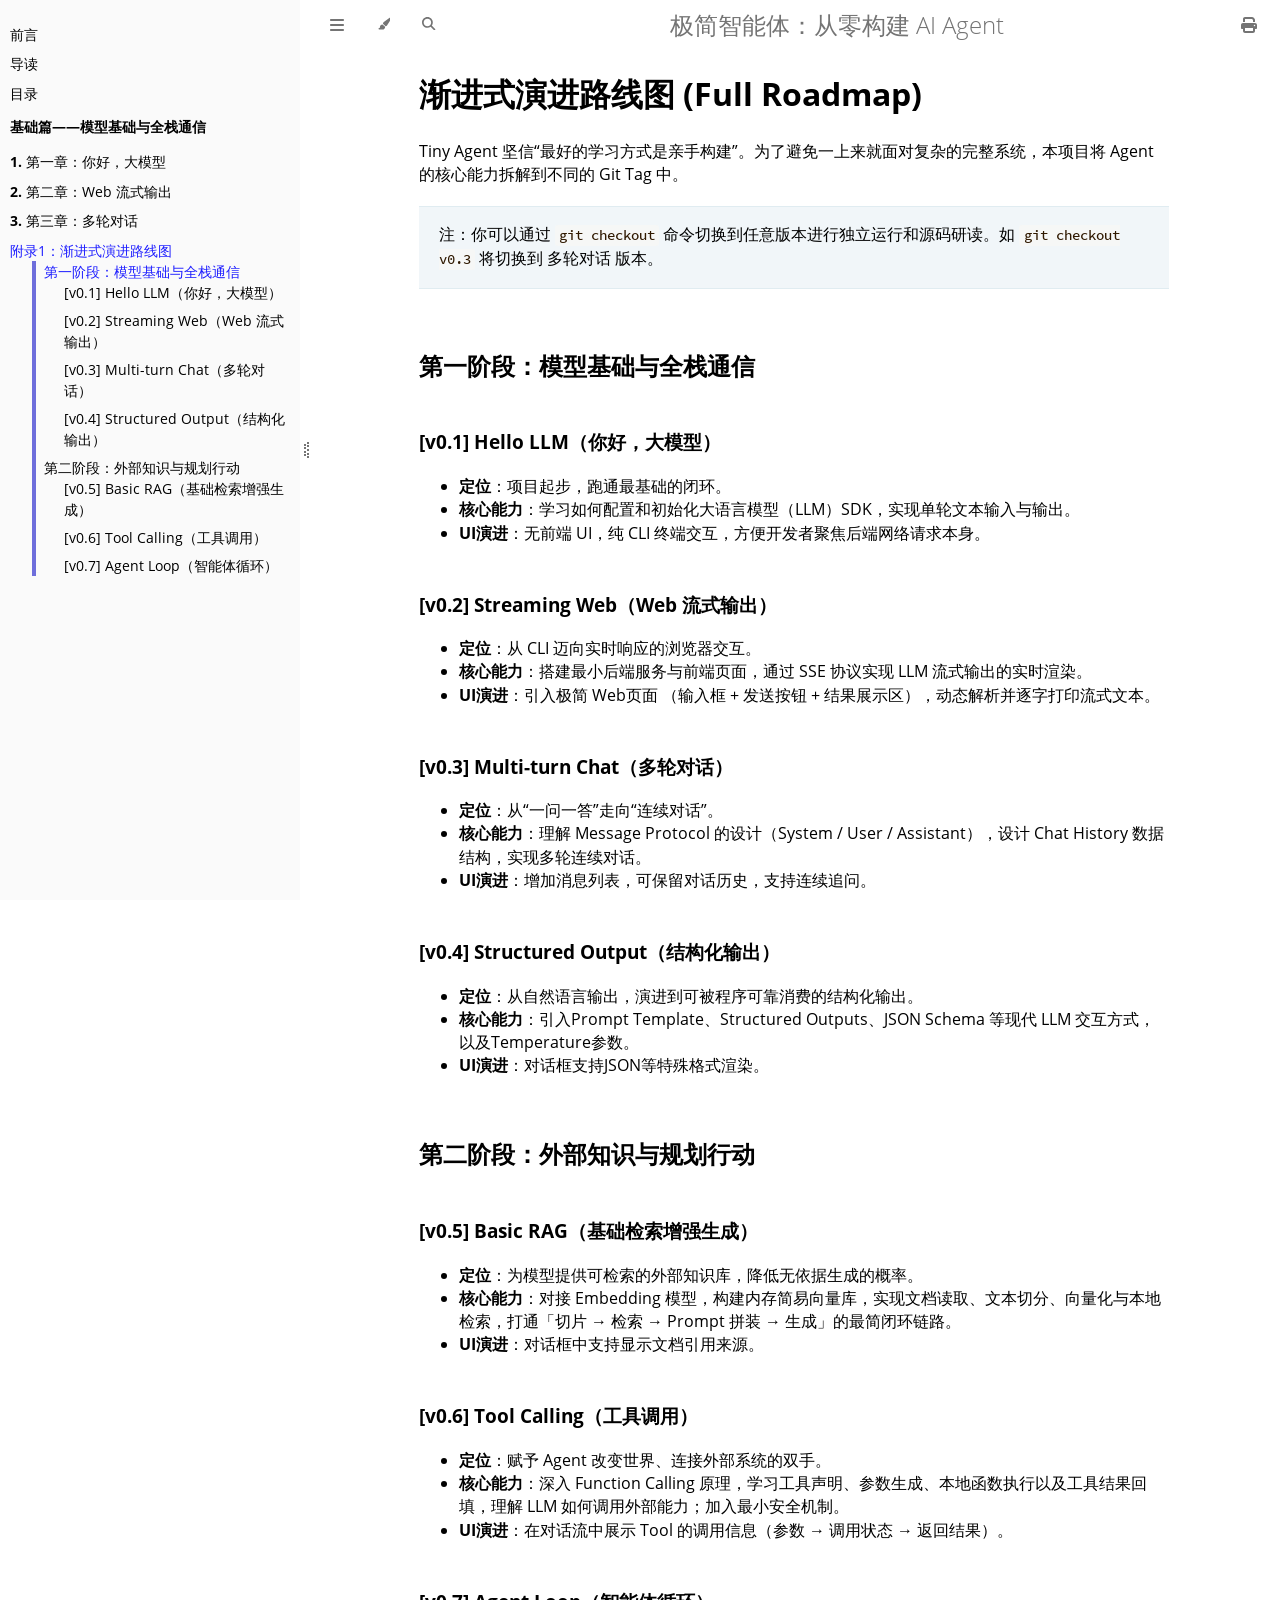
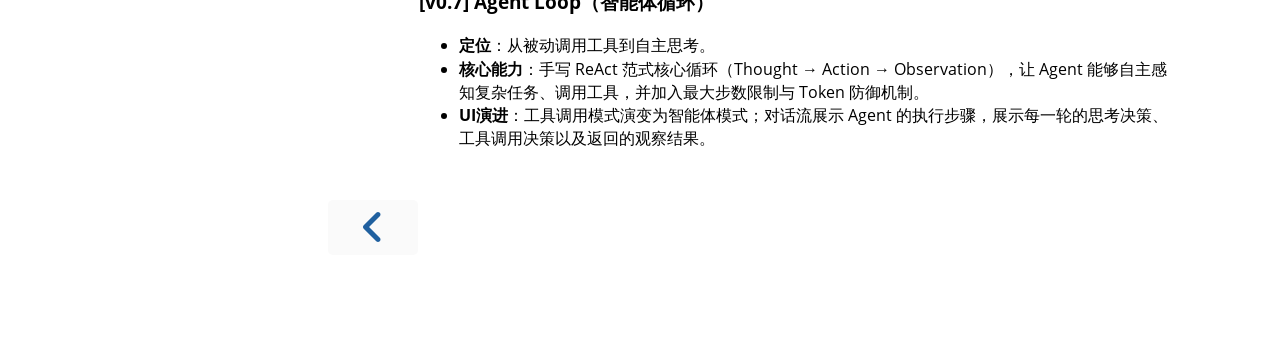
<file: roadmap.html>
<!DOCTYPE HTML>
<html lang="cn" class="light sidebar-visible" dir="ltr">
    <head>
        <!-- Book generated using mdBook -->
        <meta charset="UTF-8">
        <title>附录1：渐进式演进路线图 - 极简智能体：从零构建 AI Agent</title>


        <!-- Custom HTML head -->

        <meta name="description" content="">
        <meta name="viewport" content="width=device-width, initial-scale=1">
        <meta name="theme-color" content="#ffffff">

        <link rel="icon" href="favicon-de23e50b.svg">
        <link rel="shortcut icon" href="favicon-8114d1fc.png">
        <link rel="stylesheet" href="css/variables-8adf115d.css">
        <link rel="stylesheet" href="css/general-e96d0476.css">
        <link rel="stylesheet" href="css/chrome-d279d366.css">
        <link rel="stylesheet" href="css/print-9e4910d8.css" media="print">

        <!-- Fonts -->
        <link rel="stylesheet" href="fonts/fonts-9644e21d.css">

        <!-- Highlight.js Stylesheets -->
        <link rel="stylesheet" id="mdbook-highlight-css" href="highlight-493f70e1.css">
        <link rel="stylesheet" id="mdbook-tomorrow-night-css" href="tomorrow-night-4c0ae647.css">
        <link rel="stylesheet" id="mdbook-ayu-highlight-css" href="ayu-highlight-3fdfc3ac.css">

        <!-- Custom theme stylesheets -->


        <!-- Provide site root and default themes to javascript -->
        <script>
            const path_to_root = "";
            const default_light_theme = "light";
            const default_dark_theme = "navy";
            window.path_to_searchindex_js = "searchindex-98a4e933.js";
        </script>
        <!-- Start loading toc.js asap -->
        <script src="toc-7045e2fb.js"></script>
    </head>
    <body>
    <div id="mdbook-help-container">
        <div id="mdbook-help-popup">
            <h2 class="mdbook-help-title">Keyboard shortcuts</h2>
            <div>
                <p>Press <kbd>←</kbd> or <kbd>→</kbd> to navigate between chapters</p>
                <p>Press <kbd>S</kbd> or <kbd>/</kbd> to search in the book</p>
                <p>Press <kbd>?</kbd> to show this help</p>
                <p>Press <kbd>Esc</kbd> to hide this help</p>
            </div>
        </div>
    </div>
    <div id="mdbook-body-container">
        <!-- Work around some values being stored in localStorage wrapped in quotes -->
        <script>
            try {
                let theme = localStorage.getItem('mdbook-theme');
                let sidebar = localStorage.getItem('mdbook-sidebar');

                if (theme.startsWith('"') && theme.endsWith('"')) {
                    localStorage.setItem('mdbook-theme', theme.slice(1, theme.length - 1));
                }

                if (sidebar.startsWith('"') && sidebar.endsWith('"')) {
                    localStorage.setItem('mdbook-sidebar', sidebar.slice(1, sidebar.length - 1));
                }
            } catch (e) { }
        </script>

        <!-- Set the theme before any content is loaded, prevents flash -->
        <script>
            const default_theme = window.matchMedia("(prefers-color-scheme: dark)").matches ? default_dark_theme : default_light_theme;
            let theme;
            try { theme = localStorage.getItem('mdbook-theme'); } catch(e) { }
            if (theme === null || theme === undefined) { theme = default_theme; }
            const html = document.documentElement;
            html.classList.remove('light')
            html.classList.add(theme);
            html.classList.add("js");
        </script>

        <input type="checkbox" id="mdbook-sidebar-toggle-anchor" class="hidden">

        <!-- Hide / unhide sidebar before it is displayed -->
        <script>
            let sidebar = null;
            const sidebar_toggle = document.getElementById("mdbook-sidebar-toggle-anchor");
            if (document.body.clientWidth >= 1080) {
                try { sidebar = localStorage.getItem('mdbook-sidebar'); } catch(e) { }
                sidebar = sidebar || 'visible';
            } else {
                sidebar = 'hidden';
                sidebar_toggle.checked = false;
            }
            if (sidebar === 'visible') {
                sidebar_toggle.checked = true;
            } else {
                html.classList.remove('sidebar-visible');
            }
        </script>

        <nav id="mdbook-sidebar" class="sidebar" aria-label="Table of contents">
            <!-- populated by js -->
            <mdbook-sidebar-scrollbox class="sidebar-scrollbox"></mdbook-sidebar-scrollbox>
            <noscript>
                <iframe class="sidebar-iframe-outer" src="toc.html"></iframe>
            </noscript>
            <div id="mdbook-sidebar-resize-handle" class="sidebar-resize-handle">
                <div class="sidebar-resize-indicator"></div>
            </div>
        </nav>

        <div id="mdbook-page-wrapper" class="page-wrapper">

            <div class="page">
                <div id="mdbook-menu-bar-hover-placeholder"></div>
                <div id="mdbook-menu-bar" class="menu-bar sticky">
                    <div class="left-buttons">
                        <label id="mdbook-sidebar-toggle" class="icon-button" for="mdbook-sidebar-toggle-anchor" title="Toggle Table of Contents" aria-label="Toggle Table of Contents" aria-controls="mdbook-sidebar">
                            <span class=fa-svg><svg xmlns="http://www.w3.org/2000/svg" viewBox="0 0 448 512"><!--! Font Awesome Free 6.2.0 by @fontawesome - https://fontawesome.com License - https://fontawesome.com/license/free (Icons: CC BY 4.0, Fonts: SIL OFL 1.1, Code: MIT License) Copyright 2022 Fonticons, Inc. --><path d="M0 96C0 78.3 14.3 64 32 64H416c17.7 0 32 14.3 32 32s-14.3 32-32 32H32C14.3 128 0 113.7 0 96zM0 256c0-17.7 14.3-32 32-32H416c17.7 0 32 14.3 32 32s-14.3 32-32 32H32c-17.7 0-32-14.3-32-32zM448 416c0 17.7-14.3 32-32 32H32c-17.7 0-32-14.3-32-32s14.3-32 32-32H416c17.7 0 32 14.3 32 32z"/></svg></span>
                        </label>
                        <button id="mdbook-theme-toggle" class="icon-button" type="button" title="Change theme" aria-label="Change theme" aria-haspopup="true" aria-expanded="false" aria-controls="mdbook-theme-list">
                            <span class=fa-svg><svg xmlns="http://www.w3.org/2000/svg" viewBox="0 0 576 512"><!--! Font Awesome Free 6.2.0 by @fontawesome - https://fontawesome.com License - https://fontawesome.com/license/free (Icons: CC BY 4.0, Fonts: SIL OFL 1.1, Code: MIT License) Copyright 2022 Fonticons, Inc. --><path d="M371.3 367.1c27.3-3.9 51.9-19.4 67.2-42.9L600.2 74.1c12.6-19.5 9.4-45.3-7.6-61.2S549.7-4.4 531.1 9.6L294.4 187.2c-24 18-38.2 46.1-38.4 76.1L371.3 367.1zm-19.6 25.4l-116-104.4C175.9 290.3 128 339.6 128 400c0 3.9 .2 7.8 .6 11.6c1.8 17.5-10.2 36.4-27.8 36.4H96c-17.7 0-32 14.3-32 32s14.3 32 32 32H240c61.9 0 112-50.1 112-112c0-2.5-.1-5-.2-7.5z"/></svg></span>
                        </button>
                        <ul id="mdbook-theme-list" class="theme-popup" aria-label="Themes" role="menu">
                            <li role="none"><button role="menuitem" class="theme" id="mdbook-theme-default_theme">Auto</button></li>
                            <li role="none"><button role="menuitem" class="theme" id="mdbook-theme-light">Light</button></li>
                            <li role="none"><button role="menuitem" class="theme" id="mdbook-theme-rust">Rust</button></li>
                            <li role="none"><button role="menuitem" class="theme" id="mdbook-theme-coal">Coal</button></li>
                            <li role="none"><button role="menuitem" class="theme" id="mdbook-theme-navy">Navy</button></li>
                            <li role="none"><button role="menuitem" class="theme" id="mdbook-theme-ayu">Ayu</button></li>
                        </ul>
                        <button id="mdbook-search-toggle" class="icon-button" type="button" title="Search (`/`)" aria-label="Toggle Searchbar" aria-expanded="false" aria-keyshortcuts="/ s" aria-controls="mdbook-searchbar">
                            <span class=fa-svg><svg xmlns="http://www.w3.org/2000/svg" viewBox="0 0 512 512"><!--! Font Awesome Free 6.2.0 by @fontawesome - https://fontawesome.com License - https://fontawesome.com/license/free (Icons: CC BY 4.0, Fonts: SIL OFL 1.1, Code: MIT License) Copyright 2022 Fonticons, Inc. --><path d="M416 208c0 45.9-14.9 88.3-40 122.7L502.6 457.4c12.5 12.5 12.5 32.8 0 45.3s-32.8 12.5-45.3 0L330.7 376c-34.4 25.2-76.8 40-122.7 40C93.1 416 0 322.9 0 208S93.1 0 208 0S416 93.1 416 208zM208 352c79.5 0 144-64.5 144-144s-64.5-144-144-144S64 128.5 64 208s64.5 144 144 144z"/></svg></span>
                        </button>
                    </div>

                    <h1 class="menu-title">极简智能体：从零构建 AI Agent</h1>

                    <div class="right-buttons">
                        <a href="print.html" title="Print this book" aria-label="Print this book">
                            <span class=fa-svg id="print-button"><svg xmlns="http://www.w3.org/2000/svg" viewBox="0 0 512 512"><!--! Font Awesome Free 6.2.0 by @fontawesome - https://fontawesome.com License - https://fontawesome.com/license/free (Icons: CC BY 4.0, Fonts: SIL OFL 1.1, Code: MIT License) Copyright 2022 Fonticons, Inc. --><path d="M128 0C92.7 0 64 28.7 64 64v96h64V64H354.7L384 93.3V160h64V93.3c0-17-6.7-33.3-18.7-45.3L400 18.7C388 6.7 371.7 0 354.7 0H128zM384 352v32 64H128V384 368 352H384zm64 32h32c17.7 0 32-14.3 32-32V256c0-35.3-28.7-64-64-64H64c-35.3 0-64 28.7-64 64v96c0 17.7 14.3 32 32 32H64v64c0 35.3 28.7 64 64 64H384c35.3 0 64-28.7 64-64V384zm-16-88c-13.3 0-24-10.7-24-24s10.7-24 24-24s24 10.7 24 24s-10.7 24-24 24z"/></svg></span>
                        </a>

                    </div>
                </div>

                <div id="mdbook-search-wrapper" class="hidden">
                    <form id="mdbook-searchbar-outer" class="searchbar-outer">
                        <div class="search-wrapper">
                            <input type="search" id="mdbook-searchbar" name="searchbar" placeholder="Search this book ..." aria-controls="mdbook-searchresults-outer" aria-describedby="searchresults-header">
                            <div class="spinner-wrapper">
                                <span class=fa-svg id="fa-spin"><svg xmlns="http://www.w3.org/2000/svg" viewBox="0 0 512 512"><!--! Font Awesome Free 6.2.0 by @fontawesome - https://fontawesome.com License - https://fontawesome.com/license/free (Icons: CC BY 4.0, Fonts: SIL OFL 1.1, Code: MIT License) Copyright 2022 Fonticons, Inc. --><path d="M304 48c0-26.5-21.5-48-48-48s-48 21.5-48 48s21.5 48 48 48s48-21.5 48-48zm0 416c0-26.5-21.5-48-48-48s-48 21.5-48 48s21.5 48 48 48s48-21.5 48-48zM48 304c26.5 0 48-21.5 48-48s-21.5-48-48-48s-48 21.5-48 48s21.5 48 48 48zm464-48c0-26.5-21.5-48-48-48s-48 21.5-48 48s21.5 48 48 48s48-21.5 48-48zM142.9 437c18.7-18.7 18.7-49.1 0-67.9s-49.1-18.7-67.9 0s-18.7 49.1 0 67.9s49.1 18.7 67.9 0zm0-294.2c18.7-18.7 18.7-49.1 0-67.9S93.7 56.2 75 75s-18.7 49.1 0 67.9s49.1 18.7 67.9 0zM369.1 437c18.7 18.7 49.1 18.7 67.9 0s18.7-49.1 0-67.9s-49.1-18.7-67.9 0s-18.7 49.1 0 67.9z"/></svg></span>
                            </div>
                        </div>
                    </form>
                    <div id="mdbook-searchresults-outer" class="searchresults-outer hidden">
                        <div id="mdbook-searchresults-header" class="searchresults-header"></div>
                        <ul id="mdbook-searchresults">
                        </ul>
                    </div>
                </div>

                <!-- Apply ARIA attributes after the sidebar and the sidebar toggle button are added to the DOM -->
                <script>
                    document.getElementById('mdbook-sidebar-toggle').setAttribute('aria-expanded', sidebar === 'visible');
                    document.getElementById('mdbook-sidebar').setAttribute('aria-hidden', sidebar !== 'visible');
                    Array.from(document.querySelectorAll('#mdbook-sidebar a')).forEach(function(link) {
                        link.setAttribute('tabIndex', sidebar === 'visible' ? 0 : -1);
                    });
                </script>

                <div id="mdbook-content" class="content">
                    <main>
                        <h1 id="渐进式演进路线图-full-roadmap"><a class="header" href="#渐进式演进路线图-full-roadmap">渐进式演进路线图 (Full Roadmap)</a></h1>
<p>Tiny Agent 坚信“最好的学习方式是亲手构建”。为了避免一上来就面对复杂的完整系统，本项目将 Agent 的核心能力拆解到不同的 Git Tag 中。</p>
<blockquote>
<p>注：你可以通过 <code>git checkout</code> 命令切换到任意版本进行独立运行和源码研读。如 <code>git checkout v0.3</code> 将切换到 多轮对话 版本。</p>
</blockquote>
<h2 id="第一阶段模型基础与全栈通信"><a class="header" href="#第一阶段模型基础与全栈通信">第一阶段：模型基础与全栈通信</a></h2>
<h3 id="v01-hello-llm你好大模型"><a class="header" href="#v01-hello-llm你好大模型">[v0.1] Hello LLM（你好，大模型）</a></h3>
<ul>
<li><strong>定位</strong>：项目起步，跑通最基础的闭环。</li>
<li><strong>核心能力</strong>：学习如何配置和初始化大语言模型（LLM）SDK，实现单轮文本输入与输出。</li>
<li><strong>UI演进</strong>：无前端 UI，纯 CLI 终端交互，方便开发者聚焦后端网络请求本身。</li>
</ul>
<h3 id="v02-streaming-webweb-流式输出"><a class="header" href="#v02-streaming-webweb-流式输出">[v0.2] Streaming Web（Web 流式输出）</a></h3>
<ul>
<li><strong>定位</strong>：从 CLI 迈向实时响应的浏览器交互。</li>
<li><strong>核心能力</strong>：搭建最小后端服务与前端页面，通过 SSE 协议实现 LLM 流式输出的实时渲染。</li>
<li><strong>UI演进</strong>：引入极简 Web页面 （输入框 + 发送按钮 + 结果展示区），动态解析并逐字打印流式文本。</li>
</ul>
<h3 id="v03-multi-turn-chat多轮对话"><a class="header" href="#v03-multi-turn-chat多轮对话">[v0.3] Multi-turn Chat（多轮对话）</a></h3>
<ul>
<li><strong>定位</strong>：从“一问一答”走向“连续对话”。</li>
<li><strong>核心能力</strong>：理解 Message Protocol 的设计（System / User / Assistant），设计 Chat History 数据结构，实现多轮连续对话。</li>
<li><strong>UI演进</strong>：增加消息列表，可保留对话历史，支持连续追问。</li>
</ul>
<h3 id="v04-structured-output结构化输出"><a class="header" href="#v04-structured-output结构化输出">[v0.4] Structured Output（结构化输出）</a></h3>
<ul>
<li><strong>定位</strong>：从自然语言输出，演进到可被程序可靠消费的结构化输出。</li>
<li><strong>核心能力</strong>：引入Prompt Template、Structured Outputs、JSON Schema 等现代 LLM 交互方式，以及Temperature参数。</li>
<li><strong>UI演进</strong>：对话框支持JSON等特殊格式渲染。</li>
</ul>
<h2 id="第二阶段外部知识与规划行动"><a class="header" href="#第二阶段外部知识与规划行动">第二阶段：外部知识与规划行动</a></h2>
<h3 id="v05-basic-rag基础检索增强生成"><a class="header" href="#v05-basic-rag基础检索增强生成">[v0.5] Basic RAG（基础检索增强生成）</a></h3>
<ul>
<li><strong>定位</strong>：为模型提供可检索的外部知识库，降低无依据生成的概率。</li>
<li><strong>核心能力</strong>：对接 Embedding 模型，构建内存简易向量库，实现文档读取、文本切分、向量化与本地检索，打通「切片 → 检索 → Prompt 拼装 → 生成」的最简闭环链路。</li>
<li><strong>UI演进</strong>：对话框中支持显示文档引用来源。</li>
</ul>
<h3 id="v06-tool-calling工具调用"><a class="header" href="#v06-tool-calling工具调用">[v0.6] Tool Calling（工具调用）</a></h3>
<ul>
<li><strong>定位</strong>：赋予 Agent 改变世界、连接外部系统的双手。</li>
<li><strong>核心能力</strong>：深入 Function Calling 原理，学习工具声明、参数生成、本地函数执行以及工具结果回填，理解 LLM 如何调用外部能力；加入最小安全机制。</li>
<li><strong>UI演进</strong>：在对话流中展示 Tool 的调用信息（参数 → 调用状态 → 返回结果）。</li>
</ul>
<h3 id="v07-agent-loop智能体循环"><a class="header" href="#v07-agent-loop智能体循环">[v0.7] Agent Loop（智能体循环）</a></h3>
<ul>
<li><strong>定位</strong>：从被动调用工具到自主思考。</li>
<li><strong>核心能力</strong>：手写 ReAct 范式核心循环（Thought → Action → Observation），让 Agent 能够自主感知复杂任务、调用工具，并加入最大步数限制与 Token 防御机制。</li>
<li><strong>UI演进</strong>：工具调用模式演变为智能体模式；对话流展示 Agent 的执行步骤，展示每一轮的思考决策、工具调用决策以及返回的观察结果。</li>
</ul>

                    </main>

                    <nav class="nav-wrapper" aria-label="Page navigation">
                        <!-- Mobile navigation buttons -->
                            <a rel="prev" href="chapter_03.html" class="mobile-nav-chapters previous" title="Previous chapter" aria-label="Previous chapter" aria-keyshortcuts="Left">
                                <span class=fa-svg><svg xmlns="http://www.w3.org/2000/svg" viewBox="0 0 320 512"><!--! Font Awesome Free 6.2.0 by @fontawesome - https://fontawesome.com License - https://fontawesome.com/license/free (Icons: CC BY 4.0, Fonts: SIL OFL 1.1, Code: MIT License) Copyright 2022 Fonticons, Inc. --><path d="M41.4 233.4c-12.5 12.5-12.5 32.8 0 45.3l160 160c12.5 12.5 32.8 12.5 45.3 0s12.5-32.8 0-45.3L109.3 256 246.6 118.6c12.5-12.5 12.5-32.8 0-45.3s-32.8-12.5-45.3 0l-160 160z"/></svg></span>
                            </a>


                        <div style="clear: both"></div>
                    </nav>
                </div>
            </div>

            <nav class="nav-wide-wrapper" aria-label="Page navigation">
                    <a rel="prev" href="chapter_03.html" class="nav-chapters previous" title="Previous chapter" aria-label="Previous chapter" aria-keyshortcuts="Left">
                        <span class=fa-svg><svg xmlns="http://www.w3.org/2000/svg" viewBox="0 0 320 512"><!--! Font Awesome Free 6.2.0 by @fontawesome - https://fontawesome.com License - https://fontawesome.com/license/free (Icons: CC BY 4.0, Fonts: SIL OFL 1.1, Code: MIT License) Copyright 2022 Fonticons, Inc. --><path d="M41.4 233.4c-12.5 12.5-12.5 32.8 0 45.3l160 160c12.5 12.5 32.8 12.5 45.3 0s12.5-32.8 0-45.3L109.3 256 246.6 118.6c12.5-12.5 12.5-32.8 0-45.3s-32.8-12.5-45.3 0l-160 160z"/></svg></span>
                    </a>

            </nav>

        </div>

        <template id=fa-eye><span class=fa-svg><svg xmlns="http://www.w3.org/2000/svg" viewBox="0 0 576 512"><!--! Font Awesome Free 6.2.0 by @fontawesome - https://fontawesome.com License - https://fontawesome.com/license/free (Icons: CC BY 4.0, Fonts: SIL OFL 1.1, Code: MIT License) Copyright 2022 Fonticons, Inc. --><path d="M288 32c-80.8 0-145.5 36.8-192.6 80.6C48.6 156 17.3 208 2.5 243.7c-3.3 7.9-3.3 16.7 0 24.6C17.3 304 48.6 356 95.4 399.4C142.5 443.2 207.2 480 288 480s145.5-36.8 192.6-80.6c46.8-43.5 78.1-95.4 93-131.1c3.3-7.9 3.3-16.7 0-24.6c-14.9-35.7-46.2-87.7-93-131.1C433.5 68.8 368.8 32 288 32zM432 256c0 79.5-64.5 144-144 144s-144-64.5-144-144s64.5-144 144-144s144 64.5 144 144zM288 192c0 35.3-28.7 64-64 64c-11.5 0-22.3-3-31.6-8.4c-.2 2.8-.4 5.5-.4 8.4c0 53 43 96 96 96s96-43 96-96s-43-96-96-96c-2.8 0-5.6 .1-8.4 .4c5.3 9.3 8.4 20.1 8.4 31.6z"/></svg></span></template>
        <template id=fa-eye-slash><span class=fa-svg><svg xmlns="http://www.w3.org/2000/svg" viewBox="0 0 640 512"><!--! Font Awesome Free 6.2.0 by @fontawesome - https://fontawesome.com License - https://fontawesome.com/license/free (Icons: CC BY 4.0, Fonts: SIL OFL 1.1, Code: MIT License) Copyright 2022 Fonticons, Inc. --><path d="M38.8 5.1C28.4-3.1 13.3-1.2 5.1 9.2S-1.2 34.7 9.2 42.9l592 464c10.4 8.2 25.5 6.3 33.7-4.1s6.3-25.5-4.1-33.7L525.6 386.7c39.6-40.6 66.4-86.1 79.9-118.4c3.3-7.9 3.3-16.7 0-24.6c-14.9-35.7-46.2-87.7-93-131.1C465.5 68.8 400.8 32 320 32c-68.2 0-125 26.3-169.3 60.8L38.8 5.1zM223.1 149.5C248.6 126.2 282.7 112 320 112c79.5 0 144 64.5 144 144c0 24.9-6.3 48.3-17.4 68.7L408 294.5c5.2-11.8 8-24.8 8-38.5c0-53-43-96-96-96c-2.8 0-5.6 .1-8.4 .4c5.3 9.3 8.4 20.1 8.4 31.6c0 10.2-2.4 19.8-6.6 28.3l-90.3-70.8zm223.1 298L373 389.9c-16.4 6.5-34.3 10.1-53 10.1c-79.5 0-144-64.5-144-144c0-6.9 .5-13.6 1.4-20.2L83.1 161.5C60.3 191.2 44 220.8 34.5 243.7c-3.3 7.9-3.3 16.7 0 24.6c14.9 35.7 46.2 87.7 93 131.1C174.5 443.2 239.2 480 320 480c47.8 0 89.9-12.9 126.2-32.5z"/></svg></span></template>
        <template id=fa-copy><span class=fa-svg><svg xmlns="http://www.w3.org/2000/svg" viewBox="0 0 512 512"><!--! Font Awesome Free 6.2.0 by @fontawesome - https://fontawesome.com License - https://fontawesome.com/license/free (Icons: CC BY 4.0, Fonts: SIL OFL 1.1, Code: MIT License) Copyright 2022 Fonticons, Inc. --><path d="M502.6 70.63l-61.25-61.25C435.4 3.371 427.2 0 418.7 0H255.1c-35.35 0-64 28.66-64 64l.0195 256C192 355.4 220.7 384 256 384h192c35.2 0 64-28.8 64-64V93.25C512 84.77 508.6 76.63 502.6 70.63zM464 320c0 8.836-7.164 16-16 16H255.1c-8.838 0-16-7.164-16-16L239.1 64.13c0-8.836 7.164-16 16-16h128L384 96c0 17.67 14.33 32 32 32h47.1V320zM272 448c0 8.836-7.164 16-16 16H63.1c-8.838 0-16-7.164-16-16L47.98 192.1c0-8.836 7.164-16 16-16H160V128H63.99c-35.35 0-64 28.65-64 64l.0098 256C.002 483.3 28.66 512 64 512h192c35.2 0 64-28.8 64-64v-32h-47.1L272 448z"/></svg></span></template>
        <template id=fa-play><span class=fa-svg><svg xmlns="http://www.w3.org/2000/svg" viewBox="0 0 384 512"><!--! Font Awesome Free 6.2.0 by @fontawesome - https://fontawesome.com License - https://fontawesome.com/license/free (Icons: CC BY 4.0, Fonts: SIL OFL 1.1, Code: MIT License) Copyright 2022 Fonticons, Inc. --><path d="M73 39c-14.8-9.1-33.4-9.4-48.5-.9S0 62.6 0 80V432c0 17.4 9.4 33.4 24.5 41.9s33.7 8.1 48.5-.9L361 297c14.3-8.7 23-24.2 23-41s-8.7-32.2-23-41L73 39z"/></svg></span></template>
        <template id=fa-clock-rotate-left><span class=fa-svg><svg xmlns="http://www.w3.org/2000/svg" viewBox="0 0 512 512"><!--! Font Awesome Free 6.2.0 by @fontawesome - https://fontawesome.com License - https://fontawesome.com/license/free (Icons: CC BY 4.0, Fonts: SIL OFL 1.1, Code: MIT License) Copyright 2022 Fonticons, Inc. --><path d="M75 75L41 41C25.9 25.9 0 36.6 0 57.9V168c0 13.3 10.7 24 24 24H134.1c21.4 0 32.1-25.9 17-41l-30.8-30.8C155 85.5 203 64 256 64c106 0 192 86 192 192s-86 192-192 192c-40.8 0-78.6-12.7-109.7-34.4c-14.5-10.1-34.4-6.6-44.6 7.9s-6.6 34.4 7.9 44.6C151.2 495 201.7 512 256 512c141.4 0 256-114.6 256-256S397.4 0 256 0C185.3 0 121.3 28.7 75 75zm181 53c-13.3 0-24 10.7-24 24V256c0 6.4 2.5 12.5 7 17l72 72c9.4 9.4 24.6 9.4 33.9 0s9.4-24.6 0-33.9l-65-65V152c0-13.3-10.7-24-24-24z"/></svg></span></template>



        <script>
            window.playground_copyable = true;
        </script>


        <script src="elasticlunr-ef4e11c1.min.js"></script>
        <script src="mark-09e88c2c.min.js"></script>
        <script src="searcher-09f2665d.js"></script>

        <script src="clipboard-1626706a.min.js"></script>
        <script src="highlight-abc7f01d.js"></script>
        <script src="book-609e4cb8.js"></script>

        <!-- Custom JS scripts -->
        <script src="mermaid-eefea253.min.js"></script>
        <script src="mermaid-init-ccf746f1.js"></script>



    </div>
    </body>
</html>
</file>
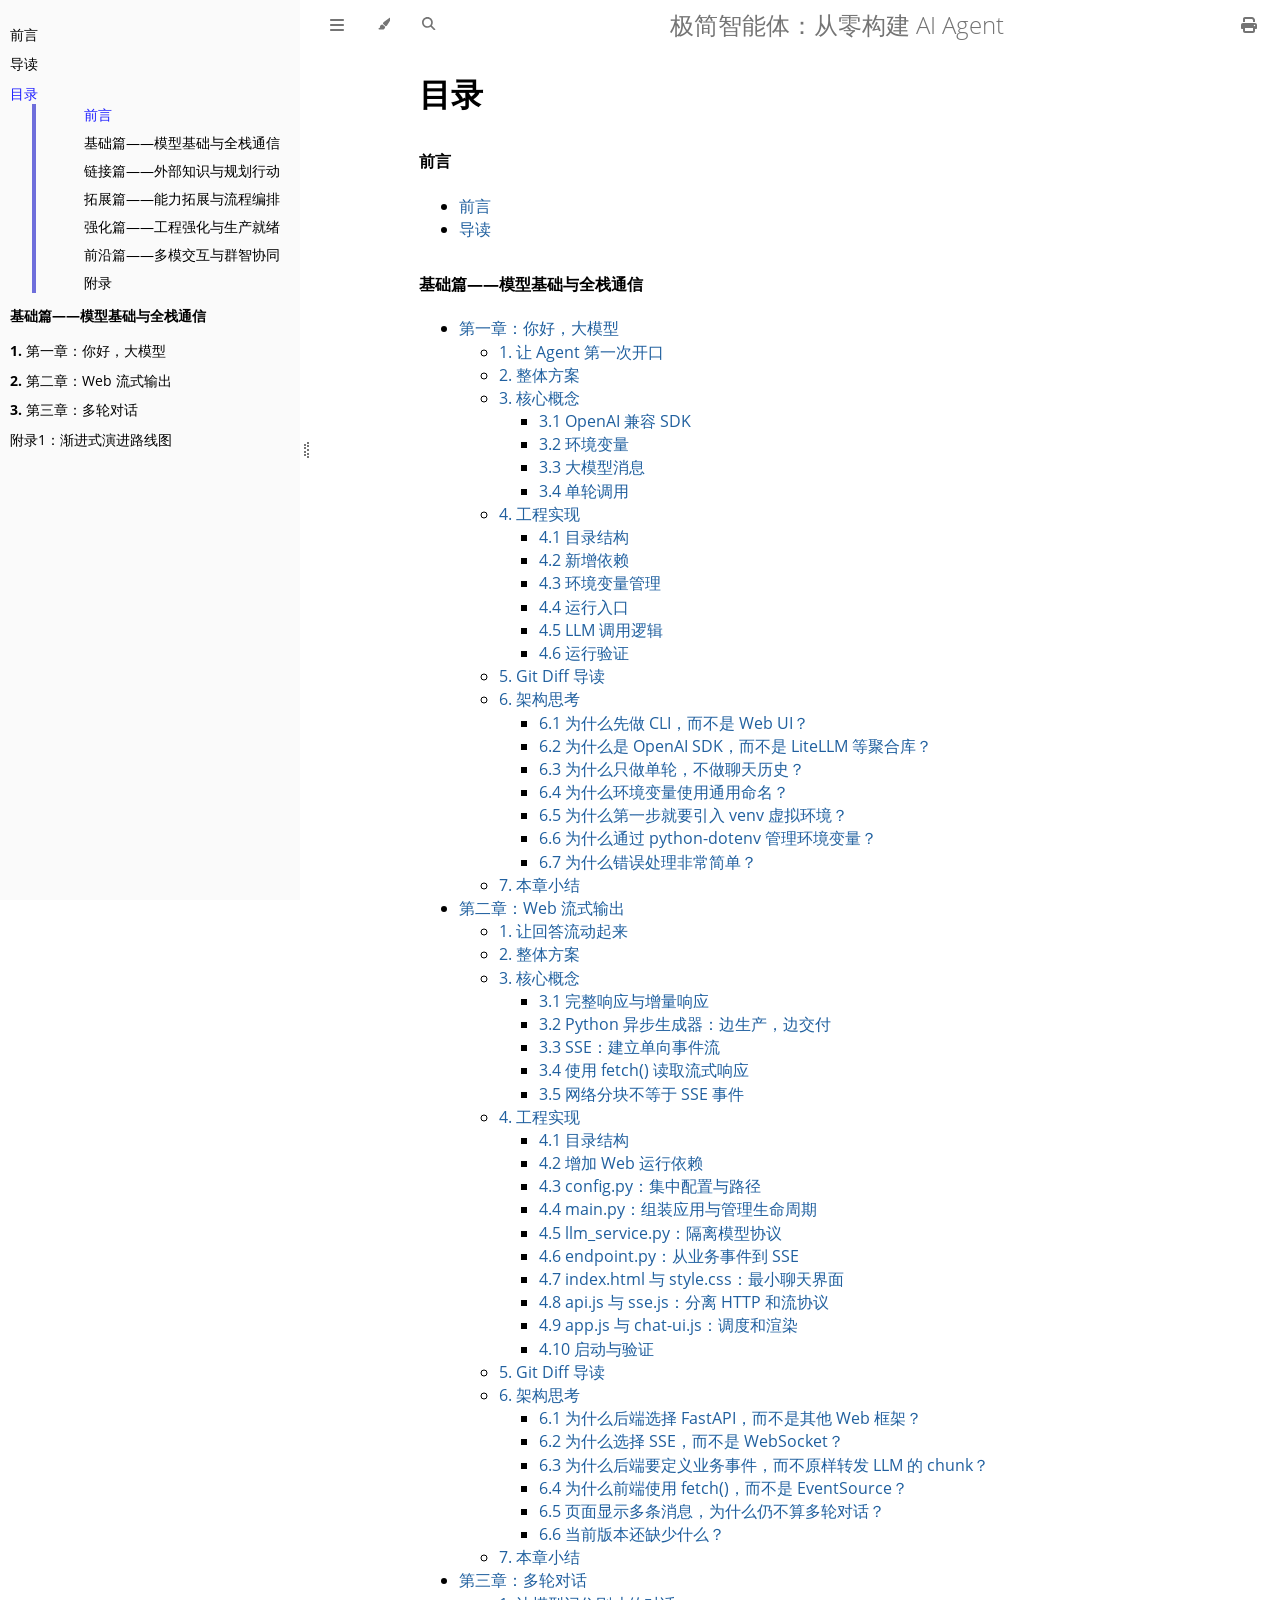
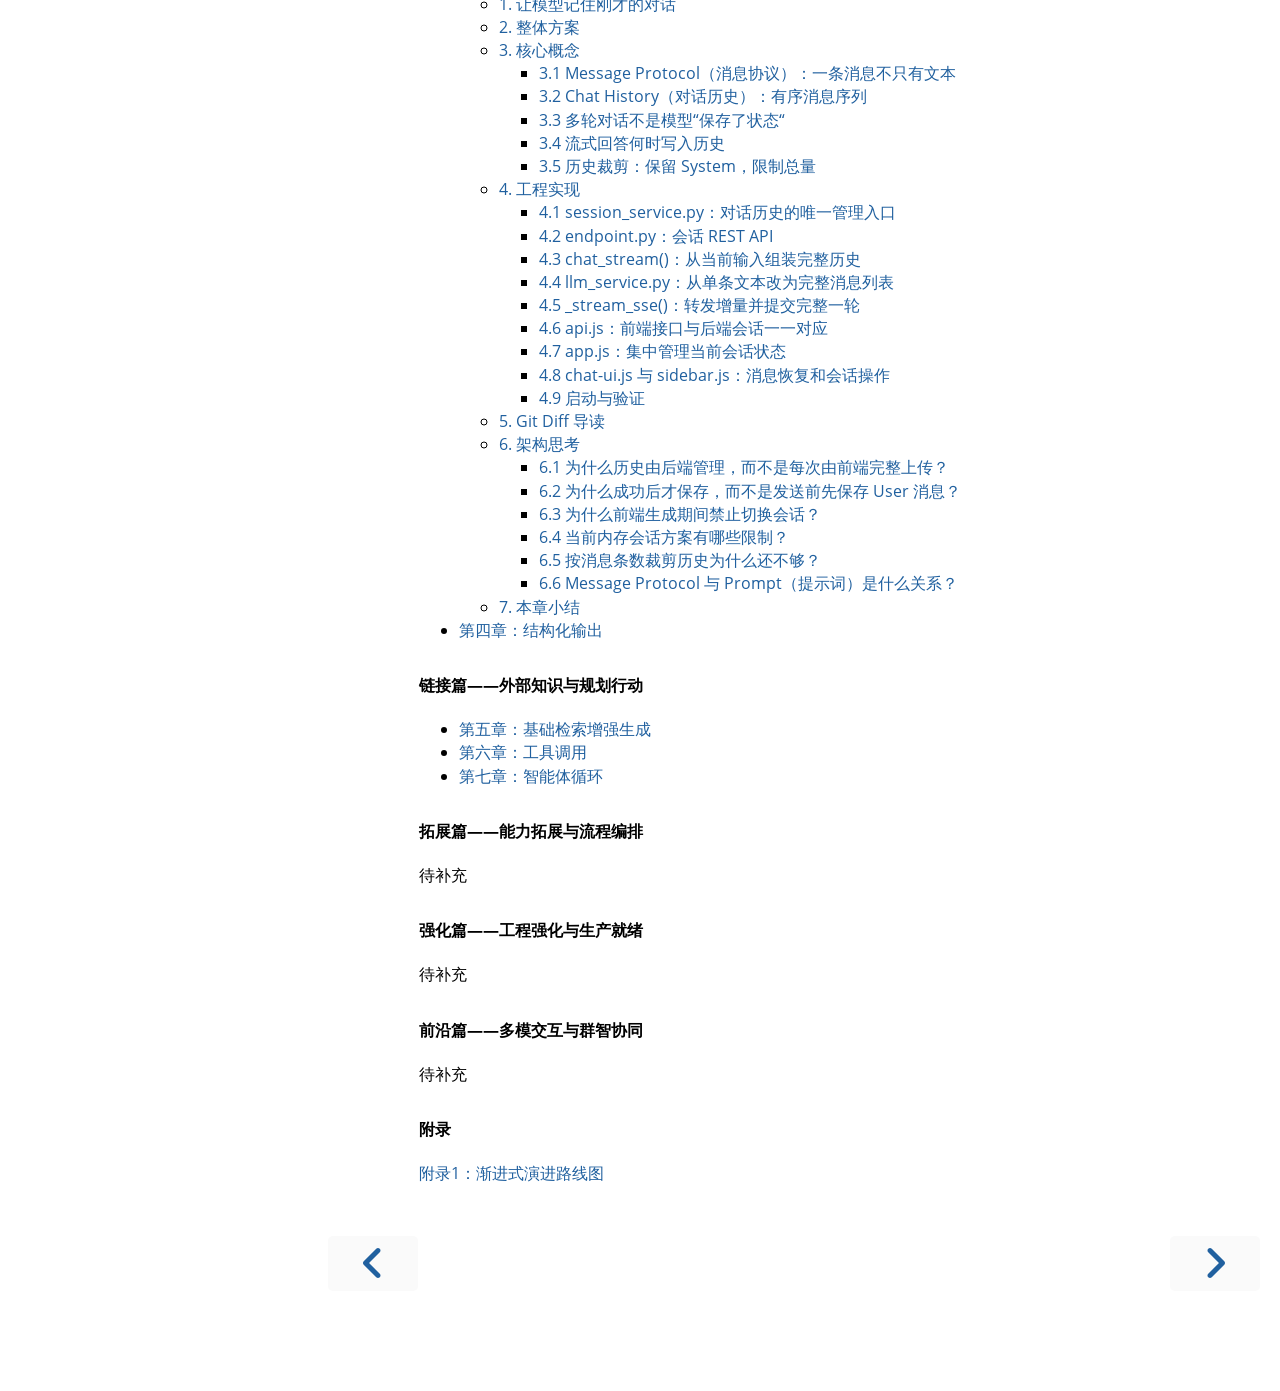
<file: toc.html>
<!DOCTYPE HTML>
<html lang="cn" class="light sidebar-visible" dir="ltr">
    <head>
        <!-- Book generated using mdBook -->
        <meta charset="UTF-8">
        <title>目录 - 极简智能体：从零构建 AI Agent</title>


        <!-- Custom HTML head -->

        <meta name="description" content="">
        <meta name="viewport" content="width=device-width, initial-scale=1">
        <meta name="theme-color" content="#ffffff">

        <link rel="icon" href="favicon-de23e50b.svg">
        <link rel="shortcut icon" href="favicon-8114d1fc.png">
        <link rel="stylesheet" href="css/variables-8adf115d.css">
        <link rel="stylesheet" href="css/general-e96d0476.css">
        <link rel="stylesheet" href="css/chrome-d279d366.css">
        <link rel="stylesheet" href="css/print-9e4910d8.css" media="print">

        <!-- Fonts -->
        <link rel="stylesheet" href="fonts/fonts-9644e21d.css">

        <!-- Highlight.js Stylesheets -->
        <link rel="stylesheet" id="mdbook-highlight-css" href="highlight-493f70e1.css">
        <link rel="stylesheet" id="mdbook-tomorrow-night-css" href="tomorrow-night-4c0ae647.css">
        <link rel="stylesheet" id="mdbook-ayu-highlight-css" href="ayu-highlight-3fdfc3ac.css">

        <!-- Custom theme stylesheets -->


        <!-- Provide site root and default themes to javascript -->
        <script>
            const path_to_root = "";
            const default_light_theme = "light";
            const default_dark_theme = "navy";
            window.path_to_searchindex_js = "searchindex-98a4e933.js";
        </script>
        <!-- Start loading toc.js asap -->
        <script src="toc-7045e2fb.js"></script>
    </head>
    <body>
    <div id="mdbook-help-container">
        <div id="mdbook-help-popup">
            <h2 class="mdbook-help-title">Keyboard shortcuts</h2>
            <div>
                <p>Press <kbd>←</kbd> or <kbd>→</kbd> to navigate between chapters</p>
                <p>Press <kbd>S</kbd> or <kbd>/</kbd> to search in the book</p>
                <p>Press <kbd>?</kbd> to show this help</p>
                <p>Press <kbd>Esc</kbd> to hide this help</p>
            </div>
        </div>
    </div>
    <div id="mdbook-body-container">
        <!-- Work around some values being stored in localStorage wrapped in quotes -->
        <script>
            try {
                let theme = localStorage.getItem('mdbook-theme');
                let sidebar = localStorage.getItem('mdbook-sidebar');

                if (theme.startsWith('"') && theme.endsWith('"')) {
                    localStorage.setItem('mdbook-theme', theme.slice(1, theme.length - 1));
                }

                if (sidebar.startsWith('"') && sidebar.endsWith('"')) {
                    localStorage.setItem('mdbook-sidebar', sidebar.slice(1, sidebar.length - 1));
                }
            } catch (e) { }
        </script>

        <!-- Set the theme before any content is loaded, prevents flash -->
        <script>
            const default_theme = window.matchMedia("(prefers-color-scheme: dark)").matches ? default_dark_theme : default_light_theme;
            let theme;
            try { theme = localStorage.getItem('mdbook-theme'); } catch(e) { }
            if (theme === null || theme === undefined) { theme = default_theme; }
            const html = document.documentElement;
            html.classList.remove('light')
            html.classList.add(theme);
            html.classList.add("js");
        </script>

        <input type="checkbox" id="mdbook-sidebar-toggle-anchor" class="hidden">

        <!-- Hide / unhide sidebar before it is displayed -->
        <script>
            let sidebar = null;
            const sidebar_toggle = document.getElementById("mdbook-sidebar-toggle-anchor");
            if (document.body.clientWidth >= 1080) {
                try { sidebar = localStorage.getItem('mdbook-sidebar'); } catch(e) { }
                sidebar = sidebar || 'visible';
            } else {
                sidebar = 'hidden';
                sidebar_toggle.checked = false;
            }
            if (sidebar === 'visible') {
                sidebar_toggle.checked = true;
            } else {
                html.classList.remove('sidebar-visible');
            }
        </script>

        <nav id="mdbook-sidebar" class="sidebar" aria-label="Table of contents">
            <!-- populated by js -->
            <mdbook-sidebar-scrollbox class="sidebar-scrollbox"></mdbook-sidebar-scrollbox>
            <noscript>
                <iframe class="sidebar-iframe-outer" src="toc.html"></iframe>
            </noscript>
            <div id="mdbook-sidebar-resize-handle" class="sidebar-resize-handle">
                <div class="sidebar-resize-indicator"></div>
            </div>
        </nav>

        <div id="mdbook-page-wrapper" class="page-wrapper">

            <div class="page">
                <div id="mdbook-menu-bar-hover-placeholder"></div>
                <div id="mdbook-menu-bar" class="menu-bar sticky">
                    <div class="left-buttons">
                        <label id="mdbook-sidebar-toggle" class="icon-button" for="mdbook-sidebar-toggle-anchor" title="Toggle Table of Contents" aria-label="Toggle Table of Contents" aria-controls="mdbook-sidebar">
                            <span class=fa-svg><svg xmlns="http://www.w3.org/2000/svg" viewBox="0 0 448 512"><!--! Font Awesome Free 6.2.0 by @fontawesome - https://fontawesome.com License - https://fontawesome.com/license/free (Icons: CC BY 4.0, Fonts: SIL OFL 1.1, Code: MIT License) Copyright 2022 Fonticons, Inc. --><path d="M0 96C0 78.3 14.3 64 32 64H416c17.7 0 32 14.3 32 32s-14.3 32-32 32H32C14.3 128 0 113.7 0 96zM0 256c0-17.7 14.3-32 32-32H416c17.7 0 32 14.3 32 32s-14.3 32-32 32H32c-17.7 0-32-14.3-32-32zM448 416c0 17.7-14.3 32-32 32H32c-17.7 0-32-14.3-32-32s14.3-32 32-32H416c17.7 0 32 14.3 32 32z"/></svg></span>
                        </label>
                        <button id="mdbook-theme-toggle" class="icon-button" type="button" title="Change theme" aria-label="Change theme" aria-haspopup="true" aria-expanded="false" aria-controls="mdbook-theme-list">
                            <span class=fa-svg><svg xmlns="http://www.w3.org/2000/svg" viewBox="0 0 576 512"><!--! Font Awesome Free 6.2.0 by @fontawesome - https://fontawesome.com License - https://fontawesome.com/license/free (Icons: CC BY 4.0, Fonts: SIL OFL 1.1, Code: MIT License) Copyright 2022 Fonticons, Inc. --><path d="M371.3 367.1c27.3-3.9 51.9-19.4 67.2-42.9L600.2 74.1c12.6-19.5 9.4-45.3-7.6-61.2S549.7-4.4 531.1 9.6L294.4 187.2c-24 18-38.2 46.1-38.4 76.1L371.3 367.1zm-19.6 25.4l-116-104.4C175.9 290.3 128 339.6 128 400c0 3.9 .2 7.8 .6 11.6c1.8 17.5-10.2 36.4-27.8 36.4H96c-17.7 0-32 14.3-32 32s14.3 32 32 32H240c61.9 0 112-50.1 112-112c0-2.5-.1-5-.2-7.5z"/></svg></span>
                        </button>
                        <ul id="mdbook-theme-list" class="theme-popup" aria-label="Themes" role="menu">
                            <li role="none"><button role="menuitem" class="theme" id="mdbook-theme-default_theme">Auto</button></li>
                            <li role="none"><button role="menuitem" class="theme" id="mdbook-theme-light">Light</button></li>
                            <li role="none"><button role="menuitem" class="theme" id="mdbook-theme-rust">Rust</button></li>
                            <li role="none"><button role="menuitem" class="theme" id="mdbook-theme-coal">Coal</button></li>
                            <li role="none"><button role="menuitem" class="theme" id="mdbook-theme-navy">Navy</button></li>
                            <li role="none"><button role="menuitem" class="theme" id="mdbook-theme-ayu">Ayu</button></li>
                        </ul>
                        <button id="mdbook-search-toggle" class="icon-button" type="button" title="Search (`/`)" aria-label="Toggle Searchbar" aria-expanded="false" aria-keyshortcuts="/ s" aria-controls="mdbook-searchbar">
                            <span class=fa-svg><svg xmlns="http://www.w3.org/2000/svg" viewBox="0 0 512 512"><!--! Font Awesome Free 6.2.0 by @fontawesome - https://fontawesome.com License - https://fontawesome.com/license/free (Icons: CC BY 4.0, Fonts: SIL OFL 1.1, Code: MIT License) Copyright 2022 Fonticons, Inc. --><path d="M416 208c0 45.9-14.9 88.3-40 122.7L502.6 457.4c12.5 12.5 12.5 32.8 0 45.3s-32.8 12.5-45.3 0L330.7 376c-34.4 25.2-76.8 40-122.7 40C93.1 416 0 322.9 0 208S93.1 0 208 0S416 93.1 416 208zM208 352c79.5 0 144-64.5 144-144s-64.5-144-144-144S64 128.5 64 208s64.5 144 144 144z"/></svg></span>
                        </button>
                    </div>

                    <h1 class="menu-title">极简智能体：从零构建 AI Agent</h1>

                    <div class="right-buttons">
                        <a href="print.html" title="Print this book" aria-label="Print this book">
                            <span class=fa-svg id="print-button"><svg xmlns="http://www.w3.org/2000/svg" viewBox="0 0 512 512"><!--! Font Awesome Free 6.2.0 by @fontawesome - https://fontawesome.com License - https://fontawesome.com/license/free (Icons: CC BY 4.0, Fonts: SIL OFL 1.1, Code: MIT License) Copyright 2022 Fonticons, Inc. --><path d="M128 0C92.7 0 64 28.7 64 64v96h64V64H354.7L384 93.3V160h64V93.3c0-17-6.7-33.3-18.7-45.3L400 18.7C388 6.7 371.7 0 354.7 0H128zM384 352v32 64H128V384 368 352H384zm64 32h32c17.7 0 32-14.3 32-32V256c0-35.3-28.7-64-64-64H64c-35.3 0-64 28.7-64 64v96c0 17.7 14.3 32 32 32H64v64c0 35.3 28.7 64 64 64H384c35.3 0 64-28.7 64-64V384zm-16-88c-13.3 0-24-10.7-24-24s10.7-24 24-24s24 10.7 24 24s-10.7 24-24 24z"/></svg></span>
                        </a>

                    </div>
                </div>

                <div id="mdbook-search-wrapper" class="hidden">
                    <form id="mdbook-searchbar-outer" class="searchbar-outer">
                        <div class="search-wrapper">
                            <input type="search" id="mdbook-searchbar" name="searchbar" placeholder="Search this book ..." aria-controls="mdbook-searchresults-outer" aria-describedby="searchresults-header">
                            <div class="spinner-wrapper">
                                <span class=fa-svg id="fa-spin"><svg xmlns="http://www.w3.org/2000/svg" viewBox="0 0 512 512"><!--! Font Awesome Free 6.2.0 by @fontawesome - https://fontawesome.com License - https://fontawesome.com/license/free (Icons: CC BY 4.0, Fonts: SIL OFL 1.1, Code: MIT License) Copyright 2022 Fonticons, Inc. --><path d="M304 48c0-26.5-21.5-48-48-48s-48 21.5-48 48s21.5 48 48 48s48-21.5 48-48zm0 416c0-26.5-21.5-48-48-48s-48 21.5-48 48s21.5 48 48 48s48-21.5 48-48zM48 304c26.5 0 48-21.5 48-48s-21.5-48-48-48s-48 21.5-48 48s21.5 48 48 48zm464-48c0-26.5-21.5-48-48-48s-48 21.5-48 48s21.5 48 48 48s48-21.5 48-48zM142.9 437c18.7-18.7 18.7-49.1 0-67.9s-49.1-18.7-67.9 0s-18.7 49.1 0 67.9s49.1 18.7 67.9 0zm0-294.2c18.7-18.7 18.7-49.1 0-67.9S93.7 56.2 75 75s-18.7 49.1 0 67.9s49.1 18.7 67.9 0zM369.1 437c18.7 18.7 49.1 18.7 67.9 0s18.7-49.1 0-67.9s-49.1-18.7-67.9 0s-18.7 49.1 0 67.9z"/></svg></span>
                            </div>
                        </div>
                    </form>
                    <div id="mdbook-searchresults-outer" class="searchresults-outer hidden">
                        <div id="mdbook-searchresults-header" class="searchresults-header"></div>
                        <ul id="mdbook-searchresults">
                        </ul>
                    </div>
                </div>

                <!-- Apply ARIA attributes after the sidebar and the sidebar toggle button are added to the DOM -->
                <script>
                    document.getElementById('mdbook-sidebar-toggle').setAttribute('aria-expanded', sidebar === 'visible');
                    document.getElementById('mdbook-sidebar').setAttribute('aria-hidden', sidebar !== 'visible');
                    Array.from(document.querySelectorAll('#mdbook-sidebar a')).forEach(function(link) {
                        link.setAttribute('tabIndex', sidebar === 'visible' ? 0 : -1);
                    });
                </script>

                <div id="mdbook-content" class="content">
                    <main>
                        <h1 id="目录"><a class="header" href="#目录">目录</a></h1>
<h4 id="前言"><a class="header" href="#前言">前言</a></h4>
<ul>
<li><a href="preface.html">前言</a></li>
<li><a href="introduction.html">导读</a></li>
</ul>
<h4 id="基础篇模型基础与全栈通信"><a class="header" href="#基础篇模型基础与全栈通信">基础篇——模型基础与全栈通信</a></h4>
<ul>
<li><a href="./chapter_01.html">第一章：你好，大模型</a>
<ul>
<li><a href="./chapter_01.html#1-让-agent-第一次开口">1. 让 Agent 第一次开口</a></li>
<li><a href="./chapter_01.html#2-整体方案">2. 整体方案</a></li>
<li><a href="./chapter_01.html#3-核心概念">3. 核心概念</a>
<ul>
<li><a href="./chapter_01.html#31-openai-兼容-sdk">3.1 OpenAI 兼容 SDK</a></li>
<li><a href="./chapter_01.html#32-环境变量">3.2 环境变量</a></li>
<li><a href="./chapter_01.html#33-大模型消息">3.3 大模型消息</a></li>
<li><a href="./chapter_01.html#34-单轮调用">3.4 单轮调用</a></li>
</ul>
</li>
<li><a href="./chapter_01.html#4-工程实现">4. 工程实现</a>
<ul>
<li><a href="./chapter_01.html#41-目录结构">4.1 目录结构</a></li>
<li><a href="./chapter_01.html#42-新增依赖">4.2 新增依赖</a></li>
<li><a href="./chapter_01.html#43-环境变量管理">4.3 环境变量管理</a></li>
<li><a href="./chapter_01.html#44-运行入口">4.4 运行入口</a></li>
<li><a href="./chapter_01.html#45-llm-调用逻辑">4.5 LLM 调用逻辑</a></li>
<li><a href="./chapter_01.html#46-运行验证">4.6 运行验证</a></li>
</ul>
</li>
<li><a href="./chapter_01.html#5-git-diff-导读">5. Git Diff 导读</a></li>
<li><a href="./chapter_01.html#6-架构思考">6. 架构思考</a>
<ul>
<li><a href="./chapter_01.html#61-为什么先做-cli而不是-web-ui">6.1 为什么先做 CLI，而不是 Web UI？</a></li>
<li><a href="./chapter_01.html#62-为什么是-openai-sdk而不是-litellm-等聚合库">6.2 为什么是 OpenAI SDK，而不是 LiteLLM 等聚合库？</a></li>
<li><a href="./chapter_01.html#63-为什么只做单轮不做聊天历史">6.3 为什么只做单轮，不做聊天历史？</a></li>
<li><a href="./chapter_01.html#64-为什么环境变量使用通用命名">6.4 为什么环境变量使用通用命名？</a></li>
<li><a href="./chapter_01.html#65-为什么第一步就要引入-venv-虚拟环境">6.5 为什么第一步就要引入 venv 虚拟环境？</a></li>
<li><a href="./chapter_01.html#66-为什么通过-python-dotenv-管理环境变量">6.6 为什么通过 python-dotenv 管理环境变量？</a></li>
<li><a href="./chapter_01.html#67-为什么错误处理非常简单">6.7 为什么错误处理非常简单？</a></li>
</ul>
</li>
<li><a href="./chapter_01.html#7-本章小结">7. 本章小结</a></li>
</ul>
</li>
<li><a href="./chapter_02.html">第二章：Web 流式输出</a>
<ul>
<li><a href="./chapter_02.html#1-让回答流动起来">1. 让回答流动起来</a></li>
<li><a href="./chapter_02.html#2-整体方案">2. 整体方案</a></li>
<li><a href="./chapter_02.html#3-核心概念">3. 核心概念</a>
<ul>
<li><a href="./chapter_02.html#31-完整响应与增量响应">3.1 完整响应与增量响应</a></li>
<li><a href="./chapter_02.html#32-python-异步生成器边生产边交付">3.2 Python 异步生成器：边生产，边交付</a></li>
<li><a href="./chapter_02.html#33-sse建立单向事件流">3.3 SSE：建立单向事件流</a></li>
<li><a href="./chapter_02.html#34-使用-fetch-读取流式响应">3.4 使用 fetch() 读取流式响应</a></li>
<li><a href="./chapter_02.html#35-网络分块不等于-sse-事件">3.5 网络分块不等于 SSE 事件</a></li>
</ul>
</li>
<li><a href="./chapter_02.html#4-工程实现">4. 工程实现</a>
<ul>
<li><a href="./chapter_02.html#41-目录结构">4.1 目录结构</a></li>
<li><a href="./chapter_02.html#42-增加-web-运行依赖">4.2 增加 Web 运行依赖</a></li>
<li><a href="./chapter_02.html#43-configpy集中配置与路径">4.3 config.py：集中配置与路径</a></li>
<li><a href="./chapter_02.html#44-mainpy组装应用与管理生命周期">4.4 main.py：组装应用与管理生命周期</a></li>
<li><a href="./chapter_02.html#45-llm_servicepy隔离模型协议">4.5 llm_service.py：隔离模型协议</a></li>
<li><a href="./chapter_02.html#46-endpointpy从业务事件到-sse">4.6 endpoint.py：从业务事件到 SSE</a></li>
<li><a href="./chapter_02.html#47-indexhtml-与-stylecss最小聊天界面">4.7 index.html 与 style.css：最小聊天界面</a></li>
<li><a href="./chapter_02.html#48-apijs-与-ssejs分离-http-和流协议">4.8 api.js 与 sse.js：分离 HTTP 和流协议</a></li>
<li><a href="./chapter_02.html#49-appjs-与-chat-uijs调度和渲染">4.9 app.js 与 chat-ui.js：调度和渲染</a></li>
<li><a href="./chapter_02.html#410-启动与验证">4.10 启动与验证</a></li>
</ul>
</li>
<li><a href="./chapter_02.html#5-git-diff-导读">5. Git Diff 导读</a></li>
<li><a href="./chapter_02.html#6-架构思考">6. 架构思考</a>
<ul>
<li><a href="./chapter_02.html#61-为什么后端选择-fastapi而不是其他-web-框架">6.1 为什么后端选择 FastAPI，而不是其他 Web 框架？</a></li>
<li><a href="./chapter_02.html#62-为什么选择-sse而不是-websocket">6.2 为什么选择 SSE，而不是 WebSocket？</a></li>
<li><a href="./chapter_02.html#63-为什么后端要定义业务事件而不原样转发-llm-的-chunk">6.3 为什么后端要定义业务事件，而不原样转发 LLM 的 chunk？</a></li>
<li><a href="./chapter_02.html#64-为什么前端使用-fetch而不是-eventsource">6.4 为什么前端使用 fetch()，而不是 EventSource？</a></li>
<li><a href="./chapter_02.html#65-页面显示多条消息为什么仍不算多轮对话">6.5 页面显示多条消息，为什么仍不算多轮对话？</a></li>
<li><a href="./chapter_02.html#66-当前版本还缺少什么">6.6 当前版本还缺少什么？</a></li>
</ul>
</li>
<li><a href="./chapter_02.html#7-本章小结">7. 本章小结</a></li>
</ul>
</li>
<li><a href="./chapter_03.html">第三章：多轮对话</a>
<ul>
<li><a href="./chapter_03.html#1-让模型记住刚才的对话">1. 让模型记住刚才的对话</a></li>
<li><a href="./chapter_03.html#2-整体方案">2. 整体方案</a></li>
<li><a href="./chapter_03.html#3-核心概念">3. 核心概念</a>
<ul>
<li><a href="./chapter_03.html#31-message-protocol消息协议一条消息不只有文本">3.1 Message Protocol（消息协议）：一条消息不只有文本</a></li>
<li><a href="./chapter_03.html#32-chat-history对话历史有序消息序列">3.2 Chat History（对话历史）：有序消息序列</a></li>
<li><a href="./chapter_03.html#33-多轮对话不是模型保存了状态">3.3 多轮对话不是模型“保存了状态“</a></li>
<li><a href="./chapter_03.html#34-流式回答何时写入历史">3.4 流式回答何时写入历史</a></li>
<li><a href="./chapter_03.html#35-历史裁剪保留-system限制总量">3.5 历史裁剪：保留 System，限制总量</a></li>
</ul>
</li>
<li><a href="./chapter_03.html#4-工程实现">4. 工程实现</a>
<ul>
<li><a href="./chapter_03.html#41-session_servicepy对话历史的唯一管理入口">4.1 session_service.py：对话历史的唯一管理入口</a></li>
<li><a href="./chapter_03.html#42-endpointpy会话-rest-api">4.2 endpoint.py：会话 REST API</a></li>
<li><a href="./chapter_03.html#43-chat_stream从当前输入组装完整历史">4.3 chat_stream()：从当前输入组装完整历史</a></li>
<li><a href="./chapter_03.html#44-llm_servicepy从单条文本改为完整消息列表">4.4 llm_service.py：从单条文本改为完整消息列表</a></li>
<li><a href="./chapter_03.html#45-_stream_sse转发增量并提交完整一轮">4.5 _stream_sse()：转发增量并提交完整一轮</a></li>
<li><a href="./chapter_03.html#46-apijs前端接口与后端会话一一对应">4.6 api.js：前端接口与后端会话一一对应</a></li>
<li><a href="./chapter_03.html#47-appjs集中管理当前会话状态">4.7 app.js：集中管理当前会话状态</a></li>
<li><a href="./chapter_03.html#48-chat-uijs-与-sidebarjs消息恢复和会话操作">4.8 chat-ui.js 与 sidebar.js：消息恢复和会话操作</a></li>
<li><a href="./chapter_03.html#49-启动与验证">4.9 启动与验证</a></li>
</ul>
</li>
<li><a href="./chapter_03.html#5-git-diff-导读">5. Git Diff 导读</a></li>
<li><a href="./chapter_03.html#6-架构思考">6. 架构思考</a>
<ul>
<li><a href="./chapter_03.html#61-为什么历史由后端管理而不是每次由前端完整上传">6.1 为什么历史由后端管理，而不是每次由前端完整上传？</a></li>
<li><a href="./chapter_03.html#62-为什么成功后才保存而不是发送前先保存-user-消息">6.2 为什么成功后才保存，而不是发送前先保存 User 消息？</a></li>
<li><a href="./chapter_03.html#63-为什么前端生成期间禁止切换会话">6.3 为什么前端生成期间禁止切换会话？</a></li>
<li><a href="./chapter_03.html#64-当前内存会话方案有哪些限制">6.4 当前内存会话方案有哪些限制？</a></li>
<li><a href="./chapter_03.html#65-按消息条数裁剪历史为什么还不够">6.5 按消息条数裁剪历史为什么还不够？</a></li>
<li><a href="./chapter_03.html#66-message-protocol-与-prompt提示词是什么关系">6.6 Message Protocol 与 Prompt（提示词）是什么关系？</a></li>
</ul>
</li>
<li><a href="./chapter_03.html#7-本章小结">7. 本章小结</a></li>
</ul>
</li>
<li><a href="./chapter_04.html">第四章：结构化输出</a></li>
</ul>
<h4 id="链接篇外部知识与规划行动"><a class="header" href="#链接篇外部知识与规划行动">链接篇——外部知识与规划行动</a></h4>
<ul>
<li><a href="./chapter_05.html">第五章：基础检索增强生成</a></li>
<li><a href="./chapter_06.html">第六章：工具调用</a></li>
<li><a href="./chapter_06.html">第七章：智能体循环</a></li>
</ul>
<h4 id="拓展篇能力拓展与流程编排"><a class="header" href="#拓展篇能力拓展与流程编排">拓展篇——能力拓展与流程编排</a></h4>
<p>待补充</p>
<h4 id="强化篇工程强化与生产就绪"><a class="header" href="#强化篇工程强化与生产就绪">强化篇——工程强化与生产就绪</a></h4>
<p>待补充</p>
<h4 id="前沿篇多模交互与群智协同"><a class="header" href="#前沿篇多模交互与群智协同">前沿篇——多模交互与群智协同</a></h4>
<p>待补充</p>
<h4 id="附录"><a class="header" href="#附录">附录</a></h4>
<p><a href="./roadmap.html">附录1：渐进式演进路线图</a></p>

                    </main>

                    <nav class="nav-wrapper" aria-label="Page navigation">
                        <!-- Mobile navigation buttons -->
                            <a rel="prev" href="introduction.html" class="mobile-nav-chapters previous" title="Previous chapter" aria-label="Previous chapter" aria-keyshortcuts="Left">
                                <span class=fa-svg><svg xmlns="http://www.w3.org/2000/svg" viewBox="0 0 320 512"><!--! Font Awesome Free 6.2.0 by @fontawesome - https://fontawesome.com License - https://fontawesome.com/license/free (Icons: CC BY 4.0, Fonts: SIL OFL 1.1, Code: MIT License) Copyright 2022 Fonticons, Inc. --><path d="M41.4 233.4c-12.5 12.5-12.5 32.8 0 45.3l160 160c12.5 12.5 32.8 12.5 45.3 0s12.5-32.8 0-45.3L109.3 256 246.6 118.6c12.5-12.5 12.5-32.8 0-45.3s-32.8-12.5-45.3 0l-160 160z"/></svg></span>
                            </a>

                            <a rel="next prefetch" href="chapter_01.html" class="mobile-nav-chapters next" title="Next chapter" aria-label="Next chapter" aria-keyshortcuts="Right">
                                <span class=fa-svg><svg xmlns="http://www.w3.org/2000/svg" viewBox="0 0 320 512"><!--! Font Awesome Free 6.2.0 by @fontawesome - https://fontawesome.com License - https://fontawesome.com/license/free (Icons: CC BY 4.0, Fonts: SIL OFL 1.1, Code: MIT License) Copyright 2022 Fonticons, Inc. --><path d="M278.6 233.4c12.5 12.5 12.5 32.8 0 45.3l-160 160c-12.5 12.5-32.8 12.5-45.3 0s-12.5-32.8 0-45.3L210.7 256 73.4 118.6c-12.5-12.5-12.5-32.8 0-45.3s32.8-12.5 45.3 0l160 160z"/></svg></span>
                            </a>

                        <div style="clear: both"></div>
                    </nav>
                </div>
            </div>

            <nav class="nav-wide-wrapper" aria-label="Page navigation">
                    <a rel="prev" href="introduction.html" class="nav-chapters previous" title="Previous chapter" aria-label="Previous chapter" aria-keyshortcuts="Left">
                        <span class=fa-svg><svg xmlns="http://www.w3.org/2000/svg" viewBox="0 0 320 512"><!--! Font Awesome Free 6.2.0 by @fontawesome - https://fontawesome.com License - https://fontawesome.com/license/free (Icons: CC BY 4.0, Fonts: SIL OFL 1.1, Code: MIT License) Copyright 2022 Fonticons, Inc. --><path d="M41.4 233.4c-12.5 12.5-12.5 32.8 0 45.3l160 160c12.5 12.5 32.8 12.5 45.3 0s12.5-32.8 0-45.3L109.3 256 246.6 118.6c12.5-12.5 12.5-32.8 0-45.3s-32.8-12.5-45.3 0l-160 160z"/></svg></span>
                    </a>

                    <a rel="next prefetch" href="chapter_01.html" class="nav-chapters next" title="Next chapter" aria-label="Next chapter" aria-keyshortcuts="Right">
                        <span class=fa-svg><svg xmlns="http://www.w3.org/2000/svg" viewBox="0 0 320 512"><!--! Font Awesome Free 6.2.0 by @fontawesome - https://fontawesome.com License - https://fontawesome.com/license/free (Icons: CC BY 4.0, Fonts: SIL OFL 1.1, Code: MIT License) Copyright 2022 Fonticons, Inc. --><path d="M278.6 233.4c12.5 12.5 12.5 32.8 0 45.3l-160 160c-12.5 12.5-32.8 12.5-45.3 0s-12.5-32.8 0-45.3L210.7 256 73.4 118.6c-12.5-12.5-12.5-32.8 0-45.3s32.8-12.5 45.3 0l160 160z"/></svg></span>
                    </a>
            </nav>

        </div>

        <template id=fa-eye><span class=fa-svg><svg xmlns="http://www.w3.org/2000/svg" viewBox="0 0 576 512"><!--! Font Awesome Free 6.2.0 by @fontawesome - https://fontawesome.com License - https://fontawesome.com/license/free (Icons: CC BY 4.0, Fonts: SIL OFL 1.1, Code: MIT License) Copyright 2022 Fonticons, Inc. --><path d="M288 32c-80.8 0-145.5 36.8-192.6 80.6C48.6 156 17.3 208 2.5 243.7c-3.3 7.9-3.3 16.7 0 24.6C17.3 304 48.6 356 95.4 399.4C142.5 443.2 207.2 480 288 480s145.5-36.8 192.6-80.6c46.8-43.5 78.1-95.4 93-131.1c3.3-7.9 3.3-16.7 0-24.6c-14.9-35.7-46.2-87.7-93-131.1C433.5 68.8 368.8 32 288 32zM432 256c0 79.5-64.5 144-144 144s-144-64.5-144-144s64.5-144 144-144s144 64.5 144 144zM288 192c0 35.3-28.7 64-64 64c-11.5 0-22.3-3-31.6-8.4c-.2 2.8-.4 5.5-.4 8.4c0 53 43 96 96 96s96-43 96-96s-43-96-96-96c-2.8 0-5.6 .1-8.4 .4c5.3 9.3 8.4 20.1 8.4 31.6z"/></svg></span></template>
        <template id=fa-eye-slash><span class=fa-svg><svg xmlns="http://www.w3.org/2000/svg" viewBox="0 0 640 512"><!--! Font Awesome Free 6.2.0 by @fontawesome - https://fontawesome.com License - https://fontawesome.com/license/free (Icons: CC BY 4.0, Fonts: SIL OFL 1.1, Code: MIT License) Copyright 2022 Fonticons, Inc. --><path d="M38.8 5.1C28.4-3.1 13.3-1.2 5.1 9.2S-1.2 34.7 9.2 42.9l592 464c10.4 8.2 25.5 6.3 33.7-4.1s6.3-25.5-4.1-33.7L525.6 386.7c39.6-40.6 66.4-86.1 79.9-118.4c3.3-7.9 3.3-16.7 0-24.6c-14.9-35.7-46.2-87.7-93-131.1C465.5 68.8 400.8 32 320 32c-68.2 0-125 26.3-169.3 60.8L38.8 5.1zM223.1 149.5C248.6 126.2 282.7 112 320 112c79.5 0 144 64.5 144 144c0 24.9-6.3 48.3-17.4 68.7L408 294.5c5.2-11.8 8-24.8 8-38.5c0-53-43-96-96-96c-2.8 0-5.6 .1-8.4 .4c5.3 9.3 8.4 20.1 8.4 31.6c0 10.2-2.4 19.8-6.6 28.3l-90.3-70.8zm223.1 298L373 389.9c-16.4 6.5-34.3 10.1-53 10.1c-79.5 0-144-64.5-144-144c0-6.9 .5-13.6 1.4-20.2L83.1 161.5C60.3 191.2 44 220.8 34.5 243.7c-3.3 7.9-3.3 16.7 0 24.6c14.9 35.7 46.2 87.7 93 131.1C174.5 443.2 239.2 480 320 480c47.8 0 89.9-12.9 126.2-32.5z"/></svg></span></template>
        <template id=fa-copy><span class=fa-svg><svg xmlns="http://www.w3.org/2000/svg" viewBox="0 0 512 512"><!--! Font Awesome Free 6.2.0 by @fontawesome - https://fontawesome.com License - https://fontawesome.com/license/free (Icons: CC BY 4.0, Fonts: SIL OFL 1.1, Code: MIT License) Copyright 2022 Fonticons, Inc. --><path d="M502.6 70.63l-61.25-61.25C435.4 3.371 427.2 0 418.7 0H255.1c-35.35 0-64 28.66-64 64l.0195 256C192 355.4 220.7 384 256 384h192c35.2 0 64-28.8 64-64V93.25C512 84.77 508.6 76.63 502.6 70.63zM464 320c0 8.836-7.164 16-16 16H255.1c-8.838 0-16-7.164-16-16L239.1 64.13c0-8.836 7.164-16 16-16h128L384 96c0 17.67 14.33 32 32 32h47.1V320zM272 448c0 8.836-7.164 16-16 16H63.1c-8.838 0-16-7.164-16-16L47.98 192.1c0-8.836 7.164-16 16-16H160V128H63.99c-35.35 0-64 28.65-64 64l.0098 256C.002 483.3 28.66 512 64 512h192c35.2 0 64-28.8 64-64v-32h-47.1L272 448z"/></svg></span></template>
        <template id=fa-play><span class=fa-svg><svg xmlns="http://www.w3.org/2000/svg" viewBox="0 0 384 512"><!--! Font Awesome Free 6.2.0 by @fontawesome - https://fontawesome.com License - https://fontawesome.com/license/free (Icons: CC BY 4.0, Fonts: SIL OFL 1.1, Code: MIT License) Copyright 2022 Fonticons, Inc. --><path d="M73 39c-14.8-9.1-33.4-9.4-48.5-.9S0 62.6 0 80V432c0 17.4 9.4 33.4 24.5 41.9s33.7 8.1 48.5-.9L361 297c14.3-8.7 23-24.2 23-41s-8.7-32.2-23-41L73 39z"/></svg></span></template>
        <template id=fa-clock-rotate-left><span class=fa-svg><svg xmlns="http://www.w3.org/2000/svg" viewBox="0 0 512 512"><!--! Font Awesome Free 6.2.0 by @fontawesome - https://fontawesome.com License - https://fontawesome.com/license/free (Icons: CC BY 4.0, Fonts: SIL OFL 1.1, Code: MIT License) Copyright 2022 Fonticons, Inc. --><path d="M75 75L41 41C25.9 25.9 0 36.6 0 57.9V168c0 13.3 10.7 24 24 24H134.1c21.4 0 32.1-25.9 17-41l-30.8-30.8C155 85.5 203 64 256 64c106 0 192 86 192 192s-86 192-192 192c-40.8 0-78.6-12.7-109.7-34.4c-14.5-10.1-34.4-6.6-44.6 7.9s-6.6 34.4 7.9 44.6C151.2 495 201.7 512 256 512c141.4 0 256-114.6 256-256S397.4 0 256 0C185.3 0 121.3 28.7 75 75zm181 53c-13.3 0-24 10.7-24 24V256c0 6.4 2.5 12.5 7 17l72 72c9.4 9.4 24.6 9.4 33.9 0s9.4-24.6 0-33.9l-65-65V152c0-13.3-10.7-24-24-24z"/></svg></span></template>



        <script>
            window.playground_copyable = true;
        </script>


        <script src="elasticlunr-ef4e11c1.min.js"></script>
        <script src="mark-09e88c2c.min.js"></script>
        <script src="searcher-09f2665d.js"></script>

        <script src="clipboard-1626706a.min.js"></script>
        <script src="highlight-abc7f01d.js"></script>
        <script src="book-609e4cb8.js"></script>

        <!-- Custom JS scripts -->
        <script src="mermaid-eefea253.min.js"></script>
        <script src="mermaid-init-ccf746f1.js"></script>



    </div>
    </body>
</html>
</file>
<file: css/variables-8adf115d.css>
/* Globals */

:root {
    --sidebar-target-width: 300px;
    --sidebar-width: min(var(--sidebar-target-width), 80vw);
    --sidebar-resize-indicator-width: 8px;
    --sidebar-resize-indicator-space: 2px;
    --page-padding: 15px;
    --content-max-width: 750px;
    --menu-bar-height: 50px;
    --mono-font: "Source Code Pro", Consolas, "Ubuntu Mono", Menlo, "DejaVu Sans Mono", monospace, monospace;
    --code-font-size: 0.875em; /* please adjust the ace font size accordingly in editor.js */
    --searchbar-margin-block-start: 5px;
}

/* Themes */

.ayu {
    --bg: hsl(210, 25%, 8%);
    --fg: #c5c5c5;

    --sidebar-bg: #14191f;
    --sidebar-fg: #c8c9db;
    --sidebar-non-existant: #5c6773;
    --sidebar-active: #ffb454;
    --sidebar-spacer: #2d334f;

    --scrollbar: var(--sidebar-fg);

    --icons: #737480;
    --icons-hover: #b7b9cc;

    --links: #0096cf;

    --inline-code-color: #ffb454;

    --theme-popup-bg: #14191f;
    --theme-popup-border: #5c6773;
    --theme-hover: #191f26;

    --quote-bg: hsl(226, 15%, 17%);
    --quote-border: hsl(226, 15%, 22%);

    --warning-border: #ff8e00;

    --table-border-color: hsl(210, 25%, 13%);
    --table-header-bg: hsl(210, 25%, 28%);
    --table-alternate-bg: hsl(210, 25%, 11%);

    --searchbar-border-color: #848484;
    --searchbar-bg: #424242;
    --searchbar-fg: #fff;
    --searchbar-shadow-color: #d4c89f;
    --searchresults-header-fg: #666;
    --searchresults-border-color: #888;
    --searchresults-li-bg: #252932;
    --search-mark-bg: #e3b171;

    --color-scheme: dark;

    /* Same as `--icons` */
    --copy-button-filter: invert(45%) sepia(6%) saturate(621%) hue-rotate(198deg) brightness(99%) contrast(85%);
    /* Same as `--sidebar-active` */
    --copy-button-filter-hover: invert(68%) sepia(55%) saturate(531%) hue-rotate(341deg) brightness(104%) contrast(101%);

    --footnote-highlight: #2668a6;

    --overlay-bg: rgba(33, 40, 48, 0.4);

    --blockquote-note-color: #74b9ff;
    --blockquote-tip-color: #09ca09;
    --blockquote-important-color: #d3abff;
    --blockquote-warning-color: #f0b72f;
    --blockquote-caution-color: #f21424;

    --sidebar-header-border-color: #c18639;
}

.coal {
    --bg: hsl(200, 7%, 8%);
    --fg: #98a3ad;

    --sidebar-bg: #292c2f;
    --sidebar-fg: #a1adb8;
    --sidebar-non-existant: #505254;
    --sidebar-active: #3473ad;
    --sidebar-spacer: #393939;

    --scrollbar: var(--sidebar-fg);

    --icons: #43484d;
    --icons-hover: #b3c0cc;

    --links: #2b79a2;

    --inline-code-color: #c5c8c6;

    --theme-popup-bg: #141617;
    --theme-popup-border: #43484d;
    --theme-hover: #1f2124;

    --quote-bg: hsl(234, 21%, 18%);
    --quote-border: hsl(234, 21%, 23%);

    --warning-border: #ff8e00;

    --table-border-color: hsl(200, 7%, 13%);
    --table-header-bg: hsl(200, 7%, 28%);
    --table-alternate-bg: hsl(200, 7%, 11%);

    --searchbar-border-color: #aaa;
    --searchbar-bg: #b7b7b7;
    --searchbar-fg: #000;
    --searchbar-shadow-color: #aaa;
    --searchresults-header-fg: #666;
    --searchresults-border-color: #98a3ad;
    --searchresults-li-bg: #2b2b2f;
    --search-mark-bg: #355c7d;

    --color-scheme: dark;

    /* Same as `--icons` */
    --copy-button-filter: invert(26%) sepia(8%) saturate(575%) hue-rotate(169deg) brightness(87%) contrast(82%);
    /* Same as `--sidebar-active` */
    --copy-button-filter-hover: invert(36%) sepia(70%) saturate(503%) hue-rotate(167deg) brightness(98%) contrast(89%);

    --footnote-highlight: #4079ae;

    --overlay-bg: rgba(33, 40, 48, 0.4);

    --blockquote-note-color: #4493f8;
    --blockquote-tip-color: #08ae08;
    --blockquote-important-color: #ab7df8;
    --blockquote-warning-color: #d29922;
    --blockquote-caution-color: #d91b29;

    --sidebar-header-border-color: #3473ad;
}

.light, html:not(.js) {
    --bg: hsl(0, 0%, 100%);
    --fg: hsl(0, 0%, 0%);

    --sidebar-bg: #fafafa;
    --sidebar-fg: hsl(0, 0%, 0%);
    --sidebar-non-existant: #aaaaaa;
    --sidebar-active: #1f1fff;
    --sidebar-spacer: #f4f4f4;

    --scrollbar: #8F8F8F;

    --icons: #747474;
    --icons-hover: #000000;

    --links: #20609f;

    --inline-code-color: #301900;

    --theme-popup-bg: #fafafa;
    --theme-popup-border: #cccccc;
    --theme-hover: #e6e6e6;

    --quote-bg: hsl(197, 37%, 96%);
    --quote-border: hsl(197, 37%, 91%);

    --warning-border: #ff8e00;

    --table-border-color: hsl(0, 0%, 95%);
    --table-header-bg: hsl(0, 0%, 80%);
    --table-alternate-bg: hsl(0, 0%, 97%);

    --searchbar-border-color: #aaa;
    --searchbar-bg: #fafafa;
    --searchbar-fg: #000;
    --searchbar-shadow-color: #aaa;
    --searchresults-header-fg: #666;
    --searchresults-border-color: #888;
    --searchresults-li-bg: #e4f2fe;
    --search-mark-bg: #a2cff5;

    --color-scheme: light;

    /* Same as `--icons` */
    --copy-button-filter: invert(45.49%);
    /* Same as `--sidebar-active` */
    --copy-button-filter-hover: invert(14%) sepia(93%) saturate(4250%) hue-rotate(243deg) brightness(99%) contrast(130%);

    --footnote-highlight: #7e7eff;

    --overlay-bg: rgba(200, 200, 205, 0.4);

    --blockquote-note-color: #0969da;
    --blockquote-tip-color: #008000;
    --blockquote-important-color: #8250df;
    --blockquote-warning-color: #9a6700;
    --blockquote-caution-color: #b52731;

    --sidebar-header-border-color: #6e6edb;
}

.navy {
    --bg: hsl(226, 23%, 11%);
    --fg: #bcbdd0;

    --sidebar-bg: #282d3f;
    --sidebar-fg: #c8c9db;
    --sidebar-non-existant: #505274;
    --sidebar-active: #2b79a2;
    --sidebar-spacer: #2d334f;

    --scrollbar: var(--sidebar-fg);

    --icons: #737480;
    --icons-hover: #b7b9cc;

    --links: #2b79a2;

    --inline-code-color: #c5c8c6;

    --theme-popup-bg: #161923;
    --theme-popup-border: #737480;
    --theme-hover: #282e40;

    --quote-bg: hsl(226, 15%, 17%);
    --quote-border: hsl(226, 15%, 22%);

    --warning-border: #ff8e00;

    --table-border-color: hsl(226, 23%, 16%);
    --table-header-bg: hsl(226, 23%, 31%);
    --table-alternate-bg: hsl(226, 23%, 14%);

    --searchbar-border-color: #aaa;
    --searchbar-bg: #aeaec6;
    --searchbar-fg: #000;
    --searchbar-shadow-color: #aaa;
    --searchresults-header-fg: #5f5f71;
    --searchresults-border-color: #5c5c68;
    --searchresults-li-bg: #242430;
    --search-mark-bg: #a2cff5;

    --color-scheme: dark;

    /* Same as `--icons` */
    --copy-button-filter: invert(51%) sepia(10%) saturate(393%) hue-rotate(198deg) brightness(86%) contrast(87%);
    /* Same as `--sidebar-active` */
    --copy-button-filter-hover: invert(46%) sepia(20%) saturate(1537%) hue-rotate(156deg) brightness(85%) contrast(90%);

    --footnote-highlight: #4079ae;

    --overlay-bg: rgba(33, 40, 48, 0.4);

    --blockquote-note-color: #4493f8;
    --blockquote-tip-color: #09ca09;
    --blockquote-important-color: #ab7df8;
    --blockquote-warning-color: #d29922;
    --blockquote-caution-color: #f21424;

    --sidebar-header-border-color: #2f6ab5;
}

.rust {
    --bg: hsl(60, 9%, 87%);
    --fg: #262625;

    --sidebar-bg: #3b2e2a;
    --sidebar-fg: #c8c9db;
    --sidebar-non-existant: #505254;
    --sidebar-active: #e69f67;
    --sidebar-spacer: #45373a;

    --scrollbar: var(--sidebar-fg);

    --icons: #737480;
    --icons-hover: #262625;

    --links: #2b79a2;

    --inline-code-color: #6e6b5e;

    --theme-popup-bg: #e1e1db;
    --theme-popup-border: #b38f6b;
    --theme-hover: #99908a;

    --quote-bg: hsl(60, 5%, 75%);
    --quote-border: hsl(60, 5%, 70%);

    --warning-border: #ff8e00;

    --table-border-color: hsl(60, 9%, 82%);
    --table-header-bg: #b3a497;
    --table-alternate-bg: hsl(60, 9%, 84%);

    --searchbar-border-color: #aaa;
    --searchbar-bg: #fafafa;
    --searchbar-fg: #000;
    --searchbar-shadow-color: #aaa;
    --searchresults-header-fg: #666;
    --searchresults-border-color: #888;
    --searchresults-li-bg: #dec2a2;
    --search-mark-bg: #e69f67;

    /* Same as `--icons` */
    --copy-button-filter: invert(51%) sepia(10%) saturate(393%) hue-rotate(198deg) brightness(86%) contrast(87%);
    /* Same as `--sidebar-active` */
    --copy-button-filter-hover: invert(77%) sepia(16%) saturate(1798%) hue-rotate(328deg) brightness(98%) contrast(83%);

    --footnote-highlight: #d3a17a;

    --overlay-bg: rgba(150, 150, 150, 0.25);

    --blockquote-note-color: #023b95;
    --blockquote-tip-color: #007700;
    --blockquote-important-color: #8250df;
    --blockquote-warning-color: #603700;
    --blockquote-caution-color: #aa1721;

    --sidebar-header-border-color: #8c391f;
}

@media (prefers-color-scheme: dark) {
    html:not(.js) {
        --bg: hsl(200, 7%, 8%);
        --fg: #98a3ad;

        --sidebar-bg: #292c2f;
        --sidebar-fg: #a1adb8;
        --sidebar-non-existant: #505254;
        --sidebar-active: #3473ad;
        --sidebar-spacer: #393939;

        --scrollbar: var(--sidebar-fg);

        --icons: #43484d;
        --icons-hover: #b3c0cc;

        --links: #2b79a2;

        --inline-code-color: #c5c8c6;

        --theme-popup-bg: #141617;
        --theme-popup-border: #43484d;
        --theme-hover: #1f2124;

        --quote-bg: hsl(234, 21%, 18%);
        --quote-border: hsl(234, 21%, 23%);

        --warning-border: #ff8e00;

        --table-border-color: hsl(200, 7%, 13%);
        --table-header-bg: hsl(200, 7%, 28%);
        --table-alternate-bg: hsl(200, 7%, 11%);

        --searchbar-border-color: #aaa;
        --searchbar-bg: #b7b7b7;
        --searchbar-fg: #000;
        --searchbar-shadow-color: #aaa;
        --searchresults-header-fg: #666;
        --searchresults-border-color: #98a3ad;
        --searchresults-li-bg: #2b2b2f;
        --search-mark-bg: #355c7d;

        --color-scheme: dark;

        /* Same as `--icons` */
        --copy-button-filter: invert(26%) sepia(8%) saturate(575%) hue-rotate(169deg) brightness(87%) contrast(82%);
        /* Same as `--sidebar-active` */
        --copy-button-filter-hover: invert(36%) sepia(70%) saturate(503%) hue-rotate(167deg) brightness(98%) contrast(89%);

        --footnote-highlight: #4079ae;

        --overlay-bg: rgba(33, 40, 48, 0.4);

        --blockquote-note-color: #4493f8;
        --blockquote-tip-color: #08ae08;
        --blockquote-important-color: #ab7df8;
        --blockquote-warning-color: #d29922;
        --blockquote-caution-color: #d91b29;

        --sidebar-header-border-color: #3473ad;
    }
}
</file>
<file: css/general-e96d0476.css>
/* Base styles and content styles */

:root {
    /* Browser default font-size is 16px, this way 1 rem = 10px */
    font-size: 62.5%;
    color-scheme: var(--color-scheme);
}

html {
    font-family: "Open Sans", sans-serif;
    color: var(--fg);
    background-color: var(--bg);
    text-size-adjust: none;
    -webkit-text-size-adjust: none;
}

body {
    margin: 0;
    font-size: 1.6rem;
    overflow-x: hidden;
}

code {
    font-family: var(--mono-font) !important;
    font-size: var(--code-font-size);
    direction: ltr !important;
}

/* make long words/inline code not x overflow */
main {
    overflow-wrap: break-word;
}

/* make wide tables scroll if they overflow */
.table-wrapper {
    overflow-x: auto;
}

/* Don't change font size in headers. */
h1 code, h2 code, h3 code, h4 code, h5 code, h6 code {
    font-size: unset;
}

.left { float: left; }
.right { float: right; }
.boring { opacity: 0.6; }
.hide-boring .boring { display: none; }
.hidden { display: none !important; }

h2, h3 { margin-block-start: 2.5em; }
h4, h5 { margin-block-start: 2em; }

.header + .header h3,
.header + .header h4,
.header + .header h5 {
    margin-block-start: 1em;
}

h1:target::before,
h2:target::before,
h3:target::before,
h4:target::before,
h5:target::before,
h6:target::before,
dt:target::before {
    display: inline-block;
    content: "»";
    margin-inline-start: -30px;
    width: 30px;
}

/* This is broken on Safari as of version 14, but is fixed
   in Safari Technology Preview 117 which I think will be Safari 14.2.
   https://bugs.webkit.org/show_bug.cgi?id=218076
*/
:target {
    /* Safari does not support logical properties */
    scroll-margin-top: calc(var(--menu-bar-height) + 0.5em);
}

.page {
    outline: 0;
    padding: 0 var(--page-padding);
    margin-block-start: calc(0px - var(--menu-bar-height)); /* Compensate for the #mdbook-menu-bar-hover-placeholder */
}
.page-wrapper {
    box-sizing: border-box;
    background-color: var(--bg);
}
html:not(.js) .page-wrapper,
.js:not(.sidebar-resizing) .page-wrapper {
    transition: margin-left 0.3s ease, transform 0.3s ease; /* Animation: slide away */
}
[dir=rtl]:not(.js) .page-wrapper,
[dir=rtl].js:not(.sidebar-resizing) .page-wrapper {
    transition: margin-right 0.3s ease, transform 0.3s ease; /* Animation: slide away */
}

.content {
    overflow-y: auto;
    padding: 0 5px 50px 5px;
}
.content main {
    margin-inline-start: auto;
    margin-inline-end: auto;
    max-width: var(--content-max-width);
}
.content p { line-height: 1.45em; }
.content ol { line-height: 1.45em; }
.content ul { line-height: 1.45em; }
.content a { text-decoration: none; }
.content a:hover { text-decoration: underline; }
.content img, .content video { max-width: 100%; }
/* When an image is inside an anchor, ensure the focus ring covers the entire
   image instead of the anchor's line box. */
.content a:has(img) { display: inline-block; }
.content .header:link,
.content .header:visited {
    color: var(--fg);
}
.content .header:link,
.content .header:visited:hover {
    text-decoration: none;
}

table {
    margin: 0 auto;
    border-collapse: collapse;
}
table td {
    padding: 3px 20px;
    border: 1px var(--table-border-color) solid;
}
table thead {
    background: var(--table-header-bg);
}
table thead td {
    font-weight: 700;
    border: none;
}
table thead th {
    padding: 3px 20px;
}
table thead tr {
    border: 1px var(--table-header-bg) solid;
}
/* Alternate background colors for rows */
table tbody tr:nth-child(2n) {
    background: var(--table-alternate-bg);
}


blockquote {
    margin: 20px 0;
    padding: 0 20px;
    color: var(--fg);
    background-color: var(--quote-bg);
    border-block-start: .1em solid var(--quote-border);
    border-block-end: .1em solid var(--quote-border);
}

/* TODO: Remove .warning in a future version of mdbook, it is replaced by
blockquote tags. */
.warning {
    margin: 20px;
    padding: 0 20px;
    border-inline-start: 2px solid var(--warning-border);
}

.warning:before {
    position: absolute;
    width: 3rem;
    height: 3rem;
    margin-inline-start: calc(-1.5rem - 21px);
    content: "ⓘ";
    text-align: center;
    background-color: var(--bg);
    color: var(--warning-border);
    font-weight: bold;
    font-size: 2rem;
}

blockquote .warning:before {
    background-color: var(--quote-bg);
}

kbd {
    background-color: var(--table-border-color);
    border-radius: 4px;
    border: solid 1px var(--theme-popup-border);
    box-shadow: inset 0 -1px 0 var(--theme-hover);
    display: inline-block;
    font-size: var(--code-font-size);
    font-family: var(--mono-font);
    line-height: 10px;
    padding: 4px 5px;
    vertical-align: middle;
}

sup {
    /* Set the line-height for superscript and footnote references so that there
       isn't an awkward space appearing above lines that contain the footnote.

       See https://github.com/rust-lang/mdBook/pull/2443#discussion_r1813773583
       for an explanation.
    */
    line-height: 0;
}

.footnote-definition {
    font-size: 0.9em;
}
/* The default spacing for a list is a little too large. */
.footnote-definition ul,
.footnote-definition ol {
    padding-left: 20px;
}
.footnote-definition > li {
    /* Required to position the ::before target */
    position: relative;
}
.footnote-definition > li:target {
    scroll-margin-top: 50vh;
}
.footnote-reference:target {
    scroll-margin-top: 50vh;
}
/* Draws a border around the footnote (including the marker) when it is selected.
   TODO: If there are multiple linkbacks, highlight which one you just came
   from so you know which one to click.
*/
.footnote-definition > li:target::before {
    border: 2px solid var(--footnote-highlight);
    border-radius: 6px;
    position: absolute;
    top: -8px;
    right: -8px;
    bottom: -8px;
    left: -32px;
    pointer-events: none;
    content: "";
}
/* Pulses the footnote reference so you can quickly see where you left off reading.
   This could use some improvement.
*/
@media not (prefers-reduced-motion) {
    .footnote-reference:target  {
        animation: fn-highlight 0.8s;
        border-radius: 2px;
    }

    @keyframes fn-highlight {
        from {
            background-color: var(--footnote-highlight);
        }
    }
}

.tooltiptext {
    position: absolute;
    visibility: hidden;
    color: #fff;
    background-color: #333;
    transform: translateX(-50%); /* Center by moving tooltip 50% of its width left */
    left: -8px; /* Half of the width of the icon */
    top: -35px;
    font-size: 0.8em;
    text-align: center;
    border-radius: 6px;
    padding: 5px 8px;
    margin: 5px;
    z-index: 1000;
}
.tooltipped .tooltiptext {
    visibility: visible;
}

.chapter li.part-title {
    color: var(--sidebar-fg);
    margin: 5px 0px;
    font-weight: bold;
}

.result-no-output {
    font-style: italic;
}

.fa-svg svg {
    width: 1em;
    height: 1em;
    fill: currentColor;
    margin-bottom: -0.1em;
}

dt {
    font-weight: bold;
    margin-top: 0.5em;
    margin-bottom: 0.1em;
}

/* This uses a CSS counter to add numbers to definitions, but only if there is
 more than one definition. */
dl, dt {
    counter-reset: dd-counter;
}

/* When there is more than one definition, increment the counter. The first
selector selects the first definition, and the second one selects definitions
2 and beyond.*/
dd:has(+ dd), dd + dd {
    counter-increment: dd-counter;
    /* Use flex display to help with positioning the numbers when there is a p
    tag inside the definition. */
    display: flex;
    align-items: flex-start;
}

/* Shows the counter for definitions. The first selector selects the first
definition, and the second one selections definitions 2 and beyond.*/
dd:has(+ dd)::before, dd + dd::before  {
    content: counter(dd-counter) ". ";
    font-weight: 600;
    display: inline-block;
    margin-right: 0.5em;
}

dd > p {
    /* For loose definitions that have a p tag inside, don't add a bunch of
    space before the definition. */
    margin-top: 0;
}

/* Remove some excess space from the bottom. */
.blockquote-tag p:last-child {
    margin-bottom: 2px;
}

.blockquote-tag {
    /* Add some padding to make the vertical bar a little taller than the text.*/
    padding: 2px 0px 2px 20px;
    /* Add a solid color bar on the left side. */
    border-inline-start-style: solid;
    border-inline-start-width: 4px;
    /* Disable the background color from normal blockquotes . */
    background-color: inherit;
    /* Disable border blocks from blockquotes. */
    border-block-start: none;
    border-block-end: none;
}

.blockquote-tag-title svg {
    fill: currentColor;
    /* Add space between the icon and the title. */
    margin-right: 8px;
}

.blockquote-tag-note {
    border-inline-start-color: var(--blockquote-note-color);
}

.blockquote-tag-tip {
    border-inline-start-color: var(--blockquote-tip-color);
}

.blockquote-tag-important {
    border-inline-start-color: var(--blockquote-important-color);
}

.blockquote-tag-warning {
    border-inline-start-color: var(--blockquote-warning-color);
}

.blockquote-tag-caution {
    border-inline-start-color: var(--blockquote-caution-color);
}

.blockquote-tag-note > .blockquote-tag-title {
    color: var(--blockquote-note-color);
}

.blockquote-tag-tip > .blockquote-tag-title {
    color: var(--blockquote-tip-color);
}

.blockquote-tag-important > .blockquote-tag-title {
    color: var(--blockquote-important-color);
}

.blockquote-tag-warning > .blockquote-tag-title {
    color: var(--blockquote-warning-color);
}

.blockquote-tag-caution > .blockquote-tag-title {
    color: var(--blockquote-caution-color);
}

.blockquote-tag-title {
    /* Slightly increase the weight for more emphasis. */
    font-weight: 600;
    /* Vertically center the icon with the text. */
    display: flex;
    align-items: center;
    /* Remove default large margins for a more compact display. */
    margin: 2px 0 8px 0;
}

.blockquote-tag-title .fa-svg {
    fill: currentColor;
    /* Add some space between the icon and the text. */
    margin-right: 8px;
}

/* All this code is to handle the "zoomable" images feature. */

/* This one makes the checkbox invisible while keeping it selectable with the keyboard (with the
   "tab" key). */
.content .checkbox-img {
    position: absolute;
    width: 1px;
    height: 1px;
    padding: 0;
    margin: -1px;
    overflow: hidden;
    clip: rect(0, 0, 0, 0);
    white-space: nowrap;
    border: 0;
}
/* When the input is focused, we make it appear to the user by adding an outline to the img
   instead */
.content .checkbox-img:focus + img {
    outline: auto;
}
/* The "zoomed-in" image is not displayed until the checkbox is "ticked". */
.content .checkbox-img:not(:checked) ~ .img-wrapper {
    display: none;
}
.content .checkbox-label {
    display: block;
    max-width: 100%;
}
.content .checkbox-label img {
    cursor: zoom-in;
}
.content .checkbox-img:checked ~ .img-wrapper {
    position: fixed;
    top: 0;
    left: 0;
    width: 100vw;
    height: 100vh;
    background-color: rgba(0, 0, 0, 0.4);
    z-index: 1001;
    display: flex;
    align-items: center;
    justify-content: center;
    cursor: zoom-out;
}
.content .checkbox-img:checked ~ .img-wrapper > img {
    --img-padding: 5px;
    padding: var(--img-padding);
    background: #999;
    cursor: zoom-out;
    max-width: calc(100% - (var(--img-padding) * 2));
    max-height: calc(100% - (var(--img-padding) * 2));
}
</file>
<file: css/chrome-d279d366.css>
/* CSS for UI elements (a.k.a. chrome) */

html {
    scrollbar-color: var(--scrollbar) transparent;
}
#mdbook-searchresults a,
.content a:link,
a:visited,
a > .hljs {
    color: var(--links);
}

/*
    mdbook-body-container is necessary because mobile browsers don't seem to like
    overflow-x on the body tag when there is a <meta name="viewport"> tag.
*/
#mdbook-body-container {
    /*
        This is used when the sidebar pushes the body content off the side of
        the screen on small screens. Without it, dragging on mobile Safari
        will want to reposition the viewport in a weird way.
    */
    overflow-x: clip;
}

/* Menu Bar */

#mdbook-menu-bar,
#mdbook-menu-bar-hover-placeholder {
    z-index: 101;
    margin: auto calc(0px - var(--page-padding));
}
#mdbook-menu-bar {
    position: relative;
    display: flex;
    flex-wrap: wrap;
    background-color: var(--bg);
    border-block-end-color: var(--bg);
    border-block-end-width: 1px;
    border-block-end-style: solid;
}
#mdbook-menu-bar.sticky,
#mdbook-menu-bar-hover-placeholder:hover + #mdbook-menu-bar,
#mdbook-menu-bar:hover,
html.sidebar-visible #mdbook-menu-bar {
    position: -webkit-sticky;
    position: sticky;
    top: 0 !important;
}
#mdbook-menu-bar-hover-placeholder {
    position: sticky;
    position: -webkit-sticky;
    top: 0;
    height: var(--menu-bar-height);
}
#mdbook-menu-bar.bordered {
    border-block-end-color: var(--table-border-color);
}
#mdbook-menu-bar .fa-svg, #mdbook-menu-bar .icon-button {
    position: relative;
    padding: 0 8px;
    z-index: 10;
    line-height: var(--menu-bar-height);
    cursor: pointer;
    transition: color 0.5s;
}
@media only screen and (max-width: 420px) {
    #mdbook-menu-bar .fa-svg, #mdbook-menu-bar .icon-button {
        padding: 0 5px;
    }
}

.icon-button {
    border: none;
    background: none;
    padding: 0;
    color: inherit;
}
.icon-button .fa-svg {
    margin: 0;
}

.right-buttons {
    margin: 0 15px;
}
.right-buttons a {
    text-decoration: none;
}

.left-buttons {
    display: flex;
    margin: 0 5px;
}
html:not(.js) .left-buttons button {
    display: none;
}

.menu-title {
    display: inline-block;
    font-weight: 200;
    font-size: 2.4rem;
    line-height: var(--menu-bar-height);
    text-align: center;
    margin: 0;
    flex: 1;
    white-space: nowrap;
    overflow: hidden;
    text-overflow: ellipsis;
}
.menu-title {
    cursor: pointer;
}

.menu-bar,
.menu-bar:visited,
.nav-chapters,
.nav-chapters:visited,
.mobile-nav-chapters,
.mobile-nav-chapters:visited,
.menu-bar .icon-button,
.menu-bar a .fa-svg {
    color: var(--icons);
}

.menu-bar .fa-svg:hover,
.menu-bar .icon-button:hover,
.nav-chapters:hover,
.mobile-nav-chapters .fa-svg:hover {
    color: var(--icons-hover);
}

/* Nav Icons */

.nav-chapters {
    font-size: 2.5em;
    text-align: center;
    text-decoration: none;

    position: fixed;
    top: 0;
    bottom: 0;
    margin: 0;
    max-width: 150px;
    min-width: 90px;

    display: flex;
    justify-content: center;
    align-content: center;
    flex-direction: column;

    transition: color 0.5s, background-color 0.5s;
}

.nav-chapters:hover {
    text-decoration: none;
    background-color: var(--theme-hover);
    transition: background-color 0.15s, color 0.15s;
}

.nav-chapters.previous {
    /* Ensure that the previous arrow does not overlap the resize indicator. */
    margin-inline-start: var(--sidebar-resize-indicator-width);
}

.nav-wrapper {
    margin-block-start: 50px;
    display: none;
}

.mobile-nav-chapters {
    font-size: 2.5em;
    text-align: center;
    text-decoration: none;
    width: 90px;
    border-radius: 5px;
    background-color: var(--sidebar-bg);
}

/* Only Firefox supports flow-relative values */
.previous { float: left; }
[dir=rtl] .previous { float: right; }

/* Only Firefox supports flow-relative values */
.next {
    float: right;
    right: var(--page-padding);
}
[dir=rtl] .next {
    float: left;
    right: unset;
    left: var(--page-padding);
}

@media only screen and (max-width: 1080px) {
    .nav-wide-wrapper { display: none; }
    .nav-wrapper { display: block; }
}

/* sidebar-visible */
@media only screen and (max-width: 1380px) {
    #mdbook-sidebar-toggle-anchor:checked ~ .page-wrapper .nav-wide-wrapper { display: none; }
    #mdbook-sidebar-toggle-anchor:checked ~ .page-wrapper .nav-wrapper { display: block; }
}

/* Inline code */

:not(pre) > .hljs {
    display: inline;
    padding: 0.1em 0.3em;
    border-radius: 3px;
}

:not(pre):not(a) > .hljs {
    color: var(--inline-code-color);
    overflow-x: initial;
}

a:hover > .hljs {
    text-decoration: underline;
}

pre {
    position: relative;
}
pre > .buttons {
    position: absolute;
    z-index: 100;
    right: 0px;
    top: 2px;
    margin: 0px;
    padding: 2px 0px;

    color: var(--sidebar-fg);
    cursor: pointer;
    visibility: hidden;
    opacity: 0;
    transition: visibility 0.1s linear, opacity 0.1s linear;
}
pre:hover > .buttons {
    visibility: visible;
    opacity: 1
}
pre > .buttons :hover {
    color: var(--sidebar-active);
    border-color: var(--icons-hover);
    background-color: var(--theme-hover);
}
pre > .buttons button {
    cursor: inherit;
    margin: 0px 5px;
    padding: 2px 3px 0px 4px;
    font-size: 23px;

    border-style: solid;
    border-width: 1px;
    border-radius: 4px;
    border-color: var(--icons);
    background-color: var(--theme-popup-bg);
    transition: 100ms;
    transition-property: color,border-color,background-color;
    color: var(--icons);
}

pre > .buttons button.clip-button {
    padding: 2px 4px 0px 6px;
}
pre > .buttons button.clip-button::before {
    /* clipboard image from octicons (https://github.com/primer/octicons/tree/v2.0.0) MIT license
     */
    content: url('data:image/svg+xml,<svg width="21" height="20" viewBox="0 0 24 25" \
xmlns="http://www.w3.org/2000/svg" aria-label="Copy to clipboard">\
<path d="M18 20h2v3c0 1-1 2-2 2H2c-.998 0-2-1-2-2V5c0-.911.755-1.667 1.667-1.667h5A3.323 3.323 0 \
0110 0a3.323 3.323 0 013.333 3.333h5C19.245 3.333 20 4.09 20 5v8.333h-2V9H2v14h16v-3zM3 \
7h14c0-.911-.793-1.667-1.75-1.667H13.5c-.957 0-1.75-.755-1.75-1.666C11.75 2.755 10.957 2 10 \
2s-1.75.755-1.75 1.667c0 .911-.793 1.666-1.75 1.666H4.75C3.793 5.333 3 6.09 3 7z"/>\
<path d="M4 19h6v2H4zM12 11H4v2h8zM4 17h4v-2H4zM15 15v-3l-4.5 4.5L15 21v-3l8.027-.032L23 15z"/>\
</svg>');
    filter: var(--copy-button-filter);
}
pre > .buttons button.clip-button:hover::before {
    filter: var(--copy-button-filter-hover);
}

@media (pointer: coarse) {
    pre > .buttons button {
        /* On mobile, make it easier to tap buttons. */
        padding: 0.3rem 1rem;
    }

    .sidebar-resize-indicator {
        /* Hide resize indicator on devices with limited accuracy */
        display: none;
    }
}
pre > code {
    display: block;
    padding: 1rem;
}

/* FIXME: ACE editors overlap their buttons because ACE does absolute
   positioning within the code block which breaks padding. The only solution I
   can think of is to move the padding to the outer pre tag (or insert a div
   wrapper), but that would require fixing a whole bunch of CSS rules.
*/
.hljs.ace_editor {
  padding: 0rem 0rem;
}

pre > .result {
    margin-block-start: 10px;
}

/* Search */

#mdbook-searchresults a {
    text-decoration: none;
}

mark {
    border-radius: 2px;
    padding-block-start: 0;
    padding-block-end: 1px;
    padding-inline-start: 3px;
    padding-inline-end: 3px;
    margin-block-start: 0;
    margin-block-end: -1px;
    margin-inline-start: -3px;
    margin-inline-end: -3px;
    background-color: var(--search-mark-bg);
    transition: background-color 300ms linear;
    cursor: pointer;
}

mark.fade-out {
    background-color: rgba(0,0,0,0) !important;
    cursor: auto;
}

.searchbar-outer {
    margin-inline-start: auto;
    margin-inline-end: auto;
    max-width: var(--content-max-width);
}

#mdbook-searchbar-outer.searching #mdbook-searchbar {
    padding-right: 30px;
}
#mdbook-searchbar-outer .spinner-wrapper {
    display: none;
}
#mdbook-searchbar-outer.searching .spinner-wrapper {
    display: block;
}

.search-wrapper {
    position: relative;
}

.spinner-wrapper {
    --spinner-margin: 2px;
    position: absolute;
    margin-block-start: calc(var(--searchbar-margin-block-start) + var(--spinner-margin));
    right: var(--spinner-margin);
    top: 0;
    bottom: var(--spinner-margin);
    padding: 6px;
    background-color: var(--bg);
}

#fa-spin {
    animation: rotating 2s linear infinite;
    display: inline-block;
}

@keyframes rotating {
    from {
        transform: rotate(0deg);
    }
    to {
        transform: rotate(360deg);
    }
}

#mdbook-searchbar {
    width: 100%;
    margin-block-start: var(--searchbar-margin-block-start);
    margin-block-end: 0;
    margin-inline-start: auto;
    margin-inline-end: auto;
    padding: 10px 16px;
    transition: box-shadow 300ms ease-in-out;
    border: 1px solid var(--searchbar-border-color);
    border-radius: 3px;
    background-color: var(--searchbar-bg);
    color: var(--searchbar-fg);
}
#mdbook-searchbar:focus,
#mdbook-searchbar.active {
    box-shadow: 0 0 3px var(--searchbar-shadow-color);
}

.searchresults-header {
    font-weight: bold;
    font-size: 1em;
    padding-block-start: 18px;
    padding-block-end: 0;
    padding-inline-start: 5px;
    padding-inline-end: 0;
    color: var(--searchresults-header-fg);
}

.searchresults-outer {
    margin-inline-start: auto;
    margin-inline-end: auto;
    max-width: var(--content-max-width);
    border-block-end: 1px dashed var(--searchresults-border-color);
}

ul#mdbook-searchresults {
    list-style: none;
    padding-inline-start: 20px;
}
ul#mdbook-searchresults li {
    margin: 10px 0px;
    padding: 2px;
    border-radius: 2px;
}
ul#mdbook-searchresults li.focus {
    background-color: var(--searchresults-li-bg);
}
ul#mdbook-searchresults span.teaser {
    display: block;
    clear: both;
    margin-block-start: 5px;
    margin-block-end: 0;
    margin-inline-start: 20px;
    margin-inline-end: 0;
    font-size: 0.8em;
}
ul#mdbook-searchresults span.teaser em {
    font-weight: bold;
    font-style: normal;
}

/* Sidebar */

.sidebar {
    position: fixed;
    left: 0;
    top: 0;
    bottom: 0;
    width: var(--sidebar-width);
    font-size: 0.875em;
    box-sizing: border-box;
    -webkit-overflow-scrolling: touch;
    overscroll-behavior-y: contain;
    background-color: var(--sidebar-bg);
    color: var(--sidebar-fg);
}
.sidebar-iframe-inner {
    --padding: 10px;

    background-color: var(--sidebar-bg);
    padding: var(--padding);
    margin: 0;
    font-size: 1.4rem;
    color: var(--sidebar-fg);
    min-height: calc(100vh - var(--padding) * 2);
}
.sidebar-iframe-outer {
    border: none;
    height: 100%;
    position: absolute;
    top: 0;
    bottom: 0;
    left: 0;
    right: 0;
}
[dir=rtl] .sidebar { left: unset; right: 0; }
.sidebar-resizing {
    -moz-user-select: none;
    -webkit-user-select: none;
    -ms-user-select: none;
    user-select: none;
}
html:not(.sidebar-resizing) .sidebar {
    transition: transform 0.3s; /* Animation: slide away */
}
.sidebar code {
    line-height: 2em;
}
.sidebar .sidebar-scrollbox {
    overflow-y: auto;
    position: absolute;
    top: 0;
    bottom: 0;
    left: 0;
    right: 0;
    padding: 10px 10px;
}
.sidebar .sidebar-resize-handle {
    position: absolute;
    cursor: col-resize;
    width: 0;
    right: calc(var(--sidebar-resize-indicator-width) * -1);
    top: 0;
    bottom: 0;
    display: flex;
    align-items: center;
}

.sidebar-resize-handle .sidebar-resize-indicator {
    width: 100%;
    height: 16px;
    color: var(--icons);
    margin-inline-start: var(--sidebar-resize-indicator-space);
    display: flex;
    align-items: center;
    justify-content: flex-start;
}
.sidebar-resize-handle .sidebar-resize-indicator::before {
    content: "";
    width: 2px;
    height: 12px;
    border-left: dotted 2px currentColor;
}
.sidebar-resize-handle .sidebar-resize-indicator::after {
    content: "";
    width: 2px;
    height: 16px;
    border-left: dotted 2px currentColor;
}

[dir=rtl] .sidebar .sidebar-resize-handle {
    left: calc(var(--sidebar-resize-indicator-width) * -1);
    right: unset;
}
.js .sidebar .sidebar-resize-handle {
    cursor: col-resize;
    width: calc(var(--sidebar-resize-indicator-width) - var(--sidebar-resize-indicator-space));
}

html:not(.js) .sidebar-resize-handle {
    display: none;
}

/* sidebar-hidden */
#mdbook-sidebar-toggle-anchor:not(:checked) ~ .sidebar {
    transform: translateX(calc(0px - var(--sidebar-width) - var(--sidebar-resize-indicator-width)));
}
[dir=rtl] #mdbook-sidebar-toggle-anchor:not(:checked) ~ .sidebar {
    transform: translateX(calc(var(--sidebar-width) + var(--sidebar-resize-indicator-width)));
}
.sidebar::-webkit-scrollbar {
    background: var(--sidebar-bg);
}
.sidebar::-webkit-scrollbar-thumb {
    background: var(--scrollbar);
}

/* sidebar-visible */
#mdbook-sidebar-toggle-anchor:checked ~ .page-wrapper {
    transform: translateX(calc(var(--sidebar-width) + var(--sidebar-resize-indicator-width)));
}
[dir=rtl] #mdbook-sidebar-toggle-anchor:checked ~ .page-wrapper {
    transform: translateX(calc(0px - var(--sidebar-width) - var(--sidebar-resize-indicator-width)));
}
@media only screen and (min-width: 620px) {
    #mdbook-sidebar-toggle-anchor:checked ~ .page-wrapper {
        transform: none;
        margin-inline-start: calc(var(--sidebar-width) + var(--sidebar-resize-indicator-width));
    }
    [dir=rtl] #mdbook-sidebar-toggle-anchor:checked ~ .page-wrapper {
        transform: none;
    }
}

.chapter {
    list-style: none outside none;
    padding-inline-start: 0;
    line-height: 2.2em;
}

.chapter li {
    color: var(--sidebar-non-existant);
}

/* This is a span wrapping the chapter link and the fold chevron. */
.chapter-link-wrapper {
    /* Used to position the chevron to the right, allowing the text to wrap before it. */
    display: flex;
}

.chapter li a {
    /* Remove underlines. */
    text-decoration: none;
    color: var(--sidebar-fg);
}

.chapter li a:hover {
    color: var(--sidebar-active);
}

.chapter li a.active {
    color: var(--sidebar-active);
}

/* This is the toggle chevron. */
.chapter-fold-toggle {
    cursor: pointer;
    /* Positions the chevron to the side. */
    margin-inline-start: auto;
    padding: 0 10px;
    user-select: none;
    opacity: 0.68;
}

.chapter-fold-toggle div {
    transition: transform 0.5s;
}

/* collapse the section */
.chapter li:not(.expanded) > ol {
    display: none;
}

.chapter li.chapter-item {
    line-height: 1.5em;
    margin-block-start: 0.6em;
}

.chapter li.header-item {
    /* Make sure there is plenty of spacing between sections so they don't blend in
       with each other. */
    margin-block-end: 0.5em;
    /* Avoid too much spacing between lines when section heading word wraps so that
       it can be distinguished between successive headings. */
    line-height: 1.5em;
}

/* When expanded, rotate the chevron to point down. */
.chapter li.expanded > span > .chapter-fold-toggle div {
    transform: rotate(90deg);
}

.chapter a.current-header {
    color: var(--sidebar-active);
}

.on-this-page {
    margin-left: 22px;
    border-inline-start: 4px solid var(--sidebar-header-border-color);
    padding-left: 8px;
}

.on-this-page > ol {
    padding-left: 0;
}

/* Horizontal line in chapter list. */
.spacer {
    width: 100%;
    height: 3px;
    margin: 5px 0px;
}
.chapter .spacer {
    background-color: var(--sidebar-spacer);
}

/* On touch devices, add more vertical spacing to make it easier to tap links. */
@media (-moz-touch-enabled: 1), (pointer: coarse) {
    .chapter li a { padding: 5px 0; }
    .spacer { margin: 10px 0; }
}

.section {
    list-style: none outside none;
    padding-inline-start: 20px;
    line-height: 1.9em;
}

/* Theme Menu Popup */

.theme-popup {
    position: absolute;
    left: 10px;
    top: var(--menu-bar-height);
    z-index: 1000;
    border-radius: 4px;
    font-size: 0.7em;
    color: var(--fg);
    background: var(--theme-popup-bg);
    border: 1px solid var(--theme-popup-border);
    margin: 0;
    padding: 0;
    list-style: none;
    display: none;
    /* Don't let the children's background extend past the rounded corners. */
    overflow: hidden;
}
[dir=rtl] .theme-popup { left: unset;  right: 10px; }
.theme-popup .default {
    color: var(--icons);
}
.theme-popup .theme {
    width: 100%;
    border: 0;
    margin: 0;
    padding: 2px 20px;
    line-height: 25px;
    white-space: nowrap;
    text-align: start;
    cursor: pointer;
    color: inherit;
    background: inherit;
    font-size: inherit;
}
.theme-popup .theme:hover {
    background-color: var(--theme-hover);
}

.theme-selected::before {
    display: inline-block;
    content: "✓";
    margin-inline-start: -14px;
    width: 14px;
}

/* The container for the help popup that covers the whole window. */
#mdbook-help-container {
    /* Position and size for the whole window. */
    position: fixed;
    top: 0;
    left: 0;
    right: 0;
    bottom: 0;
    /* This uses flex layout (which is set in book.js), and centers the popup
       in the window.*/
    display: none;
    align-items: center;
    justify-content: center;
    z-index: 1000;
    /* Dim out the book while the popup is visible. */
    background: var(--overlay-bg);
}

/* The popup help box. */
#mdbook-help-popup {
    box-shadow: 0 4px 24px rgba(0,0,0,0.15);
    min-width: 300px;
    max-width: 500px;
    width: 100%;
    box-sizing: border-box;
    display: flex;
    flex-direction: column;
    align-items: center;
    background-color: var(--bg);
    color: var(--fg);
    border-width: 1px;
    border-color: var(--theme-popup-border);
    border-style: solid;
    border-radius: 8px;
    padding: 10px;
}

.mdbook-help-title {
    text-align: center;
    /* mdbook's margin for h2 is way too large. */
    margin: 10px;
}
</file>
<file: css/print-9e4910d8.css>
#mdbook-sidebar,
#mdbook-menu-bar,
.nav-chapters,
.mobile-nav-chapters {
    display: none;
}

#mdbook-page-wrapper.page-wrapper {
    transform: none !important;
    margin-inline-start: 0px;
    overflow-y: initial;
}

#mdbook-content {
    max-width: none;
    margin: 0;
    padding: 0;
}

.page {
    overflow-y: initial;
}

code {
    direction: ltr !important;
}

pre > .buttons {
    z-index: 2;
}

a, a:visited, a:active, a:hover {
    color: #4183c4;
    text-decoration: none;
}

h1, h2, h3, h4, h5, h6 {
    page-break-inside: avoid;
    page-break-after: avoid;
}

pre, code {
    page-break-inside: avoid;
    white-space: pre-wrap;
}

.fa {
    display: none !important;
}
</file>
<file: fonts/fonts-9644e21d.css>
/* Open Sans is licensed under the Apache License, Version 2.0. See http://www.apache.org/licenses/LICENSE-2.0 */
/* Source Code Pro is under the Open Font License. See https://scripts.sil.org/cms/scripts/page.php?site_id=nrsi&id=OFL */

/* open-sans-300 - latin_vietnamese_latin-ext_greek-ext_greek_cyrillic-ext_cyrillic */
@font-face {
  font-family: 'Open Sans';
  font-style: normal;
  font-weight: 300;
  src: local('Open Sans Light'), local('OpenSans-Light'),
       url('../fonts/open-sans-v17-all-charsets-300-7736aa35.woff2') format('woff2');
}

/* open-sans-300italic - latin_vietnamese_latin-ext_greek-ext_greek_cyrillic-ext_cyrillic */
@font-face {
  font-family: 'Open Sans';
  font-style: italic;
  font-weight: 300;
  src: local('Open Sans Light Italic'), local('OpenSans-LightItalic'),
       url('../fonts/open-sans-v17-all-charsets-300italic-2c7b95c0.woff2') format('woff2');
}

/* open-sans-regular - latin_vietnamese_latin-ext_greek-ext_greek_cyrillic-ext_cyrillic */
@font-face {
  font-family: 'Open Sans';
  font-style: normal;
  font-weight: 400;
  src: local('Open Sans Regular'), local('OpenSans-Regular'),
       url('../fonts/open-sans-v17-all-charsets-regular-2e3b1d34.woff2') format('woff2');
}

/* open-sans-italic - latin_vietnamese_latin-ext_greek-ext_greek_cyrillic-ext_cyrillic */
@font-face {
  font-family: 'Open Sans';
  font-style: italic;
  font-weight: 400;
  src: local('Open Sans Italic'), local('OpenSans-Italic'),
       url('../fonts/open-sans-v17-all-charsets-italic-6c9463f7.woff2') format('woff2');
}

/* open-sans-600 - latin_vietnamese_latin-ext_greek-ext_greek_cyrillic-ext_cyrillic */
@font-face {
  font-family: 'Open Sans';
  font-style: normal;
  font-weight: 600;
  src: local('Open Sans SemiBold'), local('OpenSans-SemiBold'),
       url('../fonts/open-sans-v17-all-charsets-600-486c6759.woff2') format('woff2');
}

/* open-sans-600italic - latin_vietnamese_latin-ext_greek-ext_greek_cyrillic-ext_cyrillic */
@font-face {
  font-family: 'Open Sans';
  font-style: italic;
  font-weight: 600;
  src: local('Open Sans SemiBold Italic'), local('OpenSans-SemiBoldItalic'),
       url('../fonts/open-sans-v17-all-charsets-600italic-1a3e8659.woff2') format('woff2');
}

/* open-sans-700 - latin_vietnamese_latin-ext_greek-ext_greek_cyrillic-ext_cyrillic */
@font-face {
  font-family: 'Open Sans';
  font-style: normal;
  font-weight: 700;
  src: local('Open Sans Bold'), local('OpenSans-Bold'),
       url('../fonts/open-sans-v17-all-charsets-700-c22fe8c7.woff2') format('woff2');
}

/* open-sans-700italic - latin_vietnamese_latin-ext_greek-ext_greek_cyrillic-ext_cyrillic */
@font-face {
  font-family: 'Open Sans';
  font-style: italic;
  font-weight: 700;
  src: local('Open Sans Bold Italic'), local('OpenSans-BoldItalic'),
       url('../fonts/open-sans-v17-all-charsets-700italic-238ae959.woff2') format('woff2');
}

/* open-sans-800 - latin_vietnamese_latin-ext_greek-ext_greek_cyrillic-ext_cyrillic */
@font-face {
  font-family: 'Open Sans';
  font-style: normal;
  font-weight: 800;
  src: local('Open Sans ExtraBold'), local('OpenSans-ExtraBold'),
       url('../fonts/open-sans-v17-all-charsets-800-3d2c812a.woff2') format('woff2');
}

/* open-sans-800italic - latin_vietnamese_latin-ext_greek-ext_greek_cyrillic-ext_cyrillic */
@font-face {
  font-family: 'Open Sans';
  font-style: italic;
  font-weight: 800;
  src: local('Open Sans ExtraBold Italic'), local('OpenSans-ExtraBoldItalic'),
       url('../fonts/open-sans-v17-all-charsets-800italic-ba1521ec.woff2') format('woff2');
}

/* source-code-pro-500 - latin_vietnamese_latin-ext_greek_cyrillic-ext_cyrillic */
@font-face {
  font-family: 'Source Code Pro';
  font-style: normal;
  font-weight: 500;
  src: url('../fonts/source-code-pro-v11-all-charsets-500-2bdd9410.woff2') format('woff2');
}
</file>
<file: highlight-493f70e1.css>
/*
 * An increased contrast highlighting scheme loosely based on the
 * "Base16 Atelier Dune Light" theme by Bram de Haan
 * (http://atelierbram.github.io/syntax-highlighting/atelier-schemes/dune)
 * Original Base16 color scheme by Chris Kempson
 * (https://github.com/chriskempson/base16)
 */

/* Comment */
.hljs-comment,
.hljs-quote {
  color: #575757;
}

/* Red */
.hljs-variable,
.hljs-template-variable,
.hljs-attribute,
.hljs-attr,
.hljs-tag,
.hljs-name,
.hljs-regexp,
.hljs-link,
.hljs-name,
.hljs-selector-id,
.hljs-selector-class {
  color: #d70025;
}

/* Orange */
.hljs-number,
.hljs-meta,
.hljs-built_in,
.hljs-builtin-name,
.hljs-literal,
.hljs-type,
.hljs-params {
  color: #b21e00;
}

/* Green */
.hljs-string,
.hljs-symbol,
.hljs-bullet {
  color: #008200;
}

/* Blue */
.hljs-title,
.hljs-section {
  color: #0030f2;
}

/* Purple */
.hljs-keyword,
.hljs-selector-tag {
  color: #9d00ec;
}

.hljs {
  display: block;
  overflow-x: auto;
  background: #f6f7f6;
  color: #000;
}

.hljs-emphasis {
  font-style: italic;
}

.hljs-strong {
  font-weight: bold;
}

.hljs-addition {
  color: #22863a;
  background-color: #f0fff4;
}

.hljs-deletion {
  color: #b31d28;
  background-color: #ffeef0;
}
</file>
<file: tomorrow-night-4c0ae647.css>
/* Tomorrow Night Theme */
/* https://github.com/jmblog/color-themes-for-highlightjs */
/* Original theme - https://github.com/chriskempson/tomorrow-theme */
/* https://github.com/jmblog/color-themes-for-highlightjs */

/* Tomorrow Comment */
.hljs-comment {
  color: #969896;
}

/* Tomorrow Red */
.hljs-variable,
.hljs-attribute,
.hljs-attr,
.hljs-tag,
.hljs-regexp,
.ruby .hljs-constant,
.xml .hljs-tag .hljs-title,
.xml .hljs-pi,
.xml .hljs-doctype,
.html .hljs-doctype,
.css .hljs-id,
.css .hljs-class,
.css .hljs-pseudo {
  color: #cc6666;
}

/* Tomorrow Orange */
.hljs-number,
.hljs-preprocessor,
.hljs-pragma,
.hljs-built_in,
.hljs-literal,
.hljs-params,
.hljs-constant {
  color: #de935f;
}

/* Tomorrow Yellow */
.ruby .hljs-class .hljs-title,
.css .hljs-rule .hljs-attribute {
  color: #f0c674;
}

/* Tomorrow Green */
.hljs-string,
.hljs-value,
.hljs-inheritance,
.hljs-header,
.hljs-name,
.ruby .hljs-symbol,
.xml .hljs-cdata {
  color: #b5bd68;
}

/* Tomorrow Aqua */
.hljs-title,
.hljs-section,
.css .hljs-hexcolor {
  color: #8abeb7;
}

/* Tomorrow Blue */
.hljs-function,
.python .hljs-decorator,
.python .hljs-title,
.ruby .hljs-function .hljs-title,
.ruby .hljs-title .hljs-keyword,
.perl .hljs-sub,
.javascript .hljs-title,
.coffeescript .hljs-title {
  color: #81a2be;
}

/* Tomorrow Purple */
.hljs-keyword,
.javascript .hljs-function {
  color: #b294bb;
}

.hljs {
  display: block;
  overflow-x: auto;
  background: #1d1f21;
  color: #c5c8c6;
}

.coffeescript .javascript,
.javascript .xml,
.tex .hljs-formula,
.xml .javascript,
.xml .vbscript,
.xml .css,
.xml .hljs-cdata {
  opacity: 0.5;
}

.hljs-addition {
  color: #718c00;
}

.hljs-deletion {
  color: #c82829;
}
</file>
<file: ayu-highlight-3fdfc3ac.css>
/*
Based off of the Ayu theme
Original by Dempfi (https://github.com/dempfi/ayu)
*/

.hljs {
  display: block;
  overflow-x: auto;
  background: #191f26;
  color: #e6e1cf;
}

.hljs-comment,
.hljs-quote {
  color: #5c6773;
}

.hljs-variable,
.hljs-template-variable,
.hljs-attribute,
.hljs-attr,
.hljs-regexp,
.hljs-link,
.hljs-selector-id,
.hljs-selector-class {
  color: #ff7733;
}

.hljs-number,
.hljs-meta,
.hljs-builtin-name,
.hljs-literal,
.hljs-type,
.hljs-params {
  color: #ffee99;
}

.hljs-string,
.hljs-bullet {
  color: #b8cc52;
}

.hljs-title,
.hljs-built_in,
.hljs-section {
  color: #ffb454;
}

.hljs-keyword,
.hljs-selector-tag,
.hljs-symbol {
  color: #ff7733;
}

.hljs-name {
    color: #36a3d9;
}

.hljs-tag {
    color: #00568d;
}

.hljs-emphasis {
  font-style: italic;
}

.hljs-strong {
  font-weight: bold;
}

.hljs-addition {
  color: #91b362;
}

.hljs-deletion {
  color: #d96c75;
}
</file>
